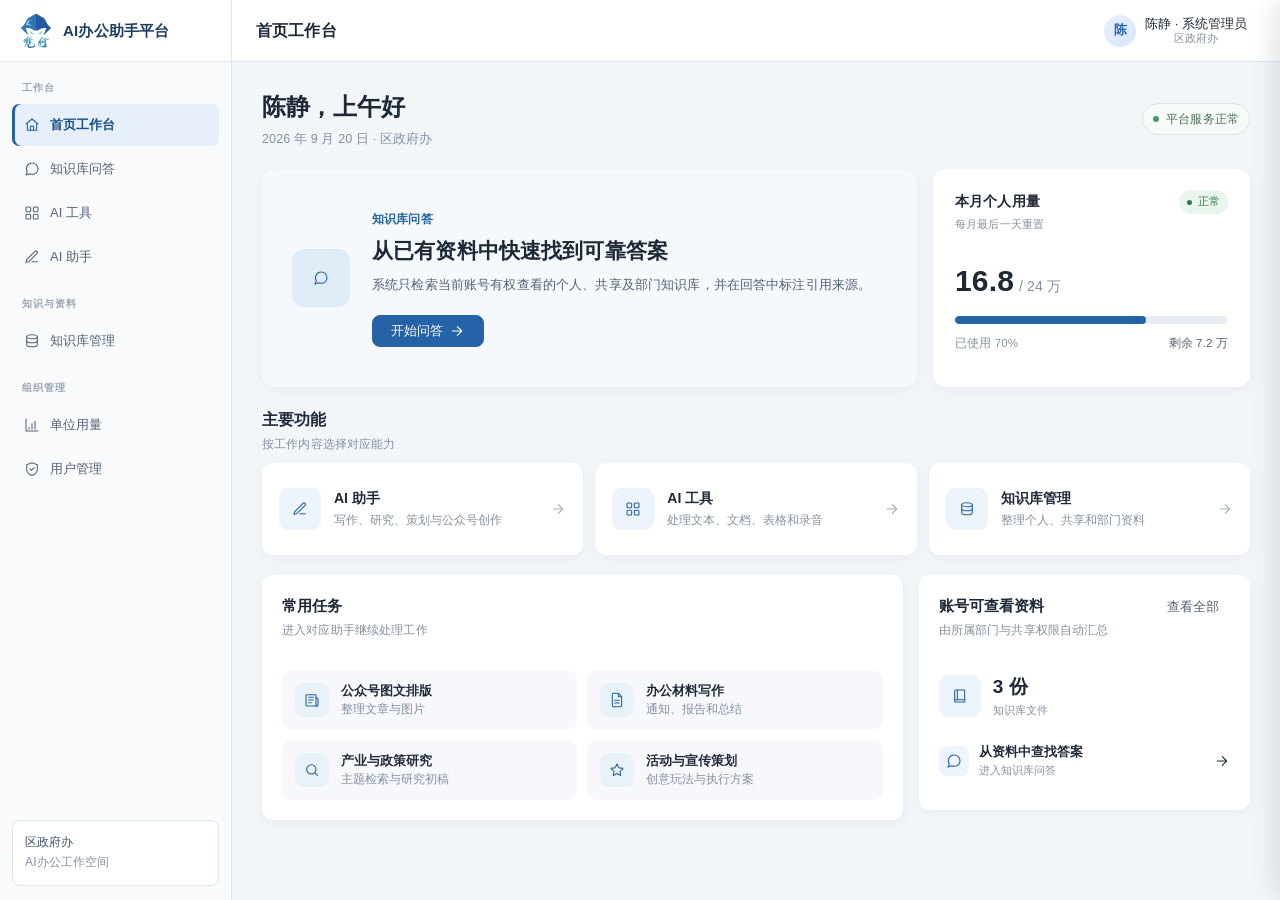
<file: docs/index.html>
<!doctype html>
<html lang="zh-CN">
<head>
  <meta charset="utf-8">
  <meta name="viewport" content="width=device-width,initial-scale=1">
  <meta http-equiv="refresh" content="0; url=./prototypes/index.html">
  <title>AI 办公助手平台</title>
  <script>location.replace('./prototypes/index.html');</script>
</head>
<body>
  <p>正在进入 AI 办公助手平台……</p>
  <p><a href="./prototypes/index.html">如未自动跳转，请点击这里</a></p>
</body>
</html>
</file>
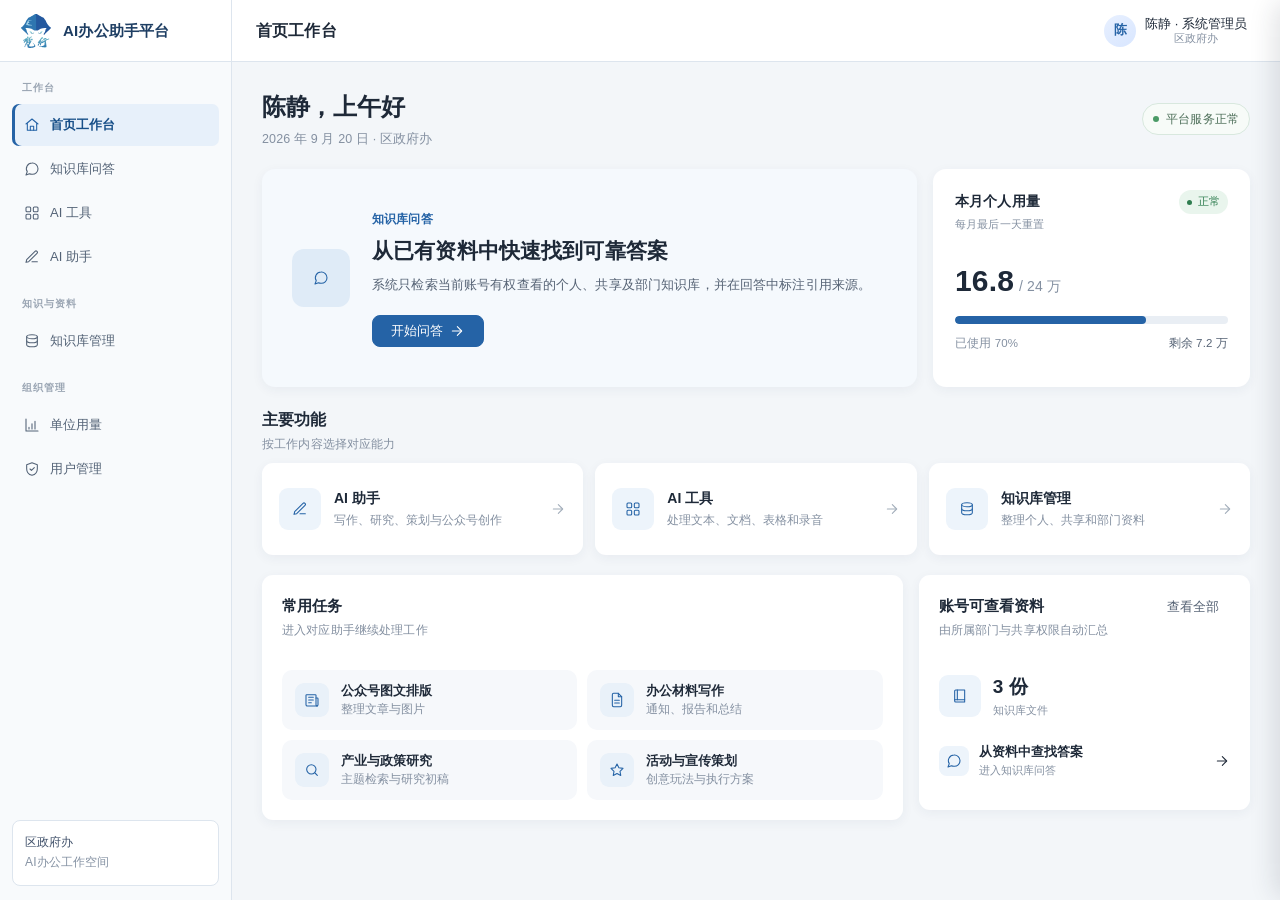
<file: docs/prototypes/index.html>
<!doctype html>
<html lang="zh-CN">
<head>
<meta charset="utf-8">
<meta name="viewport" content="width=device-width,initial-scale=1">
<title>AI办公助手平台</title>
<link rel="icon" type="image/svg+xml" href="./logo-梵行.svg">
<style>
/* ============ 设计 Token：专业蓝融合方案 ============ */
:root{
  --brand:#1856A7; --brand-d:#123F7B; --brand-l:#EAF1FA; --brand-l2:#D3E2F4;
  --bg:#F4F6F9; --surface:#FFFFFF; --surface-2:#FAFBFD;
  --text:#1F2733; --text-2:#5A6675; --text-3:#8A94A3;
  --border:#E3E8EF; --border-2:#EDF1F6;
  --ok:#2E7D4F; --ok-l:#E9F5ED; --warn:#C77A0A; --warn-l:#FDF3E3;
  --err:#C0392B; --err-l:#FBECEA; --purple:#6B4FA8; --purple-l:#F0EBF9;
  --r-s:4px; --r:6px; --r-l:10px;
  --sh-1:0 1px 2px rgba(31,39,51,.06); --sh-2:0 2px 10px rgba(31,39,51,.08);
  --sh-3:0 8px 28px rgba(31,39,51,.14);
  --nav-w:228px; --top-h:56px;
}
*{box-sizing:border-box;margin:0;padding:0}
html,body{height:100%}
body{
  font-family:"PingFang SC","Microsoft YaHei","Source Han Sans SC","Noto Sans CJK SC",sans-serif;
  background:var(--bg); color:var(--text); font-size:14px; line-height:1.6;
  -webkit-font-smoothing:antialiased;
}
button,input,select,textarea{font-family:inherit;font-size:inherit;color:inherit}
button{cursor:pointer;border:none;background:none}
svg.ic{width:16px;height:16px;fill:none;stroke:currentColor;stroke-width:1.6;
  stroke-linecap:round;stroke-linejoin:round;flex:none}
.ic-l{width:20px;height:20px} .ic-xl{width:26px;height:26px} .ic-s{width:13px;height:13px}

/* ============ 应用骨架 ============ */
.app{display:flex;height:100vh;height:100dvh;overflow:hidden}

/* --- 左侧导航 --- */
.side{width:var(--nav-w);flex:none;display:flex;flex-direction:column;
  background:linear-gradient(180deg,#123F7B 0%,#0E3466 100%);color:#DCE7F5}
.side-brand{height:var(--top-h);display:flex;align-items:center;gap:9px;padding:0 16px;
  border-bottom:1px solid rgba(255,255,255,.1);flex:none}
.side-brand .mark{width:34px;height:38px;border-radius:8px;padding:3px;background:rgba(255,255,255,.96);
  display:grid;place-items:center;flex:none;overflow:hidden;box-shadow:0 2px 8px rgba(3,24,59,.18)}
.side-brand .mark img{display:block;width:100%;height:100%;object-fit:contain}
.side-brand b{font-size:14.5px;color:#fff;font-weight:600;letter-spacing:.2px}
.nav{padding:10px 10px 4px}
.nav-t{font-size:11px;color:rgba(220,231,245,.5);padding:8px 8px 5px;letter-spacing:.6px}
.nav-i{display:flex;align-items:center;gap:10px;padding:9px 10px;border-radius:var(--r);
  color:#C9DAEE;font-size:13.5px;margin-bottom:2px;transition:.15s;width:100%;text-align:left}
.nav-i:hover{background:rgba(255,255,255,.09);color:#fff}
.nav-i.on{background:rgba(255,255,255,.16);color:#fff;font-weight:500}
.nav-i .badge{margin-left:auto;font-size:10.5px;background:rgba(255,255,255,.18);
  padding:1px 6px;border-radius:9px}
.side-sp{flex:1;min-height:0;overflow-y:auto;padding:0 10px}
.recent-row{display:flex;align-items:center;border-radius:var(--r);transition:.15s}
.recent-row:hover{background:rgba(255,255,255,.08)}
.recent-i{display:flex;align-items:center;gap:8px;padding:7px 4px 7px 10px;color:rgba(201,218,238,.85);
  font-size:12.5px;min-width:0;flex:1;text-align:left}
.recent-row:hover .recent-i{color:#fff}
.recent-i span{overflow:hidden;text-overflow:ellipsis;white-space:nowrap}
.recent-more{width:24px;height:24px;color:rgba(201,218,238,.45);display:grid;place-items:center;opacity:0}
.recent-row:hover .recent-more{opacity:1}.recent-more:hover{color:#fff}
.side-ft{padding:10px;border-top:1px solid rgba(255,255,255,.1);flex:none}
.side-ft .tip{font-size:11px;color:rgba(220,231,245,.45);line-height:1.5}

/* --- 主区 --- */
.main{flex:1;min-width:0;display:flex;flex-direction:column}
.top{height:var(--top-h);flex:none;background:var(--surface);border-bottom:1px solid var(--border);
  display:flex;align-items:center;padding:0 20px;gap:12px}
.crumb{display:flex;align-items:center;gap:7px;font-size:13px;color:var(--text-3);
  min-width:0;white-space:nowrap;overflow:hidden;text-overflow:ellipsis}
.crumb b{color:var(--text);font-weight:600;font-size:15px}
.crumb .sep{color:var(--border)}
.top-r{margin-left:auto;display:flex;align-items:center;gap:14px;flex:none}
.user{display:flex;align-items:center;gap:9px;padding:4px 8px;border-radius:var(--r);transition:.15s}
.user:hover{background:var(--surface-2)}
.avatar{width:29px;height:29px;border-radius:50%;background:var(--brand-l);color:var(--brand);
  display:grid;place-items:center;font-size:12.5px;font-weight:600;flex:none}
.user .nm{font-size:13px;font-weight:500;line-height:1.25}
.user .dp{font-size:11px;color:var(--text-3);line-height:1.25}
.view{flex:1;min-height:0;overflow-y:auto;overflow-x:hidden}
.pad{width:100%;max-width:1440px;margin:0 auto;padding:22px 26px}
.pad-lg{width:100%;max-width:1320px;margin:0 auto;padding:26px 30px}

/* ============ 通用组件 ============ */
.btn{display:inline-flex;align-items:center;justify-content:center;gap:6px;height:32px;padding:0 14px;
  border-radius:var(--r);font-size:13px;background:var(--surface);border:1px solid var(--border);
  color:var(--text-2);transition:.15s;white-space:nowrap}
.btn:hover{border-color:var(--brand);color:var(--brand);background:var(--brand-l)}
.btn:active{transform:translateY(.5px)}
.btn.pri{background:var(--brand);border-color:var(--brand);color:#fff;font-weight:500}
.btn.pri:hover{background:var(--brand-d);border-color:var(--brand-d);color:#fff}
.btn.sm{height:27px;padding:0 10px;font-size:12.5px}
.btn.lg{height:38px;padding:0 20px;font-size:14px}
.btn.dgr:hover{border-color:var(--err);color:var(--err);background:var(--err-l)}
.btn:disabled,.btn.dis{opacity:.45;cursor:not-allowed;background:var(--surface-2)}
.btn:disabled:hover,.btn.dis:hover{border-color:var(--border);color:var(--text-2);background:var(--surface-2)}
.btn.gho{border-color:transparent;background:transparent}
.btn.gho:hover{background:var(--brand-l)}

.card{background:var(--surface);border:1px solid var(--border);border-radius:var(--r-l);box-shadow:var(--sh-1)}
.card-h{padding:14px 18px;border-bottom:1px solid var(--border-2);display:flex;align-items:center;gap:10px}
.card-h h3{font-size:14.5px;font-weight:600}
.card-h .more{margin-left:auto}
.card-b{padding:18px}

.tag{display:inline-flex;align-items:center;gap:4px;height:21px;padding:0 7px;border-radius:var(--r-s);
  font-size:11.5px;background:var(--surface-2);color:var(--text-2);border:1px solid var(--border-2);white-space:nowrap}
.tag.b{background:var(--brand-l);color:var(--brand);border-color:var(--brand-l2)}
.tag.g{background:var(--ok-l);color:var(--ok);border-color:#CDE7D7}
.tag.y{background:var(--warn-l);color:var(--warn);border-color:#F3E0BE}
.tag.r{background:var(--err-l);color:var(--err);border-color:#F2CFCA}
.tag.p{background:var(--purple-l);color:var(--purple);border-color:#DCD1EF}
.dot{width:6px;height:6px;border-radius:50%;background:currentColor;flex:none}

.sec-t{font-size:13px;font-weight:600;color:var(--text-2);margin-bottom:11px;
  display:flex;align-items:center;gap:8px}
.sec-t .cnt{font-weight:400;color:var(--text-3);font-size:12px}
.sec-t .ln{flex:1;height:1px;background:var(--border-2)}

.fld{margin-bottom:15px}
.fld label{display:block;font-size:12.5px;color:var(--text-2);margin-bottom:6px;font-weight:500}
.fld label .req{color:var(--err);margin-left:2px}
.inp,.sel,.ta{width:100%;height:34px;padding:0 11px;border:1px solid var(--border);
  border-radius:var(--r);background:var(--surface);transition:.15s;font-size:13.5px}
.ta{height:auto;padding:9px 11px;resize:vertical;line-height:1.7}
.inp:focus,.sel:focus,.ta:focus{outline:none;border-color:var(--brand);box-shadow:0 0 0 3px var(--brand-l)}
.inp::placeholder,.ta::placeholder{color:var(--text-3)}
.sel{appearance:none;background-image:url("data:image/svg+xml;charset=utf8,%3Csvg xmlns='http://www.w3.org/2000/svg' width='12' height='12' viewBox='0 0 24 24' fill='none' stroke='%238A94A3' stroke-width='2.4' stroke-linecap='round'%3E%3Cpath d='M6 9l6 6 6-6'/%3E%3C/svg%3E");
  background-repeat:no-repeat;background-position:right 11px center;padding-right:30px}
.chips{display:flex;flex-wrap:wrap;gap:7px}
.chip{display:inline-flex;align-items:center;gap:5px;height:29px;padding:0 11px;border-radius:15px;
  border:1px solid var(--border);background:var(--surface);font-size:12.5px;color:var(--text-2);transition:.15s}
.chip:hover{border-color:var(--brand);color:var(--brand)}
.chip.on{background:var(--brand-l);border-color:var(--brand);color:var(--brand);font-weight:500}
.chk{width:14px;height:14px;border:1.5px solid var(--border);border-radius:3px;display:grid;place-items:center;
  flex:none;background:var(--surface);transition:.15s}
.chip.on .chk,.chk.on{background:var(--brand);border-color:var(--brand);color:#fff}
.chk svg{width:10px;height:10px;stroke-width:3;opacity:0}
.chip.on .chk svg,.chk.on svg{opacity:1}
.swt{width:34px;height:19px;border-radius:10px;background:var(--border);position:relative;transition:.18s;flex:none}
.swt::after{content:"";position:absolute;top:2px;left:2px;width:15px;height:15px;border-radius:50%;
  background:#fff;box-shadow:var(--sh-1);transition:.18s}
.swt.on{background:var(--brand)} .swt.on::after{transform:translateX(15px)}

/* --- 表格 --- */
.tbl{width:100%;border-collapse:collapse;font-size:13px}
.tbl th{text-align:left;padding:9px 12px;background:var(--surface-2);color:var(--text-2);
  font-weight:600;font-size:12.5px;border-bottom:1px solid var(--border);white-space:nowrap}
.tbl td{padding:10px 12px;border-bottom:1px solid var(--border-2);vertical-align:middle}
.tbl tbody tr{transition:.12s}
.tbl tbody tr:hover{background:var(--brand-l)}
.tbl .num{font-variant-numeric:tabular-nums;color:var(--text-2)}
.tbl .fname{display:flex;align-items:center;gap:8px;font-weight:500}
.tbl .acts{display:flex;gap:2px;opacity:.35;transition:.15s}
.tbl tr:hover .acts{opacity:1}
.lnk{color:var(--brand);cursor:pointer}
.lnk:hover{text-decoration:underline}

/* --- 空态 / 加载 / 失败 --- */
.empty{padding:52px 20px;text-align:center;color:var(--text-3)}
.empty .eic{width:52px;height:52px;border-radius:50%;background:var(--surface-2);color:var(--border);
  display:grid;place-items:center;margin:0 auto 14px;border:1px solid var(--border-2)}
.empty h4{font-size:14px;color:var(--text-2);margin-bottom:5px;font-weight:600}
.empty p{font-size:12.5px;line-height:1.7}
.skel{background:linear-gradient(90deg,var(--border-2) 25%,#F6F8FB 37%,var(--border-2) 63%);
  background-size:400% 100%;animation:sk 1.3s ease infinite;border-radius:var(--r-s);height:11px}
@keyframes sk{0%{background-position:100% 50%}100%{background-position:0 50%}}
.spin{width:14px;height:14px;border:2px solid var(--brand-l2);border-top-color:var(--brand);
  border-radius:50%;animation:sp .7s linear infinite;flex:none}
@keyframes sp{to{transform:rotate(360deg)}}

/* --- 提示条 --- */
.toast{position:fixed;left:50%;top:22px;transform:translate(-50%,-16px);z-index:99;
  background:#1F2733;color:#fff;padding:9px 17px;border-radius:var(--r);font-size:13px;
  box-shadow:var(--sh-3);opacity:0;pointer-events:none;transition:.22s;display:flex;align-items:center;gap:8px}
.toast.on{opacity:1;transform:translate(-50%,0)}
.toast.ok{background:#1D6B44} .toast.warn{background:#A9660B} .toast.err{background:#A63325}

/* --- 抽屉 / 弹窗 --- */
.mask{position:fixed;inset:0;background:rgba(20,28,40,.42);z-index:60;opacity:0;pointer-events:none;transition:.2s}
.mask.on{opacity:1;pointer-events:auto}
.drawer{position:fixed;top:0;right:0;bottom:0;width:456px;background:var(--surface);z-index:61;
  transform:translateX(100%);transition:.26s cubic-bezier(.4,0,.2,1);display:flex;flex-direction:column;
  box-shadow:-6px 0 26px rgba(31,39,51,.13)}
.drawer.on{transform:none}
.dlg{position:fixed;left:50%;top:50%;transform:translate(-50%,-46%) scale(.97);z-index:61;
  background:var(--surface);border-radius:var(--r-l);box-shadow:var(--sh-3);width:600px;max-height:84vh;
  display:flex;flex-direction:column;opacity:0;pointer-events:none;transition:.2s}
.dlg.on{opacity:1;pointer-events:auto;transform:translate(-50%,-50%) scale(1)}
.pnl-h{padding:15px 20px;border-bottom:1px solid var(--border-2);display:flex;align-items:center;gap:10px;flex:none}
.pnl-h h3{font-size:15px;font-weight:600}
.pnl-h .x{margin-left:auto;width:28px;height:28px;border-radius:var(--r);display:grid;place-items:center;color:var(--text-3)}
.pnl-h .x:hover{background:var(--surface-2);color:var(--text)}
.pnl-b{flex:1;min-height:0;overflow-y:auto;padding:20px}
.pnl-f{padding:13px 20px;border-top:1px solid var(--border-2);display:flex;gap:9px;justify-content:flex-end;flex:none}

/* ============ 首页工作台 ============ */
.hero{display:flex;align-items:flex-end;gap:16px;margin-bottom:20px}
.hero h1{font-size:23px;font-weight:600;letter-spacing:-.2px}
.hero p{color:var(--text-3);font-size:13px;margin-top:3px}
.hero .stats{margin-left:auto;display:flex;gap:26px}
.hero .stats div{text-align:right}
.hero .stats b{display:block;font-size:19px;font-weight:600;color:var(--brand);font-variant-numeric:tabular-nums}
.hero .stats span{font-size:11.5px;color:var(--text-3)}
.ent-grid{display:grid;grid-template-columns:repeat(4,1fr);gap:14px;margin-bottom:24px}
.ent{background:var(--surface);border:1px solid var(--border);border-radius:var(--r-l);padding:18px;
  text-align:left;transition:.18s;box-shadow:var(--sh-1);position:relative;overflow:hidden}
.ent:hover{border-color:var(--brand);box-shadow:var(--sh-2);transform:translateY(-2px)}
.ent .eic{width:38px;height:38px;border-radius:9px;background:var(--brand-l);color:var(--brand);
  display:grid;place-items:center;margin-bottom:13px}
.ent h4{font-size:15px;font-weight:600;margin-bottom:5px}
.ent p{font-size:12.5px;color:var(--text-3);line-height:1.65}
.ent .arw{position:absolute;right:16px;top:20px;color:var(--border);transition:.18s}
.ent:hover .arw{color:var(--brand);transform:translateX(3px)}
.home-2{display:grid;grid-template-columns:1fr 340px;gap:16px}
.quick{display:grid;grid-template-columns:repeat(3,1fr);gap:10px}
.qk{display:flex;align-items:center;gap:10px;padding:11px 13px;border:1px solid var(--border);
  border-radius:var(--r);background:var(--surface);transition:.15s;text-align:left}
.qk:hover{border-color:var(--brand);background:var(--brand-l)}
.qk .qic{width:30px;height:30px;border-radius:7px;background:var(--surface-2);color:var(--text-2);
  display:grid;place-items:center;flex:none;transition:.15s}
.qk:hover .qic{background:var(--surface);color:var(--brand)}
.qk b{font-size:13px;font-weight:500;display:block}
.qk span{font-size:11.5px;color:var(--text-3)}
.rc{display:flex;align-items:center;gap:10px;padding:10px 4px;border-bottom:1px solid var(--border-2)}
.rc:last-child{border-bottom:none}
.rc .ric{width:28px;height:28px;border-radius:6px;display:grid;place-items:center;flex:none}
.rc .txt{flex:1;min-width:0}
.rc b{font-size:13px;font-weight:500;display:block;overflow:hidden;text-overflow:ellipsis;white-space:nowrap}
.rc span{font-size:11.5px;color:var(--text-3)}

/* ============ 对话页 ============ */
.chat{display:flex;flex-direction:column;height:100%}
.chat-bar{padding:11px 26px;background:var(--surface);border-bottom:1px solid var(--border);
  display:flex;align-items:center;gap:10px;flex:none}
.chat-bar .lb{font-size:12.5px;color:var(--text-2);font-weight:500;flex:none}
.chat-body{flex:1;min-height:0;overflow-y:auto;padding:24px 0}
.chat-in{width:100%;max-width:820px;margin:0 auto;padding:0 26px}
.msg{margin-bottom:26px}
.msg-u{display:flex;justify-content:flex-end}
.msg-u .bub{background:var(--brand);color:#fff;padding:10px 15px;border-radius:12px 12px 3px 12px;
  max-width:76%;font-size:14px;line-height:1.7}
.msg-a{display:flex;gap:12px}
.ava-a{width:30px;height:30px;border-radius:7px;background:var(--brand-l);color:var(--brand);
  display:grid;place-items:center;flex:none}
.msg-a .bd{flex:1;min-width:0}
.ans{background:var(--surface);border:1px solid var(--border);border-radius:3px 12px 12px 12px;
  padding:15px 17px;font-size:14px;line-height:1.85;box-shadow:var(--sh-1)}
.ans p{margin-bottom:9px} .ans p:last-child{margin-bottom:0}
.ans ol,.ans ul{margin:8px 0 9px 19px} .ans li{margin-bottom:5px}
.ans strong{font-weight:600;color:var(--brand-d)}
.ans .sup{display:inline-flex;align-items:center;justify-content:center;min-width:15px;height:15px;
  padding:0 3px;border-radius:3px;background:var(--brand-l);color:var(--brand);font-size:10.5px;
  font-weight:600;vertical-align:2px;margin:0 1px;cursor:pointer;transition:.15s}
.ans .sup:hover{background:var(--brand);color:#fff}
.src{margin-top:13px;padding-top:12px;border-top:1px dashed var(--border)}
.src-t{font-size:11.5px;color:var(--text-3);margin-bottom:8px;display:flex;align-items:center;gap:5px}
.src-l{display:flex;flex-direction:column;gap:6px}
.src-i{display:flex;align-items:flex-start;gap:9px;padding:8px 11px;border:1px solid var(--border);
  border-radius:var(--r);background:var(--surface-2);text-align:left;transition:.15s;width:100%}
.src-i:hover{border-color:var(--brand);background:var(--brand-l)}
.src-i .n{width:16px;height:16px;border-radius:3px;background:var(--brand-l2);color:var(--brand-d);
  font-size:10.5px;font-weight:600;display:grid;place-items:center;flex:none;margin-top:2px}
.src-i .info{flex:1;min-width:0}
.src-i b{font-size:12.5px;font-weight:500;display:block;margin-bottom:2px}
.src-i .frag{font-size:11.5px;color:var(--text-3);line-height:1.6;
  display:-webkit-box;-webkit-line-clamp:2;-webkit-box-orient:vertical;overflow:hidden}
.src-i .meta{font-size:11px;color:var(--text-3);margin-top:3px;display:flex;gap:9px}
.acts-row{display:flex;align-items:center;gap:4px;margin-top:9px}
.aicon{width:27px;height:27px;border-radius:var(--r);display:grid;place-items:center;
  color:var(--text-3);transition:.15s}
.aicon:hover{background:var(--brand-l);color:var(--brand)}
.aicon.on{color:var(--brand);background:var(--brand-l)}
.aicon.on-r{color:var(--err);background:var(--err-l)}
.followup{margin-top:11px;display:flex;flex-wrap:wrap;gap:7px}
.fu{padding:6px 11px;border:1px solid var(--border);border-radius:14px;background:var(--surface);
  font-size:12.5px;color:var(--brand);transition:.15s}
.fu:hover{background:var(--brand-l);border-color:var(--brand)}
.nohit{border-left:3px solid var(--warn);background:var(--warn-l);border-color:#F3E0BE}
.nohit .hint{margin-top:10px;padding-top:9px;border-top:1px dashed #E8CFA3;font-size:12.5px;color:#8A5A08}
.chat-ft{flex:none;padding:14px 0 20px;background:linear-gradient(180deg,rgba(244,246,249,0),var(--bg) 22%)}
.composer{max-width:820px;margin:0 auto;padding:0 26px}
.cmp-box{background:var(--surface);border:1px solid var(--border);border-radius:var(--r-l);
  box-shadow:var(--sh-2);transition:.15s;overflow:hidden}
.cmp-box:focus-within{border-color:var(--brand);box-shadow:0 0 0 3px var(--brand-l),var(--sh-2)}
.cmp-box textarea{width:100%;border:none;padding:13px 15px 5px;resize:none;height:52px;
  font-size:14px;line-height:1.6;background:transparent}
.cmp-box textarea:focus{outline:none}
.cmp-bar{display:flex;align-items:center;gap:7px;padding:6px 10px 9px 13px}
.cmp-bar .kb{margin-left:auto;font-size:11px;color:var(--text-3)}
.send{width:31px;height:31px;border-radius:var(--r);background:var(--brand);color:#fff;
  display:grid;place-items:center;transition:.15s}
.send:hover{background:var(--brand-d)}
.send:disabled{background:var(--border);cursor:not-allowed}
.starter{max-width:820px;margin:0 auto;padding:0 26px}
.starter .wel{text-align:center;padding:46px 0 30px}
.starter .wel .lg{width:52px;height:52px;border-radius:13px;background:var(--brand-l);color:var(--brand);
  display:grid;place-items:center;margin:0 auto 16px}
.starter .wel h2{font-size:20px;font-weight:600;margin-bottom:7px}
.starter .wel p{color:var(--text-3);font-size:13px}
.ex-grid{display:grid;grid-template-columns:1fr 1fr;gap:10px}
.ex{padding:13px 15px;border:1px solid var(--border);border-radius:var(--r);background:var(--surface);
  text-align:left;transition:.15s;display:flex;gap:10px;align-items:flex-start}
.ex:hover{border-color:var(--brand);box-shadow:var(--sh-1);background:var(--brand-l)}
.ex .exi{color:var(--text-3);margin-top:2px;flex:none}
.ex:hover .exi{color:var(--brand)}
.ex b{font-size:13px;font-weight:500;display:block;line-height:1.55}
.ex span{font-size:11.5px;color:var(--text-3)}

/* ============ 工具 / 助手广场 ============ */
.sq-top{display:flex;align-items:center;gap:12px;margin-bottom:22px}
.sq-top h2{font-size:19px;font-weight:600}
.sq-top p{font-size:12.5px;color:var(--text-3);margin-top:2px}
.search{position:relative;margin-left:auto;width:236px}
.search .ic{position:absolute;left:10px;top:50%;transform:translateY(-50%);color:var(--text-3)}
.search input{padding-left:32px}
.sq-grid{display:grid;grid-template-columns:repeat(3,1fr);gap:13px;margin-bottom:26px}
.tool{background:var(--surface);border:1px solid var(--border);border-radius:var(--r-l);padding:16px;
  text-align:left;transition:.18s;box-shadow:var(--sh-1);position:relative;display:flex;gap:13px}
.tool:hover{border-color:var(--brand);box-shadow:var(--sh-2);transform:translateY(-2px)}
.tool .tic{width:40px;height:40px;border-radius:9px;display:grid;place-items:center;flex:none;
  background:var(--brand-l);color:var(--brand)}
.tool .tb{flex:1;min-width:0}
.tool h4{font-size:14.5px;font-weight:600;margin-bottom:4px;display:flex;align-items:center;gap:6px}
.tool p{font-size:12.5px;color:var(--text-3);line-height:1.65}
.tool .fav{position:absolute;right:13px;top:13px;color:var(--border);transition:.15s}
.tool .fav:hover,.tool .fav.on{color:#D9A404}
.tool.soon{opacity:.62;cursor:not-allowed;background:var(--surface-2);border-style:dashed}
.tool.soon:hover{transform:none;box-shadow:var(--sh-1);border-color:var(--border)}
.tool.soon .tic{background:var(--surface);color:var(--text-3)}
.tool.p1{border-left:none}
.tool .tic.g{background:var(--ok-l);color:var(--ok)}
.tool .tic.y{background:var(--warn-l);color:var(--warn)}
.tool .tic.p{background:var(--purple-l);color:var(--purple)}
.tool .tic.r{background:var(--err-l);color:var(--err)}

/* ============ 工具工作台 ============ */
.wb{display:flex;height:100%}
.wb-l{width:46%;min-width:400px;border-right:1px solid var(--border);background:var(--surface);
  display:flex;flex-direction:column}
.wb-r{flex:1;min-width:0;display:flex;flex-direction:column;background:var(--surface-2)}
.wb-h{padding:13px 20px;border-bottom:1px solid var(--border-2);display:flex;align-items:center;gap:9px;flex:none}
.wb-h h3{font-size:14px;font-weight:600}
.wb-h .rt{margin-left:auto;display:flex;gap:6px}
.wb-b{flex:1;min-height:0;overflow-y:auto;padding:18px 20px}
.wb-f{padding:12px 20px;border-top:1px solid var(--border-2);display:flex;align-items:center;gap:9px;flex:none;background:var(--surface)}
.drop{border:1.5px dashed var(--border);border-radius:var(--r-l);padding:34px 20px;text-align:center;
  background:var(--surface-2);transition:.18s;cursor:pointer}
.drop:hover{border-color:var(--brand);background:var(--brand-l)}
.drop .dic{width:44px;height:44px;border-radius:50%;background:var(--surface);color:var(--brand);
  display:grid;place-items:center;margin:0 auto 12px;border:1px solid var(--border)}
.drop b{font-size:14px;font-weight:500;display:block;margin-bottom:5px}
.drop p{font-size:12px;color:var(--text-3);line-height:1.7}
.file-i{display:flex;align-items:center;gap:11px;padding:11px 13px;border:1px solid var(--border);
  border-radius:var(--r);background:var(--surface);margin-bottom:9px}
.file-i .fic{width:34px;height:34px;border-radius:7px;display:grid;place-items:center;flex:none;
  background:var(--err-l);color:var(--err)}
.file-i .fic.w{background:var(--brand-l);color:var(--brand)}
.file-i .fic.a{background:var(--purple-l);color:var(--purple)}
.file-i .fi{flex:1;min-width:0}
.file-i b{font-size:13px;font-weight:500;display:block;overflow:hidden;text-overflow:ellipsis;white-space:nowrap}
.file-i span{font-size:11.5px;color:var(--text-3)}
.res{background:var(--surface);border:1px solid var(--border);border-radius:var(--r-l);padding:20px 22px;
  font-size:14px;line-height:1.9;box-shadow:var(--sh-1)}
.res h4{font-size:15px;font-weight:600;margin:16px 0 8px}
.res h4:first-child{margin-top:0}
.res p{margin-bottom:10px} .res ul,.res ol{margin:8px 0 11px 20px} .res li{margin-bottom:5px}
.res .doc-title{text-align:center;font-size:19px;font-weight:600;color:#C0392B;
  font-family:"STZhongsong","SimSun",serif;letter-spacing:2px;margin-bottom:6px}
.res .doc-no{text-align:center;font-size:13px;color:var(--text-2);margin-bottom:16px;
  padding-bottom:13px;border-bottom:2px solid #C0392B}
.res .doc-body{font-family:"STFangsong","FangSong",serif;font-size:15.5px;line-height:2.1;text-indent:2em}
.res .doc-sign{text-align:right;margin-top:26px;line-height:2;font-size:14.5px}
.tabs{display:flex;gap:3px;border-bottom:1px solid var(--border);padding:0 20px;background:var(--surface);flex:none}
.tab{padding:10px 14px;font-size:13.5px;color:var(--text-2);border-bottom:2px solid transparent;
  transition:.15s;margin-bottom:-1px}
.tab:hover{color:var(--brand)}
.tab.on{color:var(--brand);border-bottom-color:var(--brand);font-weight:500}
.diff-add{background:#E6F4EB;color:#1D6B44;padding:1px 2px;border-radius:2px}
.diff-del{background:#FBECEA;color:#A63325;text-decoration:line-through;padding:1px 2px;border-radius:2px}

/* ============ 写作工作台 ============ */
.editor{flex:1;min-height:0;overflow-y:auto;padding:30px 44px;background:var(--surface-2)}
.paper{background:var(--surface);border:1px solid var(--border);border-radius:var(--r);
  box-shadow:var(--sh-2);padding:46px 54px;min-height:100%;max-width:800px;margin:0 auto}
.paper:focus{outline:none}
.paper .ti{text-align:center;font-size:21px;font-weight:600;line-height:1.7;margin-bottom:8px;
  font-family:"STZhongsong","SimSun",serif}
.paper .sub{text-align:center;font-size:13px;color:var(--text-3);margin-bottom:26px}
.paper p{font-family:"STFangsong","FangSong",serif;font-size:16px;line-height:2.15;text-indent:2em;margin-bottom:13px}
.paper h5{font-family:"STZhongsong","SimSun",serif;font-size:16.5px;font-weight:600;
  margin:20px 0 10px;text-indent:2em}
.paper .sign{text-align:right;margin-top:34px;line-height:2.1;font-size:15px;font-family:"STFangsong","FangSong",serif}
.ed-bar{padding:9px 20px;border-bottom:1px solid var(--border-2);display:flex;align-items:center;gap:7px;
  flex:none;background:var(--surface)}
.ed-bar .wc{margin-left:auto;font-size:11.5px;color:var(--text-3);font-variant-numeric:tabular-nums}
.chat-side{width:400px;flex:none;border-right:1px solid var(--border);background:var(--surface);
  display:flex;flex-direction:column}
.cs-body{flex:1;min-height:0;overflow-y:auto;padding:18px}
.cs-msg{margin-bottom:17px}
.cs-msg.u{display:flex;justify-content:flex-end}
.cs-msg.u .b{background:var(--brand);color:#fff;padding:8px 12px;border-radius:10px 10px 3px 10px;
  max-width:82%;font-size:13px;line-height:1.7}
.cs-msg.a .b{background:var(--surface-2);border:1px solid var(--border-2);padding:10px 13px;
  border-radius:3px 10px 10px 10px;font-size:13px;line-height:1.75}
.cs-msg.a .b b{color:var(--brand-d)}

/* ============ 产业与政策研究 ============ */
.research-flow{display:grid;grid-template-columns:repeat(4,minmax(0,1fr));gap:8px;margin:0 0 16px}
.research-flow .step{position:relative;min-height:74px;padding:12px 13px;border:1px solid var(--border);
  border-radius:var(--r);background:var(--surface);box-shadow:var(--sh-1)}
.research-flow .step:after{content:"";position:absolute;right:-9px;top:36px;width:9px;height:1px;background:var(--border)}
.research-flow .step:last-child:after{display:none}
.research-flow i{width:22px;height:22px;border-radius:50%;display:grid;place-items:center;background:var(--brand-l);
  color:var(--brand);font-style:normal;font-size:11px;font-weight:700;margin-bottom:7px}
.research-flow b{display:block;font-size:12.5px}.research-flow span{display:block;margin-top:2px;color:var(--text-3);font-size:10.5px;line-height:1.45}
.research-form-grid{display:grid;grid-template-columns:1fr 1fr;gap:0 14px}.research-form-grid .wide{grid-column:1/-1}
.research-scope{display:grid;grid-template-columns:repeat(2,minmax(0,1fr));gap:8px}
.research-scope .chip{height:auto;min-height:42px;border-radius:var(--r);justify-content:flex-start;padding:8px 11px;text-align:left;line-height:1.45}
.research-note{display:flex;align-items:flex-start;gap:8px;margin-top:12px;padding:10px 12px;border:1px solid #CDE7D7;
  border-radius:var(--r);background:var(--ok-l);color:#326A49;font-size:12px;line-height:1.65}
.research-source-panel{margin-top:5px;padding-top:12px;border-top:1px solid var(--border-2)}
.research-source-head{display:flex;align-items:center;justify-content:space-between;margin-bottom:8px;font-size:12px}
.research-source-head span{color:var(--ok);font-size:11px}.research-source-list{display:flex;flex-direction:column;gap:6px}
.research-source-card{display:block;padding:8px 9px;border:1px solid var(--border);border-radius:var(--r);background:#fff;
  color:var(--text-2);text-decoration:none;transition:.15s}
.research-source-card:hover{border-color:var(--brand);background:var(--brand-l)}
.research-source-card b{display:block;color:var(--text);font-size:11.5px;line-height:1.5}
.research-source-card span{display:block;margin-top:2px;color:var(--text-3);font-size:10.5px}
.paper .research-article p{font-family:"PingFang SC","Microsoft YaHei",sans-serif;font-size:15px;line-height:2;text-indent:2em}
.paper .research-article h5{font-family:"PingFang SC","Microsoft YaHei",sans-serif;font-size:17px;line-height:1.75;
  text-indent:0;margin:28px 0 11px;padding-left:11px;border-left:3px solid var(--brand)}
.paper .research-kicker{text-align:center;color:var(--brand);font-size:11px;font-weight:600;letter-spacing:1.4px;margin-bottom:8px}
.paper .research-lead{margin:22px 0 18px;padding:17px 19px;border-top:1px solid var(--brand-l2);
  border-bottom:1px solid var(--brand-l2);background:#F7FAFE;color:#334D6E;font-weight:500;text-indent:0!important}
.paper .research-stat-grid{display:grid;grid-template-columns:repeat(4,minmax(0,1fr));gap:7px;margin:18px 0 22px}
.paper .research-stat{padding:11px 8px;border:1px solid var(--border);border-radius:var(--r);background:var(--surface-2);text-align:center}
.paper .research-stat b{display:block;color:var(--brand-d);font-size:17px}.paper .research-stat span{display:block;margin-top:2px;color:var(--text-3);font-size:10.5px}
.paper .research-summary{padding:16px 18px;border-left:4px solid var(--brand);background:var(--brand-l);font-weight:500;text-indent:0!important}
.paper .research-ref{font-family:inherit;font-size:10px}.paper .research-ref a{color:var(--brand);text-decoration:none}
.paper .research-sources{margin-top:30px;padding-top:17px;border-top:1px solid var(--border);font-size:11.5px;color:var(--text-3)}
.paper .research-sources b{display:block;color:var(--text-2);margin-bottom:8px}.paper .research-sources ol{padding-left:18px}
.paper .research-sources li{margin-bottom:6px;line-height:1.6}.paper .research-sources a{color:var(--brand);text-decoration:none}

/* ============ 活动与宣传策划 ============ */
.plan-studio-shell{padding-top:18px;padding-bottom:18px}
.plan-studio-shell .sq-top{margin-bottom:12px}.plan-studio-shell .sec-t{margin-bottom:8px}
.plan-context{display:flex;align-items:center;gap:12px;padding:10px 13px;border:1px solid var(--border);border-radius:var(--r-l);
  background:var(--surface);box-shadow:var(--sh-1);margin-bottom:12px;min-width:0}
.plan-context>b{font-size:14px;white-space:nowrap;overflow:hidden;text-overflow:ellipsis;margin-right:auto}
.plan-context .plan-brief{margin-top:0;flex-wrap:nowrap;justify-content:flex-end;min-width:0}
.plan-context .plan-brief span{white-space:nowrap;max-width:280px;overflow:hidden;text-overflow:ellipsis}
.plan-direction-grid{display:grid;grid-template-columns:repeat(3,minmax(0,1fr));gap:12px}
.plan-direction{position:relative;padding:13px 14px;border:1px solid var(--border);border-radius:var(--r-l);background:var(--surface);
  text-align:left;box-shadow:var(--sh-1);transition:.16s;min-height:0}
.plan-direction:hover{border-color:#D19A45;transform:translateY(-2px);box-shadow:var(--sh-2)}
.plan-direction.on{border-color:#C27618;background:#FFFAF2;box-shadow:0 0 0 2px #F7E6C9}
.plan-direction .plan-pick{position:absolute;right:13px;top:13px;width:20px;height:20px;border-radius:50%;border:1.5px solid var(--border);
  display:grid;place-items:center;color:#fff;background:#fff}
.plan-direction.on .plan-pick{border-color:#C27618;background:#C27618}
.plan-direction .plan-pick svg{width:12px;height:12px;opacity:0}.plan-direction.on .plan-pick svg{opacity:1}
.plan-direction .tag{margin-bottom:8px}.plan-direction h3{font-size:16px;margin-bottom:4px;padding-right:24px}
.plan-direction .theme{font-size:12px;color:#996315;line-height:1.5;margin-bottom:7px}
.plan-direction ul{padding-left:17px;color:var(--text-2);font-size:12px;line-height:1.55}
.plan-direction li{margin-bottom:3px}.plan-direction li:last-child{margin-bottom:0}
.plan-direction .why{margin-top:7px;padding-top:7px;border-top:1px solid #F0DFC4;color:var(--text-3);font-size:11px;line-height:1.45;
  display:-webkit-box;-webkit-line-clamp:2;-webkit-box-orient:vertical;overflow:hidden}
.plan-brief{display:flex;flex-wrap:wrap;gap:7px;margin-top:9px}.plan-brief span{padding:5px 9px;border-radius:13px;background:var(--surface-2);
  color:var(--text-2);font-size:11.5px}
.plan-rule{display:flex;align-items:flex-start;gap:8px;padding:10px 12px;border:1px solid #F1D6AD;border-radius:var(--r);
  background:var(--warn-l);color:#805611;font-size:12px;line-height:1.65}
.plan-studio-shell .plan-rule{margin-top:10px!important;padding:8px 11px;line-height:1.5}
.plan-actions{display:flex;gap:10px;margin-top:12px}
.paper .plan-article p{font-family:"PingFang SC","Microsoft YaHei",sans-serif;font-size:15px;line-height:2;text-indent:2em}
.paper .plan-article h5{font-family:"PingFang SC","Microsoft YaHei",sans-serif;font-size:17px;line-height:1.7;
  margin:27px 0 10px;padding-left:11px;border-left:3px solid #C27618}
.paper .plan-article h6{font-size:14px;margin:18px 0 8px;color:#8B5912}.paper .plan-article ul,.paper .plan-article ol{padding-left:22px}
.paper .plan-article li{font-size:14px;line-height:1.9;margin-bottom:5px}.paper .plan-lead{margin:20px 0;padding:15px 18px;
  background:#FFFAF2;border-top:1px solid #F0D7AE;border-bottom:1px solid #F0D7AE;text-indent:0!important;color:#59492F}
.paper .plan-stage-grid{display:grid;grid-template-columns:repeat(3,minmax(0,1fr));gap:8px;margin:14px 0 18px}
.paper .plan-stage{padding:12px;border:1px solid var(--border);border-radius:var(--r);background:var(--surface-2)}
.paper .plan-stage b{display:block;color:#8B5912;font-size:13px;margin-bottom:5px}.paper .plan-stage span{font-size:11.5px;line-height:1.65;color:var(--text-2)}
.paper .plan-confirm{padding:12px 14px;background:var(--warn-l);border-left:3px solid #C27618;text-indent:0!important;color:#6E511F}
.paper .plan-table{width:100%;border-collapse:collapse;margin:13px 0 20px;font-size:11.5px;line-height:1.55}
.paper .plan-table th,.paper .plan-table td{border:1px solid #D9D9D9;padding:8px 9px;text-align:left;vertical-align:top}
.paper .plan-table th{background:#354E6A;color:#fff;font-weight:600}.paper .plan-table tr:nth-child(even) td{background:#F7F9FB}
.paper .plan-foot{margin-top:26px;padding-top:13px;border-top:1px solid var(--border);font-size:11.5px;color:var(--text-3);line-height:1.75}

/* ============ 校核工作台 ============ */
.rv-top{padding:13px 22px;background:var(--surface);border-bottom:1px solid var(--border);
  display:flex;align-items:center;gap:14px;flex:none}
.verdict{display:flex;align-items:center;gap:9px;padding:7px 14px;border-radius:var(--r);
  background:var(--warn-l);border:1px solid #F3E0BE;color:#8A5A08}
.verdict b{font-size:14px;font-weight:600}
.rv-stats{display:flex;gap:8px}
.rv-doc{flex:1;min-width:0;overflow-y:auto;padding:26px 34px;background:var(--surface-2)}
.rv-paper{background:var(--surface);border:1px solid var(--border);border-radius:var(--r);
  box-shadow:var(--sh-1);padding:40px 46px;max-width:730px;margin:0 auto}
.rv-paper .ti{text-align:center;font-size:19px;font-weight:600;font-family:"STZhongsong","SimSun",serif;
  line-height:1.7;margin-bottom:22px}
.rv-paper p{font-family:"STFangsong","FangSong",serif;font-size:15.5px;line-height:2.15;
  text-indent:2em;margin-bottom:12px}
.mk{border-radius:2px;padding:1px 2px;cursor:pointer;transition:.15s;border-bottom:2px solid}
.mk.fmt{background:#EAF1FA;border-color:#1856A7} .mk.typo{background:#FBECEA;border-color:#C0392B}
.mk.word{background:#FDF3E3;border-color:#C77A0A} .mk.pol{background:#F0EBF9;border-color:#6B4FA8}
.mk:hover{filter:brightness(.95)}
.mk.act{box-shadow:0 0 0 2px var(--brand)}
.mk.done{background:#E9F5ED;border-color:#2E7D4F;text-decoration:none}
.rv-side{width:410px;flex:none;border-left:1px solid var(--border);background:var(--surface);
  display:flex;flex-direction:column}
.iss{border:1px solid var(--border);border-radius:var(--r);margin-bottom:11px;overflow:hidden;transition:.16s}
.iss:hover{border-color:var(--brand);box-shadow:var(--sh-1)}
.iss.done{opacity:.6;background:var(--surface-2)}
.iss-h{padding:9px 12px;display:flex;align-items:center;gap:7px;background:var(--surface-2);
  border-bottom:1px solid var(--border-2)}
.iss-h .idx{font-size:11px;color:var(--text-3);font-variant-numeric:tabular-nums}
.iss-b{padding:11px 12px}
.iss-row{display:flex;gap:8px;margin-bottom:7px;font-size:12.5px;line-height:1.65}
.iss-row:last-child{margin-bottom:0}
.iss-row .k{color:var(--text-3);flex:none;width:52px}
.iss-row .v{flex:1;min-width:0;color:var(--text-2)}
.iss-row .v .old{color:var(--err);text-decoration:line-through}
.iss-row .v .new{color:var(--ok);font-weight:500}
.iss-f{padding:8px 12px;border-top:1px solid var(--border-2);display:flex;gap:7px;background:var(--surface-2)}

/* ============ 公众号创作 / 运营分析 ============ */
.phase-note{display:flex;align-items:flex-start;gap:9px;padding:10px 13px;border:1px solid var(--brand-l2);
  background:var(--brand-l);border-radius:var(--r);font-size:12.5px;color:var(--brand-d);line-height:1.7}
.flow-steps{display:grid;grid-template-columns:repeat(2,minmax(0,1fr));gap:8px;margin:16px 0}
.flow-step{display:flex;align-items:center;gap:9px;padding:10px 12px;border:1px solid var(--border);border-radius:var(--r);
  background:var(--surface);color:var(--text-3);text-align:left;transition:.15s;min-width:0}
.flow-step .n{width:22px;height:22px;border-radius:50%;display:grid;place-items:center;flex:none;background:var(--surface-2);
  border:1px solid var(--border);font-size:11px;font-weight:600}
.flow-step b{display:block;font-size:12.5px;font-weight:500;overflow:hidden;text-overflow:ellipsis;white-space:nowrap}
.flow-step.on{border-color:var(--brand);background:var(--brand-l);color:var(--brand)}
.flow-step.done .n{background:var(--ok);border-color:var(--ok);color:#fff}
.wx-compose{display:grid;grid-template-columns:minmax(0,1fr) 390px;gap:16px;align-items:start}
.wx-stage{min-width:0}.wx-preview{position:sticky;top:0;min-width:0}
.source-row{display:grid;grid-template-columns:repeat(3,1fr);gap:9px;margin-bottom:14px}
.source-opt{padding:11px 12px;border:1px solid var(--border);border-radius:var(--r);background:var(--surface-2);text-align:left}
.source-opt{cursor:pointer;transition:.15s;color:var(--text)}
.source-opt:hover,.source-opt.on{border-color:var(--brand);background:var(--brand-l)}
.source-opt b{display:flex;align-items:center;gap:6px;font-size:12.5px;font-weight:600;margin-bottom:3px}
.source-opt span{font-size:11.5px;color:var(--text-3);line-height:1.55}
.source-panel{padding:12px 13px;margin:-5px 0 14px;border:1px solid var(--border);border-radius:var(--r);background:#fff}
.source-panel .source-action{display:flex;gap:8px;align-items:center}.source-panel .source-action .inp{flex:1}
.source-items{display:flex;gap:6px;flex-wrap:wrap;margin-top:9px}.source-item{display:inline-flex;align-items:center;gap:5px;padding:5px 8px;border-radius:4px;background:var(--surface-2);font-size:11.5px;color:var(--text-2)}
.wx-article{padding:24px 28px;min-height:420px;background:#fff;border:1px solid var(--border);border-radius:var(--r);line-height:1.9}
.wx-article:focus{outline:none;border-color:var(--brand);box-shadow:0 0 0 3px var(--brand-l)}
.wx-article h1{font-size:24px;line-height:1.45;margin-bottom:8px}.wx-article .meta{font-size:12px;color:var(--text-3);margin-bottom:20px}
.wx-article h3{font-size:17px;margin:20px 0 8px;color:var(--brand-d)}.wx-article p{margin-bottom:12px;color:#344052}
.wx-gallery{display:grid;grid-template-columns:repeat(2,minmax(0,1fr));gap:10px}
.wx-img-card{border:1px solid var(--border);border-radius:var(--r);overflow:hidden;background:var(--surface);position:relative;transition:.15s;min-width:0}
.wx-img-card:hover{border-color:var(--brand);box-shadow:var(--sh-1)}.wx-img-card.cover{border:2px solid var(--brand)}
.wx-img-card img{display:block;width:100%;aspect-ratio:16/9;object-fit:cover;background:var(--brand-l)}
.wx-img-card>div{padding:8px 9px}.wx-img-card b{display:block;font-size:12px;overflow:hidden;text-overflow:ellipsis;white-space:nowrap}
.wx-img-card span{font-size:11px;color:var(--text-3)}.wx-img-card .cover-tag{position:absolute;left:7px;top:7px;padding:2px 6px;border-radius:3px;background:var(--brand);color:#fff;font-size:10.5px}
.wx-img-actions{display:flex;gap:3px;padding:0 8px 8px!important}.wx-img-actions .btn{flex:1;padding:0 5px}
.phone{width:100%;max-width:354px;margin:0 auto;background:#fff;border:8px solid #27303B;border-radius:28px;overflow:hidden;box-shadow:var(--sh-3)}
.phone-top{height:24px;background:#27303B;position:relative}.phone-top:after{content:"";position:absolute;width:64px;height:6px;border-radius:4px;background:#111820;left:50%;top:5px;transform:translateX(-50%)}
.phone-body{height:590px;overflow-y:auto;padding:0 0 30px;background:#fff}.phone-body h1{font-size:20px;line-height:1.45;margin-bottom:6px}
.phone-meta{font-size:11px;color:#9AA3AE;margin-bottom:15px}.phone-cover{width:100%;aspect-ratio:2.35/1;object-fit:cover;border-radius:3px;margin-bottom:18px;background:var(--brand-l)}
.phone-body h3{font-size:16px;color:var(--brand-d);border-left:4px solid var(--brand);padding-left:8px;margin:19px 0 9px}
.phone-body p{font-size:14px;line-height:1.85;color:#394454;margin-bottom:12px;text-align:justify}.phone-inline{width:100%;aspect-ratio:16/9;object-fit:cover;border-radius:3px;margin:8px 0 16px}
.wx-content{padding:16px}
.wx-content{counter-reset:wxsec}.wx-content h3{counter-increment:wxsec}.wx-content h3:before{content:counter(wxsec,decimal-leading-zero);display:inline-grid;place-items:center;width:25px;height:25px;margin-right:7px;border-radius:50%;background:var(--brand);color:#fff;font-size:11px;vertical-align:1px}
.wx-caption{display:block;text-align:center;font-size:10.5px;color:#9AA3AE;margin:-10px 0 18px}.wx-end{margin:24px 0 0;padding:18px 14px;text-align:center;background:#F5F7FA;color:#6D7C8B}.wx-end b{display:block;color:var(--brand-d);font-size:14px;margin-bottom:5px}.wx-end span{font-size:10.5px;line-height:1.7}
.style-library{display:grid;grid-template-columns:repeat(4,minmax(0,1fr));gap:7px}.style-card{min-width:0;padding:8px;border:1px solid var(--border);border-radius:7px;background:#fff;text-align:left;transition:.15s;color:var(--text)}.style-card:hover,.style-card.on{border-color:var(--brand);background:var(--brand-l)}.style-card b{display:block;margin-top:6px;font-size:11.5px;overflow:hidden;text-overflow:ellipsis;white-space:nowrap}.style-card span{display:block;margin-top:2px;font-size:10px;color:var(--text-3);overflow:hidden;text-overflow:ellipsis;white-space:nowrap}
.style-mini{display:block;height:42px;padding:7px;border-radius:4px;background:#F4F7FA;overflow:hidden}.style-mini:before,.style-mini:after{content:"";display:block;border-radius:2px;background:#9CB7D4}.style-mini:before{width:65%;height:6px;margin-bottom:6px}.style-mini:after{width:88%;height:14px;opacity:.48}.style-card.on .style-mini{background:#DDEBFA}.style-card.on .style-mini:before{background:var(--brand)}
.wx-number-grid{display:grid;grid-template-columns:repeat(3,1fr);gap:6px;margin:2px 0 18px}.wx-number-grid div{padding:10px 4px;text-align:center;border:1px solid color-mix(in srgb,var(--brand) 22%,white);background:color-mix(in srgb,var(--brand) 7%,white);border-radius:5px}.wx-number-grid b{display:block;font-size:18px;color:var(--brand-d)}.wx-number-grid span{font-size:9.5px;color:#788695}
.wx-quote{position:relative;margin:15px 0;padding:15px 14px 13px 34px;background:color-mix(in srgb,var(--brand) 7%,white);color:var(--brand-d);font-size:14px;font-weight:600;line-height:1.75;border-radius:5px}.wx-quote:before{content:"“";position:absolute;left:10px;top:4px;font-size:34px;color:var(--brand);font-family:Georgia,serif}.wx-checklist{padding:13px 14px;margin:17px 0;border:1px solid color-mix(in srgb,var(--brand) 25%,white);border-radius:6px;background:#fff}.wx-checklist b{display:block;margin-bottom:8px;color:var(--brand-d);font-size:13px}.wx-checklist span{display:block;padding:5px 0 5px 19px;position:relative;font-size:11.5px;color:#536274;border-bottom:1px dashed #E3E8ED}.wx-checklist span:last-child{border:0}.wx-checklist span:before{content:"✓";position:absolute;left:1px;color:var(--brand);font-weight:700}.wx-divider{display:flex;align-items:center;gap:8px;margin:19px 0;color:var(--brand)}.wx-divider:before,.wx-divider:after{content:"";height:1px;flex:1;background:color-mix(in srgb,var(--brand) 28%,white)}.wx-divider i{width:7px;height:7px;background:var(--brand);transform:rotate(45deg)}
.wx-work-section{margin-top:15px;padding-top:15px;border-top:1px solid var(--border-2)}.wx-work-title{display:flex;align-items:center;gap:8px;margin-bottom:9px}.wx-work-title b{font-size:13px}.wx-work-title span{margin-left:auto;font-size:11px;color:var(--text-3)}
.gen-summary{display:grid;grid-template-columns:repeat(3,1fr);gap:8px;margin-bottom:14px}.gen-summary div{padding:9px 10px;border:1px solid #CFE2D6;background:#F4FBF7;border-radius:6px}.gen-summary b{display:block;font-size:12px;color:var(--ok);margin-bottom:2px}.gen-summary span{font-size:10.5px;color:var(--text-3)}
.approved-copy{padding:21px 24px;min-height:300px;background:#FAFBFC;border:1px solid var(--border);border-radius:var(--r);line-height:1.95}.approved-copy h3{font-size:15px;margin:18px 0 7px;color:var(--text)}.approved-copy p{font-size:13px;color:#465464;margin-bottom:12px;text-align:justify}.approved-lock{display:flex;align-items:center;gap:7px;margin-bottom:8px;font-size:12px;color:var(--ok)}
.title-candidates{display:grid;gap:8px}.title-choice{padding:11px 12px;border:1px solid var(--border);border-radius:7px;background:#fff;text-align:left;color:var(--text);transition:.15s}.title-choice:hover,.title-choice.on{border-color:var(--brand);background:var(--brand-l)}.title-choice .row{display:flex;gap:8px;align-items:flex-start}.title-choice .radio{width:16px;height:16px;border:1px solid var(--border);border-radius:50%;flex:none;margin-top:2px;background:#fff}.title-choice.on .radio{border:5px solid var(--brand)}.title-choice b{font-size:13px;line-height:1.6}.title-choice small{display:block;margin:5px 0 0 24px;color:var(--text-3);font-size:10.5px;line-height:1.55}.title-source{margin-top:8px;padding:8px 10px;border-radius:5px;background:#F5F7FA;font-size:11px;color:var(--text-3);line-height:1.65}.title-source b{color:var(--text-2);font-size:11px}
.wx-main-title{padding:19px 16px 14px}.wx-main-title h1{font-size:21px;line-height:1.5;color:#202A35;margin:0 0 7px}.wx-main-title .phone-meta{margin:0}.wx-column-poster{position:relative;margin:10px 0 25px;padding:14px 26px;text-align:center;color:#fff;background:var(--brand);font-size:15px;font-weight:650;letter-spacing:1px;clip-path:polygon(7% 0,100% 0,93% 100%,0 100%)}.wx-column-poster:before{content:"";position:absolute;left:7px;top:5px;bottom:5px;width:3px;background:color-mix(in srgb,var(--brand) 60%,white);transform:skew(-13deg)}
.wx-feature-title{position:relative;margin:0 0 23px;padding:4px 8px 11px 14px;border-left:3px solid var(--brand);border-bottom:3px solid var(--brand);font-size:16px;font-weight:700;line-height:1.65;color:var(--brand-d)}.wx-feature-title:after{content:"◆";position:absolute;right:0;top:-3px;color:#F2C94C;font-size:10px;transform:rotate(18deg)}
.phone-body.plain-section .wx-content h3{display:block!important;padding:0!important;margin:20px 0 8px!important;border:0!important;background:none!important;color:#263545!important;text-align:left!important}.phone-body.plain-section .wx-content h3:before{display:none}
.wx-upload-locked{padding:12px 13px;border:1px solid #CFE2D6;border-radius:var(--r);background:#F4FBF7}.wx-upload-locked b{display:flex;align-items:center;gap:6px;font-size:12.5px;color:var(--ok);margin-bottom:4px}.wx-upload-locked p{font-size:11.5px;color:var(--text-3);line-height:1.65}
.visual-candidates{display:grid;grid-template-columns:repeat(3,minmax(0,1fr));gap:9px}.visual-choice{padding:8px;border:1px solid var(--border);border-radius:9px;background:#fff;text-align:left;color:var(--text);transition:.15s;min-width:0}.visual-choice:hover,.visual-choice.on{border-color:var(--brand);box-shadow:0 0 0 2px var(--brand-l)}.visual-choice b{display:block;margin-top:8px;font-size:12.5px}.visual-choice>span{display:block;margin-top:3px;font-size:10.5px;color:var(--text-3);line-height:1.5}.visual-choice small{display:block;margin-top:7px;padding-top:7px;border-top:1px solid var(--border-2);font-size:10px;line-height:1.5;color:#718092}.visual-mini{height:96px;border-radius:6px;position:relative;overflow:hidden;background:#132B43}.visual-mini:before{content:"TOPIC / 主题视觉";position:absolute;left:10px;top:10px;font-size:7px;letter-spacing:1.4px;color:rgba(255,255,255,.75)}.visual-mini:after{content:"";position:absolute;left:10px;right:28px;bottom:18px;height:20px;border-left:2px solid #79E0C1;border-bottom:2px solid #79E0C1}.visual-mini i{position:absolute;right:-16px;top:-18px;width:80px;height:80px;border:1px solid rgba(255,255,255,.25);border-radius:50%;box-shadow:0 0 0 13px rgba(255,255,255,.04),0 0 0 27px rgba(255,255,255,.03)}.visual-mini.coordinates{background:linear-gradient(135deg,#102A43,#155EEF 65%,#6BE0C1)}.visual-mini.blocks{background:linear-gradient(145deg,#FAF6EB 0 48%,#FF6B4A 48% 64%,#20375E 64%)}.visual-mini.blocks:before{color:#20375E}.visual-mini.blocks:after{border-color:#FF6B4A}.visual-mini.blocks i{border-radius:0;transform:rotate(18deg);border-color:rgba(32,55,94,.22);box-shadow:16px 16px 0 rgba(32,55,94,.08)}.visual-mini.editorial{background:linear-gradient(90deg,#F7F3EA 0 70%,#121B24 70%)}.visual-mini.editorial:before{color:#5E6268}.visual-mini.editorial:after{right:42px;border-left-color:#D8483E;border-bottom-color:#D8483E}.visual-mini.editorial i{width:54px;height:54px;right:9px;top:21px;border-color:rgba(255,255,255,.35);box-shadow:none}
.visual-mini.flow{background:radial-gradient(circle at 82% 18%,#7FF1D2 0 10%,transparent 11%),linear-gradient(145deg,#252052,#6C4DFF 58%,#1DB9A5)}.visual-mini.flow:after{border-color:#7FF1D2;border-radius:50%}.visual-mini.type{background:linear-gradient(100deg,#15191F 0 64%,#D7FF45 64%)}.visual-mini.type:after{left:13px;right:48px;border-color:#D7FF45;transform:skew(-10deg)}.visual-mini.type i{border-radius:0;border-color:#15191F;box-shadow:none}.visual-mini.gallery{background:linear-gradient(90deg,#EDE9DF 0 43%,#2E5BFF 43% 46%,#F8F6EF 46%)}.visual-mini.gallery:before{color:#34383E}.visual-mini.gallery:after{left:52%;border-color:#2E5BFF}.visual-mini.gallery i{left:10px;right:auto;top:31px;width:47px;height:47px;border-radius:0;border:0;background:#20262D;box-shadow:none}
.visual-brief{display:flex;gap:7px;margin-top:9px}.visual-brief .inp{flex:1}.visual-evidence{display:flex;flex-wrap:wrap;gap:5px;margin:8px 0 0}.visual-evidence span{padding:4px 7px;border-radius:99px;background:#F1F5F9;color:#526274;font-size:10.5px}.visual-note{margin-top:8px;font-size:10.5px;color:var(--text-3);line-height:1.6}
.visual-actions{display:flex;gap:7px;justify-content:flex-end;margin-top:8px}.visual-actions .btn.dissatisfied{color:#7B4FB0;border-color:#D9C9EB;background:#FAF7FF}
.cover-mode-row{display:grid;grid-template-columns:repeat(2,minmax(0,1fr));gap:9px}.cover-mode{padding:9px;border:1px solid var(--border);border-radius:9px;background:#fff;text-align:left;color:var(--text);transition:.15s}.cover-mode:hover,.cover-mode.on{border-color:var(--brand);box-shadow:0 0 0 2px var(--brand-l)}.cover-mode b{display:block;margin-top:8px;font-size:12.5px}.cover-mode span{display:block;margin-top:3px;color:var(--text-3);font-size:10.5px}.cover-thumb{height:112px;border-radius:6px;overflow:hidden;position:relative}.cover-thumb.solid{padding:16px;background:linear-gradient(135deg,#141E30,#155EEF 64%,#63DCC0);color:#fff}.cover-thumb.solid:before{content:"";position:absolute;right:-26px;top:-34px;width:104px;height:104px;border:1px solid rgba(255,255,255,.34);border-radius:50%;box-shadow:0 0 0 16px rgba(255,255,255,.07)}.cover-thumb.solid small{display:block;position:relative;font-size:7px;letter-spacing:1.6px;opacity:.7}.cover-thumb.solid strong{display:block;position:relative;max-width:75%;margin-top:25px;font-size:14px;line-height:1.45}.cover-thumb.photo img{width:100%;height:100%;object-fit:cover}.cover-thumb.photo:after{content:"";position:absolute;inset:0;background:linear-gradient(90deg,rgba(8,18,30,.82),rgba(8,18,30,.08))}.cover-thumb.photo strong{position:absolute;z-index:1;left:14px;bottom:14px;max-width:72%;color:#fff;font-size:14px;line-height:1.45;text-shadow:0 1px 4px rgba(0,0,0,.25)}
.cover-motion-row{display:flex;align-items:center;gap:7px;margin-top:10px;padding:9px 10px;border:1px solid var(--border-2);border-radius:7px;background:#FAFBFC}.cover-motion-row>span{margin-right:auto;font-size:11px;color:var(--text-3)}.motion-choice{height:28px;padding:0 10px;border:1px solid var(--border);border-radius:5px;background:#fff;color:var(--text-2);font-size:11px}.motion-choice.on{border-color:var(--brand);background:var(--brand-l);color:var(--brand);font-weight:600}
.output-mode-row{display:grid;grid-template-columns:repeat(2,minmax(0,1fr));gap:9px;margin-bottom:12px}.output-mode{display:flex;gap:10px;align-items:center;padding:10px;border:1px solid var(--border);border-radius:9px;background:#fff;text-align:left;color:var(--text);min-width:0}.output-mode:hover,.output-mode.on{border-color:var(--brand);box-shadow:0 0 0 2px var(--brand-l)}.output-mode b{display:block;font-size:12.5px}.output-mode span{display:block;margin-top:3px;color:var(--text-3);font-size:10.5px;line-height:1.45}.output-mini{position:relative;width:72px;height:66px;flex:none;border-radius:6px;overflow:hidden}.output-mini.article{padding:9px;background:#EDF4FF}.output-mini.article:before,.output-mini.article:after{content:"";display:block;background:#155EEF;border-radius:2px}.output-mini.article:before{width:54%;height:7px;margin-bottom:7px}.output-mini.article:after{width:88%;height:29px;opacity:.22}.output-mini.story{background:linear-gradient(165deg,#8ED7FF,#5365D7 52%,#FED883)}.output-mini.story:before{content:"";position:absolute;left:0;right:0;top:26px;height:2px;background:rgba(255,255,255,.7);box-shadow:0 18px 0 rgba(255,255,255,.7)}.output-mini.story:after{content:"";position:absolute;left:27px;top:13px;width:18px;height:18px;border-radius:50%;background:#FFE0B1;box-shadow:0 18px 0 5px #253761}
.story-fit{display:flex;gap:9px;padding:10px 12px;border:1px solid #E4D8BC;border-radius:7px;background:#FFF9EC;color:#6C5425;font-size:11px;line-height:1.6}.story-fit b{white-space:nowrap}.story-config{display:flex;align-items:center;gap:7px;margin:10px 0}.story-config>span{margin-right:auto;font-size:11px;color:var(--text-3)}.storyboard{display:grid;grid-template-columns:repeat(5,minmax(0,1fr));gap:6px}.story-shot{min-width:0;padding:8px;border:1px solid var(--border);border-radius:7px;background:#fff}.story-shot i{display:grid;place-items:center;width:23px;height:23px;border-radius:50%;background:#253761;color:#fff;font-size:9px;font-style:normal}.story-shot b{display:block;margin-top:8px;font-size:10.5px;line-height:1.45}.story-shot span{display:block;margin-top:5px;font-size:9px;line-height:1.4;color:var(--text-3)}.story-models{display:flex;gap:7px;margin-top:9px;flex-wrap:wrap}.story-models span{padding:5px 8px;border-radius:99px;background:#F0F3FA;color:#53627B;font-size:10px}.story-actions{display:flex;gap:7px;justify-content:flex-end;margin-top:10px}
.story-phone{background:#10141B}.story-phone .wx-main-title{background:#fff}.story-long{margin:0;background:#DDEBFA}.story-scene{position:relative;min-height:335px;overflow:hidden;padding:24px 20px;color:#fff;background:linear-gradient(155deg,#79CAF4,#4E6DCE 56%,#173B6E)}.story-scene:before{content:"";position:absolute;left:-8%;right:-8%;bottom:-12%;height:46%;background:linear-gradient(160deg,rgba(255,255,255,.14),rgba(4,28,62,.45));clip-path:polygon(0 52%,22% 25%,39% 44%,57% 9%,77% 35%,100% 0,100% 100%,0 100%)}.story-scene:nth-child(2){background:linear-gradient(155deg,#F5C26B,#EF7B63 52%,#704B9E)}.story-scene:nth-child(3){background:linear-gradient(155deg,#75D5C8,#2573B8 55%,#163B70)}.story-scene:nth-child(4){background:linear-gradient(155deg,#8AD2EC,#4988B7 55%,#27435F)}.story-scene:nth-child(5){background:linear-gradient(155deg,#B9A5F4,#6365C7 55%,#283B76)}.story-scene.flat{filter:saturate(.88);background-image:linear-gradient(155deg,#82D5E9 0 50%,#315D9B 50%)}.story-scene .scene-tag{position:relative;z-index:2;font-size:8px;letter-spacing:1.5px;opacity:.82}.story-scene h2{position:relative;z-index:2;max-width:82%;margin:22px 0 8px;font-size:21px;line-height:1.45;text-shadow:0 2px 10px rgba(0,0,0,.2)}.story-scene p{position:relative;z-index:2;max-width:82%;padding:7px 9px;background:rgba(14,32,58,.38);border-radius:4px;color:#fff;font-size:11px;line-height:1.6;text-align:left}.story-character{position:absolute;z-index:1;right:24px;bottom:15px;width:72px;height:135px}.story-character:before{content:"";position:absolute;left:18px;top:0;width:37px;height:37px;border-radius:48% 48% 43% 43%;background:#FFD2A4;box-shadow:inset 0 8px 0 #263449}.story-character:after{content:"";position:absolute;left:8px;top:34px;width:56px;height:95px;border-radius:22px 22px 10px 10px;background:linear-gradient(#69D1B1 0 53%,#293D61 53%)}.story-scene.flat .story-character:before,.story-scene.flat .story-character:after{box-shadow:0 0 0 3px rgba(24,43,70,.35)}.story-source{position:absolute;z-index:3;left:20px;bottom:15px;padding:4px 7px;border-radius:99px;background:rgba(255,255,255,.9);color:#405067;font-size:8px}.story-end{padding:25px 18px;text-align:center;background:#18243A;color:#fff}.story-end b{display:block;font-size:17px}.story-end span{display:block;margin-top:8px;font-size:9px;line-height:1.6;opacity:.68}
.verified-art{position:relative;display:block;overflow:hidden;background:#EEF3F7}.verified-art img{display:block;width:100%;height:100%;object-fit:cover}.verified-badge{position:absolute;z-index:4;right:7px;top:7px;padding:3px 7px;border-radius:99px;background:rgba(12,27,49,.82);color:#fff!important;font-size:8px!important;line-height:1.5;backdrop-filter:blur(5px)}
.cover-thumb.generated{padding:0;background:#EEF3F7}.cover-thumb.generated img{width:100%;height:100%;object-fit:cover}.cover-thumb.generated.motion img{animation:wxPhotoBreath 6s ease-in-out infinite alternate}.cover-thumb.generated .verified-badge{margin:0;color:#fff}
.wx-generated-cover{position:relative;margin:10px 0 25px;border-radius:4px;overflow:hidden;background:#F4F4F0}.wx-generated-cover img{display:block;width:100%;aspect-ratio:2.35/1;object-fit:cover}.wx-generated-cover figcaption{display:flex;align-items:center;justify-content:space-between;gap:8px;padding:6px 8px;background:#F3F5F7;color:#728092;font-size:8px}.wx-generated-cover figcaption b{color:#244363;font-size:8px;font-weight:600}
.story-generated{position:relative;background:#EAF0F5}.story-generated>img{display:block;width:100%;height:auto}.story-overlay{position:absolute;z-index:3;width:74%;padding:8px 10px;border-left:3px solid #F29342;background:rgba(255,255,255,.91);box-shadow:0 7px 22px rgba(20,45,73,.14);color:#173652}.story-overlay small{display:block;font-size:7px;letter-spacing:1.3px;color:#F07E32}.story-overlay b{display:block;margin-top:2px;font-size:12px;line-height:1.45}.story-overlay span{display:block;margin-top:2px;font-size:8px;color:#607083}.story-overlay.s1{left:12px;top:2.5%}.story-overlay.s2{right:12px;top:21%}.story-overlay.s3{left:12px;top:40%}.story-overlay.s4{right:12px;top:61%}.story-overlay.s5{left:12px;top:81%}.story-generated .ai-corner{position:absolute;z-index:4;right:8px;bottom:8px;padding:4px 7px;border-radius:99px;background:rgba(14,34,58,.78);color:#fff;font-size:7px;letter-spacing:.7px}
.story-video{position:relative;background:#0B1320}.story-video video{display:block;width:100%;aspect-ratio:9/16;object-fit:cover;background:#0B1320}.story-video .video-copy{padding:12px 14px 15px;background:#14243A;color:#fff}.story-video .video-copy b{display:block;font-size:13px}.story-video .video-copy span{display:block;margin-top:4px;font-size:9px;line-height:1.55;color:#B9C8D8}
.wx-cover-art.photo{height:180px;padding:0!important;overflow:hidden;color:#fff!important;background:#17212D!important}.wx-cover-art.photo>img{position:absolute;inset:0;width:100%;height:100%;object-fit:cover}.wx-cover-art.photo:after{content:"";position:absolute;inset:0;background:linear-gradient(90deg,rgba(8,18,30,.86),rgba(8,18,30,.12));z-index:1}.wx-cover-art.photo small,.wx-cover-art.photo b,.wx-cover-art.photo i{position:relative;z-index:2}.wx-cover-art.photo small{padding:20px 18px 0}.wx-cover-art.photo b{padding:39px 18px 0;max-width:78%;color:#fff;text-shadow:0 2px 10px rgba(0,0,0,.35)}.wx-cover-art.v1 b{max-width:68%;font-size:19px}.wx-cover-art.v2{text-align:center!important}.wx-cover-art.v2 b{max-width:none!important;padding-left:28px!important;padding-right:28px!important}.wx-cover-art.v2 small{text-align:center}.wx-cover-art.v2:before{left:50%!important;right:auto!important;transform:translateX(-50%)!important}
.cover-thumb.motion.photo img,.wx-cover-art.motion.photo>img{animation:wxPhotoBreath 6s ease-in-out infinite alternate}.cover-thumb.motion.solid:before,.wx-cover-art.motion.solid i{animation:wxShapeDrift 4.8s ease-in-out infinite alternate}.cover-thumb.motion strong,.wx-cover-art.motion b{animation:wxTitleIn 3.8s ease-in-out infinite}.wx-cover-art.motion{isolation:isolate}
@keyframes wxPhotoBreath{from{transform:scale(1)}to{transform:scale(1.055)}}@keyframes wxShapeDrift{from{transform:translate3d(0,0,0) rotate(0)}to{transform:translate3d(-9px,7px,0) rotate(5deg)}}@keyframes wxTitleIn{0%,12%{opacity:.72;transform:translateY(7px)}25%,82%{opacity:1;transform:translateY(0)}100%{opacity:.86;transform:translateY(0)}}
@media (prefers-reduced-motion:reduce){.cover-thumb.motion *,.cover-thumb.motion:before,.wx-cover-art.motion *{animation:none!important}}
.wx-column-poster small{display:block;margin-bottom:16px;font-size:8px;letter-spacing:2px;opacity:.72}.wx-column-poster b{display:block;font-size:17px;line-height:1.55}.wx-column-poster i{position:absolute;right:-32px;top:-38px;width:116px;height:116px;border:1px solid rgba(255,255,255,.3);border-radius:50%;box-shadow:0 0 0 15px rgba(255,255,255,.06),0 0 0 31px rgba(255,255,255,.04)}
.wx-tone-coordinates{--brand:#155EEF;--brand-d:#102A43}.wx-tone-coordinates .wx-column-poster{clip-path:none;text-align:left;padding:18px 20px 20px;background:linear-gradient(135deg,#102A43,#155EEF 68%,#61D9BC);border-radius:1px}.wx-tone-coordinates .wx-column-poster:before{left:auto;right:16px;top:auto;bottom:14px;width:42px;height:2px;background:#79E0C1;transform:none}.wx-tone-coordinates .wx-feature-title{padding:12px 12px 12px 15px;border:0;border-left:3px solid #155EEF;background:linear-gradient(90deg,#EFF5FF,rgba(239,245,255,0));font-size:15px}.wx-tone-coordinates .wx-content h3{padding:8px 0!important;margin-left:0!important;margin-right:0!important;background:none!important;border-bottom:1px solid #D9E4F2!important;border-radius:0!important}.wx-tone-coordinates .wx-content h3:before{border-radius:2px;background:#102A43}.wx-tone-coordinates.framed-photo .wx-inline-wrap{padding:5px 5px 0;border:1px solid #D9E4F2;background:#fff;box-shadow:8px 8px 0 #EDF4FF}
.wx-tone-blocks{--brand:#FF6545;--brand-d:#20375E;background:#FCFAF5}.wx-tone-blocks .wx-column-poster{clip-path:none;text-align:left;padding:19px 18px;background:#20375E;border-radius:0}.wx-tone-blocks .wx-column-poster:before{left:0;top:0;bottom:auto;width:34%;height:5px;background:#FF6545;transform:none}.wx-tone-blocks .wx-column-poster i{border-radius:0;transform:rotate(15deg);border-color:rgba(255,224,133,.55);box-shadow:13px 13px 0 rgba(255,224,133,.12)}.wx-tone-blocks .wx-feature-title{padding:11px 12px;margin-left:11px;border:0;background:#FFE2D7;color:#20375E;box-shadow:-11px 11px 0 #20375E}.wx-tone-blocks .wx-feature-title:after{color:#FF6545}.wx-tone-blocks .wx-content h3{border:0!important;padding:7px 0 7px 36px!important;background:none!important;position:relative}.wx-tone-blocks .wx-content h3:before{position:absolute;left:0;top:7px;border-radius:0;background:#FF6545}.wx-tone-blocks.framed-photo .wx-inline-wrap{padding:0 9px 9px 0;border-right:9px solid #20375E;border-bottom:9px solid #20375E}
.wx-tone-editorial{--brand:#D8483E;--brand-d:#171E26;background:#FBFAF6}.wx-tone-editorial .wx-main-title h1{font-family:"STSong","Songti SC",serif;font-weight:650}.wx-tone-editorial .wx-column-poster{clip-path:none;text-align:left;padding:22px 19px;color:#171E26;background:#F0ECE2;border-top:1px solid #171E26;border-bottom:1px solid #171E26}.wx-tone-editorial .wx-column-poster:before{left:auto;right:18px;top:20px;bottom:auto;width:28px;height:3px;background:#D8483E;transform:none}.wx-tone-editorial .wx-column-poster i{display:none}.wx-tone-editorial .wx-feature-title{padding:2px 0 13px;border:0;border-bottom:1px solid #171E26;color:#171E26;font-family:"STSong","Songti SC",serif;font-size:18px}.wx-tone-editorial .wx-feature-title:after{content:"01";right:0;top:-3px;color:#D8483E;font:700 11px/1 Arial}.wx-tone-editorial .wx-content h3{display:block!important;padding:15px 0 7px!important;background:none!important;border:0!important;border-top:1px solid #CAC5BB!important;color:#171E26!important;font-family:"STSong","Songti SC",serif}.wx-tone-editorial .wx-content h3:before{display:inline!important;background:none!important;color:#D8483E!important;margin:0 8px 0 0;width:auto!important;height:auto!important}.wx-tone-editorial.framed-photo .wx-inline-wrap{filter:grayscale(.08);padding:0}.wx-tone-editorial .wx-caption{text-align:left;color:#7C7A74}
.wx-tone-flow{--brand:#6849EE;--brand-d:#252052}.wx-tone-flow .wx-column-poster{clip-path:none;text-align:left;padding:20px;background:radial-gradient(circle at 86% 18%,#7FF1D2 0 10%,transparent 11%),linear-gradient(145deg,#252052,#6849EE 64%,#1DB9A5);border-radius:14px 2px 14px 2px}.wx-tone-flow .wx-feature-title{border:0;padding:13px 15px;background:#F1EEFF;border-radius:14px 2px;color:#31266E}.wx-tone-flow .wx-content h3{border:0!important;border-left:2px solid #6849EE!important;background:linear-gradient(90deg,#F5F2FF,transparent)!important;padding:9px 10px!important}.wx-tone-flow.framed-photo .wx-inline-wrap{border-radius:14px 2px;overflow:hidden}
.wx-tone-type{--brand:#A1C900;--brand-d:#15191F;background:#FBFCF6}.wx-tone-type .wx-column-poster{clip-path:none;text-align:left;padding:18px 19px;color:#F8FFE0;background:linear-gradient(100deg,#15191F 0 72%,#D7FF45 72%)}.wx-tone-type .wx-column-poster i{display:none}.wx-tone-type .wx-feature-title{border:0;padding:3px 0 12px;color:#15191F;font-size:19px;box-shadow:inset 0 -7px #D7FF45}.wx-tone-type .wx-content h3{border:0!important;background:none!important;padding:8px 0!important;font-size:17px}.wx-tone-type .wx-content h3:before{border-radius:0;background:#15191F;color:#D7FF45}.wx-tone-type.framed-photo .wx-inline-wrap{padding:0 0 7px;border-bottom:7px solid #D7FF45}
.wx-tone-gallery{--brand:#2E5BFF;--brand-d:#20262D;background:#F9F7F1}.wx-tone-gallery .wx-column-poster{clip-path:none;text-align:left;padding:21px;color:#20262D;background:#ECE8DD;border-left:5px solid #2E5BFF}.wx-tone-gallery .wx-column-poster i{display:none}.wx-tone-gallery .wx-feature-title{border:0;border-top:1px solid #20262D;border-bottom:1px solid #20262D;padding:12px 0;color:#20262D}.wx-tone-gallery .wx-content h3{border:0!important;background:none!important;padding:13px 0 5px!important;color:#20262D}.wx-tone-gallery .wx-content h3:before{background:#2E5BFF;border-radius:0}.wx-tone-gallery.framed-photo .wx-inline-wrap{padding:6px;background:#fff;border:1px solid #D8D4C9}
.phone-body.plain-section .wx-content h3{display:block!important;padding:0!important;margin:20px 0 8px!important;border:0!important;background:none!important;color:#263545!important;text-align:left!important;font-family:inherit!important}.phone-body.plain-section .wx-content h3:before{display:none!important}
.data-hero{display:grid;grid-template-columns:repeat(4,1fr);gap:10px;margin-bottom:14px}.data-hero .kpi{min-height:92px}
.mini-bars{height:180px;display:flex;align-items:flex-end;gap:18px;padding:20px 10px 4px}.mini-col{flex:1;text-align:center;font-size:11px;color:var(--text-3)}.mini-col i{display:block;background:linear-gradient(180deg,#4D8FD8,#1856A7);border-radius:5px 5px 2px 2px;margin-bottom:7px;min-height:12px}

/* ============ 知识库管控 ============ */
.kpi-grid{display:grid;grid-template-columns:repeat(6,1fr);gap:12px;margin-bottom:16px}
.kpi{background:var(--surface);border:1px solid var(--border);border-radius:var(--r);padding:14px 15px;
  box-shadow:var(--sh-1);transition:.15s}
.kpi:hover{border-color:var(--brand-l2);box-shadow:var(--sh-2)}
.kpi .lb{font-size:12px;color:var(--text-3);display:flex;align-items:center;gap:5px;margin-bottom:7px}
.kpi b{font-size:23px;font-weight:600;font-variant-numeric:tabular-nums;letter-spacing:-.4px;line-height:1.2}
.kpi .un{font-size:12px;color:var(--text-3);font-weight:400;margin-left:3px}
.kpi .dt{font-size:11.5px;color:var(--text-3);margin-top:5px;display:flex;align-items:center;gap:4px}
.kpi .up{color:var(--ok)} .kpi .dn{color:var(--err)} .kpi .al{color:var(--warn)}
.kpi.alert{border-color:#F3E0BE;background:#FFFCF6}
.dash-2{display:grid;grid-template-columns:1.55fr 1fr;gap:14px;margin-bottom:14px}
.dash-3{display:grid;grid-template-columns:1fr 1fr 1.3fr;gap:14px;margin-bottom:14px}
.bars{display:flex;align-items:flex-end;gap:5px;height:142px;padding-top:8px}
.bar-w{flex:1;display:flex;flex-direction:column;align-items:center;gap:6px;height:100%;justify-content:flex-end}
.bar{width:100%;max-width:23px;background:linear-gradient(180deg,#3A78C4,#1856A7);border-radius:3px 3px 0 0;
  transition:.2s;position:relative}
.bar-w:hover .bar{background:linear-gradient(180deg,#5A93D8,#1E63BC)}
.bar-w .bl{font-size:10.5px;color:var(--text-3);white-space:nowrap}
.bar-w .bv{font-size:10.5px;color:var(--text-2);font-variant-numeric:tabular-nums;opacity:0;transition:.15s}
.bar-w:hover .bv{opacity:1}
.hbar{margin-bottom:12px}
.hbar:last-child{margin-bottom:0}
.hbar .hh{display:flex;align-items:center;gap:8px;margin-bottom:5px;font-size:12.5px}
.hbar .hh .nm{flex:1;min-width:0;overflow:hidden;text-overflow:ellipsis;white-space:nowrap}
.hbar .hh .vv{color:var(--text-2);font-variant-numeric:tabular-nums;font-weight:500}
.hbar .tr{height:7px;border-radius:4px;background:var(--border-2);overflow:hidden}
.hbar .fl{height:100%;border-radius:4px;background:var(--brand);transition:.3s}
.legend{display:flex;flex-direction:column;gap:9px;font-size:12.5px}
.legend .li{display:flex;align-items:center;gap:8px}
.legend .sw{width:9px;height:9px;border-radius:2px;flex:none}
.legend .nm{flex:1}
.legend .vv{color:var(--text-2);font-variant-numeric:tabular-nums}
.todo{display:flex;align-items:center;gap:11px;padding:12px 14px;border:1px solid var(--border);
  border-radius:var(--r);background:var(--surface);transition:.15s;width:100%;text-align:left;margin-bottom:9px}
.todo:hover{border-color:var(--brand);background:var(--brand-l)}
.todo:last-child{margin-bottom:0}
.todo .tdi{width:32px;height:32px;border-radius:7px;display:grid;place-items:center;flex:none}
.todo .tt{flex:1;min-width:0}
.todo b{font-size:13px;font-weight:500;display:block}
.todo span{font-size:11.5px;color:var(--text-3)}
.todo .cnt{font-size:17px;font-weight:600;font-variant-numeric:tabular-nums}
.filters{display:flex;align-items:center;gap:9px;padding:13px 0;flex-wrap:wrap}
.filters .sel,.filters .inp{width:auto;min-width:132px;height:31px;font-size:13px}
.bulk{display:flex;align-items:center;gap:10px;padding:9px 14px;background:var(--brand-l);
  border:1px solid var(--brand-l2);border-radius:var(--r);margin-bottom:11px;font-size:13px}
.bulk b{color:var(--brand);font-variant-numeric:tabular-nums}
.pager{display:flex;align-items:center;gap:7px;padding:13px 0;font-size:12.5px;color:var(--text-3)}
.pager .pg{margin-left:auto;display:flex;gap:4px}
.pg-b{min-width:28px;height:28px;padding:0 8px;border:1px solid var(--border);border-radius:var(--r-s);
  display:grid;place-items:center;font-size:12.5px;transition:.15s;background:var(--surface)}
.pg-b:hover{border-color:var(--brand);color:var(--brand)}
.pg-b.on{background:var(--brand);border-color:var(--brand);color:#fff}
.q-item{border:1px solid var(--border);border-radius:var(--r);padding:11px 13px;margin-bottom:9px;
  display:flex;align-items:center;gap:11px;background:var(--surface)}
.q-item .qp{flex:1;min-width:0}
.q-item .prog{height:5px;border-radius:3px;background:var(--border-2);overflow:hidden;margin-top:6px}
.q-item .prog i{display:block;height:100%;background:var(--brand);border-radius:3px;transition:.4s}
.q-item.fail{border-color:#F2CFCA;background:#FFFAF9}
.q-item.done{border-color:#CDE7D7;background:#FAFEFB}
.chunk{border:1px solid var(--border);border-radius:var(--r);padding:12px 14px;margin-bottom:10px;
  transition:.15s;background:var(--surface)}
.chunk:hover{border-color:var(--brand-l2);box-shadow:var(--sh-1)}
.chunk.off{opacity:.55;background:var(--surface-2)}
.chunk-h{display:flex;align-items:center;gap:8px;margin-bottom:7px}
.chunk-h .cid{font-size:11.5px;color:var(--text-3);font-variant-numeric:tabular-nums}
.chunk-h .ca{margin-left:auto;display:flex;gap:4px}
.chunk p{font-size:13px;line-height:1.8;color:var(--text-2)}
.chunk.off p{text-decoration:line-through;text-decoration-color:var(--text-3)}

/* ============ 桌面分辨率适配 ============ */
.table-scroll{overflow-x:auto;overscroll-behavior-x:contain}

/* 1366 及以下优先保留名称、知识库、状态、引用和操作，避免轻微横向滚动。 */
@media (max-width:1366px){
  .doc-table th:nth-child(5),.doc-table td:nth-child(5),
  .doc-table th:nth-child(6),.doc-table td:nth-child(6),
  .doc-table th:nth-child(8),.doc-table td:nth-child(8){display:none}
}

/* 浏览器缩放或小尺寸办公屏下收起导航文字，为业务工作区释放宽度。 */
@media (max-width:1279px){
  :root{--nav-w:72px}
  .side-brand{justify-content:center;padding:0}
  .side-brand b,.nav-i>span:not(.badge),.side-sp,.side-ft{display:none}
  .nav{padding:10px 8px 4px}
  .nav-i{position:relative;justify-content:center;padding:10px 8px}
  .nav-i .badge{position:absolute;right:3px;top:3px;min-width:16px;padding:0 4px;text-align:center}
  .top{padding:0 16px}
  .user .dp{display:none}
  .pad,.pad-lg{padding-left:20px;padding-right:20px}

  .wb-l{width:38%!important;min-width:320px!important}
  .chat-side{width:320px}
  .rv-side{width:340px}
  .editor{padding:20px}
  .paper{padding:36px 40px}
  .rv-doc{padding:20px}
  .rv-paper{padding:32px 36px}
  .ed-bar,.rv-top,.rv-stats{flex-wrap:wrap}
  .ed-bar{row-gap:8px}
  .rv-top{gap:9px}

  .wx-compose{grid-template-columns:minmax(0,1fr) 330px}
  .research-flow{grid-template-columns:repeat(2,minmax(0,1fr))}
  .research-flow .step:nth-child(2):after{display:none}
  .paper .research-stat-grid{grid-template-columns:repeat(2,minmax(0,1fr))}
  .plan-direction-grid{grid-template-columns:1fr}
  .plan-context{align-items:flex-start;flex-direction:column;gap:7px}
  .plan-context .plan-brief{justify-content:flex-start;flex-wrap:wrap}
  .paper .plan-stage-grid{grid-template-columns:1fr}
  .flow-step{padding:9px}.flow-step b{font-size:12px}
  .source-row{grid-template-columns:1fr}
  .visual-candidates{grid-template-columns:1fr}
  .style-library{grid-template-columns:repeat(2,1fr)}
  .data-hero{grid-template-columns:repeat(2,1fr)}

  .doc-table th:nth-child(4),.doc-table td:nth-child(4),
  .doc-table th:nth-child(7),.doc-table td:nth-child(7){display:none}
}

/* 低高度笔记本采用紧凑纵向节奏，仍保留内容滚动缓冲。 */
@media (max-height:760px) and (min-width:1200px){
  .pad-lg{padding-top:20px;padding-bottom:20px}
  .hero{margin-bottom:16px}
  .ent-grid{margin-bottom:18px}
  .ent{padding:15px 16px}
  .ent .eic{margin-bottom:10px}
  .qk{padding:9px 11px}
  .todo{padding:10px 12px}
}

/* 弹层始终限制在当前浏览器内容视口内。 */
.drawer{max-width:calc(100vw - 24px)}
.dlg{max-width:calc(100vw - 32px)}

/* 高频元信息不低于 12px，提升高分屏和系统缩放下的可读性。 */
.side-ft .tip,.hero .stats span,.tag,.qk span,.rc span,.file-i span,
.src-t,.src-i .frag,.kpi .dt,.todo span,.chunk-h .cid{font-size:12px}
.visual-mini.ai-visit{background:linear-gradient(135deg,#F7F3EA 0 71%,#153652 71%)}.visual-mini.ai-visit:before{content:"AI / BUSINESS";color:#153652;font-weight:700}.visual-mini.ai-visit:after{right:38px;height:26px;border-color:#E9782D}.visual-mini.ai-visit i{width:52px;height:52px;right:9px;top:23px;border-color:rgba(255,255,255,.45);box-shadow:-13px 0 0 -12px #E9782D,0 0 0 7px rgba(255,255,255,.05)}
.wx-tone-ai-visit{--brand:#E9782D;--brand-d:#153652;background:#F7F4EC}.wx-tone-ai-visit .wx-main-title{position:relative;background:#F7F4EC;border-bottom:1px solid #D8D0C3}.wx-tone-ai-visit .wx-main-title:after{content:"AI / BUSINESS VISIT";display:block;margin-top:11px;color:#E9782D;font:700 8px/1 Arial;letter-spacing:2px}.wx-tone-ai-visit .wx-main-title h1{max-width:94%;font-family:"STSong","Songti SC",serif;font-size:22px;font-weight:650;color:#153652}.wx-tone-ai-visit .phone-meta{color:#7A8790}.wx-tone-ai-visit .wx-content{background:linear-gradient(180deg,#FCFAF5,#F7F4EC)}.wx-tone-ai-visit .wx-generated-cover{border:1px solid #D8D0C3;box-shadow:7px 7px 0 #ECE4D8}.wx-tone-ai-visit .wx-feature-title{padding:4px 34px 13px 0;border:0;border-bottom:2px solid #153652;color:#153652;font-family:"STSong","Songti SC",serif;font-size:18px}.wx-tone-ai-visit .wx-feature-title:before{content:"FOCUS";display:block;margin-bottom:7px;color:#E9782D;font:700 8px/1 Arial;letter-spacing:1.8px}.wx-tone-ai-visit .wx-feature-title:after{content:"↗";right:2px;top:18px;color:#E9782D;font-size:18px;transform:none}.wx-tone-ai-visit .wx-content h3{display:block!important;position:relative;padding:17px 0 8px 38px!important;margin:19px 0 8px!important;border:0!important;border-top:1px solid #D8D0C3!important;background:none!important;color:#153652!important;font-family:"STSong","Songti SC",serif}.wx-tone-ai-visit .wx-content h3:before{position:absolute;left:0;top:14px;width:27px!important;height:27px!important;border-radius:50%!important;background:#153652!important;color:#fff!important;font-family:Arial,sans-serif!important}.wx-tone-ai-visit .wx-content p{color:#3F4E59}.wx-tone-ai-visit.framed-photo .wx-inline-wrap{padding:6px;background:#fff;border:1px solid #D8D0C3;box-shadow:7px 7px 0 #ECE4D8}.wx-tone-ai-visit .wx-caption{text-align:left;color:#7B827F}.wx-tone-ai-visit .wx-column-poster{clip-path:none;text-align:left;background:#153652;border-left:5px solid #E9782D}
.story-composite{background:#F7F3EA;color:#153652}.story-composite-head{padding:10px 14px;border-bottom:1px solid #D8D0C3;background:#153652;color:#fff;font-size:8px;letter-spacing:1.1px}.story-composite-head b{color:#F5A15E}.story-chapter{background:#F7F3EA}.story-copy{position:relative;padding:16px 18px 14px;border-top:1px solid #D8D0C3;background:#F7F3EA}.story-copy:after{content:"";position:absolute;right:18px;top:19px;width:34px;height:2px;background:#E9782D}.story-copy small{display:block;color:#E9782D;font:700 7px/1 Arial;letter-spacing:1.6px}.story-copy h2{max-width:88%;margin:7px 0 4px;color:#153652;font-family:"STSong","Songti SC",serif;font-size:17px;line-height:1.45}.story-copy p{margin:0;color:#6E7B84;font-size:9px;line-height:1.55;text-align:left}.story-slice{height:205px;overflow:hidden;background:#E8EEF2}.story-slice img{display:block;width:100%;height:100%;object-fit:cover}.story-chapter.c1 .story-slice img{object-position:center 0}.story-chapter.c2 .story-slice img{object-position:center 25%}.story-chapter.c3 .story-slice img{object-position:center 50%}.story-chapter.c4 .story-slice img{object-position:center 72%}.story-motion-inline{position:relative;overflow:hidden;background:#0E1A29}.story-motion-inline video{display:block;width:100%;height:240px;object-fit:cover;object-position:center 42%;background:#0E1A29}.story-motion-badge{position:absolute;z-index:3;right:9px;top:9px;padding:4px 7px;border-radius:99px;background:rgba(12,27,49,.82);color:#fff;font-size:7px;letter-spacing:.5px;backdrop-filter:blur(5px)}.story-motion-note{display:flex;gap:8px;align-items:center;padding:8px 12px;background:#142C45;color:#DCE7EF;font-size:8px;line-height:1.45}.story-motion-note b{color:#F5A15E;white-space:nowrap}.story-ai-mark{padding:8px 12px;background:#EDF1F2;color:#6A7882;font-size:7px;line-height:1.5;text-align:center}
.wx-setup-block{padding:13px 0;border-top:1px solid var(--border-2)}.wx-setup-block:first-child{padding-top:0;border-top:0}.wx-setup-block .wx-work-title{margin-bottom:10px}.intent-grid{display:grid;grid-template-columns:repeat(3,minmax(0,1fr));gap:8px}.intent-card{padding:11px;border:1px solid var(--border);border-radius:8px;background:#fff;text-align:left;color:var(--text)}.intent-card:hover,.intent-card.on{border-color:var(--brand);box-shadow:0 0 0 2px var(--brand-l)}.intent-card b{display:block;font-size:12.5px}.intent-card span{display:block;margin-top:4px;color:var(--text-3);font-size:10.5px;line-height:1.5}.compact-upload{display:grid;grid-template-columns:minmax(0,1fr) minmax(0,1fr);gap:10px}.compact-upload-box{padding:11px 12px;border:1px solid var(--border);border-radius:8px;background:#FAFBFC}.compact-upload-box b{display:block;margin-bottom:7px;font-size:12px}.compact-upload-box .source-action{display:flex;align-items:center;gap:7px}.compact-upload-box .source-action span{min-width:0;overflow:hidden;text-overflow:ellipsis;white-space:nowrap;color:var(--text-3);font-size:11px}.compact-image-strip{display:flex;gap:7px;overflow-x:auto;padding:3px 0}.compact-image{position:relative;width:88px;flex:none}.compact-image img{display:block;width:88px;height:54px;border-radius:5px;object-fit:cover;background:var(--brand-l)}.compact-image span{display:block;margin-top:4px;overflow:hidden;text-overflow:ellipsis;white-space:nowrap;color:var(--text-3);font-size:9.5px}.source-fold{margin-top:12px;border:1px solid var(--border);border-radius:8px;background:#FAFBFC}.source-fold summary{padding:11px 12px;cursor:pointer;color:var(--text-2);font-size:11.5px}.source-fold-body{padding:0 12px 12px}.source-fold-body p{max-height:74px;overflow:auto;margin:0 0 9px;color:var(--text-3);font-size:11px;line-height:1.6}.section-editor{display:grid;grid-template-columns:repeat(2,minmax(0,1fr));gap:8px}.section-edit{padding:10px;border:1px solid var(--border);border-radius:8px;background:#FAFBFC}.section-edit label{display:block;margin-bottom:6px;color:var(--text-3);font-size:10.5px}.story-draft-grid{display:grid;grid-template-columns:repeat(2,minmax(0,1fr));gap:8px}.story-draft-card{padding:11px;border:1px solid var(--border);border-radius:8px;background:#fff}.story-draft-card:first-child{grid-column:1/-1}.story-draft-card .draft-no{display:flex;align-items:center;gap:7px;margin-bottom:8px;color:#E9782D;font-size:9px;letter-spacing:1px}.story-draft-card .draft-no:after{content:"";height:1px;flex:1;background:#E9DED1}.story-draft-card label{display:block;margin:7px 0 4px;color:var(--text-3);font-size:10px}.story-draft-card .inp,.story-draft-card .ta{font-size:11.5px}.story-status{display:flex;align-items:flex-start;gap:9px;margin:10px 0;padding:10px 12px;border:1px solid #CFE2D6;border-radius:7px;background:#F4FBF7;color:#34704D;font-size:11px;line-height:1.55}.story-baked{position:relative;background:#EAF0F5}.story-baked>img{display:block;width:100%;height:auto}.story-ink{position:absolute;z-index:3;width:72%;color:#153652;text-shadow:0 1px 0 rgba(255,255,255,.92),0 0 12px rgba(255,255,255,.9)}.story-ink small{display:block;color:#E9782D;font:700 7px/1 Arial;letter-spacing:1.4px}.story-ink b{display:block;margin-top:5px;font-family:"STSong","Songti SC",serif;font-size:15px;line-height:1.4}.story-ink span{display:block;margin-top:4px;font-size:8px;line-height:1.5}.story-ink.s1{left:8%;top:2.3%}.story-ink.s2{right:7%;top:23%;text-align:right}.story-ink.s3{left:8%;top:43%}.story-ink.s4{right:7%;top:64%;text-align:right}.story-ink.s5{left:8%;top:83%}.story-baked:after{content:"Seedream 图字一体生成示意";position:absolute;right:8px;bottom:8px;padding:4px 7px;border-radius:99px;background:rgba(14,34,58,.76);color:#fff;font-size:7px}.story-full-motion{position:relative;background:#0E1A29}.story-full-motion video{display:block;width:100%;aspect-ratio:9/16;object-fit:cover;background:#0E1A29}.story-full-motion .story-motion-badge{top:9px}.draft-phone-note{padding:9px 12px;background:#FFF7E8;color:#76551F;font-size:8px;line-height:1.5}
.story-baked:after{content:"图字一体生成效果稿"}
.cover-thumb.tone-ai-visit.solid{background:linear-gradient(135deg,#F7F3EA 0 68%,#153652 68%);color:#153652;border-left:5px solid #E9782D}.cover-thumb.tone-ai-visit.solid:before{border-radius:0;border-color:rgba(255,255,255,.42);box-shadow:-15px 0 0 -13px #E9782D}.cover-thumb.tone-ai-visit.solid strong{font-family:"STSong","Songti SC",serif}.cover-thumb.tone-coordinates.solid{background:linear-gradient(135deg,#102A43,#155EEF 68%,#61D9BC)}.cover-thumb.tone-blocks.solid{background:linear-gradient(145deg,#FCF5E9 0 36%,#FF6545 36% 48%,#20375E 48%)}.cover-thumb.tone-blocks.solid small,.cover-thumb.tone-blocks.solid strong{max-width:66%;color:#20375E}.cover-thumb.tone-blocks.solid:before{border-radius:0;transform:rotate(18deg);box-shadow:15px 15px 0 rgba(32,55,94,.1)}.cover-thumb.tone-editorial.solid,.cover-thumb.tone-gallery.solid{background:linear-gradient(90deg,#EEE9DD 0 72%,#20262D 72%);color:#20262D;border-top:1px solid #20262D;border-bottom:1px solid #20262D}.cover-thumb.tone-editorial.solid strong,.cover-thumb.tone-gallery.solid strong{font-family:"STSong","Songti SC",serif}.cover-thumb.tone-editorial.solid:before,.cover-thumb.tone-gallery.solid:before{border-radius:0;border:0;border-left:4px solid #2E5BFF;box-shadow:none}.cover-thumb.tone-flow.solid{background:radial-gradient(circle at 86% 18%,#7FF1D2 0 10%,transparent 11%),linear-gradient(145deg,#252052,#6849EE 64%,#1DB9A5)}.cover-thumb.tone-type.solid{background:linear-gradient(100deg,#15191F 0 72%,#D7FF45 72%);color:#F8FFE0}.cover-thumb.tone-type.solid:before{display:none}.cover-thumb.tone-type.solid strong{font-size:16px;line-height:1.25;text-decoration:underline;text-decoration-color:#D7FF45;text-decoration-thickness:5px;text-underline-offset:-2px}.cover-thumb.photo.tone-ai-visit:after{background:linear-gradient(90deg,rgba(21,54,82,.92),rgba(233,120,45,.08))}.cover-thumb.photo.tone-coordinates:after{background:linear-gradient(90deg,rgba(16,42,67,.94),rgba(21,94,239,.1))}.cover-thumb.photo.tone-blocks:after{background:linear-gradient(90deg,rgba(32,55,94,.92) 0 56%,rgba(255,101,69,.18))}.cover-thumb.photo.tone-editorial:after,.cover-thumb.photo.tone-gallery:after{background:linear-gradient(90deg,rgba(247,243,234,.94) 0 60%,rgba(32,38,45,.1))}.cover-thumb.photo.tone-editorial strong,.cover-thumb.photo.tone-gallery strong{color:#20262D;text-shadow:none;font-family:"STSong","Songti SC",serif}.cover-thumb.photo.tone-flow:after{background:linear-gradient(90deg,rgba(37,32,82,.94),rgba(29,185,165,.08))}.cover-thumb.photo.tone-type:after{background:linear-gradient(90deg,rgba(21,25,31,.94) 0 72%,rgba(215,255,69,.18))}.cover-thumb.photo.tone-type strong{text-decoration:underline;text-decoration-color:#D7FF45;text-decoration-thickness:5px;text-underline-offset:-2px}
.wx-tone-ai-visit .wx-cover-art.photo{border-left:5px solid #E9782D}.wx-tone-ai-visit .wx-cover-art.photo:after{background:linear-gradient(90deg,rgba(21,54,82,.92),rgba(233,120,45,.06))}.wx-tone-coordinates .wx-cover-art.photo:after{background:linear-gradient(90deg,rgba(16,42,67,.94),rgba(21,94,239,.1))}.wx-tone-blocks .wx-cover-art.photo{border-top:5px solid #FF6545;border-radius:0}.wx-tone-blocks .wx-cover-art.photo:after{background:linear-gradient(90deg,rgba(32,55,94,.92) 0 58%,rgba(255,101,69,.18))}.wx-tone-editorial .wx-cover-art.photo,.wx-tone-gallery .wx-cover-art.photo{border:6px solid #fff;box-shadow:8px 8px 0 #E5E0D6}.wx-tone-editorial .wx-cover-art.photo:after,.wx-tone-gallery .wx-cover-art.photo:after{background:linear-gradient(90deg,rgba(24,29,35,.86),rgba(46,91,255,.05))}.wx-tone-flow .wx-cover-art.photo{border-radius:14px 2px}.wx-tone-flow .wx-cover-art.photo:after{background:linear-gradient(90deg,rgba(37,32,82,.94),rgba(29,185,165,.08))}.wx-tone-type .wx-cover-art.photo{border-bottom:8px solid #D7FF45;border-radius:0}.wx-tone-type .wx-cover-art.photo:after{background:linear-gradient(90deg,rgba(21,25,31,.94) 0 72%,rgba(215,255,69,.18))}.wx-tone-type .wx-cover-art.photo b{text-decoration:underline;text-decoration-color:#D7FF45;text-decoration-thickness:6px;text-underline-offset:-2px}
/* Interaction refinements: visible controls, keyboard access and bounded small-screen overflow. */
button:focus-visible,summary:focus-visible{outline:3px solid #7CA5ED;outline-offset:2px}
button:disabled{cursor:not-allowed;opacity:.45}
.compact-image-strip{gap:10px;padding:4px 2px 10px}
.compact-image{width:140px;padding:6px;border:1px solid var(--border);border-radius:8px;background:#fff}
.compact-image img{width:126px;height:76px}
.compact-image.selected-cover{border-color:var(--brand)}
.compact-image .image-delete{position:absolute;right:8px;top:8px;width:26px;height:26px;background:rgba(20,30,48,.82);color:#fff;border:0;border-radius:50%;font-size:20px;line-height:24px}
.compact-image-actions{display:flex;gap:4px;margin-top:6px}
.compact-image-actions button{min-height:28px;border:1px solid var(--border);border-radius:4px;background:#fff;color:var(--text-2);padding:2px 6px;font-size:11px}
.compact-image-actions .cover-pick{flex:1;padding:2px}
.compact-image-actions [aria-pressed="true"]{background:var(--brand-l);color:var(--brand)}
.image-undo{display:flex;gap:8px;align-items:center;flex-wrap:wrap;padding:7px 0;font-size:11px;color:var(--text-2)}
.image-empty{border:1px dashed var(--border);padding:12px;color:var(--text-3);font-size:12px;border-radius:7px}
.dlg{max-width:calc(100vw - 32px);max-height:calc(100vh - 32px);overflow:auto}
@media(max-width:1100px){.wb{overflow:auto}.wb-l{min-width:280px!important}.wb-r{min-width:0}.pnl-f{flex-wrap:wrap}.compact-upload{grid-template-columns:1fr}.source-action{flex-wrap:wrap}}
@media(max-width:760px){.wb{display:block;height:auto}.wb-l,.wb-r{width:100%!important;min-width:0!important}.wb-b{overflow:visible}.intent-grid,.section-editor,.story-draft-grid{grid-template-columns:1fr}.story-draft-card:first-child{grid-column:auto}}
@media(prefers-reduced-motion:reduce){.motion,.motion *{animation:none!important}}
</style>
</head>
<body>
<svg width="0" height="0" style="position:absolute" aria-hidden="true"><defs>
<symbol id="i-chat" viewBox="0 0 24 24"><path d="M21 11.5a8.4 8.4 0 0 1-9 8.4 8.9 8.9 0 0 1-3.8-.8L3 21l1.9-5.1A8.4 8.4 0 0 1 12 3a8.4 8.4 0 0 1 9 8.5z"/></symbol>
<symbol id="i-grid" viewBox="0 0 24 24"><rect x="3" y="3" width="7" height="7" rx="1.5"/><rect x="14" y="3" width="7" height="7" rx="1.5"/><rect x="3" y="14" width="7" height="7" rx="1.5"/><rect x="14" y="14" width="7" height="7" rx="1.5"/></symbol>
<symbol id="i-pen" viewBox="0 0 24 24"><path d="M12 19h8"/><path d="M16.5 3.5a2.1 2.1 0 0 1 3 3L7 19l-4 1 1-4z"/></symbol>
<symbol id="i-db" viewBox="0 0 24 24"><ellipse cx="12" cy="5.5" rx="8" ry="3"/><path d="M4 5.5v6c0 1.7 3.6 3 8 3s8-1.3 8-3v-6"/><path d="M4 11.5v6c0 1.7 3.6 3 8 3s8-1.3 8-3v-6"/></symbol>
<symbol id="i-home" viewBox="0 0 24 24"><path d="M3 10.5 12 3l9 7.5"/><path d="M5 9.8V20h14V9.8"/><path d="M9.5 20v-6h5v6"/></symbol>
<symbol id="i-doc" viewBox="0 0 24 24"><path d="M14 2H7a2 2 0 0 0-2 2v16a2 2 0 0 0 2 2h10a2 2 0 0 0 2-2V7z"/><path d="M14 2v5h5"/><path d="M8.5 12.5h7M8.5 16.5h7"/></symbol>
<symbol id="i-search" viewBox="0 0 24 24"><circle cx="11" cy="11" r="7"/><path d="m20 20-3.5-3.5"/></symbol>
<symbol id="i-send" viewBox="0 0 24 24"><path d="M21.5 12 3 3.5l3 8.5-3 8.5z"/><path d="M6 12h15.5"/></symbol>
<symbol id="i-copy" viewBox="0 0 24 24"><rect x="9" y="9" width="12" height="12" rx="2"/><path d="M5 15H4a2 2 0 0 1-2-2V4a2 2 0 0 1 2-2h9a2 2 0 0 1 2 2v1"/></symbol>
<symbol id="i-dl" viewBox="0 0 24 24"><path d="M21 15v4a2 2 0 0 1-2 2H5a2 2 0 0 1-2-2v-4"/><path d="M7.5 10.5 12 15l4.5-4.5"/><path d="M12 15V3"/></symbol>
<symbol id="i-up" viewBox="0 0 24 24"><path d="M21 15v4a2 2 0 0 1-2 2H5a2 2 0 0 1-2-2v-4"/><path d="M16.5 7.5 12 3 7.5 7.5"/><path d="M12 3v13"/></symbol>
<symbol id="i-refresh" viewBox="0 0 24 24"><path d="M21 12a9 9 0 1 1-2.6-6.4"/><path d="M21 3.5V10h-6.4"/></symbol>
<symbol id="i-x" viewBox="0 0 24 24"><path d="M18 6 6 18M6 6l12 12"/></symbol>
<symbol id="i-check" viewBox="0 0 24 24"><path d="M20 6 9.5 17 4 11.5"/></symbol>
<symbol id="i-arw" viewBox="0 0 24 24"><path d="M5 12h13"/><path d="m12.5 5.5 6.5 6.5-6.5 6.5"/></symbol>
<symbol id="i-back" viewBox="0 0 24 24"><path d="M19 12H6"/><path d="M11.5 5.5 5 12l6.5 6.5"/></symbol>
<symbol id="i-warn" viewBox="0 0 24 24"><path d="M10.3 3.8 1.9 18a2 2 0 0 0 1.7 3h16.8a2 2 0 0 0 1.7-3L13.7 3.8a2 2 0 0 0-3.4 0z"/><path d="M12 9v4.5M12 17.2h.01"/></symbol>
<symbol id="i-info" viewBox="0 0 24 24"><circle cx="12" cy="12" r="9"/><path d="M12 16v-4.5M12 8h.01"/></symbol>
<symbol id="i-clock" viewBox="0 0 24 24"><circle cx="12" cy="12" r="9"/><path d="M12 6.8V12l3.4 2"/></symbol>
<symbol id="i-quote" viewBox="0 0 24 24"><path d="M6 17c-1.7 0-3-1.4-3-3.2 0-3.4 2.4-6.4 5.5-7.8l.8 1.6C7 8.7 5.6 10.4 5.4 12c.2-.1.5-.2.9-.2 1.5 0 2.7 1.2 2.7 2.7S7.6 17 6 17zm10 0c-1.7 0-3-1.4-3-3.2 0-3.4 2.4-6.4 5.5-7.8l.8 1.6c-2.3 1.1-3.7 2.8-3.9 4.4.2-.1.5-.2.9-.2 1.5 0 2.7 1.2 2.7 2.7S17.6 17 16 17z"/></symbol>
<symbol id="i-up-th" viewBox="0 0 24 24"><path d="M7 21H4.5A1.5 1.5 0 0 1 3 19.5v-7A1.5 1.5 0 0 1 4.5 11H7"/><path d="M7 11.5 12 2a2.6 2.6 0 0 1 2.6 2.6V9h4.6a2 2 0 0 1 2 2.4l-1.5 7.6a2 2 0 0 1-2 1.4H7z"/></symbol>
<symbol id="i-dn-th" viewBox="0 0 24 24"><path d="M17 3h2.5A1.5 1.5 0 0 1 21 4.5v7a1.5 1.5 0 0 1-1.5 1.5H17"/><path d="M17 12.5 12 22a2.6 2.6 0 0 1-2.6-2.6V15H4.8a2 2 0 0 1-2-2.4l1.5-7.6a2 2 0 0 1 2-1.4H17z"/></symbol>
<symbol id="i-star" viewBox="0 0 24 24"><path d="m12 3 2.8 5.7 6.2.9-4.5 4.4 1.1 6.2-5.6-3-5.6 3 1.1-6.2L3 9.6l6.2-.9z"/></symbol>
<symbol id="i-align" viewBox="0 0 24 24"><path d="M4 6h16M4 10.5h11M4 15h16M4 19.5h11"/></symbol>
<symbol id="i-spell" viewBox="0 0 24 24"><path d="m3 17 5.5-12L14 17"/><path d="M5.1 12.5h6.8"/><path d="m16 15.5 2.2 2.2 4-4.4"/></symbol>
<symbol id="i-polish" viewBox="0 0 24 24"><path d="m9 4.5 1.3 3.2L13.5 9l-3.2 1.3L9 13.5l-1.3-3.2L4.5 9l3.2-1.3z"/><path d="m17.5 13 .8 2 2 .8-2 .8-.8 2-.8-2-2-.8 2-.8z"/></symbol>
<symbol id="i-read" viewBox="0 0 24 24"><path d="M2.5 5.5A18 18 0 0 1 12 7a18 18 0 0 1 9.5-1.5v13A18 18 0 0 0 12 20a18 18 0 0 0-9.5-1.5z"/><path d="M12 7v13"/></symbol>
<symbol id="i-img" viewBox="0 0 24 24"><rect x="3" y="3" width="18" height="18" rx="2"/><circle cx="8.5" cy="8.5" r="1.8"/><path d="m21 15.5-4.5-4.5L5 21.5"/></symbol>
<symbol id="i-audio" viewBox="0 0 24 24"><rect x="9" y="2.5" width="6" height="11.5" rx="3"/><path d="M5 11.5a7 7 0 0 0 14 0"/><path d="M12 18.5V22"/></symbol>
<symbol id="i-chart" viewBox="0 0 24 24"><path d="M3 3v18h18"/><path d="M7.5 15.5v2.5M12 10v8M16.5 6.5v11.5"/></symbol>
<symbol id="i-compare" viewBox="0 0 24 24"><path d="M12 3v18"/><path d="M6 7H3v10h3z"/><path d="M21 7h-3v10h3z"/><path d="M9 12H3M21 12h-6"/></symbol>
<symbol id="i-table" viewBox="0 0 24 24"><rect x="3" y="3" width="18" height="18" rx="2"/><path d="M3 9.5h18M3 15.5h18M9.5 3v18"/></symbol>
<symbol id="i-lang" viewBox="0 0 24 24"><circle cx="12" cy="12" r="9"/><path d="M3.2 9.5h17.6M3.2 14.5h17.6"/><path d="M12 3a15 15 0 0 1 0 18 15 15 0 0 1 0-18z"/></symbol>
<symbol id="i-shield" viewBox="0 0 24 24"><path d="M12 2.5 4 5.5v6c0 5 3.4 8.9 8 10 4.6-1.1 8-5 8-10v-6z"/><path d="m9 12 2.2 2.2L15.5 10"/></symbol>
<symbol id="i-scale" viewBox="0 0 24 24"><path d="M12 3v18M7 21h10"/><path d="M4.5 8.5h15"/><path d="m4.5 8.5-2.5 6h5zM19.5 8.5 17 14.5h5z"/></symbol>
<symbol id="i-mic" viewBox="0 0 24 24"><path d="M4 5h16M4 12h9M4 19h16"/><circle cx="17.5" cy="12" r="3.5"/></symbol>
<symbol id="i-mail" viewBox="0 0 24 24"><rect x="2.5" y="4.5" width="19" height="15" rx="2"/><path d="m3 6 9 6.5L21 6"/></symbol>
<symbol id="i-news" viewBox="0 0 24 24"><path d="M4 4h13a1 1 0 0 1 1 1v14a2 2 0 0 0 2 2H5a2 2 0 0 1-2-2V5a1 1 0 0 1 1-1z"/><path d="M7 8h7M7 12h7M7 16h4"/><path d="M18 9h2a1 1 0 0 1 1 1v9a2 2 0 0 1-2 2"/></symbol>
<symbol id="i-eye" viewBox="0 0 24 24"><path d="M2 12s3.8-7 10-7 10 7 10 7-3.8 7-10 7-10-7-10-7z"/><circle cx="12" cy="12" r="3"/></symbol>
<symbol id="i-ban" viewBox="0 0 24 24"><circle cx="12" cy="12" r="9"/><path d="m5.6 5.6 12.8 12.8"/></symbol>
<symbol id="i-trash" viewBox="0 0 24 24"><path d="M3.5 6h17M8.5 6V4.5a1.5 1.5 0 0 1 1.5-1.5h4a1.5 1.5 0 0 1 1.5 1.5V6"/><path d="M18.5 6v14a1.5 1.5 0 0 1-1.5 1.5H7A1.5 1.5 0 0 1 5.5 20V6"/><path d="M10 11v6M14 11v6"/></symbol>
<symbol id="i-filter" viewBox="0 0 24 24"><path d="M3 5h18l-7 8v6l-4 2v-8z"/></symbol>
<symbol id="i-plus" viewBox="0 0 24 24"><path d="M12 5v14M5 12h14"/></symbol>
<symbol id="i-more" viewBox="0 0 24 24"><circle cx="5" cy="12" r="1.4" fill="currentColor" stroke="none"/><circle cx="12" cy="12" r="1.4" fill="currentColor" stroke="none"/><circle cx="19" cy="12" r="1.4" fill="currentColor" stroke="none"/></symbol>
<symbol id="i-layers" viewBox="0 0 24 24"><path d="m12 2.5 9.5 5-9.5 5-9.5-5z"/><path d="m2.5 12.5 9.5 5 9.5-5"/><path d="m2.5 17 9.5 5 9.5-5"/></symbol>
<symbol id="i-hdd" viewBox="0 0 24 24"><rect x="2.5" y="13" width="19" height="7.5" rx="2"/><path d="M5.5 13 8 4h8l2.5 9"/><path d="M6.5 16.8h.01M10 16.8h.01"/></symbol>
<symbol id="i-flag" viewBox="0 0 24 24"><path d="M4 21V4"/><path d="M4 4.5h12l-2 4 2 4H4"/></symbol>
<symbol id="i-book" viewBox="0 0 24 24"><path d="M4 4.5A1.5 1.5 0 0 1 5.5 3H19v18H5.5A1.5 1.5 0 0 1 4 19.5z"/><path d="M4 17.5h15"/><path d="M8 3v14.5"/></symbol>
</defs></svg>

<div class="app">
  <aside class="side">
    <div class="side-brand">
      <span class="mark"><img src="./logo-梵行.svg" alt="梵行"></span>
      <b>AI办公助手平台</b>
    </div>
    <nav class="nav" id="nav"></nav>
    <div class="side-sp" aria-hidden="true"></div>
    <div class="side-ft">
      <div class="tip"><b>综合办公室</b><br>企业工作空间</div>
    </div>
  </aside>
  <div class="main">
    <header class="top">
      <div class="crumb" id="crumb"></div>
      <div class="top-r">
        <button class="user">
          <span class="avatar">陈</span>
          <span><span class="nm">陈静</span><span class="dp">办公室 · 综合事务组</span></span>
        </button>
      </div>
    </header>
    <div class="view" id="view"></div>
  </div>
</div>

<div class="toast" id="toast"></div>
<div class="mask" id="mask"></div>
<aside class="drawer" id="drawer"></aside>
<div class="dlg" id="dlg"></div>

<script>
/* =============== 工具函数 =============== */
const $ = (s,r=document)=>r.querySelector(s);
const $$ = (s,r=document)=>[...r.querySelectorAll(s)];
const ic = (n,c='ic')=>`<svg class="${c}"><use href="#i-${n}"/></svg>`;
const esc = s=>String(s).replace(/[&<>"]/g,m=>({'&':'&amp;','<':'&lt;','>':'&gt;','"':'&quot;'}[m]));
let toastT;
function toast(msg,type=''){
  const t=$('#toast');
  t.className='toast on '+type;
  t.innerHTML=(type==='ok'?ic('check'):type==='warn'?ic('warn'):type==='err'?ic('warn'):ic('info'))+`<span>${msg}</span>`;
  clearTimeout(toastT); toastT=setTimeout(()=>t.className='toast '+type,2200);
}
function closeAll(){ $('#mask').classList.remove('on'); $('#drawer').classList.remove('on'); $('#dlg').classList.remove('on'); }
function openDrawer(html){ $('#drawer').innerHTML=html; $('#mask').classList.add('on'); $('#drawer').classList.add('on'); }
function openDlg(html,w){ const d=$('#dlg'); d.innerHTML=html; d.style.width=w?w+'px':''; $('#mask').classList.add('on'); d.classList.add('on'); }
$('#mask').onclick=closeAll;
const sleep=ms=>new Promise(r=>setTimeout(r,ms));
</script>
<script>
/* =============== 示例数据 =============== */
const NAV=[
  {id:'home',  ic:'home', t:'首页工作台'},
  {id:'qa',    ic:'chat', t:'知识库问答'},
  {id:'tools', ic:'grid', t:'AI 工具', badge:'5'},
  {id:'assist',ic:'pen',  t:'AI 助手', badge:'6'},
  {id:'kb',    ic:'db',   t:'知识库管理'}
];
let RECENT=[
  {t:'综合服务改革微信推文', ic:'news', v:'wechat'},
  {t:'东西湖“十五五”产业发展研究', ic:'search', v:'write',aid:'research'},
  {t:'8 月公众号运营数据分析', ic:'chart', v:'data-analysis'},
  {t:'市级财政专项资金申报材料', ic:'chat', v:'qa',q:'市级财政专项资金申报需要提交哪些材料？'},
  {t:'关于开展安全生产大检查的通知', ic:'pen', v:'write',aid:'zw'},
  {t:'全市经济运行分析会纪要', ic:'mic', v:'minutes'},
  {t:'综合服务中心窗口设置标准', ic:'chat', v:'qa',q:'综合服务中心窗口的设置标准是什么？'},
  {t:'重点会议宣传工作方案',ic:'star',v:'write',aid:'plan'},
  {t:'12345 热线工单办理时限',ic:'chat',v:'qa',q:'12345 热线工单的办理时限是多久？'},
  {t:'机关档案管理通知速读',ic:'read',v:'tools',tool:'read'}
];
const KBS=[
  {id:'law',  t:'政策法规库', n:412},
  {id:'rule', t:'本单位制度库', n:286},
  {id:'guide',t:'综合服务办事指南库', n:358},
  {id:'meet', t:'会议纪要与文件库', n:230}
];
const TOOLS=[
  {id:'text', t:'文本优化与检查', d:'一次完成错别字、用语规范、表述精简和办公语体优化', ic:'spell', c:'r', mode:'text', hot:1},
  {id:'read',  t:'文档速读', d:'上传长文档，输出内容摘要、核心要点与结构大纲，快速掌握上级文件精神', ic:'read', c:'g', mode:'file'},
  {id:'data',  t:'Excel 统计与图表', d:'上传运营数据表，自动清洗、汇总并生成可读的统计图表', ic:'chart', c:'', mode:'file', hot:1},
  {id:'ocr',   t:'图文识别（OCR）', d:'扫描件、照片、纸质红头文件转为可编辑文本，保留段落结构', ic:'img', c:'y', mode:'file'},
  {id:'asr',   t:'录音转文字', d:'会议录音转写为文字稿，自动区分发言人并标注时间轴', ic:'audio', c:'p', mode:'file'}
];
const TOOLS_SOON=[
  {t:'文件对比', d:'新旧两版文件逐条比对，标出增、删、改', ic:'compare'},
  {t:'表格抽取', d:'从文档或图片中抽取表格与结构化字段', ic:'table'},
  {t:'多语翻译', d:'中外互译，保留公文语体与专有名词', ic:'lang'},
  {t:'全网实时监控', d:'依赖外部数据源、持续采集和合规评估，本期不做', ic:'eye'}
];
const ASSIST=[
  {id:'zw', t:'办公材料写作助手', d:'统一支持通知、报告、工作总结、汇报和讲话稿，输出前自动检查', ic:'doc', c:'', g:'内容创作', v:'form'},
  {id:'wx', t:'公众号图文排版助手', d:'导入已审定正文和实拍图片，基于文章生成可溯源标题、整体视觉基调与图文混排方案', ic:'news', c:'p', g:'内容创作', v:'wechat'},
  {id:'research', t:'产业与政策研究助手', d:'输入研究命题与方向，自动检索权威公开资料，形成有来源、有判断的产业政策研究初稿', ic:'search', c:'g', g:'研究分析', v:'form'},
  {id:'data', t:'运营数据分析助手', d:'导入公众号运营 Excel，生成趋势、文章表现对比和可执行的优化建议', ic:'chart', c:'', g:'研究分析', v:'data-analysis'},
  {id:'plan', t:'活动与宣传策划助手', d:'输入宣传任务和硬性条件，先生成可选择的创意玩法，再形成正式、可执行的工作方案', ic:'star', c:'y', g:'策划事务', v:'form'},
  {id:'jy', t:'会议纪要助手', d:'上传录音或速记稿，产出规范纪要、议定事项与待办清单', ic:'mic', c:'', g:'策划事务', v:'minutes'}
];
const ASSIST_SOON=[
  {t:'外部公众号持续监控', d:'需外部数据源、反爬与合规方案，本期采用用户主动导入已审定稿件', ic:'eye'},
  {t:'文章转视频', d:'将公众号文章转为短视频脚本与成片，后续版本评估', ic:'img'},
  {t:'政策一致性审核', d:'需稳定的上位法来源、版本管理和专业复核', ic:'scale'},
  {t:'保密与敏感信息审核', d:'涉及分级规则和审批责任，不由基础模型单独下结论', ic:'ban'},
  {t:'民生诉求自动答复', d:'需事实核验、政策依据与业务审批闭环后再上线', ic:'mail'}
];
/* 知识库管控 · 文档 */
const DOCS=[
  {n:'关于进一步优化综合服务提升行政效能的实施意见.pdf', kb:'政策法规库', tag:'政策文件', f:'PDF', sz:'2.4 MB', ck:186, up:'陈静', dt:'2026-08-14 09:22', st:'ok', cite:98},
  {n:'市级财政专项资金管理办法（2026 年修订）.docx', kb:'政策法规库', tag:'管理办法', f:'Word', sz:'860 KB', ck:94, up:'陈静', dt:'2026-08-13 16:40', st:'ok', cite:126},
  {n:'综合服务中心窗口服务规范.pdf', kb:'综合服务办事指南库', tag:'服务规范', f:'PDF', sz:'1.1 MB', ck:72, up:'王磊', dt:'2026-08-12 11:05', st:'ok', cite:87},
  {n:'2026 年第三季度全市经济运行分析会纪要.docx', kb:'会议纪要与文件库', tag:'会议纪要', f:'Word', sz:'420 KB', ck:38, up:'刘敏', dt:'2026-08-18 14:31', st:'parsing', cite:0},
  {n:'安全生产大检查工作台账（扫描件）.pdf', kb:'本单位制度库', tag:'工作台账', f:'PDF', sz:'18.6 MB', ck:0, up:'王磊', dt:'2026-08-18 10:12', st:'fail', cite:0, err:'文件为扫描件且已加密，无法提取文本'},
  {n:'机关公文处理工作办法.docx', kb:'本单位制度库', tag:'管理办法', f:'Word', sz:'640 KB', ck:76, up:'陈静', dt:'2026-08-09 08:55', st:'ok', cite:71},
  {n:'行政审批事项目录清单（2026 版）.xlsx', kb:'综合服务办事指南库', tag:'目录清单', f:'Excel', sz:'1.8 MB', ck:214, up:'刘敏', dt:'2026-08-07 15:18', st:'ok', cite:64},
  {n:'关于加强机关档案管理工作的通知.pdf', kb:'本单位制度库', tag:'通知', f:'PDF', sz:'520 KB', ck:31, up:'王磊', dt:'2026-07-28 09:40', st:'ok', cite:3},
  {n:'信息公开工作年度报告模板.docx', kb:'本单位制度库', tag:'模板', f:'Word', sz:'310 KB', ck:22, up:'陈静', dt:'2026-07-21 17:02', st:'off', cite:0},
  {n:'12345 综合服务便民热线办理规程.pdf', kb:'综合服务办事指南库', tag:'办理规程', f:'PDF', sz:'980 KB', ck:58, up:'刘敏', dt:'2026-07-15 10:26', st:'ok', cite:52},
  {n:'市政府公报历史文件索引.pdf', kb:'政策法规库', tag:'政策文件', f:'PDF', sz:'3.6 MB', ck:0, up:'王磊', dt:'2026-08-17 18:06', st:'fail', cite:0, err:'文档下载超时，可重试后继续解析'}
];
const ST={ok:{t:'已生效',c:'g'}, parsing:{t:'解析中',c:'b'}, queue:{t:'排队中',c:''}, fail:{t:'解析失败',c:'r'}, off:{t:'已停用',c:''}};
const APP={generated:128, qaTotal:3472, monthNew:168};
const flowState={handoff:null, draft:null, transcript:null};
const totalDocs=()=>KBS.reduce((n,k)=>n+k.n,0);
const statusCount=st=>DOCS.filter(d=>d.st===st).length;
const stripHtml=s=>{ const d=document.createElement('div'); d.innerHTML=s||''; return d.textContent.trim(); };
function kbIdByName(name){ return (KBS.find(k=>k.t===name)||{}).id; }
function formatNow(){ return '2026-08-19 '+new Date().toTimeString().slice(0,5); }

/* =============== 路由 =============== */
const ROUTES={};
let wBusy=false;
let cur='home', ctx={};
let viewRevision=0, renderedKey='', formMemory={};
const FORM_ROUTES=new Set(['tool-text','tool-file','minutes','data-analysis','assist-form','write']);
function routeKey(){return cur+':'+(ctx.tool?.id||ctx.a?.id||'');}
function saveForm(){
  if(!renderedKey||!FORM_ROUTES.has(renderedKey.split(':')[0]))return;
  const fields=$$('input:not([type="file"]),textarea,select', $('#view'));
  formMemory[renderedKey]=fields.filter(e=>!e.hasAttribute('oninput')&&!e.hasAttribute('onchange')).map((e,i)=>({key:e.id||e.getAttribute('data-field')||'field-'+i,value:e.value}));
}
function restoreForm(){
  if(!FORM_ROUTES.has(cur))return;
  const fields=$$('input:not([type="file"]),textarea,select', $('#view')).filter(e=>!e.hasAttribute('oninput')&&!e.hasAttribute('onchange'));
  for(const [i,e] of fields.entries()){const saved=formMemory[routeKey()]?.find(x=>x.key===(e.id||e.getAttribute('data-field')||'field-'+i));if(saved)e.value=saved.value;}
}
function go(v,c={}){
  saveForm();
  if(cur==='tool-file'&&ctx.tool)fileTools[ctx.tool.id]={loaded:ftLoaded,done:ftDone,tab:ftTab};
  cur=v;ctx=c;
  if(v==='tool-file'){const state=fileTools[c.tool.id]||{};ftLoaded=!!state.loaded;ftDone=!!state.done;ftTab=state.tab||0;}
  renderedKey='';render();$('#view').scrollTop=0;closeAll();
}
function beginAction(){const revision=viewRevision;return ()=>revision===viewRevision;}
async function copyText(text){
  if(!text.trim())return toast('暂无可复制内容','warn');
  try{await navigator.clipboard.writeText(text);toast('已复制到剪贴板','ok');}
  catch{openDlg('<div class="pnl-h"><h3>请手动复制</h3><button class="x" onclick="closeAll()">×</button></div><div class="pnl-b"><p>浏览器未允许自动复制，请选中下方内容复制。</p><textarea class="ta" rows="10" readonly>'+esc(text)+'</textarea></div>',560);}
}
function copyFrom(selector){const e=$(selector);if(e)copyText(e.innerText||e.textContent);}
document.addEventListener('keydown',e=>{if(e.key==='Escape')closeAll();});
function render(){
  const same=renderedKey===routeKey(), view=$('#view'), top=same?view.scrollTop:0;
  const folds=same?$$('details',view).map(e=>e.open):[];
  const scrolls=same?$$('.wb-b,.phone-body,.compact-image-strip,.editor,.cs-body',view).map(e=>[e.scrollTop,e.scrollLeft]):[];
  if(same)saveForm();
  viewRevision++;wBusy=false;
  if(typeof qaBusy!=='undefined'&&qaBusy){qaBusy=false;qaMsgs=qaMsgs.filter(m=>m.r!=='load');}
  const r=ROUTES[cur]||ROUTES.home;
  $('#view').innerHTML=r.html(ctx);
  $('#crumb').innerHTML=r.crumb(ctx);
  $$('#nav .nav-i').forEach(b=>b.classList.toggle('on', b.dataset.v===(r.nav||cur)));
  if(r.init) r.init(ctx);
  restoreForm(); renderedKey=routeKey(); view.scrollTop=top;
  if(same){$$('details',view).forEach((e,i)=>{e.open=folds[i]||false;});$$('.wb-b,.phone-body,.compact-image-strip,.editor,.cs-body',view).forEach((e,i)=>{if(scrolls[i]){e.scrollTop=scrolls[i][0];e.scrollLeft=scrolls[i][1];}});}
}
function crumbOf(root,sub){
  return `<b>${root}</b>`+(sub?`<span class="sep">/</span><span>${sub}</span>`:'');
}
function backCrumb(to,root,sub){
  return `<button class="btn sm gho" onclick="go('${to}')">${ic('back','ic ic-s')}返回</button>
    <span class="sep">|</span><b>${root}</b>`+(sub?`<span class="sep">/</span><span>${sub}</span>`:'');
}
/* 侧栏渲染 */
$('#nav').innerHTML=NAV.map(n=>`<button class="nav-i" data-v="${n.id}" title="${n.t}" aria-label="${n.t}" onclick="go('${n.id}')">
  ${ic(n.ic)}<span>${n.t}</span>${n.badge?`<span class="badge">${n.badge}</span>`:''}</button>`).join('');
function renderRecent(){
  const host=$('#recent'); if(!host)return;
  host.innerHTML=RECENT.slice(0,10).map((r,i)=>`<div class="recent-row"><button class="recent-i" onclick="openRecent(${i})">
    ${ic(r.ic,'ic ic-s')}<span>${r.t}</span></button><button class="recent-more" title="重命名或删除" onclick="editRecent(${i})">${ic('more','ic ic-s')}</button></div>`).join('');
}
function openRecent(i){
  const r=RECENT[i]; if(!r) return;
  if(r.v==='qa'){
    qaMsgs=[]; go('qa'); if(r.q) $('#qaIn').value=r.q; return;
  }
  if(r.v==='write'){
    const a=ASSIST.find(x=>x.id===(r.aid||'zw'))||ASSIST[0], built=buildDraft(a,{},null);
    flowState.draft={assistantId:a.id,payload:{},useKb:true,handoff:null,title:built.title,html:built.html,version:1};
    wMsgs=[{r:'a',t:'已从最近会话恢复文稿和编辑上下文。'}]; go('write',{a}); return;
  }
  if(r.v==='tools'&&r.tool){ const t=TOOLS.find(x=>x.id===r.tool); go(t.mode==='file'?'tool-file':'tool-text',{tool:t}); return; }
  go(r.v);
}
function editRecent(i){
  const r=RECENT[i]; if(!r) return;
  openDlg(`<div class="pnl-h"><h3>管理最近会话</h3><button class="x" onclick="closeAll()">${ic('x')}</button></div>
    <div class="pnl-b"><div class="fld" style="margin:0"><label>会话名称</label><input class="inp" id="recentName" value="${esc(r.t)}"></div></div>
    <div class="pnl-f"><button class="btn dgr" onclick="askRecentDelete(${i})">${ic('trash','ic ic-s')}删除会话</button>
      <button class="btn" style="margin-left:auto" onclick="closeAll()">取消</button><button class="btn pri" onclick="saveRecent(${i})">保存名称</button></div>`,480);
}
function saveRecent(i){
  const v=$('#recentName').value.trim(); if(!v) return toast('会话名称不能为空','warn');
  RECENT[i].t=v; renderRecent(); closeAll(); toast('会话已重命名','ok');
}
function askRecentDelete(i){
  const r=RECENT[i]; if(!r) return;
  openDlg(`<div class="pnl-h"><h3>确认删除会话</h3><button class="x" onclick="closeAll()">${ic('x')}</button></div>
    <div class="pnl-b"><p style="font-size:13px;line-height:1.8">删除后将从最近会话列表移除「${esc(r.t)}」。</p></div>
    <div class="pnl-f"><button class="btn" onclick="closeAll()">取消</button><button class="btn pri" style="background:var(--err);border-color:var(--err)" onclick="confirmRecentDelete(${i})">确认删除</button></div>`,460);
}
function confirmRecentDelete(i){
  RECENT.splice(i,1); renderRecent(); closeAll(); toast('会话已从最近列表删除','ok');
}
renderRecent();
</script>
<script>
/* =============== P01 首页工作台 =============== */
ROUTES.home={
  crumb:()=>crumbOf('首页工作台'),
  html:()=>`<div class="pad-lg">
    <div class="hero">
      <div>
        <h1>陈静，上午好</h1>
        <p>办公室 · 综合事务组　｜　今天是 2026 年 8 月 19 日，星期三</p>
      </div>
      <div class="stats">
        <div><b>${APP.generated.toLocaleString()}</b><span>本月生成材料（篇）</span></div>
        <div><b>${totalDocs().toLocaleString()}</b><span>知识库文档（份）</span></div>
        <div><b>${APP.qaTotal.toLocaleString()}</b><span>累计问答（次）</span></div>
      </div>
    </div>
    <div class="ent-grid">
      ${[['qa','chat','知识库问答','自动检索可访问的资料，支持连续提问与历史会话'],
         ['tools','grid','AI 工具','文本检查、文档速读、表格图表、OCR 与转写'],
         ['assist','pen','AI 助手','公众号图文排版、办公写作、政策研究、运营分析'],
         ['kb','db','知识库管理','个人、共享与部门资料整理，内容概览及使用统计']]
        .map(([v,i,t,d])=>`<button class="ent" onclick="go('${v}')">
          <span class="arw">${ic('arw','ic ic-s')}</span>
          <span class="eic">${ic(i,'ic ic-l')}</span>
          <h4>${t}</h4><p>${d}</p></button>`).join('')}
    </div>
    <div class="home-2">
      <div>
        <div class="sec-t">常用工具与助手<span class="ln"></span>
          <span class="cnt">按你近 30 天使用频次排序</span></div>
        <div class="quick">
          ${[['news','公众号图文排版','本月用了 28 次','assist','wx'],
             ['chart','运营数据分析','本月用了 21 次','assist','data'],
             ['doc','办公材料写作','本月用了 18 次','assist','zw'],
             ['search','产业与政策研究','本月用了 14 次','assist','research'],
             ['star','活动与宣传策划','本月用了 9 次','assist','plan'],
             ['mic','会议纪要助手','本月用了 7 次','assist','jy']]
            .map(([i,t,s,v,id])=>`<button class="qk" onclick="openFrom('${v}','${id}')">
              <span class="qic">${ic(i)}</span>
              <span><b>${t}</b><span>${s}</span></span></button>`).join('')}
        </div>
        <div class="sec-t" style="margin-top:22px">待你处理<span class="ln"></span></div>
        <div class="card"><div class="card-b" style="padding:14px">
          <button class="todo" onclick="KW.open('personal')">
            <span class="tdi" style="background:var(--err-l);color:var(--err)">${ic('warn')}</span>
            <span class="tt"><b>整理个人工作资料</b><span>按目录添加文件，查看摘要与详细概览</span></span></button>
          <button class="todo" onclick="KW.open('dept')">
            <span class="tdi" style="background:var(--brand-l);color:var(--brand)">${ic('clock')}</span>
            <span class="tt"><b>查看部门知识库</b><span>选择部门后管理团队共享的工作资料</span></span></button>
        </div></div>
      </div>
      <div>
        <div class="sec-t">最近会话<span class="ln"></span></div>
        <div class="card"><div class="card-b" style="padding:8px 14px">
          ${[['news','综合服务改革微信推文','今天 09:41','wechat','var(--purple-l)','var(--purple)'],
             ['chart','8 月公众号运营数据分析','今天 08:55','data-analysis','var(--brand-l)','var(--brand)'],
             ['mic','全市经济运行分析会纪要','昨天 16:20','minutes','var(--warn-l)','var(--warn)'],
             ['search','东西湖“十五五”产业发展研究','昨天 14:07','assist','var(--ok-l)','var(--ok)'],
             ['chat','综合服务中心窗口设置标准','8 月 17 日','qa','var(--brand-l)','var(--brand)']]
            .map(([i,t,s,v,bg,cl])=>`<div class="rc">
              <span class="ric" style="background:${bg};color:${cl}">${ic(i,'ic ic-s')}</span>
              <span class="txt"><b>${t}</b><span>${s}</span></span>
              <button class="btn sm gho" onclick="go('${v}')">${ic('arw','ic ic-s')}</button></div>`).join('')}
        </div></div>
      </div>
    </div>
  </div>`
};
function openFrom(v,id){
  if(v==='tools'){ const t=TOOLS.find(x=>x.id===id); go(t.mode==='file'?'tool-file':'tool-text',{tool:t}); }
  else { const a=ASSIST.find(x=>x.id===id); go(a.v==='form'?'assist-form':a.v,{a}); }
}

/* =============== P02 知识库问答 =============== */
let qaScope=KBS.map(k=>k.id), qaMsgs=[], qaBusy=false;
const QA_CASES=[
 {id:'fund-deadline', kb:'law', match:t=>/(专项资金|财政申报)/.test(t)&&/(截止|时间|申报期|窗口)/.test(t),
  q:'申报截止时间是什么时候？',
  a:`<p>专项资金申报分为<strong>集中申报</strong>和<strong>补充申报</strong>两个窗口：</p>
     <ul><li><strong>集中申报期</strong>：每年 3 月 1 日至 3 月 31 日<span class="sup" data-s="4">1</span></li>
       <li><strong>补充申报期</strong>：每年 9 月 1 日至 9 月 15 日<span class="sup" data-s="2">2</span></li></ul>
     <p>主管部门应在集中申报期结束后 10 个工作日内完成初审并汇总上报<span class="sup" data-s="4">1</span>。</p>`,
  s:[4,2], fu:['市级财政专项资金申报需要提交哪些材料？','初审不通过可以补正吗？']},
 {id:'fund-materials', kb:'law', match:t=>/(市级财政|专项资金)/.test(t)&&/(申报|材料|提交)/.test(t), q:'市级财政专项资金申报需要提交哪些材料？',
  a:`<p>依据《市级财政专项资金管理办法（2026 年修订）》第十二条，申报单位需提交以下材料：</p>
     <ol>
       <li><strong>专项资金申报书</strong>（须加盖单位公章）<span class="sup" data-s="1">1</span></li>
       <li><strong>项目实施方案与绩效目标表</strong>，明确资金用途、实施周期与量化指标<span class="sup" data-s="1">1</span></li>
       <li>单位法人证书、开户许可证复印件<span class="sup" data-s="2">2</span></li>
       <li>上年度专项资金使用情况说明及审计报告（首次申报单位可不提供）<span class="sup" data-s="1">1</span></li>
       <li>项目配套资金证明材料<span class="sup" data-s="2">2</span></li>
     </ol>
     <p>需注意：上述材料由<strong>主管部门初审汇总后统一报送</strong>市财政局，不受理申报单位直接报送<span class="sup" data-s="3">3</span>。</p>`,
  s:[1,2,3],
  fu:['申报截止时间是什么时候？','绩效目标表有没有固定模板？','初审不通过可以补正吗？']},
 {id:'doc-date', kb:'rule', match:t=>/(公文|文件)/.test(t)&&/(成文日期|日期标注)/.test(t), q:'机关公文的成文日期应该怎么标注？',
  a:`<p>成文日期应使用阿拉伯数字将年、月、日标全，年份标全称，月、日不编虚位<span class="sup" data-s="5">1</span>。</p>
     <p>成文日期以负责人签发日期为准；联合行文时，以最后签发机关负责人的签发日期为准<span class="sup" data-s="5">1</span>。</p>`,
  s:[5], fu:['公文的发文字号怎么写？','附件说明如何编排？']},
 {id:'window-standard', kb:'guide', match:t=>/(综合服务中心|综合窗口|窗口)/.test(t)&&/(设置|标准|规范)/.test(t), q:'综合服务中心窗口的设置标准是什么？',
  a:`<p>综合服务中心应按“前台综合受理、后台分类审批、统一窗口出件”设置综合窗口，并统一标识、服务用语和办事流程<span class="sup" data-s="6">1</span>。</p>`,
  s:[6], fu:['窗口工作人员有哪些服务规范？','综合窗口如何分类审批？']},
 {id:'hotline-time', kb:'guide', match:t=>/(12345|热线工单|便民热线)/.test(t)&&/(时限|多久|办理)/.test(t), q:'12345 热线工单的办理时限是多久？',
  a:`<p>一般诉求应在 <strong>5 个工作日</strong>内办结并反馈；情况复杂的，延长后的办理时限不超过 15 个工作日，并应告知诉求人<span class="sup" data-s="7">1</span>。</p>
     <p>涉及紧急安全风险的工单须即时转办，不适用一般时限<span class="sup" data-s="7">1</span>。</p>`,
  s:[7], fu:['12345 工单如何申请延期？','不属于本单位职责怎么办？']}
];
const SRC=[
 null,
 {t:'市级财政专项资金管理办法（2026 年修订）.docx', kb:'政策法规库', loc:'第十二条 · 第 6 页',
  frag:'申报单位应当提交专项资金申报书、项目实施方案与绩效目标表、上年度专项资金使用情况说明及审计报告等材料，并对所提交材料的真实性、完整性负责。',
  hl:'专项资金申报书、项目实施方案与绩效目标表'},
 {t:'关于进一步优化综合服务提升行政效能的实施意见.pdf', kb:'政策法规库', loc:'第四部分 · 第 14 页',
  frag:'各申报单位需一并提供单位法人证书、开户许可证复印件及项目配套资金证明材料。自二〇二六年起，在原集中申报窗口基础上增设补充申报窗口，具体时间为每年九月一日至九月十五日。',
  hl:'增设补充申报窗口，具体时间为每年九月一日至九月十五日'},
 {t:'行政审批事项目录清单（2026 版）.xlsx', kb:'综合服务办事指南库', loc:'第 87 行 · 财政类',
  frag:'事项名称：市级财政专项资金申报审核。受理方式：由主管部门初审汇总后统一报送，不受理申报单位直接报送。承诺办结时限：20 个工作日。',
  hl:'由主管部门初审汇总后统一报送，不受理申报单位直接报送'},
 {t:'市级财政专项资金管理办法（2026 年修订）.docx', kb:'政策法规库', loc:'第十三条 · 第 6 页',
  frag:'专项资金集中申报期为每年三月一日至三月三十一日，逾期不再受理。主管部门应当在申报期结束后十个工作日内完成初审并汇总上报。', hl:'每年三月一日至三月三十一日'},
 {t:'机关公文处理工作办法.docx', kb:'本单位制度库', loc:'第十八条 · 第 9 页',
  frag:'成文日期以负责人签发日期为准；联合行文以最后签发机关负责人的签发日期为准。用阿拉伯数字将年、月、日标全，年份应标全称，月、日不编虚位。', hl:'用阿拉伯数字将年、月、日标全'},
 {t:'综合服务中心窗口服务规范.pdf', kb:'综合服务办事指南库', loc:'第三章 · 第 5 页',
  frag:'综合服务中心应统一设置综合窗口，实行前台综合受理、后台分类审批、统一窗口出件，并统一窗口标识、服务用语和办事流程。', hl:'前台综合受理、后台分类审批、统一窗口出件'},
 {t:'12345 综合服务便民热线办理规程.pdf', kb:'综合服务办事指南库', loc:'第十五条 · 第 8 页',
  frag:'一般诉求应当自承办单位收到工单之日起五个工作日内办结并反馈。情况复杂的，经批准可延长至十五个工作日，并应告知诉求人。涉及紧急安全风险的工单应当即时转办。', hl:'五个工作日内办结并反馈'}
];
function noHitAnswer(txt,reason=''){
  const names=qaScope.map(id=>(KBS.find(k=>k.id===id)||{}).t).filter(Boolean);
  return {nohit:true, a:`<p><strong>知识库中未找到可支撑结论的内容。</strong></p>
    <p>已检索 ${names.length} 个知识库：${names.join('、')}。${reason||`未命中与“${esc(txt)}”相关的有效切片。`}</p>`,
    hint:'建议换个说法、扩大检索范围，或联系知识库管理员补充文件。为避免无依据编造，本次不生成推测性答案。'};
}
function qaAnswerFor(txt){
  const c=QA_CASES.find(x=>x.match(txt));
  if(c&&!qaScope.includes(c.kb)){
    const kb=KBS.find(k=>k.id===c.kb);
    return noHitAnswer(txt,`相关内容位于未选中的「${kb.t}」，当前不越过检索范围回答。`);
  }
  if(c) return c;
  const uploaded=DOCS.find(d=>d.st==='ok'&&d.preview&&(d.keywords||[]).some(k=>txt.includes(k)));
  if(uploaded){
    const kid=kbIdByName(uploaded.kb);
    if(!qaScope.includes(kid)) return noHitAnswer(txt,`相关文档位于未选中的「${uploaded.kb}」。`);
    if(!uploaded.sourceId){ uploaded.sourceId=SRC.length; SRC.push({t:uploaded.n,kb:uploaded.kb,loc:'自动切片 #1',frag:uploaded.preview,hl:uploaded.preview.slice(0,18)}); }
    return {a:`<p>已在「${uploaded.kb}」中找到新入库的《${uploaded.n}》，当前状态为<strong>已生效</strong>，可参与检索。</p><p>${uploaded.preview}<span class="sup" data-s="${uploaded.sourceId}">1</span></p>`,s:[uploaded.sourceId],fu:['查看这份文档的完整切片','基于这份文档起草通知']};
  }
  return noHitAnswer(txt);
}
ROUTES.qa={
  crumb:()=>crumbOf('知识库问答', qaMsgs.length?'当前会话':'新建会话'),
  html:()=>`<div class="chat">
    <div class="chat-bar">
      <span class="lb">${ic('db','ic ic-s')} 检索范围</span>
      <div class="chips" id="scope">
        ${KBS.map(k=>`<button class="chip ${qaScope.includes(k.id)?'on':''}" data-k="${k.id}">
          <span class="chk">${ic('check')}</span>${k.t}<span style="color:var(--text-3);font-size:11px">${k.n}</span></button>`).join('')}
      </div>
      <button class="btn sm" style="margin-left:auto" onclick="qaNew()">${ic('plus','ic ic-s')}新建对话</button>
    </div>
    <div class="chat-body" id="qaBody">${qaMsgs.length?qaRender():qaStarter()}</div>
    <div class="chat-ft"><div class="composer"><div class="cmp-box">
      <textarea id="qaIn" placeholder="输入你的问题，例如：机关公文的成文日期该怎么标注？"></textarea>
      <div class="cmp-bar">
        <span class="tag">${ic('db','ic ic-s')}<span id="scopeN">${qaScope.length}</span> 个知识库</span>
        <span class="kb">回车发送 · Shift+回车换行</span>
        <button class="send" id="qaSend" onclick="qaSend()">${ic('send','ic ic-s')}</button>
      </div>
    </div></div></div>
  </div>`,
  init(){
    $$('#scope .chip').forEach(c=>c.onclick=()=>{
      const k=c.dataset.k;
      if(qaScope.includes(k)){ if(qaScope.length===1) return toast('至少保留一个知识库','warn'); qaScope=qaScope.filter(x=>x!==k); }
      else qaScope.push(k);
      c.classList.toggle('on'); $('#scopeN').textContent=qaScope.length;
    });
    const ta=$('#qaIn');
    ta.onkeydown=e=>{ if(e.key==='Enter'&&!e.shiftKey){ e.preventDefault(); qaSend(); } };
    qaBind(); qaScrollEnd();
  }
};
function qaStarter(){
  return `<div class="starter">
    <div class="wel"><span class="lg">${ic('chat','ic ic-xl')}</span>
      <h2>你想了解什么？</h2>
      <p>问答基于单位已入库的政策文件、制度和办事指南，答案会标注原文出处</p></div>
    <div class="sec-t">试试这样问<span class="ln"></span></div>
    <div class="ex-grid">
      ${[['市级财政专项资金申报需要提交哪些材料？','政策法规库 · 高频问题'],
         ['机关公文的成文日期应该怎么标注？','本单位制度库'],
         ['综合服务中心窗口的设置标准是什么？','综合服务办事指南库'],
         ['12345 热线工单的办理时限是多久？','综合服务办事指南库']]
        .map(([q,s])=>`<button class="ex" onclick="qaAsk(this.dataset.q)" data-q="${esc(q)}">
          <span class="exi">${ic('quote','ic ic-s')}</span>
          <span><b>${q}</b><span>${s}</span></span></button>`).join('')}
    </div></div>`;
}
function qaRender(){
  return `<div class="chat-in">`+qaMsgs.map((m,i)=>{
    if(m.r==='u') return `<div class="msg msg-u"><div class="bub">${esc(m.t)}</div></div>`;
    if(m.r==='load') return `<div class="msg msg-a"><span class="ava-a">${ic('chat','ic ic-s')}</span>
      <div class="bd"><div class="ans"><div style="display:flex;align-items:center;gap:9px;color:var(--text-3);font-size:13px;margin-bottom:12px">
        <span class="spin"></span>正在检索 ${qaScope.length} 个知识库…</div>
        <div class="skel" style="width:92%;margin-bottom:9px"></div>
        <div class="skel" style="width:78%;margin-bottom:9px"></div>
        <div class="skel" style="width:85%"></div></div></div></div>`;
    const d=m.d;
    return `<div class="msg msg-a"><span class="ava-a">${ic('chat','ic ic-s')}</span><div class="bd">
      <div class="ans ${d.nohit?'nohit':''}">${d.a}
        ${d.hint?`<div class="hint">${d.hint}</div>`:''}
        ${d.s?`<div class="src"><div class="src-t">${ic('quote','ic ic-s')}引用来源 · ${d.s.length} 处，点击查看原文片段</div>
          <div class="src-l">${d.s.map((n,si)=>{const s=SRC[n];return `<button class="src-i" onclick="showSrc(${n})">
            <span class="n">${si+1}</span><span class="info"><b>${s.t}</b>
            <span class="frag">${s.frag}</span>
            <span class="meta"><span>${s.kb}</span><span>${s.loc}</span></span></span></button>`}).join('')}</div></div>`:''}
      </div>
      <div class="acts-row">
        <button class="aicon" title="复制" onclick="copyText(this.closest('.msg')?.querySelector('.ans')?.innerText||'')">${ic('copy','ic ic-s')}</button>
        <button class="aicon" title="重新生成" onclick="qaRegenerate(${i})">${ic('refresh','ic ic-s')}</button>
        <button class="aicon fb" data-i="${i}" data-v="up" title="有帮助">${ic('up-th','ic ic-s')}</button>
        <button class="aicon fb" data-i="${i}" data-v="down" title="没帮助">${ic('dn-th','ic ic-s')}</button>
        ${d.nohit?'':`<button class="btn sm gho" style="margin-left:6px" onclick="qaToAssistant(${i})">${ic('pen','ic ic-s')}携带问答与引用继续写</button>`}
      </div>
      ${d.fu?`<div class="followup">${d.fu.map(f=>`<button class="fu" onclick="qaAsk(this.dataset.q)" data-q="${esc(f)}">${f}</button>`).join('')}</div>`:''}
    </div></div>`;
  }).join('')+`</div>`;
}
function qaBind(){
  $$('#qaBody .sup').forEach(s=>s.onclick=()=>showSrc(+s.dataset.s));
  $$('#qaBody .fb').forEach(b=>b.onclick=()=>{
    const row=b.parentElement;
    row.querySelectorAll('.fb').forEach(x=>x.classList.remove('on','on-r'));
    b.classList.add(b.dataset.v==='up'?'on':'on-r');
    if(b.dataset.v==='up') toast('感谢反馈，已记录','ok');
    else openQaFeedback(+b.dataset.i);
  });
}
function openQaFeedback(i){
  openDlg(`<div class="pnl-h"><h3>这条回答哪里需要改进？</h3><button class="x" onclick="closeAll()">${ic('x')}</button></div>
    <div class="pnl-b"><div class="fld" style="margin:0"><label>问题原因（选填）</label>
      <textarea class="ta" id="qaFeedbackReason" style="min-height:110px" placeholder="例如：引用不准确、内容不完整、与问题无关……"></textarea></div></div>
    <div class="pnl-f"><button class="btn" onclick="closeAll();toast('反馈已记录')">跳过</button>
      <button class="btn pri" onclick="saveQaFeedback(${i})">提交反馈</button></div>`,480);
}
function saveQaFeedback(i){
  const reason=($('#qaFeedbackReason')?.value||'').trim();
  if(qaMsgs[i]?.d) qaMsgs[i].d.feedback={helpful:false,reason};
  closeAll(); toast(reason?'反馈原因已提交，感谢帮助我们改进':'反馈已记录','ok');
}
function qaScrollEnd(){ const b=$('#qaBody'); if(b) b.scrollTop=b.scrollHeight; }
function qaNew(){qaBusy=false;qaMsgs=[];render();}
function qaAsk(q){ const ta=$('#qaIn'); if(ta) ta.value=q; qaSend(); }
async function qaSend(){
  const active=beginAction();
  if(qaBusy) return;
  const ta=$('#qaIn'); let txt=(ta.value||'').trim();
  if(!txt) return toast('请输入问题','warn');
  const sc=qaAnswerFor(txt);
  qaBusy=true; ta.value=''; $('#qaSend').disabled=true;
  qaMsgs.push({r:'u',t:txt}); qaMsgs.push({r:'load'});
  $('#qaBody').innerHTML=qaRender(); qaScrollEnd();
  await sleep(1100); if(!active())return;
  qaMsgs.pop();
  qaMsgs.push({r:'a',d:sc}); APP.qaTotal++;
  $('#qaBody').innerHTML=qaRender(); qaBind(); qaScrollEnd();
  $('#qaSend').disabled=false; qaBusy=false;
  $('#crumb').innerHTML=ROUTES.qa.crumb();
}
function qaToAssistant(i){
  const a=qaMsgs[i], u=[...qaMsgs.slice(0,i)].reverse().find(m=>m.r==='u');
  if(!a||!a.d||!u) return;
  flowState.handoff={question:u.t,answer:stripHtml(a.d.a),sources:(a.d.s||[]).map(n=>SRC[n]).filter(Boolean)};
  go('assist-form',{a:ASSIST.find(x=>x.id==='zw')});
}
async function qaRegenerate(i){
  const active=beginAction();
  const u=[...qaMsgs.slice(0,i)].reverse().find(m=>m.r==='u'); if(!u||!qaMsgs[i]) return;
  toast('正在使用当前检索范围重新生成…'); await sleep(650); if(!active())return;
  qaMsgs[i].d=qaAnswerFor(u.t); $('#qaBody').innerHTML=qaRender(); qaBind(); qaScrollEnd();
  toast('已基于当前知识库范围重新生成','ok');
}
function showSrc(n){
  const s=SRC[n]; if(!s) return;
  const frag=s.frag.replace(s.hl,`<mark style="background:#FDF3E3;padding:1px 2px;border-radius:2px;border-bottom:2px solid var(--warn)">${s.hl}</mark>`);
  openDrawer(`<div class="pnl-h"><h3>引用来源</h3>
      <button class="x" onclick="closeAll()">${ic('x')}</button></div>
    <div class="pnl-b">
      <div class="file-i" style="margin-bottom:16px">
        <span class="fic ${s.t.endsWith('.docx')?'w':''}">${ic('doc','ic ic-l')}</span>
        <span class="fi"><b>${s.t}</b><span>${s.kb} · ${s.loc}</span></span>
      </div>
      <div class="sec-t">命中段落原文<span class="ln"></span></div>
      <div style="background:var(--surface-2);border:1px solid var(--border);border-radius:var(--r);
        padding:16px 18px;font-family:'STFangsong','FangSong',serif;font-size:15px;line-height:2.1">${frag}</div>
      <div style="margin-top:14px;font-size:12px;color:var(--text-3);display:flex;align-items:center;gap:6px">
        ${ic('info','ic ic-s')}高亮部分为本次回答实际引用的内容</div>
    </div>
    <div class="pnl-f">
      <button class="btn" onclick="closeAll()">关闭</button>
      <button class="btn pri" onclick="closeAll();go('kb-doc',{d:DOCS.find(x=>x.n.startsWith('${s.t.slice(0,6)}'))||DOCS[0]})">查看完整文档</button>
    </div>`);
}
</script>
<script>
/* =============== P03 AI 工具广场 =============== */
let favs=['text','data'];
ROUTES.tools={
  nav:'tools', crumb:()=>crumbOf('AI 工具'),
  html:()=>{
    const grp=[['文本处理',['text']],['文档与数据',['read','data']],['识别转换',['ocr','asr']]];
    const of=ids=>TOOLS.filter(t=>ids.includes(t.id))
      .sort((a,b)=>Number(favs.includes(b.id))-Number(favs.includes(a.id)));
    return `<div class="pad-lg">
      <div class="sq-top">
        <div><h2>AI 工具</h2><p>一次输入、一次产出，用完即走。适合处理单份文件或单段文字</p></div>
        <div class="search">${ic('search','ic ic-s')}<input class="inp" id="tq" placeholder="搜索工具名称"></div>
      </div>
      ${grp.map(([n,ids])=>`<div class="sec-t">${n}<span class="cnt">${of(ids).length} 个</span><span class="ln"></span></div>
        <div class="sq-grid">${of(ids).map(t=>toolCard(t)).join('')}</div>`).join('')}
      <div class="sec-t">后续能力<span class="cnt">${TOOLS_SOON.length} 个·本期不做</span><span class="ln"></span></div>
      <div class="sq-grid">${TOOLS_SOON.map(t=>`<div class="tool soon" onclick="toast('「${t.t}」已放入后续版本','warn')">
        <span class="tic">${ic(t.ic,'ic ic-l')}</span>
        <span class="tb"><h4>${t.t}<span class="tag">后续评估</span></h4><p>${t.d}</p></span></div>`).join('')}</div>
    </div>`;
  },
  init(){
    $('#tq').oninput=e=>{
      const q=e.target.value.trim();
      $$('.tool:not(.soon)').forEach(el=>{
        el.style.display=(!q||el.dataset.t.includes(q))?'':'none';
      });
    };
  }
};
function toolCard(t){
  return `<button class="tool" data-t="${t.t}" onclick="go('${t.mode==='file'?'tool-file':'tool-text'}',{tool:TOOLS.find(x=>x.id==='${t.id}')})">
    <span class="fav ${favs.includes(t.id)?'on':''}" onclick="event.stopPropagation();toggleFav('${t.id}',this)">${ic('star','ic ic-s')}</span>
    <span class="tic ${t.c}">${ic(t.ic,'ic ic-l')}</span>
    <span class="tb"><h4>${t.t}${t.hot?'<span class="tag b">常用</span>':''}</h4><p>${t.d}</p></span></button>`;
}
function toggleFav(id,el){
  if(favs.includes(id)){ favs=favs.filter(x=>x!==id); toast('已取消收藏'); }
  else { favs.push(id); toast('已收藏，已在所在分组置顶','ok'); }
  if(cur==='tools') render();
}

/* =============== 工具示例数据 =============== */
function demoVisual(label,c1='#1856A7',c2='#6B4FA8'){
  const svg=`<svg xmlns="http://www.w3.org/2000/svg" width="1000" height="560" viewBox="0 0 1000 560"><defs><linearGradient id="g" x1="0" y1="0" x2="1" y2="1"><stop stop-color="${c1}"/><stop offset="1" stop-color="${c2}"/></linearGradient></defs><rect width="1000" height="560" fill="url(#g)"/><circle cx="810" cy="105" r="170" fill="white" opacity=".1"/><path d="M0 410 C180 320 300 500 470 405 S760 330 1000 430 V560 H0Z" fill="white" opacity=".13"/><path d="M40 465 H960" stroke="white" opacity=".32"/><text x="55" y="88" fill="white" opacity=".78" font-size="20" font-family="Arial,sans-serif">新媒体 · 视觉设计</text><text x="55" y="285" fill="white" font-size="58" font-weight="700" font-family="Arial,'Microsoft YaHei',sans-serif">${label}</text><text x="58" y="334" fill="white" opacity=".82" font-size="25" font-family="Arial,'Microsoft YaHei',sans-serif">让服务更简单，让办事更高效</text></svg>`;
  return 'data:image/svg+xml;charset=utf-8,'+encodeURIComponent(svg);
}
const TDEMO={
 text:{
  ph:'粘贴需要检查和优化的文本…',
  input:`为进一步加强机关做风建设，各部门务必高度重视，把没做完的事情做完。相关材料截止8月28日前报送办公室。`,
  params:[['处理方式','检查并优化|仅检查|仅润色'],['文本类型','办公材料|公众号文章|工作简报']],
  res:()=>`<div class="res"><h4>优化后文本</h4><p>为进一步加强机关作风建设，各部门要高度重视，对尚未办结的事项建立台账、逐项销号。相关材料请于 8 月 28 日前报送办公室。</p><h4>问题与修改</h4><table class="tbl"><tbody>${[['错别字','做风建设','作风建设'],['用语规范','务必高度重视','要高度重视'],['表述优化','把没做完的事情做完','对尚未办结的事项建立台账、逐项销号'],['时间表述','截止 8 月 28 日前','请于 8 月 28 日前']].map(([t,a,b])=>`<tr><td><span class="tag">${t}</span></td><td><span class="diff-del">${a}</span></td><td><span class="diff-add">${b}</span></td></tr>`).join('')}</tbody></table><p style="font-size:12px;color:var(--text-3);margin-top:12px">结果仅供辅助修改，正式使用前请人工确认语义未改变。</p></div>`
 },
 align:{
  ph:'粘贴需要排版的公文正文…',
  input:`市政府办公室关于开展2026年安全生产大检查的通知\n各县（市、区）人民政府，市政府各部门：\n为深入贯彻落实上级关于安全生产工作的决策部署，切实防范化解重大安全风险，经市政府同意，决定自2026年8月下旬起在全市范围内开展安全生产大检查。现将有关事项通知如下。\n一、检查时间。2026年8月25日至9月30日。\n二、检查范围。危险化学品、建筑施工、消防、道路交通、燃气等重点行业领域。\n三、工作要求。各单位要落实主体责任，建立问题台账，实行闭环管理，确保整改到位。\n市政府办公室\n2026年8月19日`,
  params:[['文种','通知|请示|报告|函|批复'],['排版标准','党政机关公文格式 GB/T 9704—2012|本单位内部行文规范'],['是否生成版头','生成红头版头|仅排正文']],
  res:()=>`<div class="res">
    <div class="doc-title">市政府办公室文件</div>
    <div class="doc-no">市府办发〔2026〕47 号</div>
    <div style="text-align:center;font-size:17.5px;font-weight:600;font-family:'STZhongsong','SimSun',serif;line-height:1.8;margin-bottom:20px">
      市政府办公室关于开展 2026 年<br>安全生产大检查的通知</div>
    <div class="doc-body" style="text-indent:0;margin-bottom:12px">各县（市、区）人民政府，市政府各部门：</div>
    <div class="doc-body">为深入贯彻落实上级关于安全生产工作的决策部署，切实防范化解重大安全风险，经市政府同意，决定自 2026 年 8 月下旬起在全市范围内开展安全生产大检查。现将有关事项通知如下。</div>
    <div class="doc-body">一、检查时间</div>
    <div class="doc-body">2026 年 8 月 25 日至 9 月 30 日。</div>
    <div class="doc-body">二、检查范围</div>
    <div class="doc-body">危险化学品、建筑施工、消防、道路交通、燃气等重点行业领域。</div>
    <div class="doc-body">三、工作要求</div>
    <div class="doc-body">各单位要落实主体责任，建立问题台账，实行闭环管理，确保整改到位。</div>
    <div class="doc-sign">市政府办公室<br>2026 年 8 月 19 日</div>
  </div>
  <div class="card" style="margin-top:14px"><div class="card-h"><h3>本次排版调整了 6 处</h3></div>
  <div class="card-b" style="padding:0">
    <table class="tbl"><tbody>
    ${[['版头','未设置','按 GB/T 9704—2012 生成红头版头与发文字号'],
       ['标题','单行居中','按发文机关＋事由＋文种回行，梯形排列'],
       ['正文字体','宋体 小四','3 号仿宋体'],
       ['行距','单倍行距','固定值 28 磅（每页 22 行）'],
       ['层次序数','一、检查时间。','一、检查时间（删去句末标点，独立成行）'],
       ['成文日期','二〇二六年八月十九日','2026年8月19日（阿拉伯数字将年、月、日标全）']]
      .map(([k,a,b])=>`<tr><td style="width:88px;color:var(--text-3)">${k}</td>
        <td style="width:190px"><span class="diff-del">${a}</span></td>
        <td><span class="diff-add">${b}</span></td></tr>`).join('')}
    </tbody></table></div></div>`
 },
 spell:{
  ph:'粘贴需要检查的文稿…',
  input:`为进一步加强机关做风建设，规范公文处理流程，经研究决定，自2026年9月1日起施行新的公文处理办法。各部门务必高度重视，安排专人负责，确保各项工作落到实处。相关材料截止8月28日前报送办公室，联系电话0571-8888 8888。会议共有参会人员35人，其中处级干部12名，会期2天。`,
  params:[['检查强度','标准（错别字＋标点＋数字用法）|严格（增加用语规范与计量单位）'],['文本类型','公文|简报|新闻稿']],
  res:()=>`<div class="card"><div class="card-h"><h3>共发现 4 处问题</h3>
    <div style="margin-left:auto;display:flex;gap:6px">
      <span class="tag r">错别字 1</span><span class="tag b">数字书写 1</span><span class="tag p">用语规范 2</span></div></div>
    <div class="card-b" style="padding:0"><table class="tbl">
    <thead><tr><th style="width:74px">类型</th><th style="width:150px">原文</th><th style="width:150px">建议</th><th>说明</th></tr></thead><tbody>
    ${[['r','错别字','做风建设','作风建设','"作风"指思想工作和生活上表现出来的态度行为，此处应为"作风"'],
       ['b','数字书写','0571-8888 8888','0571-88888888','联系电话中的意外空格可能导致复制或拨号错误，建议核对后统一书写'],
       ['p','用语规范','相关材料截止8月28日前报送','相关材料请于8月28日前报送','“截止”与“前”重复，建议改为“请于……前”或“截至……”'],
       ['p','用语规范','务必高度重视','请高度重视','平行文与下行文中"务必"语气偏硬，建议按机关行文习惯改为"请"']]
      .map(([c,t,a,b,d])=>`<tr><td><span class="tag ${c}">${t}</span></td>
        <td><span class="diff-del">${a}</span></td><td><span class="diff-add">${b}</span></td>
        <td style="color:var(--text-2);font-size:12.5px">${d}</td></tr>`).join('')}
    </tbody></table></div></div>`
 },
 polish:{
  ph:'粘贴需要润色的文字…',
  input:`我们这次的工作做得还是不错的，各个部门都很配合，问题解决得比较快，群众也比较满意。下一步我们打算继续做好这方面工作，把没做完的事情做完，争取做得更好一些。`,
  params:[['润色模式','书面化（公文语体）|精简（压缩篇幅）|扩写（充实内容）'],['保留原意','严格保留|允许适度调整']],
  res:()=>`<div class="res">
    <h4>润色结果 · 书面化模式</h4>
    <p style="font-family:'STFangsong','FangSong',serif;font-size:15.5px;line-height:2.1;text-indent:2em">
    本阶段工作取得积极成效，各相关部门协同配合紧密，问题处置响应及时，群众满意度保持在较高水平。下一步，我们将持续巩固工作成果，对尚未办结的事项实行台账管理、逐项销号，推动各项工作提质增效。</p>
    <h4>主要修改点</h4>
    <ul>
      <li><span class="diff-del">做得还是不错的</span> → <span class="diff-add">取得积极成效</span>　口语表述改为公文常用评价用语</li>
      <li><span class="diff-del">都很配合</span> → <span class="diff-add">协同配合紧密</span>　补充程度状语，表述更具体</li>
      <li><span class="diff-del">把没做完的事情做完</span> → <span class="diff-add">对尚未办结的事项实行台账管理、逐项销号</span>　抽象表述具体化为可执行的工作方法</li>
      <li><span class="diff-del">争取做得更好一些</span> → <span class="diff-add">推动各项工作提质增效</span>　避免主观化表述</li>
    </ul>
    <p style="font-size:12.5px;color:var(--text-3);margin-top:14px">原文 78 字 → 润色后 112 字，语体已统一为公文书面语</p>
  </div>`
 },
 read:{
  file:{n:'关于进一步优化综合服务提升行政效能的实施意见.pdf', sz:'2.4 MB · 共 24 页', ic:'', c:''},
  drop:'支持 PDF、Word、PPT、TXT，单个文件不超过 50 MB',
  params:[['输出粒度','标准摘要|详细要点|一句话概括'],['是否保留原文页码','保留|不保留']],
  tabs:['内容摘要','核心要点','结构大纲'],
  res:i=>[
   `<div class="res"><h4>内容摘要</h4>
    <p>本文件是市政府为深化"放管服"改革、提升综合服务效能出台的综合性指导意见，共分四个部分、十八条。文件确立了"一件事一次办"的总体目标，要求到 2026 年底前实现市级综合服务事项网上可办率不低于 95%，企业开办、不动产登记等高频事项办理时限在现有基础上再压缩 30%。</p>
    <p>文件同时对综合服务标准化、数据共享机制、窗口服务规范和监督评价体系作出具体安排，并明确自二〇二六年起在原集中申报窗口基础上增设补充申报窗口。</p>
    <p style="font-size:12.5px;color:var(--text-3);margin-top:14px">原文 1.8 万字 → 摘要 268 字，压缩比 1.5%</p></div>`,
   `<div class="res"><h4>核心要点</h4><ol>
     <li><strong>总体目标</strong>（第 2 页）：2026 年底前网上可办率不低于 95%，全面推行"一件事一次办"</li>
     <li><strong>时限压缩</strong>（第 5 页）：企业开办、不动产登记等 12 项高频事项办理时限再压缩 30%</li>
     <li><strong>数据共享</strong>（第 9 页）：建立跨部门数据共享责任清单，原则上不得要求申请人重复提交</li>
     <li><strong>窗口规范</strong>（第 12 页）：统一综合窗口设置标准，推行"前台综合受理、后台分类审批"</li>
     <li><strong>申报窗口调整</strong>（第 14 页）：自 2026 年起增设补充申报窗口，每年 9 月 1 日至 15 日</li>
     <li><strong>监督评价</strong>（第 20 页）：建立"好差评"制度，评价结果纳入年度绩效考核</li>
   </ol></div>`,
   `<div class="res"><h4>结构大纲</h4>
    <ul style="line-height:2.2">
      <li><strong>一、总体要求</strong>（第 1—3 页）<ul><li>指导思想</li><li>基本原则</li><li>工作目标</li></ul></li>
      <li><strong>二、重点任务</strong>（第 4—15 页）<ul><li>（一）深化审批制度改革</li><li>（二）推进综合服务标准化</li><li>（三）强化数据共享应用</li><li>（四）优化申报受理机制</li></ul></li>
      <li><strong>三、服务保障</strong>（第 16—19 页）<ul><li>窗口设置与人员配备</li><li>信息化支撑</li></ul></li>
      <li><strong>四、组织实施</strong>（第 20—24 页）<ul><li>加强组织领导</li><li>建立监督评价机制</li><li>抓好宣传引导</li></ul></li>
    </ul></div>`][i]
 },
 data:{
  file:{n:'新媒体运营数据_2026-08.xlsx', sz:'286 KB · 31 条发布记录', ic:'chart', c:'w'},
  drop:'支持 XLSX、XLS、CSV，单个文件不超过 20 MB',
  params:[['分析粒度','按文章|按周|按月'],['核心指标','阅读、分享、收藏、关注转化|仅阅读与分享']],
  tabs:['数据概览','文章表现','分析建议'],
  res:i=>[
   `<div class="kpi-grid" style="grid-template-columns:repeat(4,1fr)">${[['发布文章','31','篇'],['总阅读','86,420','次'],['平均阅读','2,788','次'],['分享率','4.8','%']].map(([t,v,u])=>`<div class="kpi"><div class="lb">${t}</div><b>${v}<span class="un">${u}</span></b></div>`).join('')}</div><div class="card"><div class="card-h"><h3>近 4 周阅读趋势</h3></div><div class="card-b">${[['第 1 周',62,'18,620'],['第 2 周',78,'23,410'],['第 3 周',70,'20,960'],['第 4 周',91,'27,430']].map(([n,p,v])=>`<div class="hbar"><div class="hh"><span class="nm">${n}</span><span class="vv">${v}</span></div><div class="tr"><div class="fl" style="width:${p}%"></div></div></div>`).join('')}</div></div>`,
   `<div class="card"><div class="card-h"><h3>文章表现 Top 5</h3></div><div class="card-b" style="padding:0"><table class="tbl"><thead><tr><th>文章</th><th>阅读</th><th>分享</th><th>收藏</th></tr></thead><tbody>${[['一图读懂“一件事一次办”','6,842','326','218'],['企业开办进入“一日办”','5,970','281','169'],['政策申报指南','5,460','246','302'],['综合服务开放日预告','4,892','198','96'],['窗口服务新变化','4,360','176','88']].map(r=>`<tr>${r.map((v,j)=>`<td class="${j?'num':''}">${v}</td>`).join('')}</tr>`).join('')}</tbody></table></div></div>`,
   `<div class="res"><h4>关键发现</h4><ol><li><strong>政策图解类</strong>文章阅读和分享同时领先，适合作为固定栏目。</li><li>含明确办事时限、材料清单的文章收藏率高于平均值 38%。</li><li>建议把下周内容分为“政策图解”“办事清单”和“现场故事”三条线。</li></ol><p style="font-size:12px;color:var(--text-3)">建议基于用户上传的运营数据；本期不自动采集外部账号阅读量。</p></div>`][i]
 },
 ocr:{
  file:{n:'关于加强机关档案管理工作的通知（扫描件）.pdf', sz:'6.2 MB · 共 3 页', ic:'img', c:'y'},
  drop:'支持 JPG、PNG、PDF 扫描件，单个文件不超过 30 MB',
  params:[['识别模式','公文版式（保留段落层次）|纯文本'],['是否校正倾斜','自动校正|不处理']],
  tabs:['识别结果','原图对照'],
  res:i=>[
   `<div class="res"><div class="doc-body" style="text-indent:0;font-weight:600;text-align:center;font-size:17px;margin-bottom:18px">
      关于加强机关档案管理工作的通知</div>
    <div class="doc-body" style="text-indent:0">机关各处室：</div>
    <div class="doc-body">为进一步规范机关档案管理，确保档案资料完整、准确、系统、安全，根据《中华人民共和国档案法》及有关规定，结合本机关实际，现就加强档案管理工作通知如下：</div>
    <div class="doc-body">一、明确归档范围。凡在本机关公务活动中形成的具有保存价值的文件材料，均应按规定归档。</div>
    <div class="doc-body">二、规范归档时限。上年度形成的文件材料，应于本年度第一季度末前完成整理归档。</div>
    <div class="doc-body">三、落实管理责任。各处室应确定一名兼职档案员，负责本处室文件材料的收集与移交。</div>
    <div class="doc-sign">市政府办公室<br>2026 年 7 月 28 日</div>
    <p style="font-size:12.5px;color:var(--text-3);margin-top:18px;padding-top:12px;border-top:1px solid var(--border-2)">
      识别字数 386 字 · 平均置信度 98.2% · 有 1 处低置信度已用下划线标出，建议人工核对</p></div>`,
   `<div class="empty"><span class="eic">${ic('img','ic ic-l')}</span>
     <h4>原图对照</h4><p>选择扫描件后，这里将并排显示原图与识别结果，支持逐段对照校验。</p></div>`][i]
 },
 asr:{
  file:{n:'全市经济运行分析会（2026-08-18）.m4a', sz:'42.8 MB · 时长 58 分 12 秒', ic:'audio', c:'p'},
  drop:'支持 MP3、WAV、M4A、MP4，单个文件不超过 500 MB',
  params:[['是否区分发言人','自动区分|不区分'],['专业词表','办公通用词表|不启用']],
  tabs:['转写文稿','发言统计'],
  res:i=>[
   `<div class="res">
    ${[['00:00:12','发言人 1（主持）','各位同志，今天召开全市经济运行分析会，主要任务是分析上半年经济运行情况，研究部署下半年重点工作。首先请统计局通报上半年主要经济指标完成情况。'],
       ['00:02:35','发言人 2（统计局）','上半年全市地区生产总值同比增长 5.8%，高于全省平均水平 0.6 个百分点。规模以上工业增加值增长 6.2%，固定资产投资增长 4.1%，社会消费品零售总额增长 5.3%。总体看，经济运行保持在合理区间。'],
       ['00:08:47','发言人 3（发改局）','从我们掌握的情况看，主要问题集中在两个方面：一是部分重点项目推进偏慢，二是新增市场主体数量同比略有下降。建议下半年重点抓好项目开工率和营商环境优化。'],
       ['00:15:20','发言人 1（主持）','刚才三个部门的通报都很实在。我强调三点：第一，要盯住全年目标不动摇；第二，重点项目要建立月调度机制；第三，各部门要在本月底前把下半年工作方案报上来。']]
      .map(([t,s,c])=>`<div style="display:flex;gap:13px;padding:12px 0;border-bottom:1px solid var(--border-2)">
        <span style="flex:none;width:100px"><span class="tag b">${s.split('（')[0]}</span>
          <div style="font-size:11px;color:var(--text-3);margin-top:4px;font-variant-numeric:tabular-nums">${t}</div></span>
        <span style="flex:1;font-size:13.5px;line-height:1.85;color:var(--text-2)">${c}</span></div>`).join('')}
    <p style="font-size:12.5px;color:var(--text-3);margin-top:14px">共识别 4 位发言人，转写 8,642 字 · 识别准确率 96.4%</p>
    <div style="margin-top:14px;padding:12px 14px;background:var(--brand-l);border:1px solid var(--brand-l2);border-radius:var(--r);
      display:flex;align-items:center;gap:10px;font-size:13px">
      ${ic('info','ic ic-s')}<span style="flex:1">需要直接生成规范会议纪要？</span>
      <button class="btn sm pri" onclick="goMinutesFromAsr()">携带转写结果生成会议纪要</button></div></div>`,
   `<div class="res"><h4>发言统计</h4>
    ${[['发言人 1（主持）',38,'22 分 10 秒'],['发言人 2（统计局）',24,'13 分 58 秒'],
       ['发言人 3（发改局）',22,'12 分 46 秒'],['发言人 4（财政局）',16,'9 分 18 秒']]
      .map(([n,p,t])=>`<div class="hbar"><div class="hh"><span class="nm">${n}</span>
        <span class="vv">${p}% · ${t}</span></div>
        <div class="tr"><div class="fl" style="width:${p}%"></div></div></div>`).join('')}</div>`][i]
 }
};

/* =============== P04 文本型工作台 =============== */
let wbState={done:false};
function wbActions(id){return `<button class="btn sm" onclick="copyFrom('#wbOut')">${ic('copy','ic ic-s')}复制</button><button class="btn sm" onclick="copyFrom('#wbOut')">${ic('dl','ic ic-s')}导出内容</button><button class="btn sm" onclick="wbRun('${id}')">${ic('refresh','ic ic-s')}重新生成</button>`;}
ROUTES['tool-text']={
  nav:'tools', crumb:c=>backCrumb('tools','AI 工具',c.tool.t),
  html:c=>{
    const d=TDEMO[c.tool.id];
    return `<div class="wb">
      <div class="wb-l">
        <div class="wb-h">${ic(c.tool.ic)}<h3>${c.tool.t}</h3>
          <div class="rt"><button class="btn sm gho" onclick="fillDemo()">载入常用文本</button></div></div>
        <div class="wb-b">
          <div class="fld"><label>待处理文本<span class="req">*</span></label>
            <textarea class="ta" id="wbIn" rows="13" placeholder="${d.ph}"></textarea></div>
          ${d.params.map(([n,o],i)=>`<div class="fld"><label>${n}</label>
            <select class="sel" id="p${i}">${o.split('|').map(v=>`<option>${v}</option>`).join('')}</select></div>`).join('')}
          <div class="fld"><label>或上传文件</label>
            <div class="drop" onclick="toast('请将文件内容复制到上方文本框')" style="padding:20px">
              <b style="font-size:13px">文件导入</b>
              <p style="margin-top:3px">支持 Word、TXT，不超过 20 MB</p></div></div>
        </div>
        <div class="wb-f">
          <button class="btn pri lg" id="wbRun" onclick="wbRun('${c.tool.id}')" style="flex:1">
            ${ic('polish','ic ic-s')}开始处理</button>
          <button class="btn lg" onclick="$('#wbIn').value='';wbReset()">清空</button>
        </div>
      </div>
      <div class="wb-r">
        <div class="wb-h" style="background:var(--surface)"><h3>处理结果</h3>
          <div class="rt" id="wbActs">${wbState.done?wbActions(c.tool.id):''}</div></div>
        <div class="wb-b" id="wbOut">${wbState.done?TDEMO[c.tool.id].res():wbEmpty()}</div>
      </div>
    </div>`;
  }
};
function wbEmpty(){
  return `<div class="empty"><span class="eic">${ic('doc','ic ic-l')}</span>
    <h4>暂无结果</h4><p>在左侧填入文本并选择参数后，点击下方按钮开始处理</p></div>`;
}
function wbReset(){wbState.done=false;viewRevision++; $('#wbOut').innerHTML=wbEmpty(); $('#wbActs').innerHTML='';const b=$('#wbRun');b.disabled=false;b.innerHTML=ic('polish','ic ic-s')+'开始处理';}
function fillDemo(){
  const t=ctx.tool, d=TDEMO[t.id];
  wbReset(); $('#wbIn').value=d.input; toast('已载入常用文本','ok');
}
async function wbRun(id){
  const active=beginAction();
  const inp=$('#wbIn');
  if(!inp.value.trim()) return toast('请先填入待处理文本，可点击右上角「载入常用文本」','warn');
  const b=$('#wbRun'); b.disabled=true; b.innerHTML='<span class="spin"></span>正在处理…';
  const running={text:'确定性规则与模型正在协同检查…',align:'公文版式规则引擎正在校验…',spell:'规则词库与豆包模型正在协同检查…',polish:'豆包文本模型正在润色…'}[id]||'正在处理…';
  $('#wbOut').innerHTML=`<div style="padding:8px 0">
    <div style="display:flex;align-items:center;gap:9px;color:var(--text-3);font-size:13px;margin-bottom:18px">
      <span class="spin"></span>${running}</div>
    ${[96,88,92,74,84,90,66].map(w=>`<div class="skel" style="width:${w}%;margin-bottom:12px"></div>`).join('')}</div>`;
  await sleep(1500); if(!active())return;
  wbState.done=true;$('#wbOut').innerHTML=TDEMO[id].res();
  $('#wbActs').innerHTML=wbActions(id);
  b.disabled=false; b.innerHTML=ic('refresh','ic ic-s')+'重新处理';
  toast('处理完成','ok');
}

/* =============== P05 文件型工作台 =============== */
const fileTools={};
let ftTab=0, ftLoaded=false;
const ftFiles={};
function ftAccept(id){return {read:'.pdf,.doc,.docx,.txt',data:'.xlsx,.xls,.csv',ocr:'.png,.jpg,.jpeg,.webp,.pdf',asr:'.mp3,.wav,.m4a'}[id];}
function ftChoose(files){const f=files?.[0],id=ctx.tool.id;if(!f)return;const ext='.'+f.name.split('.').pop().toLowerCase();if(!ftAccept(id).split(',').includes(ext)||!f.size||f.size>50*1024*1024)return toast('格式不支持、文件为空或超过 50 MB，请重新选择','warn');ftFiles[id]={...TDEMO[id].file,n:f.name,sz:'已选择文件 · '+Math.max(1,Math.round(f.size/1024))+' KB'};ftLoaded=true;ftDone=false;ftTab=0;render();toast('文件已选择','ok');}
ROUTES['tool-file']={
  nav:'tools', crumb:c=>backCrumb('tools','AI 工具',c.tool.t),
  html:c=>{
    const d=TDEMO[c.tool.id];
    return `<div class="wb">
      <div class="wb-l" style="width:38%;min-width:340px">
        <div class="wb-h">${ic(c.tool.ic)}<h3>${c.tool.t}</h3></div>
        <div class="wb-b">
          <div class="fld"><label>上传文件<span class="req">*</span></label>
            <input type="file" id="ftInput" accept="${ftAccept(c.tool.id)}" hidden onchange="ftChoose(this.files);this.value=''"><button class="btn sm" style="margin-bottom:8px" onclick="$('#ftInput').click()">${ftLoaded?'替换文件':'选择本地文件'}</button><div id="ftDrop">${ftLoaded?ftFile(d):`<div class="drop" onclick="ftPick()">
              <span class="dic">${ic('up','ic ic-l')}</span>
              <b>选择待处理文件</b><p>${d.drop}</p></div>`}</div></div>
          ${d.params.map(([n,o],i)=>`<div class="fld"><label>${n}</label>
            <select class="sel">${o.split('|').map(v=>`<option>${v}</option>`).join('')}</select></div>`).join('')}
        </div>
        <div class="wb-f">
          <button class="btn pri lg" id="ftRun" onclick="ftRun('${c.tool.id}')" style="flex:1">
            ${ic('polish','ic ic-s')}开始处理</button>
        </div>
      </div>
      <div class="wb-r">
        <div class="tabs" id="ftTabs">${d.tabs.map((t,i)=>`<button class="tab ${i===ftTab?'on':''}" onclick="ftSwitch(${i},'${c.tool.id}')">${t}</button>`).join('')}</div>
        <div class="wb-b" id="ftOut">${ftDone?TDEMO[c.tool.id].res(ftTab):ftEmpty()}</div>
      </div>
    </div>`;
  }
};
function ftEmpty(){
  return `<div class="empty"><span class="eic">${ic('up','ic ic-l')}</span>
    <h4>等待处理</h4><p>请先在左侧上传文件，处理完成后结果将显示在这里</p></div>`;
}
function ftFile(d){
  const f=ftFiles[ctx.tool.id]||d.file;
  return `<div class="file-i"><span class="fic ${f.c||'w'}">${ic(f.ic||'doc','ic ic-l')}</span>
    <span class="fi"><b>${esc(f.n)}</b><span>${esc(f.sz)}</span></span>
    <button class="aicon" onclick="ftRemove()" title="移除">${ic('x','ic ic-s')}</button></div>`;
}
function ftPick(){const input=$('#ftInput');if(input)input.click();}
function ftRemove(){delete ftFiles[ctx.tool.id];ftLoaded=false;ftDone=false;ftTab=0;render();toast('文件及对应结果已移除','ok');}
function ftSwitch(i,id){
  if(!ftDone) return toast('请先处理文件','warn');
  ftTab=i; $$('#ftTabs .tab').forEach((t,j)=>t.classList.toggle('on',j===i));
  $('#ftOut').innerHTML=TDEMO[id].res(i);
}
let ftDone=false;
async function ftRun(id){
  const active=beginAction();
  if(!ftLoaded) return toast('请先选择待处理文件','warn');
  const b=$('#ftRun'); b.disabled=true; b.innerHTML='<span class="spin"></span>处理中…';
  const steps={
    read:['文档解析服务正在提取内容…','正在识别标题与段落层级…','豆包文本模型正在生成摘要…'],
    data:['正在读取表头与数据类型…','正在清洗缺失值并汇总指标…','Codex 正在生成图表与分析建议…'],
    ocr:['正在完成图像预处理与倾斜校正…','OCR 识别服务正在提取文字…','正在还原段落层级并标注低置信度内容…'],
    asr:['正在完成音频预处理…','豆包 ASR 服务正在转写…','正在区分发言人并生成时间轴…']
  }[id];
  for(let i=0;i<steps.length;i++){
    $('#ftOut').innerHTML=`<div style="padding:8px 0">
      <div style="display:flex;align-items:center;gap:9px;color:var(--text-3);font-size:13px;margin-bottom:18px">
        <span class="spin"></span>${steps[i]}（${i+1}/3）</div>
      ${[94,86,90,72,88].map(w=>`<div class="skel" style="width:${w}%;margin-bottom:12px"></div>`).join('')}</div>`;
    await sleep(700); if(!active())return;
  }
  ftDone=true; ftTab=0;
  $$('#ftTabs .tab').forEach((t,j)=>t.classList.toggle('on',j===0));
  $('#ftOut').innerHTML=TDEMO[id].res(0);
  b.disabled=false; b.innerHTML=ic('polish','ic ic-s')+'重新处理';
  toast('处理完成','ok');
}
function goMinutesFromAsr(){
  flowState.transcript={file:(ftFiles.asr||TDEMO.asr.file).n,text:'已转写 8,642 字，并完成时间轴和发言人区分'};
  mFileName=flowState.transcript.file;mLoaded=true; mDone=false; mTab=0;
  go('minutes',{from:'asr'}); toast('已携带转写结果，无需重复上传','ok');
}
</script>
<script>
/* =============== P06 AI 助手广场 =============== */
ROUTES.assist={
  nav:'assist', crumb:()=>crumbOf('AI 助手'),
  html:()=>{
    const grp=['内容创作','研究分析','策划事务'];
    return `<div class="pad-lg">
      <div class="sq-top">
        <div><h2>AI 助手</h2><p>带角色设定、可挂知识库、多轮对话，产出可继续编辑的成稿</p></div>
        <div class="search">${ic('search','ic ic-s')}<input class="inp" id="aq" placeholder="搜索助手名称"></div>
      </div>
      ${grp.map(g=>{
        const l=ASSIST.filter(a=>a.g===g);
        return `<div class="sec-t">${g}<span class="cnt">${l.length} 个本期场景</span><span class="ln"></span></div>
        <div class="sq-grid">
          ${l.map(a=>`<button class="tool" data-t="${a.t}" onclick="go('${a.v==='form'?'assist-form':a.v}',{a:ASSIST.find(x=>x.id==='${a.id}')})">
            <span class="tic ${a.c}">${ic(a.ic,'ic ic-l')}</span>
            <span class="tb"><h4>${a.t}</h4><p>${a.d}</p></span></button>`).join('')}
        </div>`}).join('')}
      <div class="sec-t">后续能力<span class="cnt">${ASSIST_SOON.length} 个·本期不做</span><span class="ln"></span></div>
      <div class="sq-grid">${ASSIST_SOON.map(a=>`<div class="tool soon" onclick="toast('「${a.t}」已放入后续版本','warn')">
        <span class="tic">${ic(a.ic,'ic ic-l')}</span>
        <span class="tb"><h4>${a.t}<span class="tag">后续评估</span></h4><p>${a.d}</p></span></div>`).join('')}</div>
    </div>`;
  },
  init(){ $('#aq').oninput=e=>{const q=e.target.value.trim();
    $$('.tool:not(.soon)').forEach(el=>el.style.display=(!q||el.dataset.t.includes(q))?'':'none');}; }
};

/* =============== P07 要素表单 =============== */
const AFORM={
 zw:{tip:'公文、汇报、总结和讲话稿统一入口',
  f:[['材料类型','sel','通知|请示|报告|工作总结|情况汇报|讲话稿|主持词'],
     ['主送 / 汇报对象','inp','各县（市、区）人民政府，市政府各部门'],
     ['事由 / 主题','ta','开展 2026 年安全生产大检查'],
     ['篇幅','sel','中等（800—1200 字）|简短（500 字以内）|详细（1500 字以上）'],
     ['写作要求','ta','突出工作目标、重点任务和时间节点，表述规范平实']]},
 research:{tip:'给出命题，系统主动检索并核验公开资料',
  f:[['研究命题','ta','东西湖“十五五”蓝图定调：未来五年如何建设产城融合的“中国网谷”？'],
     ['研究目的','ta','为融媒体记者形成产业认知底稿，说明东西湖如何融入湖北和武汉产业发展大格局，并支撑后续深度报道选题。'],
     ['关注方向','ta','发展目标、现代产业体系、空间布局、创新动能、城市更新与产业承载'],
     ['地域范围','inp','东西湖区；关联武汉市、湖北省及同类国家级开发区'],
     ['时间范围','sel','“十五五”时期（2026—2030年）|近 3 年|不限'],
     ['成稿形式','sel','公众号深度解读稿|产业专题研究报告|领导参考简报']]},
 plan:{tip:'先确认硬信息，再让模型发挥创意',
  f:[['策划类型','sel','重大会议宣传|主题宣传活动|系列选题策划|政策宣传|融媒体专题'],
     ['宣传任务','ta','某区重点会议宣传工作'],
     ['已确认的基本情况','ta','会议拟于 2026 年召开；具体日期、地点、参会范围和组织架构待确认。'],
     ['传播目标','ta','系统展示过去五年的发展成效，做好会前预热、会中报道和会后精神传播，形成持续传播声势。'],
     ['重点受众','inp','全区党员干部群众、市场主体及关注区域发展的社会公众'],
     ['可用平台与资源','ta','区属报纸、微信公众号、客户端、视频号、线下宣传栏和会场展示资源'],
     ['创意倾向','sel','稳妥基础上增强传播性|专业纪实|年轻化表达|数据可视化|人物故事'],
     ['不可编造内容','ta','会议时间地点、领导姓名、组织架构、责任单位、统计数据及未经审定的政治表述']]}
};
const RESEARCH_SOURCES=[
  {n:'东西湖“十四五”成绩单及“十五五”空间格局',m:'东西湖区人民政府 · 2025-12',u:'https://www.dxh.gov.cn/ZSYZ/JJSL_16718/202602/t20260202_2723716.shtml'},
  {n:'东西湖产业如何攀高向新，他们详解“航行图”',m:'东西湖区人民政府 · 2026-01',u:'https://www.dxh.gov.cn/ZSYZ/JJSL_16718/202602/t20260202_2723718.shtml'},
  {n:'建成产城融合的“中国网谷”，未来五年东西湖如何应考？',m:'武汉市数据局 · 2026-01',u:'https://home.wuhan.gov.cn/sjjczlwl/qjsj/202602/t20260209_2726414.shtml'},
  {n:'湖北省国民经济和社会发展第十五个五年规划纲要',m:'湖北省“十五五”规划 · 2026-04',u:'https://swj.wuhan.gov.cn/tzdt/hykd/202604/t20260424_2756807.html'},
  {n:'关于加快构建“1+4”现代产业体系的建议',m:'东西湖区政协 · 2024-09',u:'https://www.dxh.gov.cn/zxdxhq/dywz/202410/t20241012_2467004.shtml'}
];
function researchSourcesPanel(){
  return `<div class="research-source-panel"><div class="research-source-head"><b>本次自动检索来源</b><span>${RESEARCH_SOURCES.length}/${RESEARCH_SOURCES.length} 已核验</span></div>
    <div class="research-source-list">${RESEARCH_SOURCES.map((s,i)=>`<a class="research-source-card" href="${s.u}" target="_blank" rel="noopener"><b>${i+1}. ${s.n}</b><span>${s.m}</span></a>`).join('')}</div></div>`;
}
function researchFormPage(a,d){
  const flow=[['输入命题','一句话说明研究方向'],['自动检索','查找国家、省市区公开资料'],['交叉核验','区分规划目标、现状与判断'],['生成初稿','形成可继续编辑的深度文章']];
  return `<div class="pad-lg" style="max-width:920px">
    <div style="display:flex;align-items:flex-start;gap:14px;margin-bottom:18px">
      <span class="tic ${a.c}" style="width:46px;height:46px;border-radius:10px;display:grid;place-items:center;background:var(--ok-l);color:var(--ok);flex:none">${ic(a.ic,'ic ic-xl')}</span>
      <div style="flex:1"><h2 style="font-size:19px;font-weight:600">${a.t}</h2><p style="font-size:13px;color:var(--text-3);margin-top:3px">${a.d}</p></div>
      <span class="tag g">无需上传文件</span>
    </div>
    <div class="research-flow">${flow.map((x,i)=>`<div class="step"><i>${i+1}</i><b>${x[0]}</b><span>${x[1]}</span></div>`).join('')}</div>
    <div class="card"><div class="card-h">${ic('search')}<h3>提出研究命题</h3><span class="tag" style="margin-left:auto">${d.tip}</span></div>
      <div class="card-b"><div class="research-form-grid">
        ${d.f.map(([n,t,v],i)=>{
          if(t==='sel') return `<div class="fld"><label>${n}</label><select class="sel" id="af${i}" data-label="${n}">${v.split('|').map(o=>`<option>${o}</option>`).join('')}</select></div>`;
          if(t==='ta') return `<div class="fld wide"><label>${n}<span class="req">*</span></label><textarea class="ta" id="af${i}" data-label="${n}" rows="${i===0?2:3}">${v}</textarea></div>`;
          return `<div class="fld"><label>${n}<span class="req">*</span></label><input class="inp" id="af${i}" data-label="${n}" value="${v}"></div>`;
        }).join('')}
      </div>
      <div class="fld" style="margin-bottom:0"><label>公开资料检索范围</label><div class="research-scope">
        ${['国家与湖北省规划政策','武汉市与东西湖区公开资料','同类国家级开发区案例','政府部门访谈与权威媒体'].map(x=>`<button class="chip on" onclick="this.classList.toggle('on')"><span class="chk">${ic('check')}</span>${x}</button>`).join('')}
      </div></div>
      <div class="research-note">${ic('shield','ic ic-s')}<span>系统负责搜集材料，并在成稿前展示来源。规划目标、历史数据和分析判断会分开标注；无法确认的事实不写入正文。</span></div>
    </div></div>
    <div style="display:flex;gap:10px;margin-top:16px"><button class="btn lg" onclick="loadResearchSample()">恢复默认命题</button><button class="btn pri lg" id="researchRun" style="flex:1" onclick="startResearch()">${ic('search','ic ic-s')}检索资料并生成研究初稿</button></div>
  </div>`;
}
function loadResearchSample(){
  const d=AFORM.research;
  d.f.forEach((x,i)=>{const el=$('#af'+i);if(el)el.value=x[2].split('|')[0];});
  $$('.research-scope .chip').forEach(x=>x.classList.add('on'));
  toast('已恢复“东西湖十五五”会议命题','ok');
}
async function startResearch(){
  const active=beginAction();
  const a=ASSIST.find(x=>x.id==='research'),payload={};
  $$('[id^="af"]').forEach(el=>payload[el.dataset.label]=el.value.trim());
  if(Object.values(payload).some(v=>!v))return toast('请先补全研究命题和方向','warn');
  const b=$('#researchRun');b.disabled=true;
  const stages=['正在拆解研究问题…','正在检索政府公开资料…','正在交叉核验关键数据…','正在形成深度研究初稿…'];
  for(const s of stages){b.innerHTML=`<span class="spin"></span>${s}`;await sleep(520); if(!active())return;}
  const built=buildDraft(a,payload,null);
  flowState.draft={assistantId:'research',payload,useKb:false,sourceCount:RESEARCH_SOURCES.length,sources:RESEARCH_SOURCES,title:built.title,html:built.html,version:1};
  wMsgs=[
    {r:'a',t:'已把命题拆成 <b>发展目标、产业体系、空间布局、现实约束、融入省市大局</b> 5 个研究问题。'},
    {r:'a',t:`已检索并核验 <b>${RESEARCH_SOURCES.length} 个政府公开来源</b>，规划目标、历史数据和分析判断已分开处理。`},
    {r:'a',t:'右侧已生成公众号深度解读范文。正文可编辑，也可以继续要求补充对标地区或改成专题报告。'}
  ];
  APP.generated++;go('write',{a});
}
let planState={brief:null,round:0,selected:[0],directions:[]};
function planDirectionBatch(round=0){
  const batches=[
    [
      {n:'五年答卷',tone:'稳健深度',theme:'用时间轴和发展坐标讲清五年变化',plays:['五年发展时间轴：用已核实节点串联重点成果','发展坐标图：按产业、创新、开放、城市、民生组织内容','一部总片＋系列短内容：长短内容互相导流'],why:'适合重大会议主叙事，信息完整、风险可控，也方便后续拆分为专版、长图和专题片。'},
      {n:'网谷新章',tone:'现代传播',theme:'用城市与产业场景解释区域发展的新变化',plays:['网谷场景地图：以真实地点和项目为线索组织报道','“答案在现场”系列：记者进入园区、社区和项目一线','数据动效与一图读懂：将审定数字做成统一视觉资产'],why:'强化城市品牌与科技产业辨识度，适合公众号、视频号和客户端联动。'},
      {n:'我们的新五年',tone:'人物叙事',theme:'从普通人的获得感进入宏观发展主题',plays:['城市相册：征集并核验同一地点的新旧影像','一线讲述：邀请代表、建设者和群众讲真实变化','“我关心的新五年”互动征集：沉淀会后选题线索'],why:'增强可读性和参与感，但人物身份、引语和故事必须经过采访与授权。'}
    ],
    [
      {n:'一城一卷',tone:'视觉策展',theme:'把会场图片展、专题页和线上内容统一成一套城市叙事',plays:['一张总览长图统领五个专题篇章','线下图片展与线上专题使用同一视觉索引','每个篇章配置事实卡、现场图和人物证言'],why:'便于统一设计与集中审稿，适合多平台复用。'},
      {n:'发展进行时',tone:'现场纪实',theme:'不只回顾成绩，更持续记录项目与城市正在发生的变化',plays:['会前推出“现场探访”短视频和图文','会中设置记者手记和权威信息速递','会后按会议部署持续追踪重点事项'],why:'延长传播周期，让会议报道和日常新闻生产形成连续选题。'},
      {n:'十问新五年',tone:'问题导向',theme:'用群众和企业看得懂的问题组织政策解读',plays:['会前征集高频关切并完成分类核验','会中围绕审定报告形成问答式图解','会后邀请责任部门分专题回应'],why:'传播入口清晰，但问题口径、答复主体和发布时间均需人工确认。'}
    ]
  ];
  return batches[round%batches.length];
}
function ensurePlanState(){
  if(!planState.brief)planState.brief={
    '策划类型':'重大会议宣传','宣传任务':'某区重点会议宣传工作',
    '已确认的基本情况':'会议拟于 2026 年召开；具体日期、地点、参会范围和组织架构待确认。',
    '传播目标':'系统展示过去五年的发展成效，做好会前预热、会中报道和会后精神传播，形成持续传播声势。',
    '重点受众':'全区党员干部群众、市场主体及关注区域发展的社会公众',
    '可用平台与资源':'区属报纸、微信公众号、客户端、视频号、线下宣传栏和会场展示资源',
    '创意倾向':'稳妥基础上增强传播性','不可编造内容':'会议时间地点、领导姓名、组织架构、责任单位、统计数据及未经审定的政治表述'
  };
  if(!planState.directions.length)planState.directions=planDirectionBatch(planState.round);
}
function planFormPage(a,d){
  const flow=[['输入主题','确认任务与硬性条件'],['生成玩法','提供差异化创意方向'],['选定主线','确定一个核心叙事方向'],['形成方案','生成正式结构与执行清单']];
  return `<div class="pad-lg" style="max-width:960px">
    <div style="display:flex;align-items:flex-start;gap:14px;margin-bottom:18px">
      <span class="tic ${a.c}" style="width:46px;height:46px;border-radius:10px;display:grid;place-items:center;background:var(--warn-l);color:#C27618;flex:none">${ic(a.ic,'ic ic-xl')}</span>
      <div style="flex:1"><h2 style="font-size:19px;font-weight:600">${a.t}</h2><p style="font-size:13px;color:var(--text-3);margin-top:3px">${a.d}</p></div>
      <span class="tag y">主题驱动 · 历史方案可选</span>
    </div>
    <div class="research-flow">${flow.map((x,i)=>`<div class="step"><i style="background:var(--warn-l);color:#C27618">${i+1}</i><b>${x[0]}</b><span>${x[1]}</span></div>`).join('')}</div>
    <div class="card"><div class="card-h">${ic('star')}<h3>确认策划任务</h3><span class="tag" style="margin-left:auto">${d.tip}</span></div>
      <div class="card-b"><div class="research-form-grid">
        ${d.f.map(([n,t,v],i)=>{
          const current=planState.brief&&planState.brief[n]?planState.brief[n]:v.split('|')[0];
          if(t==='sel')return `<div class="fld"><label>${n}</label><select class="sel" id="af${i}" data-label="${n}">${v.split('|').map(o=>`<option ${o===current?'selected':''}>${o}</option>`).join('')}</select></div>`;
          if(t==='ta')return `<div class="fld wide"><label>${n}<span class="req">*</span></label><textarea class="ta" id="af${i}" data-label="${n}" rows="${i===1?2:3}">${esc(current)}</textarea></div>`;
          return `<div class="fld"><label>${n}<span class="req">*</span></label><input class="inp" id="af${i}" data-label="${n}" value="${esc(current)}"></div>`;
        }).join('')}
      </div>
      <div class="plan-rule">${ic('shield','ic ic-s')}<span>模型可创作栏目名称、内容产品、互动玩法和传播节奏；会议时间、人员、责任单位、统计数据和政治表述只使用用户确认的信息。</span></div>
    </div></div>
    <div style="display:flex;gap:10px;margin-top:16px"><button class="btn lg" onclick="loadPlanSample()">恢复默认结构</button><button class="btn pri lg" id="planRun" style="flex:1" onclick="startPlanIdeation()">${ic('star','ic ic-s')}生成创意玩法方向</button></div>
  </div>`;
}
function loadPlanSample(){
  const d=AFORM.plan;
  d.f.forEach((x,i)=>{const el=$('#af'+i);if(el)el.value=x[2].split('|')[0];});
  toast('已恢复默认宣传任务','ok');
}
async function startPlanIdeation(){
  const active=beginAction();
  const payload={};
  $$('[id^="af"]').forEach(el=>payload[el.dataset.label]=el.value.trim());
  if(Object.values(payload).some(v=>!v))return toast('请先补全宣传任务和硬性条件','warn');
  const b=$('#planRun');b.disabled=true;
  for(const s of ['正在识别硬信息与创意空间…','正在生成差异化玩法…','正在整理可执行的内容组合…']){
    b.innerHTML=`<span class="spin"></span>${s}`;await sleep(480); if(!active())return;
  }
  planState={brief:payload,round:0,selected:[0],directions:planDirectionBatch(0)};
  go('plan-studio',{a:ASSIST.find(x=>x.id==='plan')});
}
function togglePlanDirection(i){
  if(planState.selected[0]===i)return;
  planState.selected=[i];
  render();
}
function refreshPlanDirections(){
  planState.round++;
  planState.directions=planDirectionBatch(planState.round);
  planState.selected=[0];
  render();toast('已生成一批新的创意方向','ok');
}
function planDirectionPanel(){
  ensurePlanState();
  return `<div class="plan-direction-grid" role="radiogroup" aria-label="创意主方向">${planState.directions.map((d,i)=>`<button class="plan-direction ${planState.selected.includes(i)?'on':''}" role="radio" aria-checked="${planState.selected.includes(i)}" onclick="togglePlanDirection(${i})">
    <span class="plan-pick">${ic('check')}</span><span class="tag y">${d.tone}</span><h3>${d.n}</h3><div class="theme">${d.theme}</div>
    <ul>${d.plays.map(x=>`<li>${x}</li>`).join('')}</ul><div class="why"><b>适用说明：</b>${d.why}</div></button>`).join('')}</div>`;
}
ROUTES['plan-studio']={
  nav:'assist',crumb:()=>backCrumb('assist','AI 助手','活动与宣传策划 · 创意玩法确认'),
  html:()=>{
    ensurePlanState();const b=planState.brief;
    return `<div class="pad-lg plan-studio-shell" style="max-width:1120px">
      <div class="sq-top"><div><h2>选定一个创意主方向</h2><p>正式方案围绕一个核心叙事展开；具体栏目与互动玩法可在成稿后继续调整。</p></div><span class="tag y">已选择 1 个方向</span></div>
      <div class="plan-context"><b>${esc(b['宣传任务'])}</b>
        <div class="plan-brief"><span>${esc(b['策划类型'])}</span><span>${esc(b['创意倾向'])}</span><span>${esc(b['重点受众'])}</span></div></div>
      <div class="sec-t" style="margin-top:0">创意方向候选<span class="cnt">单选</span><span class="ln"></span></div>
      ${planDirectionPanel()}
      <div class="plan-rule">${ic('info','ic ic-s')}<span>主方向只决定叙事逻辑、栏目和内容组织方式；会议日期、领导姓名、责任单位和统计数字仍需人工确认。</span></div>
      <div class="plan-actions"><button class="btn lg" onclick="go('assist-form',{a:ASSIST.find(x=>x.id==='plan')})">返回修改条件</button>
        <button class="btn lg" onclick="refreshPlanDirections()">${ic('refresh','ic ic-s')}都不满意，换一批</button>
        <button class="btn pri lg" id="planDraftRun" style="flex:1" onclick="generatePlanDraft()">${ic('pen','ic ic-s')}用当前方向生成正式方案</button></div>
    </div>`;
  }
};
async function generatePlanDraft(){
  const active=beginAction();
  ensurePlanState();const b=$('#planDraftRun');b.disabled=true;
  for(const s of ['正在深化创意主方向…','正在补全会前会中会后安排…','正在生成任务分工与风险控制…']){
    b.innerHTML=`<span class="spin"></span>${s}`;await sleep(500); if(!active())return;
  }
  const a=ASSIST.find(x=>x.id==='plan'),built=buildDraft(a,planState.brief,null);
  flowState.draft={assistantId:'plan',payload:planState.brief,useKb:false,planDirections:planState.selected.map(i=>planState.directions[i].n),title:built.title,html:built.html,version:1};
  wMsgs=[
    {r:'a',t:`已按 <b>${flowState.draft.planDirections.join('＋')}</b> 生成创意深化稿。`},
    {r:'a',t:'正式结构已包含工作目标、组织机制、三阶段宣传、重点玩法、内容矩阵、任务分工、舆情风险和工作要求。'},
    {r:'a',t:'人员、具体时间、责任单位和统计数据仍标记为待确认，没有由模型补写。'}
  ];
  APP.generated++;go('write',{a});
}
ROUTES['assist-form']={
  nav:'assist', crumb:c=>backCrumb('assist','AI 助手',c.a.t),
  html:c=>{
    const d=AFORM[c.a.id]||AFORM.zw;
    if(c.a.id==='research')return researchFormPage(c.a,d);
    if(c.a.id==='plan')return planFormPage(c.a,d);
    return `<div class="pad-lg" style="max-width:720px">
      <div style="display:flex;align-items:flex-start;gap:14px;margin-bottom:22px">
        <span class="tic ${c.a.c}" style="width:46px;height:46px;border-radius:10px;display:grid;place-items:center;
          background:var(--brand-l);color:var(--brand);flex:none">${ic(c.a.ic,'ic ic-xl')}</span>
        <div><h2 style="font-size:19px;font-weight:600">${c.a.t}</h2>
          <p style="font-size:13px;color:var(--text-3);margin-top:3px">${c.a.d}</p></div>
      </div>
      ${flowState.handoff?`<div class="card" style="margin-bottom:14px;border-color:var(--brand-l2)">
        <div class="card-h">${ic('quote')}<h3>已携带知识库问答上下文</h3><span class="tag b" style="margin-left:auto">${flowState.handoff.sources.length} 个引用</span></div>
        <div class="card-b" style="font-size:12.5px;line-height:1.8"><b>用户问题：</b>${esc(flowState.handoff.question)}
          <p style="color:var(--text-3);margin-top:5px">生成初稿时将把该答案和引用文件作为参考素材，不会丢失来源信息。</p></div></div>`:''}
      <div class="card"><div class="card-h">${ic('align')}<h3>写作要素</h3>
        <span class="tag" style="margin-left:auto">${d.tip}</span></div>
        <div class="card-b">
          ${d.f.map(([n,t,v],i)=>{
            if(t==='sel') return `<div class="fld"><label>${n}</label>
              <select class="sel" id="af${i}" data-label="${n}">${v.split('|').map(o=>`<option>${o}</option>`).join('')}</select></div>`;
            if(t==='ta') return `<div class="fld"><label>${n}<span class="req">*</span></label>
              <textarea class="ta" id="af${i}" data-label="${n}" rows="3">${flowState.handoff&&/(事由|主题|重点内容)/.test(n)?flowState.handoff.question:v}</textarea></div>`;
            return `<div class="fld"><label>${n}<span class="req">*</span></label>
              <input class="inp" id="af${i}" data-label="${n}" value="${v}"></div>`;
          }).join('')}
          <div class="fld" style="margin-bottom:0">
            <label>知识库素材</label>
            <div style="display:flex;align-items:center;gap:11px;padding:11px 13px;border:1px solid var(--border);
              border-radius:var(--r);background:var(--surface-2)">
              <button class="swt on" id="kbSwitch" onclick="this.classList.toggle('on');
                toast(this.classList.contains('on')?'已开启知识库素材':'已关闭，将仅依据模型自身知识生成')"></button>
              <span style="flex:1;font-size:13px">生成时参考单位知识库中的政策文件与历史材料
                <span style="display:block;font-size:11.5px;color:var(--text-3);margin-top:2px">
                  当前挂载：政策法规库、本单位制度库、会议纪要与文件库</span></span>
            </div>
          </div>
        </div>
      </div>
      <div style="display:flex;gap:10px;margin-top:18px">
        <button class="btn pri lg" style="flex:1" onclick="startAssistant(false)">${ic('pen','ic ic-s')}生成初稿</button>
        <button class="btn lg" onclick="startAssistant(true)">跳过，直接对话</button>
      </div>
    </div>`;
  }
};

/* =============== P08 写作工作台 =============== */
const RESEARCH_DRAFT=`<div class="research-article">
  <div class="research-kicker">产业与政策研究范文 · 公开资料检索生成</div>
  <div class="ti">东西湖“十五五”蓝图定调：<br>从产业大区迈向产城融合“中国网谷”</div>
  <div class="sub">围绕产业体系、空间重构与创新动能的观察</div>
  <p class="research-lead">未来五年，东西湖要回答的已不只是“工业规模还能做多大”，而是如何把制造业底盘、国家级开放枢纽、网络安全科创资源与城市功能重新组织起来，形成新的增长逻辑。公开资料显示，东西湖已把加快建成产城融合的“中国网谷”、奋力打造武汉经济发展重要增长极，确立为“十五五”时期的核心目标。<sup class="research-ref"><a href="${RESEARCH_SOURCES[2].u}" target="_blank" rel="noopener">[3]</a></sup></p>
  <div class="research-stat-grid">
    <div class="research-stat"><b>2800亿元</b><span>地区生产总值目标</span></div>
    <div class="research-stat"><b>3000亿元</b><span>工业总产值目标</span></div>
    <div class="research-stat"><b>1000亿元+</b><span>新兴产业产值目标</span></div>
    <div class="research-stat"><b>4000亿元</b><span>固定资产投资目标</span></div>
  </div>
  <h5>一、目标变了：从“做大工业”转向提升城市发展能级</h5>
  <p>东西湖长期拥有较强的工业基础和区位优势。“十四五”期间，全区地区生产总值向2000亿元迈进，规上工业总产值预计超过2200亿元，社会消费品零售总额由426亿元增至780亿元，固定资产投资总额超过3600亿元。<sup class="research-ref"><a href="${RESEARCH_SOURCES[0].u}" target="_blank" rel="noopener">[1]</a></sup>进入“十五五”，规划目标进一步指向经济能级和经济密度：地区生产总值达到2800亿元、工业总产值突破3000亿元、新兴产业产值突破1000亿元，并推动固定资产投资实现4000亿元。<sup class="research-ref"><a href="${RESEARCH_SOURCES[2].u}" target="_blank" rel="noopener">[3]</a></sup></p>
  <p>这些数字背后更值得关注的，是增长方式的变化。官方表述提出，推动工业和服务业由“一轮牵引”向“两业融合”、再到“三轮驱动”转型。这意味着，东西湖未来的竞争力不能只由工业产值定义，还要看科技创新能否形成新产业、生产性服务业能否放大制造业价值、城市功能能否持续吸引人才和企业。</p>
  <h5>二、产业重组：“343”与“321”不是目录，而是一套升级路径</h5>
  <p>“十五五”时期，东西湖提出构建“343”现代化产业体系：提质食品大健康、装备制造、商贸物流三大传统产业；做强网安信创、电子信息、智能终端、新能源新材料四大战略性新兴产业；前瞻布局氢能、具身智能、低空经济三大未来产业。同时，以研发设计、软件信息、检测检验为生产性服务核心，以人力资源、商务会展服务企业发展，以文旅康养完善生活性服务，形成“321”现代服务业体系。<sup class="research-ref"><a href="${RESEARCH_SOURCES[1].u}" target="_blank" rel="noopener">[2]</a></sup></p>
  <p>这套结构并非“另起炉灶”。食品、装备和物流提供现实底盘，网安信创、电子信息等新兴产业负责抬升附加值，氢能、具身智能和低空经济则构成面向未来的增长储备。真正的关键，是让三条产业线彼此连接：人工智能和软件信息进入工厂、物流与食品生产场景，研发检测和供应链服务围绕制造业集聚，未来产业通过真实场景完成验证，而不是停留在概念招商。</p>
  <h5>三、空间重构：“北创南港、东擎西振”把产业落到城市版图</h5>
  <p>产业体系要落地，必须回答“在哪里发展”。东西湖提出树牢“大片区、大融合”理念，构建“北创南港、东擎西振”格局：北部依托国家网安基地集聚高端科创资源，发展新兴产业和未来产业；南部依托陆港型国家物流枢纽发展适港产业和对外贸易；东部发展楼宇经济、总部经济和现代都市工业；西部推动工业物流园区迭代，做强食品大健康、新能源新材料和装备制造。<sup class="research-ref"><a href="${RESEARCH_SOURCES[0].u}" target="_blank" rel="noopener">[1]</a></sup></p>
  <p>由此可以看出，城市更新在“十五五”时期并不只是改善环境，更承担着重新配置产业空间的任务。规划提出推动产业园区优化提升2万亩，盘活闲置低效厂房楼宇，并推进陆港枢纽片、长青产城融合片等重点更新。<sup class="research-ref"><a href="${RESEARCH_SOURCES[2].u}" target="_blank" rel="noopener">[3]</a></sup>当老工业空间、科创园区、生活社区和交通枢纽被重新连接，产城融合才可能从口号变成企业和人才可感知的环境。</p>
  <h5>四、短板仍在：产业规模之外，还要补链条、创新和价值转化</h5>
  <p>蓝图越清晰，越要看到转型的现实约束。东西湖区政协2024年公开的调研建议基于2022年数据指出，当时战略性新兴产业产值占规上工业总产值比重为16.3%，传统制造业企业占比较高；电子信息产业上下游本地配套不足，高能级创新载体数量和研发产出仍有提升空间；物流规模较大，但向供应链管理、结算和专业服务等高附加值环节转化仍不充分。<sup class="research-ref"><a href="${RESEARCH_SOURCES[4].u}" target="_blank" rel="noopener">[5]</a></sup></p>
  <p>需要说明的是，上述数据属于历史调研基线，不能直接当作2026年的现状结论。但它揭示的问题依然具有研究价值：如果只有龙头项目而缺少本地协同企业，产业集群就难以形成；如果只有交通流量而缺少贸易、金融和供应链服务，枢纽优势就难以充分转化为经济增量；如果园区、校区和社区彼此分离，也难以形成稳定的创新生态。</p>
  <h5>五、融入大局：东西湖的机会在于把省级赛道变成区级场景</h5>
  <p>湖北省“十五五”规划把人工智能、新型能源、高端装备、低空经济等列为重点方向，并强调创新设施、技术攻关、产品迭代和规模化场景应用一体推进，同时通过产业走廊强化“研发策源—中试转化—规模制造—绿色物流”的区域协同。<sup class="research-ref"><a href="${RESEARCH_SOURCES[3].u}" target="_blank" rel="noopener">[4]</a></sup></p>
  <p>结合东西湖的产业基础，可以形成三类承接关系：依托国家网安基地发展安全可信的人工智能、信创和数据应用；依托装备制造、食品大健康等产业，开放智能制造、质量检测、供应链优化等真实场景；依托陆港枢纽和中欧班列通道，把跨境贸易、专业物流与数字服务结合起来。这里的核心不是追逐每一个热门赛道，而是把区内已有产业、国家级平台和省市战略连接成可持续的产业生态。</p>
  <h5>六、未来五年的观察点：从“蓝图”走向“结果”</h5>
  <p>判断东西湖能否完成这次跃升，可以持续观察三个变化：一是产业政策是否从项目支持走向“链长、链主、链创”协同，形成产业图谱、创新体系、基金和任务清单的闭环；二是城市更新是否真正释放适合科创企业和先进制造业的空间，并同步补齐生活服务；三是企业服务是否从解决单个审批问题，升级为覆盖技术、人才、金融、市场和出海的全周期支持。</p>
  <p class="research-summary">“中国网谷”的含义，正在从一座国家网安基地，延伸为一种新的区域发展组织方式：以科技创新提升产业，以产业更新带动城市，以枢纽开放连接更大的市场。对东西湖而言，“十五五”真正的考题，不只是完成几个总量指标，而是能否形成传统产业持续焕新、新兴产业加速成势、未来产业不断破题的内生能力。</p>
  <div class="research-sources"><b>公开资料来源（点击查看原文）</b><ol>
    ${RESEARCH_SOURCES.map((s,i)=>`<li><a href="${s.u}" target="_blank" rel="noopener">[${i+1}] ${s.n}</a>｜${s.m}</li>`).join('')}
  </ol><div>说明：规划目标按公开资料表述，历史数据已注明口径，分析判断仍需编辑人员终审。</div></div>
</div>`;
const DRAFT=`<div class="ti">市政府办公室关于开展 2026 年<br>安全生产大检查的通知</div>
<div class="sub">市府办发〔2026〕47 号</div>
<p style="text-indent:0">各县（市、区）人民政府，市政府各部门：</p>
<p>为深入贯彻落实上级关于安全生产工作的决策部署，切实防范化解重大安全风险，坚决遏制各类事故发生，经市政府同意，决定自 2026 年 8 月下旬起在全市范围内组织开展安全生产大检查。现将有关事项通知如下。</p>
<h5>一、检查时间</h5>
<p>2026 年 8 月 25 日至 9 月 30 日，分动员部署、自查自纠、集中检查、整改提升四个阶段推进。</p>
<h5>二、检查范围</h5>
<p>危险化学品、建筑施工、消防、道路交通、燃气、特种设备、人员密集场所等重点行业领域，重点检查安全生产责任制落实、隐患排查治理、应急预案演练和从业人员培训等情况。</p>
<h5>三、工作要求</h5>
<p>（一）压实工作责任。各县（市、区）人民政府对本行政区域内安全生产大检查工作负总责，各行业主管部门按照"三管三必须"要求，抓好本行业领域检查工作。</p>
<p>（二）建立问题台账。对检查发现的隐患问题，实行清单化管理、闭环式整改，做到问题不查清不放过、整改不到位不放过、责任不落实不放过。</p>
<p>（三）强化结果运用。检查情况纳入年度安全生产目标管理考核，对工作推进不力、隐患整改敷衍的，严肃追究相关责任。</p>
<p style="text-indent:0">请各单位于 2026 年 9 月 30 日前将检查工作总结报送市政府办公室。</p>
<p style="text-indent:0">特此通知。</p>
<div class="sign">市政府办公室<br>2026 年 8 月 19 日</div>`;
let wMsgs=[];
function buildPlanDraft(payload={}){
  ensurePlanState();
  const dirs=planState.selected.map(i=>planState.directions[i]).filter(Boolean);
  const task=payload['宣传任务']||planState.brief['宣传任务']||'重点会议宣传工作';
  const goal=payload['传播目标']||planState.brief['传播目标'];
  const audience=payload['重点受众']||planState.brief['重点受众'];
  const platforms=payload['可用平台与资源']||planState.brief['可用平台与资源'];
  const directionNames=dirs.map(x=>x.n).join('＋')||'五年答卷';
  return {title:`${task}方案`,html:`<div class="plan-article">
    <div class="research-kicker" style="color:#A26816">活动与宣传策划 · 创意深化稿</div>
    <div class="ti">${esc(task)}方案</div>
    <div class="sub">创意主线：${esc(directionNames)}</div>
    <p class="plan-lead">本稿根据已确认的宣传任务、传播目标和可用平台生成。模型重点深化栏目、内容产品、互动方式和传播节奏；涉及会议日期、领导姓名、组织架构、责任单位和统计数据的内容均保留待确认位置。</p>
    <h5>一、指导思想</h5>
    <p>以经审定的会议主题、工作要求和宣传口径为依据，坚持正确导向、事实准确和统筹协同，贯通会前、会中、会后三个阶段，综合运用文字、图片、视频、数据图解和线下展示等形式，形成主题集中、层次清晰、节奏连续的宣传工作格局。</p>
    <h5>二、工作目标</h5>
    <p>${esc(goal)}面向${esc(audience)}，既完整呈现会议重点和发展成效，也为会后持续报道沉淀栏目、素材和选题线索。</p>
    <h5>三、组织领导</h5>
    <p class="plan-confirm"><b>待用户确认：</b>宣传工作组组长、副组长、成员、联络机制和各项任务责任单位。系统不根据历史方案自动沿用人员名单，也不推测新一届组织安排。</p>
    <h5>四、宣传主题与内容架构</h5>
    <p>以“${esc(directionNames)}”为创意主线，建立“一条总叙事、多个专题篇章、多种内容形态”的内容架构。总叙事负责说明过去五年的发展变化和下一阶段工作方向；专题篇章围绕经审定的产业、创新、开放、城市建设和民生等内容展开；不同内容形态根据平台特点拆分发布。</p>
    <h5>五、分阶段工作安排</h5>
    <div class="plan-stage-grid">
      <div class="plan-stage"><b>会前 · 形成期待</b><span>发布权威预告和主视觉，推出回顾性专题、图片征集和一线探访；提前建立素材清单、采访名单和统一口径。</span></div>
      <div class="plan-stage"><b>会中 · 集中发声</b><span>及时发布会议动态、权威信息和现场内容，联动图文、短视频与客户端专题；重要内容按程序审定后发布。</span></div>
      <div class="plan-stage"><b>会后 · 持续落地</b><span>围绕会议精神形成系列解读、部门访谈和项目追踪，把集中报道转化为可持续的日常选题。</span></div>
    </div>
    <h5>六、重点创意玩法</h5>
    ${dirs.map((d,i)=>`<h6>${i+1}. ${d.n}｜${d.theme}</h6><ol>${d.plays.map(x=>`<li>${x}。执行前需核对涉及的地点、人物、项目和数据，并明确素材来源。</li>`).join('')}</ol>`).join('')}
    <h5>七、内容产品与渠道矩阵</h5>
    <table class="plan-table"><thead><tr><th>内容产品</th><th>主要用途</th><th>建议渠道</th><th>确认事项</th></tr></thead><tbody>
      <tr><td>综合主稿与专题专版</td><td>形成权威完整叙事</td><td>区属报纸、客户端、公众号</td><td>发布节点和审签流程</td></tr>
      <tr><td>主题图片展</td><td>集中展示五年变化</td><td>会场、代表驻地、线上专题</td><td>图片版权、说明文字和排序</td></tr>
      <tr><td>主题专题片与短视频</td><td>主片统领、短内容扩散</td><td>会场、视频号、客户端</td><td>出镜人员、脚本和素材授权</td></tr>
      <tr><td>数据长图与一图读懂</td><td>降低政策理解门槛</td><td>公众号、客户端、电子屏</td><td>所有数据逐项核验</td></tr>
      <tr><td>人物故事与互动征集</td><td>增强参与感并沉淀选题</td><td>公众号、视频号、线下展示</td><td>采访授权和内容审核</td></tr>
    </tbody></table>
    <p style="text-indent:0"><b>当前可用平台：</b>${esc(platforms)}。正式排期应根据各平台审核时间、内容长度和素材规格进一步拆分。</p>
    <h5>八、任务分工和进度安排</h5>
    <table class="plan-table"><thead><tr><th>阶段</th><th>主要任务</th><th>交付物</th><th>责任与时间</th></tr></thead><tbody>
      <tr><td>准备阶段</td><td>确定主题口径、栏目体系、采访对象和素材目录</td><td>任务清单、选题表、素材台账</td><td>待责任单位确认</td></tr>
      <tr><td>制作阶段</td><td>完成主稿、图片展、专题片及配套图文视频</td><td>送审稿和待发布素材</td><td>待倒排时间确认</td></tr>
      <tr><td>集中报道</td><td>按审定节奏发布会前会中内容</td><td>平台发布记录和传播数据</td><td>待会议日期确认</td></tr>
      <tr><td>延续传播</td><td>开展会议精神解读和重点任务追踪</td><td>系列报道及后续选题库</td><td>待会后计划确认</td></tr>
    </tbody></table>
    <h5>九、舆情监测与风险控制</h5>
    <p>按现有舆情工作机制开展监测、研判和报送，具体值班时段和处置责任由主管部门确认。建立事实、表述、版权和个人信息四类检查清单：未经审定的会议信息不提前发布，未经核验的数据不进入图表，未经授权的人物素材不用于传播，模型生成内容不替代人工审签。</p>
    <h5>十、工作要求</h5>
    <p>一是统一口径，重要稿件和重点内容严格履行审签程序；二是统筹协作，围绕同一主题共享已确认素材，避免重复制作和表述不一致；三是增强实效，根据不同受众和平台选择内容形态，不以形式创新代替事实表达；四是做好复盘，记录内容产出、发布节奏和传播反馈，为会后持续报道提供依据。</p>
    <div class="plan-foot"><b>模型创意区：</b>栏目名称、内容产品、互动玩法、传播节奏和呈现方式。<br><b>用户确认区：</b>时间地点、领导人员、组织架构、责任单位、统计数据、政治表述和正式发布。</div>
  </div>`};
}
function buildDraft(a,payload,handoff){
  if(a.id==='zw'&&handoff){
    const subject=(handoff.question||'相关工作').replace(/[？?]/g,'');
    const sources=handoff.sources.map(s=>`《${s.t}》`).join('、');
    return {title:`市政府办公室关于${subject}的通知`,html:`<div class="ti">市政府办公室关于${esc(subject)}的通知</div>
      <p style="text-indent:0">各县（市、区）人民政府，市政府各部门：</p>
      <p>为做好${esc(subject)}相关工作，根据${esc(sources||'单位知识库文件')}，现将有关事项通知如下。</p>
      <h5>一、主要依据</h5><p>${esc(handoff.answer)}</p>
      <h5>二、工作要求</h5><p>各单位要结合实际认真抓好落实，对涉及时限、材料和办理程序的内容再次与原文核对。</p>
      <p style="text-indent:0">特此通知。</p><div class="sign">市政府办公室<br>2026 年 8 月 19 日</div>`};
  }
  if(a.id==='research') return {title:'东西湖“十五五”蓝图定调：从产业大区迈向产城融合“中国网谷”',html:RESEARCH_DRAFT};
  if(a.id==='plan') return buildPlanDraft(payload);
  return {title:'市政府办公室关于开展 2026 年安全生产大检查的通知',html:DRAFT};
}
function startAssistant(skip){
  const a=ctx.a||ASSIST[0], payload={};
  $$('[id^="af"]').forEach(el=>payload[el.dataset.label]=el.value.trim());
  if(!skip&&Object.values(payload).some(v=>!v)) return toast('请先补全必填的写作要素','warn');
  const useKb=$('#kbSwitch')?$('#kbSwitch').classList.contains('on'):true;
  const built=skip?{title:'未命名文稿',html:'<div class="empty"><h4>尚未生成初稿</h4><p>在左侧说明写作需求后，文稿将在这里生成。</p></div>'}:buildDraft(a,payload,flowState.handoff);
  flowState.draft={assistantId:a.id,payload,useKb,handoff:flowState.handoff,title:built.title,html:built.html,version:skip?0:1};
  flowState.handoff=null;
  wMsgs=skip?[{r:'a',t:`你好，我是<b>${a.t}</b>。请直接说明要写什么，我会生成初稿并持续修改。`}]:[
    {r:'a',t:`已根据「${a.t}」的要素生成第 1 版初稿。${useKb?'已带入所选知识库素材。':'本次未使用知识库素材。'}`},
    {r:'a',t:'右侧文稿可直接编辑；也可在这里提出修改意见，每次修改都会生成新版本。'}];
  if(!skip) APP.generated++;
  go('write',{a});
}
function ensureDraft(a){
  if(flowState.draft&&flowState.draft.assistantId===a.id) return flowState.draft;
  const isResearch=a.id==='research',isPlan=a.id==='plan',built=buildDraft(a,isPlan?planState.brief||{}:{},null);
  flowState.draft={assistantId:a.id,payload:isPlan?planState.brief||{}:{},useKb:!(isResearch||isPlan),handoff:null,sourceCount:isResearch?RESEARCH_SOURCES.length:0,
    sources:isResearch?RESEARCH_SOURCES:[],planDirections:isPlan?planState.selected.map(i=>planState.directions[i].n):[],title:built.title,html:built.html,version:1};
  wMsgs=isResearch?[
    {r:'a',t:`已恢复“东西湖十五五”研究内容，共核验 <b>${RESEARCH_SOURCES.length} 个政府公开来源</b>。`},
    {r:'a',t:'右侧为可编辑范文，规划目标、历史数据和分析判断已分别标注。'}
  ]:isPlan?[
    {r:'a',t:`已恢复活动宣传方案，创意主线为 <b>${flowState.draft.planDirections.join('＋')}</b>。`},
    {r:'a',t:'人员、时间、责任单位和统计数据保持待确认状态，可继续要求调整玩法或传播节奏。'}
  ]:[{r:'a',t:'已恢复该会话的最新文稿。'}];
  return flowState.draft;
}
ROUTES.write={
  nav:'assist', crumb:c=>backCrumb('assist','AI 助手',(c.a?c.a.t:'办公材料写作助手')+' · 工作台'),
  html:c=>{
    const a=c.a||ASSIST[0];
    const d=ensureDraft(a);
    const isResearch=d.assistantId==='research';
    const isPlan=d.assistantId==='plan';
    return `<div class="wb">
      <div class="chat-side">
        <div class="wb-h">${ic(a.ic)}<h3>${a.t}</h3>
          <div class="rt"><span class="tag ${isResearch||isPlan||d.useKb?'g':''}"><span class="dot"></span>${isResearch?`${d.sourceCount||RESEARCH_SOURCES.length} 个公开来源已核验`:isPlan?`${(d.planDirections||[]).length} 个创意方向已采用`:d.useKb?'已挂载知识库':'未使用知识库'}</span></div></div>
        <div class="cs-body" id="wBody">${isResearch?researchSourcesPanel():''}${wMsgs.map(m=>m.r==='u'
          ?`<div class="cs-msg u"><div class="b">${m.t}</div></div>`
          :`<div class="cs-msg a"><div class="b">${m.t}</div></div>`).join('')}</div>
        <div style="padding:12px 14px;border-top:1px solid var(--border-2)">
          <div class="cmp-box"><textarea id="wIn" rows="2" style="height:44px" placeholder="${isResearch?'继续追问，例如：把产业短板部分写得更深…':isPlan?'继续修改，例如：互动玩法再年轻一些…':'告诉我要调整哪一部分…'}"></textarea>
            <div class="cmp-bar"><span class="kb">回车发送</span>
              <button class="send" onclick="wSend()">${ic('send','ic ic-s')}</button></div></div>
        </div>
      </div>
      <div class="wb-r" style="background:var(--surface-2)">
        <div class="ed-bar">
          <button class="btn sm" onclick="toast('已切换为可编辑状态，直接点击正文修改','ok')">${ic('pen','ic ic-s')}编辑</button>
          <button class="btn sm" onclick="rewriteDraftParagraph()">${ic('refresh','ic ic-s')}整段重写</button>
          <button class="btn sm" onclick="runDraftCheck()">${ic('shield','ic ic-s')}${isResearch?'来源与事实检查':isPlan?'方案完整性检查':'输出前检查'}</button>
          <span class="wc" id="wc">正文 512 字</span>
          <button class="btn sm" onclick="copyFrom('#paper')">${ic('copy','ic ic-s')}复制</button>
          <button class="btn sm pri" onclick="copyFrom('.paper')">${ic('dl','ic ic-s')}导出内容</button>
        </div>
        <div class="editor"><div class="paper" id="paper" contenteditable="true" spellcheck="false">${d.html}</div></div>
      </div>
    </div>`;
  },
  init(){
    const p=$('#paper');
    const upd=()=>{ $('#wc').textContent='正文 '+(p.innerText.replace(/\s/g,'').length)+' 字'; };
    p.oninput=()=>{viewRevision++;wBusy=false;$('#wLoad')?.remove();flowState.draft.html=p.innerHTML;upd();}; upd();
    $('#wIn').onkeydown=e=>{ if(e.key==='Enter'&&!e.shiftKey){ e.preventDefault(); wSend(); } };
  }
};
async function wSend(){
  if(wBusy)return;
  const active=beginAction();
  const ta=$('#wIn'); const t=(ta.value||'').trim();
  if(!t) return toast('请输入修改意见','warn');
  ta.value='';
  wBusy=true;wMsgs.push({r:'u',t:esc(t)});
  const b=$('#wBody');
  b.innerHTML+=`<div class="cs-msg u"><div class="b">${esc(t)}</div></div>
    <div class="cs-msg a" id="wLoad"><div class="b"><span class="spin" style="display:inline-block;vertical-align:-2px"></span> 正在修改…</div></div>`;
  b.scrollTop=b.scrollHeight;
  await sleep(1200); if(!active())return;wBusy=false;
  const p=$('#paper');
  const isResearch=flowState.draft&&flowState.draft.assistantId==='research';
  const isPlan=flowState.draft&&flowState.draft.assistantId==='plan';
  if(flowState.draft.version===0){
    const built=buildDraft(ASSIST.find(a=>a.id===flowState.draft.assistantId)||ASSIST[0],flowState.draft.payload||{},flowState.draft.handoff);
    p.innerHTML=built.html; flowState.draft.title=built.title;
  }else if(isResearch&&/(短板|约束|写得更深)/.test(t)){
    const ps=$$('p',p),target=ps.find(x=>x.innerText.includes('需要说明的是'))||ps.find(x=>x.innerText.includes('蓝图越清晰'));
    if(target)target.innerHTML+=' 更进一步看，这些短板彼此关联：本地配套不足会削弱龙头企业的外溢效应，创新载体偏少会限制技术转化，而高端服务能力不足又会影响产业链价值在区内沉淀。因此，后续观察不能只看新增项目数量，还要关注本地配套率、成果转化率和生产性服务业占比等结构性指标。';
  }else if(isResearch&&/(湖北|武汉|省市|大局)/.test(t)){
    const ps=$$('p',p),target=ps.find(x=>x.innerText.includes('结合东西湖的产业基础'));
    if(target)target.innerHTML+=' 对融媒体报道而言，可进一步沿“湖北战略赛道—武汉产业布局—东西湖承载场景—具体企业项目”的链条组织材料，避免研究稿停留在政策条目复述。';
  }else if(isPlan&&/(玩法|创意|年轻|互动)/.test(t)){
    const target=$$('.plan-article ol',p)[0];
    if(target)target.innerHTML+='<li>增加“同一地点的新旧影像对照＋一分钟人物讲述”组合内容，先完成事实、肖像授权和历史图片版权核验，再进入设计与发布。</li>';
  }else if(isPlan&&/(责任|时间|排期)/.test(t)){
    const target=$('.plan-confirm',p);
    if(target)target.innerHTML+='<br><b>补充提醒：</b>请提供已确认的牵头单位、协同单位和关键日期，系统再生成可执行的倒排表。';
  }else if(/(10 月 10 日|10月10日|报送时限)/.test(t)&&p.innerHTML.includes('9 月 30 日')){
    p.innerHTML=p.innerHTML.replaceAll('9 月 30 日','10 月 10 日');
  }else if(/(三管三必须|工作要求|更具体)/.test(t)&&!p.innerText.includes('分类建立台账')){
    const ps=$$('p',p), target=ps.find(x=>x.innerText.includes('工作责任'))||ps.at(-2)||ps.at(-1);
    if(target) target.innerHTML+=' 同时，要分类建立问题台账，明确责任单位、整改措施和完成时限，实行销号管理。';
  }else{
    const ps=$$('p',p), target=ps.find(x=>x.innerText.length>45)||ps[0];
    if(target) target.innerHTML+=` <span style="background:var(--brand-l)">已根据修改意见补充完善相关表述。</span>`;
  }
  flowState.draft.html=p.innerHTML; flowState.draft.version++;
  $('#wc').textContent='正文 '+p.innerText.replace(/\s/g,'').length+' 字 · V'+flowState.draft.version;
  const rep=`已完成修改，右侧文稿已同步更新为 <b>V${flowState.draft.version}</b>。你可继续修改，或执行${isResearch?'来源与事实检查':isPlan?'方案完整性检查':'输出前检查'}。`;
  wMsgs.push({r:'a',t:rep});
  $('#wLoad').outerHTML=`<div class="cs-msg a"><div class="b">${rep}</div></div>`;
  b.scrollTop=b.scrollHeight;
}
function rewriteDraftParagraph(){
  const p=$('#paper'), ps=$$('p',p), target=ps.find(x=>x.innerText.length>55)||ps[0];
  if(!target) return toast('当前没有可重写的正文段落','warn');
  const isResearch=flowState.draft&&flowState.draft.assistantId==='research';
  const isPlan=flowState.draft&&flowState.draft.assistantId==='plan';
  target.innerHTML=isResearch
    ?'从公开规划与产业基础的对应关系看，东西湖的核心任务并非简单增加赛道，而是把网安科创、先进制造、陆港开放和城市更新组织成相互支撑的发展系统。后续还需结合年度项目、企业数据和实施进度持续验证这一判断。'
    :isPlan
      ?'围绕经审定的会议主题建立统一叙事主线，按照会前形成期待、会中集中发声、会后持续落地的节奏组织内容，并让主稿、图片展、专题片、短视频和数据图解共享同一套事实口径与视觉索引。'
    :'围绕工作目标，各单位要进一步细化任务、明确责任、完善机制，以清单化、项目化方式推动各项措施落地见效。';
  flowState.draft.html=p.innerHTML; flowState.draft.version++;
  $('#wc').textContent='正文 '+p.innerText.replace(/\s/g,'').length+' 字 · V'+flowState.draft.version;
  toast('已重写一个正文段落并生成新版本','ok');
}
function runDraftCheck(){
  const title=(flowState.draft&&flowState.draft.title)||'当前文稿';
  const isResearch=flowState.draft&&flowState.draft.assistantId==='research';
  const isPlan=flowState.draft&&flowState.draft.assistantId==='plan';
  const checks=isResearch
    ?[['来源范围','已列出 5 个政府公开来源，可逐条打开原文','g'],['规划目标','2030 年目标均以规划口径呈现，未写成既有成绩','b'],['历史数据','2022 年调研数据已标注为历史基线','y'],['分析判断','推演性内容与事实表述已区分，仍需编辑终审','p']]
    :isPlan
      ?[['结构完整','已覆盖指导思想、组织领导、工作安排、舆情风险和工作要求','g'],['创意玩法','玩法已写到内容产品和执行步骤，没有替代事实表达','b'],['硬信息','人员、日期、责任单位和统计数据仍有待确认项','y'],['审签边界','政治表述、重要稿件和正式发布仍需人工审签','p']]
    :[['文字差错','未发现确定性错别字','g'],['时间逻辑','检查时间节点与前后顺序，发现 1 处待确认','y'],['政策依据','已保留来源线索，请对照原文','b'],['政治表述','模型未下通过结论，需人工复核','p']];
  openDlg(`<div class="pnl-h">${ic('shield')}<h3>${isResearch?'来源与事实检查':isPlan?'方案完整性检查':'输出前检查'}</h3><span class="tag g">已完成</span><button class="x" onclick="closeAll()">${ic('x')}</button></div>
    <div class="pnl-b">
      <div style="padding:11px 13px;background:var(--warn-l);border:1px solid #F3E0BE;border-radius:var(--r);font-size:12.5px;color:#8A5A08;margin-bottom:14px">
        ${ic('warn','ic ic-s')} ${isResearch?'系统已完成来源归集和口径区分；引用准确性、分析结论与发布表述仍需编辑人员终审。':isPlan?'系统已检查方案结构和执行要素；待确认的硬信息必须由责任人员补充，模型不会自动代填。':'AI 只提供风险线索，事实、政策依据和政治表述仍需人工终审。'}</div>
      <div class="file-i"><span class="fic w">${ic('doc','ic ic-l')}</span><span class="fi"><b>${esc(title)}</b><span>当前版本 V${flowState.draft?flowState.draft.version:1}</span></span></div>
      ${checks.map(([t,d,c])=>`<div style="display:flex;align-items:flex-start;gap:10px;padding:11px 2px;border-bottom:1px solid var(--border-2)"><span class="tag ${c}">${t}</span><span style="font-size:13px;color:var(--text-2);line-height:1.7">${d}</span></div>`).join('')}
    </div><div class="pnl-f"><button class="btn" onclick="closeAll()">返回修改</button><button class="btn pri" onclick="closeAll();toast('已标记为已人工复核','ok')">我已人工复核</button></div>`,620);
}
</script>
<script>
/* =============== P09 公众号图文排版工作台 =============== */
let wxState={
  step:1,
  articleReady:false,
  layoutReady:false,
  approvedText:'',
  documentName:'',
  articleTitle:'',
  articleHtml:'',
  visualStyle:'coordinates',
  styleCandidates:[],
  visualBrief:'',
  visualRound:0,
  coverMode:'solid',
  coverVariant:0,
  coverMotion:'static',
  outputMode:'article',
  styleIntent:'modern',
  storyStyle:'soft3d',
  storyRound:0,
  storyApproved:false,
  storyEdits:{},
  verifiedDemo:false,
  images:[],
  cover:null,
  titleCandidates:[],
  titleIndex:0,
  sectionTitles:[],
  modules:['column','feature','section','photo','caption']
};
const WX_VERIFIED_ASSETS={
  cover:'assets/wechat-ai-demo/seedream-cover.jpg',
  story:'assets/wechat-ai-demo/seedream-story-long.jpg',
  storyIntegrated:'assets/wechat-ai-demo/story-long-integrated-v2.png',
  frame:'assets/wechat-ai-demo/seedream-story-frame.jpg',
  motion:'assets/wechat-ai-demo/seedance-story-motion.mp4'
};
function wxDemoImages(reset=false){
  const imgs=[
    {id:'wx-d1',name:'调研接待实拍图.jpg',src:demoVisual('调研接待实拍图','#1856A7','#43A6C6'),from:'素材库图片 · 发布前确认使用范围'},
    {id:'wx-d2',name:'座谈交流实拍图.jpg',src:demoVisual('座谈交流实拍图','#123F7B','#6B4FA8'),from:'素材库图片 · 发布前确认使用范围'},
    {id:'wx-d3',name:'团队交流实拍图.jpg',src:demoVisual('团队交流实拍图','#2E7D4F','#43A6C6'),from:'素材库图片 · 发布前确认使用范围'}
  ];
  if(reset){wxState.images.forEach(x=>{if(x.src.startsWith('blob:'))URL.revokeObjectURL(x.src);});wxReleaseRemoved();}
  wxState.images=(reset?imgs:[...wxState.images,...imgs.filter(x=>!wxState.images.some(y=>y.id===x.id))]).slice(0,12);
  if(!wxState.images.some(x=>x.id===wxState.cover))wxState.cover=wxState.images[0]?.id||null;
}
const WX_APPROVED_SAMPLE=`武汉市商务局服务贸易处一行走进梵行科技，共话AI应用与产业协同

9月1日下午，武汉市商务局服务贸易处处长于磊磊、东西湖区商务局副局长李靓桢、武汉市服务贸易协会秘书长王林超一行莅临颐高数字经济产业园开展实地调研，并走访梵行科技。了解公司业务发展及AI数字员工应用相关情况。梵行人力总经理明琪及梵行科技团队陪同接待。

聚焦企业需求，探讨AI数字员工应用

调研交流中，双方重点围绕“AI数字员工如何真正进入企业业务场景”展开探讨。明琪结合企业在客户服务、办公协同、人才培养及生产经营等方面的实际需求，介绍了梵行科技推动AI数字员工应用的思路。

调研组重点了解了AI数字员工能力如何与企业知识、岗位职责和业务流程相结合，以及在减少重复性工作、辅助员工处理具体任务、提升服务响应等方面的应用情况。梵行科技介绍，目前相关能力已进入部分实际业务流程，深度参与信息查询、任务整理、流程协同和进度跟踪等工作。

目前，梵行科技围绕AI在不同行业中的落地方式，正以AI数字员工为核心，面向教育培训、工业制造、办公协同、医疗健康和客户经营五类场景，形成“慧教、慧工、慧办、慧诊、慧客”五大解决方案。不同解决方案分别对应具体岗位和业务环节，让AI从单一工具使用进一步进入实际工作过程，为企业提供更加贴近业务需求的数字化支持。

深化交流合作，探讨产业协同路径

座谈期间，双方还围绕AI与服务贸易的结合展开交流，并就全球数字贸易博览会合作招商推广以及杭汉产业协同等内容进行了交流。并进一步探讨如何借助展会、协会及产业平台，加强武汉园区企业对外展示和产业资源连接，推动杭州、武汉两地企业联动、项目互导和资源双向匹配的新模式。

对梵行科技而言，AI数字员工的价值不仅在于提供新的AI工具，更在于能否真正进入企业岗位、流程和业务环节。未来，梵行科技也将继续围绕这一方向，推进AI能力与企业实际需求结合，并通过园区、协会及产业平台加强资源协同，让更多AI应用从展示走向真实业务。`;
function wxBlocks(text){return text.split(/\n+/).map(x=>x.trim()).filter(Boolean).map((text,i)=>({text,heading:i===0||/^[一二三四五六七八九十]+、/.test(text)||text.length<=22&&!/[。！？]$/.test(text)}));}
function wxParseApproved(text){return wxBlocks(text).map(x=>x.heading?`<h3>${esc(x.text)}</h3>`:`<p>${esc(x.text)}</p>`).join('');}
function wxArticle(){return wxState.articleHtml||wxParseApproved(wxState.approvedText);}
function wxSteps(){
  const second=wxState.outputMode==='story'?'编辑长图草图并确认':'编辑标题、小标题与排版';
  return ['导入素材并选择风格',second].map((t,i)=>{
    const n=i+1, done=wxState.step>n||(n===1&&wxState.articleReady);
    return `<button class="flow-step ${wxState.step===n?'on':''} ${done?'done':''}" onclick="wxGo(${n})"><span class="n">${done?ic('check','ic ic-s'):n}</span><b>${t}</b></button>`;
  }).join('');
}
const WX_STYLE_INTENTS=[
  {id:'modern',t:'现代科技',d:'克制的技术感、清晰层级与轻动势'},
  {id:'documentary',t:'专业纪实',d:'实拍图片优先，稳重留白与编辑感'},
  {id:'warm',t:'人文叙事',d:'突出人物、现场温度与连续阅读节奏'}
];
function wxStyleIntent(id){if(wxState.styleIntent===id)return;wxState.styleIntent=id;wxState.articleReady=false;wxState.storyApproved=false;render();}
function wxIntentOptions(){return `<div class="intent-grid">${WX_STYLE_INTENTS.map(x=>`<button class="intent-card ${wxState.styleIntent===x.id?'on':''}" onclick="wxStyleIntent('${x.id}')"><b>${x.t}</b><span>${x.d}</span></button>`).join('')}</div>`;}
let wxRemovedImage=null;
function wxCompactImages(){
  const undo=wxRemovedImage?`<div class="image-undo">已移除「${esc(wxRemovedImage.image.name)}」<button class="btn sm" onclick="wxUndoRemove()">撤销删除</button></div>`:'';
  return undo+(wxState.images.length?`<div class="compact-image-strip">${wxState.images.map((x,i)=>`<div class="compact-image ${x.id===wxState.cover?'selected-cover':''}">
    <img src="${x.src}" alt="${esc(x.name)}"><button class="image-delete" aria-label="删除图片：${esc(x.name)}" title="删除图片" onclick="wxRemove('${x.id}')">×</button>
    <span title="${esc(x.name)}">${esc(x.name)}</span><div class="compact-image-actions"><button title="前移" aria-label="前移图片：${esc(x.name)}" onclick="wxMove(${i},-1)" ${i===0?'disabled':''}>←</button><button title="后移" aria-label="后移图片：${esc(x.name)}" onclick="wxMove(${i},1)" ${i===wxState.images.length-1?'disabled':''}>→</button><button class="cover-pick" aria-pressed="${wxState.cover===x.id&&wxState.coverMode==='photo'}" onclick="wxCover('${x.id}')">${wxState.cover===x.id&&wxState.coverMode==='photo'?'已用首图':'用作首图'}</button></div></div>`).join('')}</div>`:`<div class="image-empty">暂无实拍图 · 可以继续上传，也可使用素色首图或故事长图</div>`);
}
function wxReleaseRemoved(){if(wxRemovedImage?.image.src.startsWith('blob:'))URL.revokeObjectURL(wxRemovedImage.image.src);wxRemovedImage=null;}
function wxUndoRemove(){
  if(!wxRemovedImage)return;
  if(wxState.images.length>=12)return toast('图片已达 12 张，请先移除一张再撤销','warn');
  const {image,index,cover,mode}=wxRemovedImage;wxState.images.splice(Math.min(index,wxState.images.length),0,image);
  if(cover===image.id){wxState.cover=cover;wxState.coverMode=mode;}else if(!wxState.cover)wxState.cover=image.id;
  wxRemovedImage=null;render();toast('图片已恢复到原位置','ok');
}
function wxCompactSource(){const excerpt=(wxState.approvedText||'').replace(/\s+/g,' ').slice(0,220);return `<details class="source-fold"><summary>查看已审定素材 · ${wxState.documentName?esc(wxState.documentName):'粘贴正文'} · ${wxState.images.length} 张图片</summary><div class="source-fold-body"><input id="wxMoreImages" type="file" accept="image/png,image/jpeg,image/webp" multiple hidden onchange="wxUpload(this.files);this.value=''"><button class="btn sm" style="margin-bottom:8px" onclick="$('#wxMoreImages').click()">追加实拍图片</button><p>${esc(excerpt)}${wxState.approvedText.length>220?'…':''}</p>${wxCompactImages()}</div></details>`;}
function wxBuildSections(text){return wxBlocks(text).slice(1).filter(x=>x.heading).map(x=>x.text);}
function wxEditSection(i,v){wxState.sectionTitles[i]=v;wxRefreshPhone();}
function wxApplySectionTitles(html){let n=-1;return html.replace(/<h3>([\s\S]*?)<\/h3>/g,m=>{n++;if(n===0)return m;const v=wxState.sectionTitles[n-1];return v!==undefined?`<h3>${esc(v)}</h3>`:m;});}
function wxStoryEdit(i,key,v){
  const wasApproved=wxState.storyApproved;
  wxState.storyEdits[i]={...(wxState.storyEdits[i]||{}),[key]:v};wxState.storyApproved=false;wxState.storySnapshot='';
  if(wasApproved){const field=document.activeElement,pos=field?.selectionStart;render();const next=$('#wxStory-'+i+'-'+key);if(next){next.focus();if(pos!==null)next.setSelectionRange(pos,pos);}toast('文字已修改，旧确认已失效，请重新确认','warn');}else wxRefreshPhone();
}
function wxStorySignature(){return JSON.stringify([wxState.approvedText,wxState.storyStyle,wxStoryScenes()]);}
function wxCanShowStory(){return wxState.storyApproved&&wxState.storySnapshot===wxStorySignature()&&wxState.verifiedDemo&&wxState.storyStyle==='soft3d'&&wxState.storyRound===0&&Object.keys(wxState.storyEdits).length===0;}
function wxInvalidateSource(text){
  if(text===wxState.approvedText)return;
  viewRevision++;wxState.approvedText=text;wxState.articleReady=false;wxState.layoutReady=false;wxState.articleHtml='';wxState.articleTitle='';wxState.sectionTitles=[];wxState.storyApproved=false;wxState.verifiedDemo=false;
  const b=$('#wxGenerate');if(b){b.disabled=false;b.innerHTML='重新识别文稿并继续';}wxRefreshPhone();
}
function wxStoryBack(){wxState.storyApproved=false;render();toast('已返回草图，可修改后重新生成','ok');}
function wxGo(n){
  closeAll();
  if(n>1&&!wxState.articleReady) return toast('请先导入审定正文和实拍图，生成标题与排版方案','warn');
  wxState.step=n; render();$('#view').scrollTop=0;
}
const WX_MODULES=[
  ['column','主题主视觉','根据文章基调生成'],['feature','重点标题构图','来自原文重点句'],['section','章节识别系统','原文小标题'],['photo','实拍图画框','不改变照片内容'],
  ['quote','原文重点句','不改原句'],['divider','章节节奏符号','动态视觉语言'],['caption','图片说明','来源备注'],['footer','结尾品牌区','按基调收口'],['none','纯净正文','减少装饰']
];
function wxStyleLibrary(){return `<div class="style-library">${WX_MODULES.map(([id,t,d])=>`<button class="style-card ${id==='none'?(!wxState.modules.length?'on':''):(wxState.modules.includes(id)?'on':'')}" onclick="wxToggleModule('${id}')"><i class="style-mini"></i><b>${t}</b><span>${d}</span></button>`).join('')}</div>`;}
function wxBuildTitles(text){
  if(text.includes('武汉市商务局服务贸易处')&&text.includes('梵行科技')) return [
    {t:'武汉市商务局服务贸易处调研梵行科技，共探AI数字员工应用',kind:'主题＋核心原句',src:'原文标题“走进梵行科技，共话AI应用与产业协同”＋正文“AI数字员工如何真正进入企业业务场景”。'},
    {t:'AI数字员工如何进入企业业务场景？武汉商务局调研组走进梵行科技',kind:'核心问题＋事件',src:'原文“双方重点围绕‘AI数字员工如何真正进入企业业务场景’展开探讨”＋来访调研事实。'},
    {t:'杭汉产业协同新探索：武汉市商务局服务贸易处走访梵行科技',kind:'协同议题＋事件',src:'原文“全球数字贸易博览会合作招商推广以及杭汉产业协同”＋“走访梵行科技”。'}
  ];
  if(text.includes('北创南港')||text.includes('东擎西振')) return [
    {t:'推动城市内涵式发展｜东西湖加快构建“北创南港、东擎西振”发展格局',kind:'主题＋核心原句',src:'原文首行“推动城市内涵式发展”＋第 2 段“加快构建‘北创南港、东擎西振’发展格局”。'},
    {t:'推动城市内涵式发展',kind:'原文栏目标题',src:'原文首行：“推动城市内涵式发展”'},
    {t:'产城融合，落到城市功能和空间格局优化上',kind:'原句压缩',src:'原文第 1 段：“产城融合，最终要落到城市功能和空间格局的优化上。”'}
  ];
  const lines=text.split(/\n+/).map(x=>x.trim()).filter(Boolean), sentences=text.split(/[。！？\n]+/).map(x=>x.trim()).filter(x=>x.length>5);
  const heading=lines.find(x=>x.length<=24)||sentences[0]||'文章标题待确认';
  const action=sentences.find(x=>/(推动|加快|构建|提升|深化|优化)/.test(x)&&x.length<=42)||sentences[0]||heading;
  const quote=(text.match(/“([^”]{4,28})”/)||[])[1];
  return [
    {t:action,kind:'原句直接提取',src:`原文：“${action}”`},
    {t:heading,kind:'原文标题/小标题',src:`原文：“${heading}”`},
    {t:quote||action,kind:quote?'原文关键词':'原句备选',src:`原文：“${quote||action}”`}
  ].filter((x,i,a)=>a.findIndex(y=>y.t===x.t)===i);
}
function wxTitleChoices(){return `<div class="title-candidates">${wxState.titleCandidates.map((x,i)=>`<button class="title-choice ${wxState.titleIndex===i?'on':''}" onclick="wxPickTitle(${i})"><span class="row"><i class="radio"></i><b>${esc(x.t)}</b><span class="tag ${i===0?'b':''}" style="margin-left:auto">${x.kind}</span></span><small>${esc(x.src)}</small></button>`).join('')}</div>`;}
function wxBuildVisualStyles(text,brief='',round=0){
  if(text.includes('AI数字员工')&&text.includes('梵行科技')){
    const first=[
      {id:'ai-visit',t:'AI走进现场',d:'米白 × 深海军蓝 × 暖橙',reason:'由“调研交流、AI进入业务、杭汉协同”生成：以技术编辑感、连接轨迹和克制留白组织真实照片与业务信息。',tags:['文章专属主视觉','编辑留白','业务连接线']},
      {id:'coordinates',t:'业务流光',d:'雾灰 × 电光蓝 × 琥珀橙',reason:'由“信息查询、任务整理、流程协同、进度跟踪”生成：让光流贯穿文章，表达AI进入具体工作。',tags:['流程动势','轻科技','节点图形']},
      {id:'gallery',t:'调研影像志',d:'暖灰 × 钴蓝 × 炭黑',reason:'由“走访、座谈、协同”生成：实拍图片作为主角，小标题采用克制的栏目化美工。',tags:['照片优先','档案网格','纪实节奏']}
    ], second=[
      {id:'type',t:'进入现场',d:'炭黑 × 酸性蓝 × 暖白',reason:'围绕“AI数字员工走进企业场景”重新发散：以定制字形、尺度对比和短句作为传播核心。',tags:['字体主导','强层级','年轻克制']},
      {id:'blocks',t:'五域拼图',d:'海军蓝 × 珊瑚橙 × 米白',reason:'围绕五类场景和五大解决方案重新发散：用模块拼合表达多业务协同。',tags:['五类场景','模块构成','信息清晰']},
      {id:'flow',t:'双城协同',d:'深紫 × 湖水蓝 × 暖橙',reason:'围绕杭汉资源双向匹配重新发散：以双向轨迹连接城市、展会与产业平台。',tags:['双城轨迹','资源连接','沉浸色彩']}
    ];
    return (round%2?second:first).map(x=>brief?{...x,reason:x.reason+` 已吸收调整：“${brief}”。`}:x);
  }
  const city=/(城市|片区|产业|科创|空间|发展|项目)/.test(text), service=/(民生|服务|群众|窗口|办事)/.test(text);
  const basis=city?'城市空间 · 产业协同 · 片区关系':service?'服务场景 · 人物温度 · 办事体验':'文章关键词 · 信息层级 · 实拍图气质';
  const first=[
    {id:'coordinates',t:city?'城市坐标':'主题坐标',d:'深墨蓝 × 电光蓝 × 薄荷绿',reason:`由“${basis}”生成：适合呈现秩序、方向与发展动势。`,tags:['几何路径','轻科技','高信息密度']},
    {id:'blocks',t:city?'片区拼图':'内容拼图',d:'海军蓝 × 珊瑚橙 × 暖白',reason:`由“${basis}”生成：用模块关系表达多板块并行推进。`,tags:['模块构成','年轻醒目','传播感']},
    {id:'editorial',t:service?'人物纪实':'纪实留白',d:'纸张白 × 炭黑 × 编辑红',reason:`由“${basis}”生成：让实拍图片成为主角，版式克制而有编辑感。`,tags:['杂志排版','大留白','照片优先']}
  ], second=[
    {id:'flow',t:city?'流动边界':'主题流线',d:'深紫 × 湖水绿 × 夜空蓝',reason:`由“${basis}”重新发散：以连续曲线表达连接、变化与协同。`,tags:['流线构图','数字感','沉浸色彩']},
    {id:'type',t:'字场海报',d:'炭黑 × 酸性绿 × 极简白',reason:`由“${basis}”重新发散：以创意字体和尺度对比作为视觉核心。`,tags:['字体主导','强对比','年轻先锋']},
    {id:'gallery',t:service?'人物影像志':'城市影像志',d:'暖灰 × 钴蓝 × 炭黑',reason:`由“${basis}”重新发散：围绕实拍照片建立档案式叙事。`,tags:['影像档案','网格留白','照片叙事']}
  ];
  return (round%2?second:first).map(x=>brief?{...x,reason:x.reason+` 已吸收调整：“${brief}”。`}:x);
}
function wxVisualChoices(){return `<div class="visual-candidates">${wxState.styleCandidates.map(x=>`<button class="visual-choice ${wxState.visualStyle===x.id?'on':''}" onclick="wxVisualStyle('${x.id}')"><span class="visual-mini ${x.id}"><i></i></span><b>${esc(x.t)}</b><span>${esc(x.d)}</span><div class="visual-evidence">${x.tags.map(t=>`<span>${esc(t)}</span>`).join('')}</div><small>${esc(x.reason)}</small></button>`).join('')}</div>`;}
function wxPickTitle(i){const x=wxState.titleCandidates[i];if(!x)return;wxState.coverVariant=1;wxState.titleIndex=i;wxState.articleTitle=x.t;render();toast('已选择标题，右侧版式同步更新','ok');}
function wxEditTitle(v){wxState.coverVariant=1;wxState.articleTitle=v;wxState.titleIndex=-1;wxRefreshPhone();const s=$('#wxTitleSource');if(s)s.innerHTML='<b>状态：</b>标题已人工修改，请确认仍与原文含义一致。';}
async function wxApprovedPick(files){
  const f=files?.[0];if(!f)return;
  if(!/\.(docx?|pdf|txt|md)$/i.test(f.name)||!f.size||f.size>20*1024*1024)return toast('请选择 20 MB 以内的 Word、PDF、TXT 或 Markdown 文件','warn');
  if(!/\.(txt|md)$/i.test(f.name)){toast('当前请将 Word/PDF 中的审定正文复制到下方；原稿未被替换','warn');return;}
  const active=beginAction();
  try{const text=await f.text();if(!active())return;if(!text.trim())return toast('文件中没有可读取的正文','warn');wxInvalidateSource(text);wxState.documentName=f.name;render();toast('已读取文本，请确认正文','ok');}catch{toast('文件读取失败，请重试或直接粘贴正文','err');}
}
function wxVisualStyle(id){wxState.visualStyle=id;render();toast('已切换文章生成的视觉基调','ok');}
function wxRegenerateVisuals(newBatch=false){const v=($('#wxVisualBrief')?.value||'').trim();wxState.visualBrief=v;if(newBatch)wxState.visualRound++;const current=wxState.visualStyle;wxState.styleCandidates=wxBuildVisualStyles(wxState.approvedText,v,wxState.visualRound);wxState.visualStyle=newBatch?(wxState.styleCandidates[0]?.id||'coordinates'):(wxState.styleCandidates.some(x=>x.id===current)?current:wxState.styleCandidates[0]?.id||'coordinates');render();toast(newBatch?'已生成一批全新的视觉方向':'已按反馈调整当前视觉方向','ok');}
function wxCoverMode(id){if(id==='photo'&&!wxState.images.length)return toast('请先加入实拍图，或选择素色首图','warn');wxState.coverMode=id;render();toast(id==='solid'?'已选择素色背景＋创意字体':'已选择实拍照片＋创意字体','ok');}
function wxRegenerateCover(){wxState.coverVariant=(wxState.coverVariant+1)%3;render();toast('已重新生成一版首图构图','ok');}
function wxMotion(id){wxState.coverMotion=id;render();toast(id==='subtle'?'已开启轻动效预览':'已切换为静态首图','ok');}
function wxCanShowCover(){return wxState.verifiedDemo&&wxState.articleTitle===wxBuildTitles(WX_APPROVED_SAMPLE)[0].t;}
function wxCoverOptions(){
  const photo=wxState.images.find(x=>x.id===wxState.cover)||wxState.images[0], title=wxState.articleTitle, motion=wxState.coverMotion==='subtle'?'motion':'', verified=wxCanShowCover()&&wxState.coverVariant===0;
  const solid=verified?`<span class="cover-thumb generated verified-art ${motion}"><img src="${WX_VERIFIED_ASSETS.cover}" alt="创意字体首图"><em class="verified-badge">头图预览</em></span>`:`<span class="cover-thumb solid ${motion}"><small>TOPIC / 主题首图</small><strong>${esc(title)}</strong></span>`;
  return `<div class="cover-mode-row"><button class="cover-mode ${wxState.coverMode==='solid'?'on':''}" onclick="wxCoverMode('solid')">${solid}<b>素色背景＋创意字体</b><span>${verified?'本篇文章的创意头图':'生成配色、纹理与字体构图，不使用照片'}</span></button><button class="cover-mode ${wxState.coverMode==='photo'?'on':''}" onclick="wxCoverMode('photo')"><span class="cover-thumb photo ${motion}">${photo?`<img src="${photo.src}" alt="${esc(photo.name)}">`:''}<strong>${esc(title)}</strong></span><b>实拍照片＋创意字体</b><span>使用已确认照片，只裁切、叠色和排字</span></button></div><div class="cover-motion-row"><span>呈现方式 · 动效只作用于首图视觉</span><button class="motion-choice ${wxState.coverMotion==='static'?'on':''}" onclick="wxMotion('static')">静态</button><button class="motion-choice ${wxState.coverMotion==='subtle'?'on':''}" onclick="wxMotion('subtle')">轻动效</button></div><div class="visual-note">本篇实测首图由 Seedream 生成准确中文创意字；照片型首图仍只使用用户确认照片。轻动效不改动正文和实拍内容。</div><div class="visual-actions"><button class="btn sm" onclick="wxRegenerateCover()">${ic('refresh','ic ic-s')}换一版首图构图</button></div>`;
}
function wxOutputMode(id){wxState.outputMode=id;render();toast(id==='story'?'已切换为故事动漫长图':'已切换为常规公众号图文','ok');}
function wxOutputModes(){return `<div class="output-mode-row"><button class="output-mode ${wxState.outputMode==='article'?'on':''}" onclick="wxOutputMode('article')"><i class="output-mini article"></i><span><b>常规公众号图文</b><span>进入大标题、小标题、首图与图文混排流程</span></span></button><button class="output-mode ${wxState.outputMode==='story'?'on':''}" onclick="wxOutputMode('story')"><i class="output-mini story"></i><span><b>故事动漫长图</b><span>先编辑草图对白，确认后再做图字一体生成</span></span></button></div>`;}
function wxStoryScenes(){
  const alt=wxState.storyRound%2, title=wxState.articleTitle||'文章主题待确认', apply=items=>items.map((x,i)=>({...x,...(wxState.storyEdits[i]||{})}));
  if(wxState.approvedText.includes('武汉市商务局服务贸易处')&&wxState.approvedText.includes('梵行科技')) return apply([
    {beat:alt?'一场关于AI应用的实地走访':'武汉市商务局服务贸易处一行开展实地调研',title:'走进梵行科技',src:'原文第 1 段'},
    {beat:alt?'从工具能力转向真实岗位':'双方聚焦岗位、职责与真实流程',title:'AI数字员工，如何进入企业业务',src:'原文“双方重点围绕……”'},
    {beat:alt?'把能力放进五类真实场景':'慧教、慧工、慧办、慧诊、慧客',title:'五类场景，五大解决方案',src:'原文五类场景与五大方案'},
    {beat:alt?'让城市与产业资源双向流动':'围绕展会合作与杭汉协同展开交流',title:'连接武汉与杭州的产业资源',src:'原文产业协同段落'},
    {beat:alt?'最终落到企业每天的工作里':'信息查询、任务整理、流程协同、进度跟踪',title:'让AI从展示走向真实业务',src:'原文结尾原句'}
  ]);
  return apply([
    {beat:alt?'先抛出核心命题':'开场定题',title,src:'文章标题＋核心原句'},
    {beat:alt?'为什么要改变':'建立背景',title:'从原文背景建立故事起点',src:'原文第 1 段'},
    {beat:alt?'进入第一个关键场景':'场景一',title:'以原文小标题组织第一幕',src:'原文小标题'},
    {beat:alt?'推进第二个关键场景':'场景二',title:'以原文事实推进第二幕',src:'原文对应段落'},
    {beat:alt?'回到文章核心结论':'收束',title:'用原文结尾完成叙事收束',src:'原文结尾'}
  ]);
}
function wxStoryStyle(id){wxState.storyStyle=id;wxState.storyApproved=false;render();toast(id==='soft3d'?'已选择轻 3D 动漫':'已选择扁平叙事插画','ok');}
function wxStoryRegenerate(confirmed=false){if(!confirmed&&Object.keys(wxState.storyEdits).length){return openDlg('<div class="pnl-h"><h3>更换草图？</h3></div><div class="pnl-b">当前手动编辑的对白将被替换，原始正文不受影响。</div><div class="pnl-f"><button class="btn" onclick="closeAll()">保留当前草图</button><button class="btn pri" onclick="closeAll();wxStoryRegenerate(true)">确认更换</button></div>',460);}wxState.storyRound++;wxState.storyApproved=false;wxState.storyEdits={};render();toast('已重新生成一版草图节奏，原文未改动','ok');}
function wxStoryApprove(){if(wxStoryScenes().some(x=>!x.title.trim()||!x.beat.trim()))return toast('请补全每一幕的标题与对白','warn');wxState.storyApproved=true;wxState.storySnapshot=wxStorySignature();render();toast(wxCanShowStory()?'已进入长图效果稿':'草图已确认，画面等待生成','ok');}
function wxStoryOptions(){
  const scenes=wxStoryScenes(), fit=wxState.verifiedDemo?'高':'中';
  return `<div class="story-fit"><b>故事适配度：${fit}</b><span>${wxState.verifiedDemo?'文章具备“来访—业务场景—五大方案—产业协同—真实业务”的完整叙事线；虚构角色不代表真实人物。':'当前文章可转为连续故事，但虚构角色不代表真实人物；发布前需逐镜确认事实、地标和字幕。'}</span></div><div class="story-config"><span>连续画风 · 同一角色设定贯穿全部分镜</span><button class="motion-choice ${wxState.storyStyle==='soft3d'?'on':''}" onclick="wxStoryStyle('soft3d')">轻 3D 动漫</button><button class="motion-choice ${wxState.storyStyle==='flat'?'on':''}" onclick="wxStoryStyle('flat')">扁平插画</button></div><div class="storyboard">${scenes.map((x,i)=>`<div class="story-shot"><i>${String(i+1).padStart(2,'0')}</i><b>${esc(x.beat)}</b><span>${esc(x.src)}</span></div>`).join('')}</div><div class="story-models"><span>文本可编辑</span><span>确认后生成完整画面</span><span>成稿后校对文字</span><span>轻动效随成稿呈现</span></div><div class="visual-note">先确认可编辑草图与文字，再生成图字一体画面；成图后改字需要重新生成对应画面。</div><div class="story-actions"><button class="btn sm" onclick="wxStoryRegenerate()">${ic('refresh','ic ic-s')}换一版草图</button><button class="btn sm pri" onclick="wxStoryApprove()">${wxState.storyApproved?ic('check','ic ic-s')+'草图已确认':ic('polish','ic ic-s')+'确认文本并生成'}</button></div>`;
}
function wxGallery(){
  if(!wxState.images.length) return `<div class="empty" style="padding:28px 16px"><span class="eic">${ic('img','ic ic-l')}</span><h4>还没有已确认图片</h4><p>请上传经过用户确认的实拍图，系统只负责安排位置和样式</p></div>`;
  return `<div class="wx-gallery">${wxState.images.map((x,i)=>`<div class="wx-img-card ${x.id===wxState.cover?'cover':''}">
    ${x.id===wxState.cover?'<span class="cover-tag">照片首图底图</span>':''}<img src="${x.src}" alt="${esc(x.name)}">
    <div><b>${esc(x.name)}</b><span>${x.from}</span></div>
    <div class="wx-img-actions"><button class="btn sm" onclick="wxCover('${x.id}')">用于照片首图</button><button class="btn sm" onclick="wxMove(${i},-1)" ${i===0?'disabled':''}>前移</button><button class="btn sm" onclick="wxMove(${i},1)" ${i===wxState.images.length-1?'disabled':''}>后移</button><button class="btn sm dgr" onclick="wxRemove('${x.id}')">移除</button></div>
  </div>`).join('')}</div>`;
}
function wxStageLegacy(){
  if(wxState.step===1) return `<div class="card"><div class="card-h">${ic('up')}<h3>导入已审定文章与实拍图片</h3><span class="tag g" style="margin-left:auto">正文不改写</span></div><div class="card-b">
    <div class="wx-upload-locked" style="margin-bottom:14px"><b>${ic('shield','ic ic-s')}内容边界已锁定</b><p>正文和实拍图片视为已完成三审三校。系统只识别结构、提炼标题，生成文章专属视觉基调与非事实型装饰素材，不润色、不改写、不补充事实。</p></div>
    <input id="wxApprovedFile" type="file" accept=".doc,.docx,.pdf,.txt,.md" hidden onchange="wxApprovedPick(this.files);this.value=''">
    <div class="fld"><label>已审定稿件<span class="req">*</span></label><div class="source-action"><button class="btn" onclick="$('#wxApprovedFile').click()">${ic('up','ic ic-s')}选择 Word / PDF</button><span style="font-size:12px;color:var(--text-3)">${wxState.documentName?esc(wxState.documentName):'也可以直接粘贴下方正文'}</span></div></div>
    <div class="fld"><label>已审定正文<span class="req">*</span><span style="float:right;color:var(--ok);font-weight:400">系统不会修改原文</span></label><textarea class="ta" id="wxApprovedText" rows="12" placeholder="粘贴已经审核确认的公众号正文…" oninput="wxInvalidateSource(this.value)">${esc(wxState.approvedText)}</textarea></div>
    <div class="fld"><label>已确认实拍图片<span class="req">*</span></label><input id="wxImageInput" type="file" accept="image/png,image/jpeg,image/webp" multiple hidden onchange="wxUpload(this.files);this.value=''"><button class="btn" onclick="$('#wxImageInput').click()">${ic('img','ic ic-s')}上传实拍图片</button><span style="margin-left:9px;font-size:12px;color:var(--text-3)">${wxState.images.length?`已加入 ${wxState.images.length} 张，可调整顺序`:'支持 JPG、PNG、WebP'}</span></div>
    ${wxState.images.length?wxGallery():''}
  </div><div class="pnl-f"><button class="btn" onclick="wxLoadMaterialDemo()">载入客户场景示例</button><button class="btn pri" id="wxGenerate" onclick="wxGenerateArticle()">${ic('polish','ic ic-s')}生成标题与文章专属基调</button></div></div>`;
  const selected=wxState.titleCandidates[wxState.titleIndex];
  return `<div class="card"><div class="card-h">${ic('align')}<h3>公众号排版确认台</h3><span class="tag g" style="margin-left:auto">正文与实拍图保持原样</span></div><div class="card-b">
    <div class="gen-summary"><div><b>${ic('shield','ic ic-s')}原文已锁定</b><span>仅识别段落和小标题</span></div><div><b>${ic('check','ic ic-s')}标题待确认</b><span>${wxState.titleCandidates.length} 个原文依据候选</span></div><div><b>${ic('check','ic ic-s')}基调待确认</b><span>${wxState.styleCandidates.length} 个文章专属方向</span></div></div>
    <div class="wx-work-title"><b>1. 选择基于原文的标题</b><span>每个候选均展示原文依据</span></div>${wxTitleChoices()}
    <div class="fld" style="margin-top:10px"><label>最终标题<span style="float:right;color:var(--warn);font-weight:400">可人工微调后确认</span></label><input class="inp" value="${esc(wxState.articleTitle)}" oninput="wxEditTitle(this.value)"><div class="title-source" id="wxTitleSource"><b>当前依据：</b>${selected?esc(selected.src):'标题已人工修改，请确认与原文含义一致。'}</div></div>
    <div class="wx-work-section"><div class="wx-work-title"><b>2. 已审定正文</b><span>${ic('shield','ic ic-s')}只读，不参与润色和改写</span></div><div class="approved-lock">${ic('check','ic ic-s')}正文内容与导入版本一致</div><div class="approved-copy">${wxState.articleHtml}</div><button class="btn sm" id="wxRegenerate" style="margin-top:9px" onclick="wxGenerateArticle(true)">${ic('refresh','ic ic-s')}重新识别标题与段落</button></div>
    <div class="wx-work-section"><div class="wx-work-title"><b>3. 实拍图片与位置</b><span>图片不生成；排序、正文穿插，并可指定照片首图底图</span></div><input id="wxImageInput" type="file" accept="image/png,image/jpeg,image/webp" multiple hidden onchange="wxUpload(this.files);this.value=''"><div style="display:flex;gap:8px;flex-wrap:wrap;margin-bottom:11px"><button class="btn sm" onclick="$('#wxImageInput').click()">${ic('up','ic ic-s')}追加已确认图片</button><button class="btn sm" onclick="wxDemoImages();render();toast('已载入演示实拍图','ok')">从已审素材库选择</button></div>${wxGallery()}</div>
    <div class="wx-work-section"><div class="wx-work-title"><b>4. AI 生成的整体排版基调</b><span>不是固定模板，由当前文章语义生成</span></div>${wxVisualChoices()}<div class="visual-brief"><input class="inp" id="wxVisualBrief" oninput="wxState.visualBrief=this.value" value="${esc(wxState.visualBrief)}" placeholder="可选：例如更现代、更年轻、减少专业蓝…"><button class="btn sm" onclick="wxRegenerateVisuals(false)">按反馈调整</button></div><div class="visual-actions"><button class="btn sm dissatisfied" onclick="wxRegenerateVisuals(true)">${ic('refresh','ic ic-s')}都不满意，生成一批新方向</button></div><div class="visual-note">可以整批重生成，也可以保留当前方向后只调整配色或构图；两种操作都不会改动正文与实拍图片。</div></div>
    <div class="wx-work-section"><div class="wx-work-title"><b>5. 选择公众号成稿形态</b><span>常规图文与故事长图是两条独立输出链路</span></div>${wxOutputModes()}${wxState.outputMode==='article'?`<div class="wx-work-title"><b>常规图文首图形式</b><span>照片型只使用已审实拍图</span></div>${wxCoverOptions()}`:wxStoryOptions()}</div>
    ${wxState.outputMode==='article'?`<div class="wx-work-section"><div class="wx-work-title"><b>6. 主题视觉素材组件</b><span>已启用 ${wxState.modules.length} 个，可按文章增减</span></div>${wxStyleLibrary()}</div>`:''}
    <div class="phase-note" style="margin-top:14px">${ic('info','ic ic-s')}<span>${wxState.outputMode==='story'?'故事长图是基于审定正文生成的衍生表达：先审分镜和字幕，再生成动漫画面；所有事实仍以原文为准，AI 画面必须显式标注。':'模型负责标题、排版基调和非事实型装饰素材；正文、事实和实拍图片不修改。需要时可生成抽象背景、标题装饰和章节图形，但不生成“假现场照片”。'}</span></div>
  </div><div class="pnl-f"><button class="btn" onclick="wxGo(1)">替换原文或图片</button><button class="btn" onclick="wxCopyLayout()">${ic('copy','ic ic-s')}复制排版结果</button><button class="btn pri" onclick="toast('此 Demo 尚未接入素材包导出；可复制文字继续处理','warn')">${ic('dl','ic ic-s')}导出排版素材包</button></div></div>`;
}
function wxStoryDraftEditor(){const scenes=wxStoryScenes();return `<div class="story-fit"><b>先确认草图</b><span>这里的标题与对白均可编辑；点击“确认并生成”后，系统会按确认文本生成图字一体画面。</span></div><div class="story-config"><span>草图画风</span><button class="motion-choice ${wxState.storyStyle==='soft3d'?'on':''}" onclick="wxStoryStyle('soft3d')">轻 3D 动漫</button><button class="motion-choice ${wxState.storyStyle==='flat'?'on':''}" onclick="wxStoryStyle('flat')">扁平插画</button></div><div class="story-draft-grid">${scenes.map((x,i)=>`<div class="story-draft-card"><div class="draft-no">SCENE ${String(i+1).padStart(2,'0')} · ${esc(x.src)}</div><label>画面标题</label><input id="wxStory-${i}-title" class="inp" value="${esc(x.title)}" oninput="wxStoryEdit(${i},'title',this.value)"><label>画面对白 / 说明</label><textarea id="wxStory-${i}-beat" class="ta" rows="2" oninput="wxStoryEdit(${i},'beat',this.value)">${esc(x.beat)}</textarea></div>`).join('')}</div><div class="story-models"><span>草图阶段 · 文本可编辑</span><span>确认后生成完整画面</span><span>成稿后逐字核验</span><span>轻动效随成稿呈现</span></div>${wxState.storyApproved?`<div class="story-status">${ic('check','ic ic-s')}<span>草图文本已确认。已有成稿可以直接查看；修改后的版本将重新生成对应画面，不会复用旧图。</span></div>`:''}<div class="story-actions"><button class="btn sm" onclick="wxStoryRegenerate()">${ic('refresh','ic ic-s')}换一版草图</button>${wxState.storyApproved?`<button class="btn sm" onclick="wxStoryBack()">返回修改草图</button>`:`<button class="btn sm pri" onclick="wxStoryApprove()">${ic('polish','ic ic-s')}确认文本并生成成稿</button>`}</div>`;}
function wxStage(){
  if(wxState.step===1)return `<div class="card"><div class="card-h">${ic('grid')}<h3>先确定成稿路径与风格</h3><span class="tag g" style="margin-left:auto">正文与实拍图不改写</span></div><div class="card-b"><div class="wx-setup-block"><div class="wx-work-title"><b>1. 本次要生成什么</b><span>选定后进入对应流程</span></div>${wxOutputModes()}</div><div class="wx-setup-block"><div class="wx-work-title"><b>2. 本次公众号视觉气质</b><span>后续方案都围绕该方向生成</span></div>${wxIntentOptions()}</div><div class="wx-setup-block"><div class="wx-work-title"><b>3. 导入已审定素材</b><span>紧凑展示，不占用首屏主体</span></div><div class="compact-upload"><div class="compact-upload-box"><b>审定文稿</b><input id="wxApprovedFile" type="file" accept=".doc,.docx,.pdf,.txt,.md" hidden onchange="wxApprovedPick(this.files);this.value=''"><div class="source-action"><button class="btn sm" onclick="$('#wxApprovedFile').click()">${ic('up','ic ic-s')}选择文件</button><span>${wxState.documentName?esc(wxState.documentName):'也可粘贴正文'}</span></div></div><div class="compact-upload-box" ondragover="event.preventDefault()" ondrop="event.preventDefault();wxUpload(event.dataTransfer.files)"><b>确认实拍图 · ${wxState.images.length} 张</b><input id="wxImageInput" type="file" accept="image/png,image/jpeg,image/webp" multiple hidden onchange="wxUpload(this.files);this.value=''"><div class="source-action"><button class="btn sm" onclick="$('#wxImageInput').click()">${ic('img','ic ic-s')}上传图片</button><span>可拖入图片 · 最多 12 张，单张 20 MB</span></div></div></div><div class="fld" style="margin-top:10px"><textarea class="ta" id="wxApprovedText" rows="6" placeholder="粘贴已经审核确认的公众号正文…" oninput="wxInvalidateSource(this.value)">${esc(wxState.approvedText)}</textarea></div>${wxCompactImages()}</div></div><div class="pnl-f"><button class="btn" onclick="wxLoadMaterialDemo()">载入已有素材</button><button class="btn pri" id="wxGenerate" onclick="wxGenerateArticle()">${ic('polish','ic ic-s')}${wxState.outputMode==='story'?'生成可编辑长图草图':'进入图文排版'}</button></div></div>`;
  const selected=wxState.titleCandidates[wxState.titleIndex];
  if(wxState.outputMode==='story')return `<div class="card"><div class="card-h">${ic('align')}<h3>故事长图草图确认</h3><span class="tag ${wxState.storyApproved?'g':'y'}" style="margin-left:auto">${wxState.storyApproved?(wxCanShowStory()?'长图成稿':'已确认 · 画面待更新'):'文本可编辑'}</span></div><div class="card-b">${wxStoryDraftEditor()}${wxCompactSource()}<div class="phase-note" style="margin-top:12px">${ic('info','ic ic-s')}<span>最终成稿采用图字一体生成。草图阶段可自由修改标题和对白；成图后的文字修改需要重新生成对应画面，并与确认稿逐字比对。</span></div></div><div class="pnl-f"><button class="btn" onclick="wxGo(1)">返回修改素材与风格</button><button class="btn pri" onclick="toast('请先完成长图画面生成','warn')">${ic('dl','ic ic-s')}导出长图成稿</button></div></div>`;
  return `<div class="card"><div class="card-h">${ic('align')}<h3>图文排版确认</h3><span class="tag g" style="margin-left:auto">优先展示可交互内容</span></div><div class="card-b"><div class="wx-work-title"><b>1. 大标题</b><span>基于原文提炼，可人工修改</span></div>${wxTitleChoices()}<div class="fld" style="margin-top:8px"><input class="inp" value="${esc(wxState.articleTitle)}" oninput="wxEditTitle(this.value)"><div class="title-source" id="wxTitleSource"><b>当前依据：</b>${selected?esc(selected.src):'标题已人工修改，请确认与原文含义一致。'}</div></div><div class="wx-work-section"><div class="wx-work-title"><b>2. 小标题</b><span>只调整表达与层级，不改正文事实</span></div><div class="section-editor">${wxState.sectionTitles.map((x,i)=>`<div class="section-edit"><label>小标题 ${i+1}</label><input class="inp" value="${esc(x)}" oninput="wxEditSection(${i},this.value)"></div>`).join('')}</div></div><div class="wx-work-section"><div class="wx-work-title"><b>3. 文章专属视觉方向</b><span>已按首屏选择的气质生成</span></div>${wxVisualChoices()}<div class="visual-brief"><input class="inp" id="wxVisualBrief" oninput="wxState.visualBrief=this.value" value="${esc(wxState.visualBrief)}" placeholder="继续微调，例如减少科技蓝、增加留白…"><button class="btn sm" onclick="wxRegenerateVisuals(false)">按反馈调整</button></div></div><div class="wx-work-section"><div class="wx-work-title"><b>4. 首图与版式组件</b><span>实拍图只裁切、叠色和排字</span></div>${wxCoverOptions()}<details class="source-fold"><summary>展开局部版式组件 · 当前 ${wxState.modules.length} 项</summary><div class="source-fold-body">${wxStyleLibrary()}</div></details></div>${wxCompactSource()}</div><div class="pnl-f"><button class="btn" onclick="wxGo(1)">返回修改素材与风格</button><button class="btn" onclick="wxCopyLayout()">${ic('copy','ic ic-s')}复制文字</button><button class="btn pri" onclick="toast('图文内容已保存，请在发布前完成最终校对','ok')">${ic('dl','ic ic-s')}确认图文成稿</button></div></div>`;
}
function wxMixApprovedHtml(html,images,caption){
  const blocks=html.match(/<(?:h3|p)>[\s\S]*?<\/(?:h3|p)>/g)||[html];
  if(!images.length) return blocks.join('');
  const slots=images.map((_,i)=>Math.max(0,Math.min(blocks.length-1,Math.round((i+1)*blocks.length/(images.length+1))-1)));
  return blocks.map((block,i)=>block+images.map((x,j)=>slots[j]===i?`<div class="wx-inline-wrap"><img class="phone-inline" src="${x.src}" alt="${esc(x.name)}"></div>${caption(x)}`:'').join('')).join('');
}
function wxStoryPhoneLegacy(){
  const scenes=wxStoryScenes(), flat=wxState.storyStyle==='flat'?'flat':'';
  if(wxCanShowStory()){
    const chapters=scenes.map((x,i)=>`<section class="story-chapter c${i+1}"><div class="story-copy"><small>STORY ${String(i+1).padStart(2,'0')} · ${esc(x.src)}</small><h2>${esc(x.title)}</h2><p>${esc(x.beat)}</p></div>${i===4?`<div class="story-motion-inline"><video src="${WX_VERIFIED_ASSETS.motion}" poster="${WX_VERIFIED_ASSETS.frame}" autoplay muted loop playsinline preload="metadata" ontimeupdate="if(this.currentTime>=1.8)this.currentTime=0"></video><span class="story-motion-badge">局部动效 · 1.8 秒循环</span></div><div class="story-motion-note"><b>动态效果</b><span>作为长图末幕的一部分随文呈现，不单独输出。</span></div>`:`<div class="story-slice"><img src="${WX_VERIFIED_ASSETS.story}" alt="Seedream 长图第 ${i+1} 幕画面"></div>`}</section>`).join('');
    return `<div class="phone"><div class="phone-top"></div><div class="phone-body story-phone"><div class="wx-main-title"><h1>${esc(wxState.articleTitle||'待确认文章标题')}</h1><div class="phone-meta">梵行科技 · 长图式成稿实测预览</div></div><div class="story-long story-composite"><div class="story-composite-head"><b>ONE STORY</b> · 五幕连续长图 / 末幕内嵌短动效</div>${chapters}<div class="story-ai-mark">Seedream 画面 + 平台准确字幕 + Seedance 局部动效 · 虚构泛化人物，不代表真实人员</div><div class="story-end"><b>从文章到连续视觉叙事</b><span>字幕逐条溯源 · 动效随长图式成稿一并输出<br>AI 生成画面，发布前人工确认</span></div></div></div></div>`;
  }
  return `<div class="phone"><div class="phone-top"></div><div class="phone-body story-phone"><div class="wx-main-title"><h1>${esc(wxState.articleTitle||'待确认文章标题')}</h1><div class="phone-meta">综合服务发布 · 故事长图预览</div></div><div class="story-long">${scenes.map((x,i)=>`<section class="story-scene ${flat}"><span class="scene-tag">STORY ${String(i+1).padStart(2,'0')} · AI 生成示意</span><h2>${esc(x.title)}</h2><p>${esc(x.beat)}</p><i class="story-character"></i><span class="story-source">依据：${esc(x.src)}</span></section>`).join('')}<div class="story-end"><b>一张长图 · 连续叙事</b><span>分镜字幕逐条溯源 · 角色为虚构形象<br>AI 生成画面，发布前人工确认</span></div></div></div></div>`;
}
function wxStoryPhone(){const scenes=wxStoryScenes(),flat=wxState.storyStyle==='flat'?'flat':'';if(wxCanShowStory()){const inks=scenes.map((x,i)=>`<div class="story-ink s${i+1}"><small>SCENE ${String(i+1).padStart(2,'0')}</small><b>${esc(x.title)}</b><span>${esc(x.beat)}</span></div>`).join('');return `<div class="phone"><div class="phone-top"></div><div class="phone-body story-phone"><div class="wx-main-title"><h1>${esc(wxState.articleTitle||'待确认文章标题')}</h1><div class="phone-meta">梵行科技 · 长图作品</div></div><div class="story-long"><div class="story-baked"><img src="${WX_VERIFIED_ASSETS.story}" alt="故事长图生成示意">${inks}</div><div class="story-full-motion"><video src="${WX_VERIFIED_ASSETS.motion}" poster="${WX_VERIFIED_ASSETS.frame}" autoplay muted loop playsinline preload="metadata"></video><span class="story-motion-badge">动态效果</span></div><div class="story-ai-mark">确认文本随画面统一生成 · OCR 逐字核验 · 生成后改字需重生成对应画面</div><div class="story-end"><b>图字一体 · 连续长图叙事</b><span>AI 辅助创作 · 发布前请核对内容</span></div></div></div></div>`;}return `<div class="phone"><div class="phone-top"></div><div class="phone-body story-phone"><div class="wx-main-title"><h1>${esc(wxState.articleTitle||'待确认文章标题')}</h1><div class="phone-meta">${wxState.storyApproved?'草图已确认 · 画面待更新':'可编辑长图草图'}</div></div><div class="draft-phone-note">草图阶段：左侧修改标题与对白，右侧同步预览；确认后才提交图字一体生成。</div><div class="story-long">${scenes.map((x,i)=>`<section class="story-scene ${flat}"><span class="scene-tag">SCENE ${String(i+1).padStart(2,'0')} · 草图</span><h2>${esc(x.title)}</h2><p>${esc(x.beat)}</p><i class="story-character"></i><span class="story-source">依据：${esc(x.src)}</span></section>`).join('')}<div class="story-end"><b>待确认草图</b><span>确认文字后继续制作长图</span></div></div></div></div>`;}
function wxPhone(){
  if(wxState.outputMode==='story') return wxStoryPhone();
  const mods=wxState.modules||[], tone=wxState.visualStyle||'coordinates';
  let body=wxApplySectionTitles(wxState.articleReady?wxState.articleHtml:wxParseApproved(wxState.approvedText||''));
  const firstHeading=body.match(/<h3>([\s\S]*?)<\/h3>/), columnTitle=firstHeading?firstHeading[1]:'';
  const featureTitle=wxState.verifiedDemo?'AI数字员工，如何真正进入企业业务场景？':(wxState.approvedText.match(/加快构建[^。！？]+/)||[])[0]||wxState.titleCandidates.find(x=>x.t!==wxState.articleTitle)?.t||'';
  if(mods.includes('column')&&firstHeading) body=body.replace(firstHeading[0],'');
  const coverPhoto=wxState.images.find(x=>x.id===wxState.cover)||wxState.images[0];
  const ordered=wxState.images.filter(x=>!(mods.includes('column')&&columnTitle&&wxState.coverMode==='photo'&&coverPhoto&&x.id===coverPhoto.id));
  const caption=x=>mods.includes('caption')?`<span class="wx-caption">${esc(x.name.replace(/\.[^.]+$/,''))} · ${x.from.includes('素材库')?'素材库图片，发布前确认':'已确认实拍图'}</span>`:'';
  let withImgs=wxMixApprovedHtml(body,ordered,caption);
  const originalQuote=wxState.verifiedDemo?'让更多AI应用从展示走向真实业务。':'产城融合，最终要落到城市功能和空间格局的优化上。';
  if(mods.includes('quote')) withImgs=withImgs.replace(`<p>${esc(originalQuote)}</p>`,`<div class="wx-quote">${esc(originalQuote)}</div>`);
  if(mods.includes('divider')) withImgs=withImgs.replace('</p>',`</p><div class="wx-divider"><i></i></div>`);
  const footer=mods.includes('footer')?`<div class="wx-end"><b>综合服务发布</b><span>原文与实拍图片均来自已审定素材<br>标题及版式发布前由人工确认</span></div>`:'';
  const empty=!wxState.approvedText&&!wxState.articleReady;
  const verifiedCover=wxCanShowCover()&&wxState.coverMode==='solid'&&wxState.coverVariant===0&&tone==='ai-visit';
  const coverArt=mods.includes('column')&&columnTitle?(verifiedCover?`<figure class="wx-generated-cover"><img src="${WX_VERIFIED_ASSETS.cover}" alt="创意字体首图"><span class="verified-badge">头图预览</span><figcaption><b>创意字准确生成</b><span>标题已人工核对</span></figcaption></figure>`:`<div class="wx-column-poster wx-cover-art ${wxState.coverMode} v${wxState.coverVariant} ${wxState.coverMotion==='subtle'?'motion':''}">${wxState.coverMode==='photo'&&coverPhoto?`<img src="${coverPhoto.src}" alt="${esc(coverPhoto.name)}">`:''}<small>${columnTitle}</small><b>${esc(wxState.articleTitle||featureTitle||columnTitle)}</b><i></i></div>`):'';
  return `<div class="phone"><div class="phone-top"></div><div class="phone-body wx-tone-${tone} ${mods.includes('section')?'':'plain-section'} ${mods.includes('photo')?'framed-photo':''}">${empty?`<div class="empty" style="height:520px"><span class="eic">${ic('news','ic ic-l')}</span><h4>等待审定稿与实拍图片</h4><p>导入后，这里将预览标题、视觉基调和图文混排效果</p></div>`:`<div class="wx-main-title"><h1>${esc(wxState.articleTitle||'待确认文章标题')}</h1><div class="phone-meta">${wxState.verifiedDemo?'梵行科技 · 今天':'综合服务发布 · 今天'}</div></div><div class="wx-content">${coverArt}${mods.includes('feature')&&featureTitle?`<div class="wx-feature-title">${esc(featureTitle)}</div>`:''}${withImgs}${footer}</div>`}</div></div>`;
}
// v12: the cover is the first expression of the selected direction, and the final story uses baked-in text.
function wxVisualStyle(id){wxState.visualStyle=id;wxState.coverVariant=id==='ai-visit'?0:1;render();toast('已切换视觉基调，首图与正文组件已同步更新','ok');}
function wxRegenerateCover(){wxState.coverVariant=wxState.visualStyle==='ai-visit'?(wxState.coverVariant+1)%3:(wxState.coverVariant===1?2:1);render();toast('已按当前视觉基调重新生成一版首图构图','ok');}
function wxCoverOptions(){
  const photo=wxState.images.find(x=>x.id===wxState.cover)||wxState.images[0],title=wxState.articleTitle,motion=wxState.coverMotion==='subtle'?'motion':'',tone=wxState.visualStyle||'coordinates',styleName=wxState.styleCandidates.find(x=>x.id===tone)?.t||'当前视觉方向',verified=wxCanShowCover()&&wxState.coverVariant===0&&tone==='ai-visit';
  const solid=verified?`<span class="cover-thumb generated verified-art ${motion}"><img src="${WX_VERIFIED_ASSETS.cover}" alt="创意字体首图"><em class="verified-badge">头图预览</em></span>`:`<span class="cover-thumb solid tone-${tone} ${motion}"><small>TOPIC / 主题首图</small><strong>${esc(title)}</strong></span>`;
  return `<div class="cover-mode-row"><button class="cover-mode ${wxState.coverMode==='solid'?'on':''}" onclick="wxCoverMode('solid')">${solid}<b>素色背景＋创意字体</b><span>${verified?'本篇文章的创意头图':`已随“${esc(styleName)}”同步配色、构图与字形`}</span></button><button class="cover-mode ${wxState.coverMode==='photo'?'on':''}" onclick="wxCoverMode('photo')"><span class="cover-thumb photo tone-${tone} ${motion}">${photo?`<img src="${photo.src}" alt="${esc(photo.name)}">`:''}<strong>${esc(title)}</strong></span><b>实拍照片＋创意字体</b><span>使用已确认照片，叠色与排字随当前方向变化</span></button></div><div class="cover-motion-row"><span>呈现方式 · 动效只作用于首图视觉</span><button class="motion-choice ${wxState.coverMotion==='static'?'on':''}" onclick="wxMotion('static')">静态</button><button class="motion-choice ${wxState.coverMotion==='subtle'?'on':''}" onclick="wxMotion('subtle')">轻动效</button></div><div class="visual-note">首图是当前整体风格的第一块模板：切换视觉方向时，首图配色、构图、字形与正文组件同步变化；照片型首图仍只使用用户确认照片。</div><div class="visual-actions"><button class="btn sm" onclick="wxRegenerateCover()">${ic('refresh','ic ic-s')}换一版首图构图</button></div>`;
}
function wxStoryPhone(){const scenes=wxStoryScenes(),flat=wxState.storyStyle==='flat'?'flat':'';if(wxCanShowStory()){return `<div class="phone"><div class="phone-top"></div><div class="phone-body story-phone"><div class="wx-main-title"><h1>${esc(wxState.articleTitle||'待确认文章标题')}</h1><div class="phone-meta">梵行科技</div></div><div class="story-long"><div class="story-baked"><img src="${WX_VERIFIED_ASSETS.storyIntegrated}" alt="图字一体故事长图效果稿"></div><div class="story-full-motion"><video src="${WX_VERIFIED_ASSETS.motion}" poster="${WX_VERIFIED_ASSETS.frame}" autoplay muted loop playsinline preload="metadata"></video><span class="story-motion-badge">动态效果</span></div><div class="story-ai-mark">修改成图文字后，请重新确认对应画面。</div><div class="story-end"><b>图字一体 · 连续长图叙事</b><span>AI 辅助创作 · 发布前请核对内容</span></div></div></div></div>`;}return `<div class="phone"><div class="phone-top"></div><div class="phone-body story-phone"><div class="wx-main-title"><h1>${esc(wxState.articleTitle||'待确认文章标题')}</h1><div class="phone-meta">${wxState.storyApproved?'草图已确认 · 画面待更新':'可编辑长图草图'}</div></div><div class="draft-phone-note">草图阶段：左侧修改标题与对白，右侧同步预览；确认后才提交图字一体生成。</div><div class="story-long">${scenes.map((x,i)=>`<section class="story-scene ${flat}"><span class="scene-tag">SCENE ${String(i+1).padStart(2,'0')} · 草图</span><h2>${esc(x.title)}</h2><p>${esc(x.beat)}</p><i class="story-character"></i><span class="story-source">依据：${esc(x.src)}</span></section>`).join('')}<div class="story-end"><b>待确认草图</b><span>确认文字后继续制作长图</span></div></div></div></div>`;}
ROUTES.wechat={
  nav:'assist',crumb:()=>backCrumb('assist','AI 助手','公众号图文排版'),
  html:()=>`<div class="pad-lg"><div class="sq-top"><div><h2>公众号图文排版</h2><p>导入已审定正文和实拍图片，生成标题与文章专属基调，输出常规图文或故事动漫长图</p></div><button class="btn sm" style="margin-left:auto" onclick="wxOpenVerifiedDemo()">${ic('polish','ic ic-s')}一键查看实测案例</button><span class="tag b">P0 核心场景</span></div><div class="flow-steps">${wxSteps()}</div><div class="wx-compose"><div class="wx-stage">${wxStage()}</div><aside class="wx-preview"><div class="sec-t">移动端实时预览<span class="ln"></span></div><div id="wxPhonePreview">${wxPhone()}</div></aside></div></div>`
};
function wxLoadMaterialDemo(confirmed=false){if(!confirmed&&(wxState.approvedText.trim()||wxState.images.length)){return openDlg('<div class="pnl-h"><h3>替换当前素材？</h3></div><div class="pnl-b">当前文稿、已上传图片及排版修改将被替换。原始本地文件不会被删除。</div><div class="pnl-f"><button class="btn" onclick="closeAll()">保留当前素材</button><button class="btn pri" onclick="closeAll();wxLoadMaterialDemo(true)">确认替换</button></div>',480);}const mode=wxState.outputMode,intent=wxState.styleIntent;wxState.approvedText=WX_APPROVED_SAMPLE;wxState.documentName='梵行科技调研审定稿.docx';wxDemoImages(true);wxState.articleReady=false;wxState.layoutReady=false;wxState.articleHtml='';wxState.articleTitle='';wxState.titleCandidates=[];wxState.sectionTitles=[];wxState.styleCandidates=[];wxState.visualStyle='ai-visit';wxState.visualBrief='';wxState.visualRound=0;wxState.coverMode='solid';wxState.coverVariant=0;wxState.coverMotion='static';wxState.outputMode=mode;wxState.styleIntent=intent;wxState.storyStyle='soft3d';wxState.storyRound=0;wxState.storyApproved=false;wxState.storyEdits={};wxState.verifiedDemo=true;wxState.step=1;render();toast('已载入梵行科技审定稿与 3 张素材库图片','ok');}
async function wxOpenVerifiedDemo(confirmed=false){if(!confirmed&&(wxState.approvedText.trim()||wxState.images.length))return openDlg('<div class="pnl-h"><h3>查看已有成稿会替换当前工作内容</h3></div><div class="pnl-b">当前素材和编辑将被重置，本地原文件保留。</div><div class="pnl-f"><button class="btn" onclick="closeAll()">取消</button><button class="btn pri" onclick="closeAll();wxOpenVerifiedDemo(true)">确认查看</button></div>',480);wxLoadMaterialDemo(true);await wxGenerateArticle();}
function wxCopyLayout(){const html=wxApplySectionTitles(wxArticle()).replace(/<h3>[\s\S]*?<\/h3>/,'');copyText(wxState.articleTitle+'\n\n'+stripHtml(html.replace(/<\/(?:p|h3)>/g,'\n\n')));}
function wxRefreshPhone(){const p=$('#wxPhonePreview');if(p)p.innerHTML=wxPhone();}
async function wxGenerateArticle(refresh=false){
  const active=beginAction();
  const ta=$('#wxApprovedText'), text=(ta?ta.value:wxState.approvedText).trim();
  if(!text) return toast('请先粘贴或载入已审定正文','warn');
  if(wxState.articleReady&&!refresh){wxState.step=2;render();return;}
  const b=$('#wxRegenerate')||$('#wxGenerate'); if(b){b.disabled=true;b.innerHTML='<span class="spin"></span>正在识别原文层级…';}
  await sleep(500); if(!active())return; if(b)b.innerHTML='<span class="spin"></span>正在提炼可溯源标题…';
  await sleep(500); if(!active())return; if(b)b.innerHTML='<span class="spin"></span>正在生成文章专属视觉基调…';
  await sleep(500); if(!active())return;const mode=wxState.outputMode,intent=WX_STYLE_INTENTS.find(x=>x.id===wxState.styleIntent)?.t||'';wxState.approvedText=text;wxState.articleHtml=wxParseApproved(text);wxState.titleCandidates=wxBuildTitles(text);wxState.titleIndex=0;wxState.articleTitle=wxState.titleCandidates[0]?.t||'';wxState.sectionTitles=wxBuildSections(text);wxState.visualRound=0;wxState.styleCandidates=wxBuildVisualStyles(text,intent,wxState.visualRound);wxState.visualStyle=wxState.styleCandidates[0]?.id||'coordinates';wxState.coverMode='solid';wxState.coverVariant=0;wxState.coverMotion='static';wxState.outputMode=mode;wxState.storyRound=0;wxState.storyApproved=false;wxState.storyEdits={};wxState.verifiedDemo=text===WX_APPROVED_SAMPLE.trim();wxState.articleReady=true;wxState.layoutReady=true;wxState.step=2;render();toast(refresh?'已重新识别，原文与实拍图未改动':mode==='story'?'已生成可编辑长图草图，请先确认标题与对白':'已进入图文排版，可编辑大标题与小标题','ok');
}
function wxUpload(files){
  if(!files?.length)return;
  let added=0,invalid=0,duplicate=0,overflow=0;
  for(const f of files){
    if(!/^image\/(png|jpeg|webp)$/.test(f.type)||f.size>20*1024*1024||f.size===0){invalid++;continue;}
    const fingerprint=[f.name,f.size,f.lastModified].join(':');
    if(wxState.images.some(x=>x.fingerprint===fingerprint)){duplicate++;continue;}
    if(wxState.images.length>=12){overflow++;continue;}
    wxState.images.push({id:'local-'+Date.now()+'-'+Math.random().toString(36).slice(2),name:f.name,src:URL.createObjectURL(f),fingerprint,from:'已确认实拍图'});added++;
  }
  if(!wxState.cover)wxState.cover=wxState.images[0]?.id||null;
  render();toast([`已加入 ${added} 张`,invalid?'已跳过不支持、空文件或超过 20 MB 的图片':'',duplicate?`跳过 ${duplicate} 张重复图片`:'',overflow?'最多 12 张，超出部分未加入':''].filter(Boolean).join('；'),added?'ok':'warn');
}
function wxCover(id){if(!wxState.images.some(x=>x.id===id))return;wxState.cover=id;wxState.coverMode='photo';render();toast('已设为照片型首图底图','ok');}
function wxMove(i,d){const j=i+d;if(i<0||i>=wxState.images.length||j<0||j>=wxState.images.length)return;[wxState.images[i],wxState.images[j]]=[wxState.images[j],wxState.images[i]];render();}
function wxRemove(id){
  const index=wxState.images.findIndex(a=>a.id===id);if(index<0)return;
  wxReleaseRemoved();wxRemovedImage={image:wxState.images[index],index,cover:wxState.cover,mode:wxState.coverMode};
  wxState.images.splice(index,1);if(wxState.cover===id)wxState.cover=wxState.images[0]?.id||null;
  if(!wxState.images.length)wxState.coverMode='solid';
  render();toast('图片已移除，预览已同步；可撤销本次删除','ok');
}
function wxToggleModule(id){
  if(id==='none') wxState.modules=[];
  else if(wxState.modules.includes(id)) wxState.modules=wxState.modules.filter(x=>x!==id);
  else wxState.modules.push(id);
  render(); toast(id==='none'?'已切换为纯净正文':`已${wxState.modules.includes(id)?'加入':'移除'}样式组件`,'ok');
}
</script>
<script>
/* =============== P10 运营数据分析工作台 =============== */
let dataState={loaded:false,done:false,file:'新媒体运营数据_2026-08.xlsx',dimensions:['内容趋势','文章对比','选题建议'],followups:[]};
function dataResult(){return `<div class="data-hero">${[['发布文章','31','篇'],['总阅读','86,420','次'],['平均阅读','2,788','次'],['分享率','4.8','%']].map(([t,v,u])=>`<div class="kpi"><div class="lb">${t}</div><b>${v}<span class="un">${u}</span></b><div class="dt up">较上期保持增长</div></div>`).join('')}</div><div class="card" style="margin-bottom:14px"><div class="card-h"><h3>近 4 周阅读趋势</h3><span class="tag b" style="margin-left:auto">当前导入数据</span></div><div class="card-b"><div class="mini-bars">${[['第1周',48],['第2周',68],['第3周',60],['第4周',86]].map(([n,h])=>`<div class="mini-col"><i style="height:${h}%"></i>${n}</div>`).join('')}</div></div></div><div class="res" id="dataInsight"><h4>分析结论</h4><ol><li>政策图解类文章的阅读和分享同时领先，可形成固定栏目。</li><li>带有明确办事时限和材料清单的内容，收藏率更高。</li><li>下一阶段建议按“政策图解”“办事清单”“改革现场”三条线规划选题。</li></ol><p style="font-size:12px;color:var(--text-3)">本期不自动获取外部公众号精确阅读量。</p></div>`;}
ROUTES['data-analysis']={
  nav:'assist',crumb:()=>backCrumb('assist','AI 助手','运营数据分析'),
  html:()=>`<div class="wb"><div class="wb-l" style="width:35%;min-width:330px"><div class="wb-h">${ic('chart')}<h3>运营数据分析</h3></div><div class="wb-b">
    <div class="fld"><label>运营数据 Excel<span class="req">*</span></label><input type="file" id="dataFile" accept=".xlsx,.xls,.csv" hidden onchange="dataPick(this.files)"><div id="dataDrop">${dataState.loaded?`<div class="file-i"><span class="fic w">${ic('chart','ic ic-l')}</span><span class="fi"><b>${esc(dataState.file)}</b><span>文件已选择 · 等待分析</span></span><button class="aicon" title="移除数据文件" aria-label="移除数据文件" onclick="dataRemove()">${ic('x','ic ic-s')}</button></div><button class="btn sm" style="margin-top:8px" onclick="$('#dataFile').click()">替换数据文件</button>`:`<div class="drop" onclick="$('#dataFile').click()"><span class="dic">${ic('up','ic ic-l')}</span><b>选择 Excel 或 CSV</b><p>支持公众号后台导出表和自建运营台账</p></div>`}</div></div>
    <button class="btn" style="width:100%;margin-bottom:15px" onclick="dataSample()">载入最近一次数据</button>
    <div class="fld"><label>分析维度</label><div class="chips">${['内容趋势','文章对比','选题建议'].map(t=>`<button class="chip ${dataState.dimensions.includes(t)?'on':''}" aria-pressed="${dataState.dimensions.includes(t)}" onclick="dataDimension('${t}')">${t}</button>`).join('')}</div></div>
    <div class="fld"><label>分析要求</label><textarea class="ta" rows="4">找出阅读、分享和收藏表现较好的内容类型，给出下月选题建议。</textarea></div>
    <div class="phase-note">${ic('info','ic ic-s')}<span>以用户上传数据为主，不依赖外部持续爬取。</span></div>
  </div><div class="wb-f"><button class="btn pri lg" id="dataRun" style="flex:1" onclick="dataRun()">${ic('chart','ic ic-s')}生成分析</button></div></div><div class="wb-r"><div class="wb-h"><h3>分析结果</h3><div class="rt">${dataState.done?`<button class="btn sm" onclick="copyFrom('#dataOut')">${ic('dl','ic ic-s')}导出内容</button>`:''}</div></div><div class="wb-b" id="dataOut">${dataState.done?dataResult()+dataFollowups():`<div class="empty"><span class="eic">${ic('chart','ic ic-l')}</span><h4>等待数据</h4><p>导入运营数据后，系统将生成图表、文章对比和运营建议</p></div>`}</div>${dataState.done?`<div style="padding:12px 16px;border-top:1px solid var(--border);background:#fff"><div class="cmp-box"><textarea id="dataQ" style="height:44px" placeholder="继续追问，例如：只看政策解读类文章…"></textarea><div class="cmp-bar"><span class="kb">基于本次数据</span><button class="send" onclick="dataFollow()">${ic('send','ic ic-s')}</button></div></div></div>`:''}</div></div>`
};
function dataPick(files){const f=files?.[0];if(!f)return;if(!/\.(xlsx?|csv)$/i.test(f.name)||!f.size||f.size>50*1024*1024)return toast('请选择 50 MB 以内的 Excel 或 CSV 文件','warn');dataState.loaded=true;dataState.file=f.name;dataState.done=false;dataState.followups=[];render();toast('数据文件已读取','ok');}
function dataRemove(){dataState.loaded=false;dataState.done=false;dataState.followups=[];render();toast('数据文件与旧分析已移除','ok');}
function dataSample(){dataState.loaded=true;dataState.file='新媒体运营数据_2026-08.xlsx';dataState.done=false;dataState.followups=[];render();toast('已载入最近一次数据，旧分析已清空','ok');}
function dataDimension(t){const a=dataState.dimensions;if(a.includes(t)){if(a.length===1)return toast('请至少保留一个分析维度','warn');a.splice(a.indexOf(t),1);}else a.push(t);dataState.done=false;dataState.followups=[];render();}
function dataFollowups(){return dataState.followups.map(q=>'<div class="res"><h4>追问：'+esc(q)+'</h4><p>已按该问题重新整理当前数据，建议结合原始表格复核具体指标。</p></div>').join('');}
async function dataRun(){
  const active=beginAction();if(!dataState.loaded)return toast('请先选择数据文件或载入最近一次数据','warn');const b=$('#dataRun');b.disabled=true;b.innerHTML='<span class="spin"></span>正在清洗和分析…';$('#dataOut').innerHTML=`<div style="padding:8px 0"><div style="display:flex;gap:9px;align-items:center;color:var(--text-3)"><span class="spin"></span>正在识别字段、汇总指标并生成分析…</div>${[92,76,88,64,82].map(w=>`<div class="skel" style="width:${w}%;margin-top:13px"></div>`).join('')}</div>`;await sleep(1200); if(!active())return;dataState.done=true;dataState.followups=[];render();toast('运营分析已生成','ok');}
function dataFollow(){const q=($('#dataQ')?.value||'').trim();if(!q)return toast('请输入要继续分析的问题','warn');dataState.followups.push(q);$('#dataQ').value='';render();toast('已完成追问分析','ok');}
/* =============== P10 会议纪要工作台 =============== */
let mExtras=[true,true,false];
function mToggleExtra(i){mExtras[i]=!mExtras[i];mDone=false;render();}
function mResult(i){if(i>0&&!mExtras[i-1])return '<div class="empty"><h4>本次未选择该附加产出</h4><p>可在左侧勾选后重新生成。</p></div>';return MRES[i]+(i===0&&mExtras[2]?'<div class="phase-note">发言人分析：主持、统计部门汇报、发改部门汇报；请结合原始录音复核发言占比。</div>':'');}
let mLoaded=false, mDone=false, mTab=0,mFileName='全市经济运行分析会（2026-08-18）.m4a',mText='';
function mPick(files){const f=files?.[0];if(!f)return;if(!/\.(mp3|wav|m4a|txt|docx?)$/i.test(f.name)||!f.size||f.size>100*1024*1024)return toast('请选择 100 MB 以内的录音或文稿','warn');mFileName=f.name;mLoaded=true;mDone=false;mTab=0;flowState.transcript=null;render();toast('文件已选择','ok');}
const MRES=[
`<div class="res">
  <div style="text-align:center;font-size:18px;font-weight:600;font-family:'STZhongsong','SimSun',serif;margin-bottom:6px">
    全市经济运行分析会会议纪要</div>
  <div style="text-align:center;font-size:12.5px;color:var(--text-3);margin-bottom:20px;padding-bottom:14px;border-bottom:1px solid var(--border-2)">
    2026 年 8 月 18 日　市政府第二会议室</div>
  <p style="font-family:'STFangsong','FangSong',serif;font-size:15px;line-height:2.1;text-indent:0;margin-bottom:14px">
    <b>出席人员：</b>市政府分管副市长，市统计局、市发改局、市财政局主要负责同志，市政府办公室相关人员。</p>
  <p style="font-family:'STFangsong','FangSong',serif;font-size:15px;line-height:2.1;text-indent:2em">
    会议听取了市统计局关于 2026 年上半年全市主要经济指标完成情况的通报。上半年全市地区生产总值同比增长 5.8%，高于全省平均水平 0.6 个百分点；规模以上工业增加值增长 6.2%，固定资产投资增长 4.1%，社会消费品零售总额增长 5.3%。会议认为，上半年全市经济运行总体保持在合理区间。</p>
  <p style="font-family:'STFangsong','FangSong',serif;font-size:15px;line-height:2.1;text-indent:2em">
    会议听取了市发改局关于当前经济运行中存在问题的分析。主要问题集中在两方面：一是部分重点项目推进偏慢，二是新增市场主体数量同比略有下降。</p>
  <p style="font-family:'STFangsong','FangSong',serif;font-size:15px;line-height:2.1;text-indent:2em">
    会议就下半年重点工作进行了研究，形成议定事项如下。</p>
</div>`,
`<div class="card"><div class="card-h">${ic('flag')}<h3>议定事项</h3>
  <span class="tag" style="margin-left:auto">共 4 项</span></div>
  <div class="card-b" style="padding:0"><table class="tbl">
  <thead><tr><th style="width:46px">序号</th><th>议定内容</th><th style="width:132px">责任单位</th></tr></thead><tbody>
  ${[['1','紧盯全年经济增长目标不动摇，各相关部门按季度分解任务并跟踪落实','市发改局'],
     ['2','对重点项目建立月度调度机制，每月末通报项目开工率与投资完成进度','市发改局、市住建局'],
     ['3','研究出台促进市场主体增长的支持措施，重点优化开办环节办事流程','市市场监管局、市综合服务局'],
     ['4','各部门于本月底前将下半年重点工作方案报市政府办公室汇总','市直各部门']]
    .map(([i,c,d])=>`<tr><td class="num">${i}</td><td style="line-height:1.75">${c}</td>
      <td><span class="tag b">${d}</span></td></tr>`).join('')}
  </tbody></table></div></div>`,
`<div class="card"><div class="card-h">${ic('clock')}<h3>待办清单</h3>
  <span class="tag y" style="margin-left:auto">2 项临近时限</span></div>
  <div class="card-b" style="padding:0"><table class="tbl">
  <thead><tr><th>待办事项</th><th style="width:150px">责任单位</th><th style="width:112px">完成时限</th><th style="width:88px">状态</th></tr></thead><tbody>
  ${[['报送下半年重点工作方案','市直各部门','2026-08-31','urgent','剩 12 天'],
     ['建立重点项目月度调度机制并明确调度口径','市发改局、市住建局','2026-08-31','urgent','剩 12 天'],
     ['形成促进市场主体增长支持措施初稿','市市场监管局','2026-09-15','normal','剩 27 天'],
     ['按季度分解全年经济增长目标任务','市发改局','2026-09-30','normal','剩 42 天']]
    .map(([t,d,dl,s,r])=>`<tr><td style="font-weight:500">${t}</td><td style="color:var(--text-2)">${d}</td>
      <td class="num">${dl}</td><td><span class="tag ${s==='urgent'?'y':''}">${r}</span></td></tr>`).join('')}
  </tbody></table></div></div>
  <div style="margin-top:14px;padding:12px 14px;background:var(--brand-l);border:1px solid var(--brand-l2);
    border-radius:var(--r);display:flex;align-items:center;gap:10px;font-size:13px">
    ${ic('info','ic ic-s')}<span style="flex:1">待办推送前请确认责任单位、负责人和完成时限</span>
    <button class="btn sm" onclick="toast('请先补充负责人和接收方式','warn')">推送待办</button></div>`];
ROUTES.minutes={
  nav:'assist', crumb:()=>backCrumb('assist','AI 助手','会议纪要助手'),
  html:()=>`<div class="wb">
    <div class="wb-l" style="width:36%;min-width:330px">
      <div class="wb-h">${ic('mic')}<h3>会议纪要助手</h3></div>
      <div class="wb-b">
        <div class="fld"><label>会议录音 / 速记稿<span class="req">*</span></label>
          <input type="file" id="mFile" accept=".mp3,.wav,.m4a,.txt,.doc,.docx" hidden onchange="mPick(this.files);this.value=''"><button class="btn sm" style="margin-bottom:8px" onclick="$('#mFile').click()">${mLoaded?'替换录音或文稿':'选择本地录音或文稿'}</button><div id="mDrop">${mLoaded?`<div class="file-i">
            <span class="fic a">${ic('audio','ic ic-l')}</span>
            <span class="fi"><b>${esc(mFileName)}</b><span>文件已选择 · 等待生成</span></span>
            ${flowState.transcript?'<span class="tag g">已携带转写稿</span>':''}
            <button class="aicon" onclick="mLoaded=false;mDone=false;flowState.transcript=null;render()">${ic('x','ic ic-s')}</button></div>`
            :`<div class="drop" onclick="$('#mFile').click()">
              <span class="dic">${ic('audio','ic ic-l')}</span>
              <b>选择会议录音或文稿</b><p>支持 MP3、WAV、M4A、TXT、Word</p></div>`}</div></div>
        <div class="fld"><label>或粘贴速记稿</label><textarea class="ta" rows="3" placeholder="输入已有速记稿" oninput="mText=this.value">${esc(mText)}</textarea></div>
        <div class="fld"><label>会议名称</label><input class="inp" value="全市经济运行分析会"></div>
        <div class="fld"><label>会议时间</label><input class="inp" value="2026 年 8 月 18 日"></div>
        <div class="fld"><label>会议地点</label><input class="inp" value="市政府第二会议室"></div>
        <div class="fld"><label>纪要体例</label>
          <select class="sel"><option>标准会议纪要（含议定事项）</option><option>简要纪要（仅结论）</option><option>速记全文整理</option></select></div>
        <div class="fld" style="margin-bottom:0"><label>附加产出</label>
          <div style="display:flex;flex-direction:column;gap:9px;padding:11px 13px;border:1px solid var(--border);
            border-radius:var(--r);background:var(--surface-2)">
            ${['提取议定事项并标注责任单位','生成待办清单并推算完成时限','标注发言人及发言占比'].map((t,i)=>
              `<label style="display:flex;align-items:center;gap:9px;font-size:12.5px;cursor:pointer">
                <button type="button" class="chk ${mExtras[i]?'on':''}" role="checkbox" aria-checked="${mExtras[i]}" aria-label="${t}" onclick="mToggleExtra(${i})">${ic('check')}</button>${t}</label>`).join('')}
          </div></div>
      </div>
      <div class="wb-f"><button class="btn pri lg" id="mRun" onclick="mRun()" style="flex:1">
        ${ic('mic','ic ic-s')}生成会议纪要</button></div>
    </div>
    <div class="wb-r">
      <div class="tabs" id="mTabs">${['纪要正文','议定事项','待办清单'].map((t,i)=>
        `<button class="tab ${i===mTab?'on':''}" onclick="mSwitch(${i})">${t}</button>`).join('')}</div>
      <div class="wb-b" id="mOut">${mDone?mResult(mTab):`<div class="empty">
        <span class="eic">${ic('mic','ic ic-l')}</span><h4>等待生成</h4>
        <p>上传会议录音或粘贴速记稿后，将自动产出规范纪要、议定事项与待办清单</p></div>`}</div>
    </div>
  </div>`
};
function mSwitch(i){
  if(!mDone) return toast('请先生成会议纪要','warn');
  mTab=i; $$('#mTabs .tab').forEach((t,j)=>t.classList.toggle('on',j===i));
  $('#mOut').innerHTML=mResult(i);
}
async function mRun(){
  const active=beginAction();
  if(!mLoaded&&!mText.trim()) return toast('请先选择录音或粘贴速记稿','warn');
  const b=$('#mRun'); b.disabled=true;
  const steps=[flowState.transcript?'正在校验已携带的转写稿…':'正在转写录音（58 分 12 秒）…','正在识别发言人…','正在提炼议定事项…','正在推算待办时限…'];
  for(let i=0;i<steps.length;i++){
    b.innerHTML='<span class="spin"></span>'+steps[i].slice(0,6)+'…';
    $('#mOut').innerHTML=`<div style="padding:8px 0">
      <div style="display:flex;align-items:center;gap:9px;color:var(--text-3);font-size:13px;margin-bottom:18px">
        <span class="spin"></span>${steps[i]}（${i+1}/4）</div>
      ${[95,88,92,70,86,90].map(w=>`<div class="skel" style="width:${w}%;margin-bottom:12px"></div>`).join('')}</div>`;
    await sleep(750); if(!active())return;
  }
  mDone=true; mTab=0;
  $$('#mTabs .tab').forEach((t,j)=>t.classList.toggle('on',j===0));
  $('#mOut').innerHTML=mResult(0);
  b.disabled=false; b.innerHTML=ic('refresh','ic ic-s')+'重新生成';
  APP.generated++;
  toast('会议纪要已生成','ok');
}
</script>
<script>
/* =============== P11 知识库管控 · 总览看板 =============== */
const TREND=[[ '8-06',6],['8-07',9],['8-08',4],['8-09',11],['8-10',2],['8-11',14],['8-12',17],
  ['8-13',12],['8-14',19],['8-15',3],['8-16',1],['8-17',8],['8-18',16],['8-19',6]];
const TYPES=[['PDF',512,'#1856A7'],['Word',486,'#3A78C4'],['Excel',168,'#2E7D4F'],
  ['PPT',78,'#C77A0A'],['图片扫描件',42,'#6B4FA8']];
const TOP10=[
  ['市级财政专项资金管理办法（2026 年修订）.docx','政策法规库',126],
  ['关于进一步优化综合服务提升行政效能的实施意见.pdf','政策法规库',98],
  ['综合服务中心窗口服务规范.pdf','综合服务办事指南库',87],
  ['机关公文处理工作办法.docx','本单位制度库',71],
  ['行政审批事项目录清单（2026 版）.xlsx','综合服务办事指南库',64],
  ['12345 综合服务便民热线办理规程.pdf','综合服务办事指南库',52],
  ['党政机关公文格式国家标准摘要.pdf','本单位制度库',47],
  ['市政府常务会议议事规则.docx','会议纪要与文件库',39],
  ['政府信息公开条例实施细则.pdf','政策法规库',33],
  ['机关差旅费管理实施办法.docx','本单位制度库',28]];
function openTopDoc(i){
  const [n,k,c]=TOP10[i];
  let d=DOCS.find(x=>x.n===n);
  if(!d){
    const ext=(n.split('.').pop()||'').toLowerCase();
    d={n,kb:k,tag:ext==='xlsx'?'目录清单':'参考文件',f:ext==='xlsx'?'Excel':ext==='pdf'?'PDF':'Word',
      sz:'—',ck:36,up:'系统迁移',dt:'2026-07-01 09:00',st:'ok',cite:c,counted:false,
      preview:`《${n.replace(/\.[^.]+$/,'')}》是当前知识库中的高频引用文档。正式环境将展示原始文件及其真实知识切片。`};
    DOCS.push(d);
  }
  go('kb-doc',{d});
}
ROUTES.kb={
  nav:'kb', crumb:()=>crumbOf('知识库管控','总览'),
  html:()=>{
    const mx=Math.max(...TREND.map(t=>t[1])), tot=TYPES.reduce((a,b)=>a+b[1],0);
    return `<div class="pad">
      <div style="display:flex;align-items:center;gap:12px;margin-bottom:16px">
        <div><h2 style="font-size:19px;font-weight:600">知识库总览</h2>
          <p style="font-size:12.5px;color:var(--text-3);margin-top:2px">
            统一入库管理 · 基于豆包 VikingDB · 数据截至 2026-08-19 09:00</p></div>
        <div style="margin-left:auto;display:flex;gap:8px">
          <select class="sel" style="width:auto;height:32px">
            <option>近 30 天</option><option>近 7 天</option><option>近 90 天</option></select>
          <button class="btn" onclick="go('kb-docs')">${ic('doc','ic ic-s')}文档列表</button>
          <button class="btn pri" onclick="go('kb-upload')">${ic('up','ic ic-s')}上传文档</button>
        </div>
      </div>
      <div class="kpi-grid">
        ${[['db','知识库','4','个','按业务主题划分',''],
           ['doc','文档总数',totalDocs().toLocaleString(),'份',`近 30 天新增 ${APP.monthNew} 份`,'up'],
           ['layers','知识切片','42,860','段','平均每份 33 段',''],
           ['hdd','存储占用','18.6','GB','配额 100 GB，已用 18.6%',''],
           ['warn','解析失败',String(statusCount('fail')),'份','需重新上传或转换格式','al'],
           ['clock','解析中',String(statusCount('parsing')),'份','预计 3 分钟内完成','']]
          .map(([i,l,v,u,d,c])=>`<div class="kpi ${c==='al'?'alert':''}">
            <div class="lb">${ic(i,'ic ic-s')}${l}</div>
            <b${c==='al'?' style="color:var(--warn)"':''}>${v}<span class="un">${u}</span></b>
            <div class="dt ${c}">${c==='up'?ic('arw','ic ic-s'):''}${d}</div></div>`).join('')}
      </div>
      <div class="dash-2">
        <div class="card"><div class="card-h">${ic('chart')}<h3>近 14 天文档新增趋势</h3>
          <span class="tag" style="margin-left:auto">合计 128 份</span></div>
          <div class="card-b"><div class="bars">
            ${TREND.map(([d,v])=>`<div class="bar-w" title="${d} 新增 ${v} 份">
              <span class="bv">${v}</span>
              <span class="bar" style="height:${Math.max(4,v/mx*100)}%"></span>
              <span class="bl">${d}</span></div>`).join('')}</div></div></div>
        <div class="card"><div class="card-h">${ic('layers')}<h3>文档类型分布</h3></div>
          <div class="card-b"><div class="legend">
            ${TYPES.map(([n,v,c])=>`<div class="li"><span class="sw" style="background:${c}"></span>
              <span class="nm">${n}</span><span class="vv">${v} 份 · ${(v/tot*100).toFixed(1)}%</span></div>
              <div class="tr" style="height:6px;border-radius:4px;background:var(--border-2);overflow:hidden;margin:-3px 0 4px">
                <div style="height:100%;width:${v/tot*100}%;background:${c};border-radius:4px"></div></div>`).join('')}
          </div></div></div>
      </div>
      <div class="dash-3">
        <div class="card"><div class="card-h">${ic('db')}<h3>各知识库文档数</h3></div>
          <div class="card-b">${KBS.map(k=>`<div class="hbar">
            <div class="hh"><span class="nm">${k.t}</span><span class="vv">${k.n}</span></div>
            <div class="tr"><div class="fl" style="width:${k.n/412*100}%"></div></div></div>`).join('')}</div></div>
        <div class="card"><div class="card-h">${ic('chat')}<h3>问答使用情况</h3>
          <span class="tag" style="margin-left:auto">近 30 天</span></div>
          <div class="card-b">
            <div style="display:flex;justify-content:space-between;align-items:baseline;margin-bottom:16px">
              <span style="font-size:12.5px;color:var(--text-2)">问答调用量</span>
              <b style="font-size:21px;font-weight:600;font-variant-numeric:tabular-nums">${APP.qaTotal.toLocaleString()}<span style="font-size:12px;color:var(--text-3);font-weight:400"> 次</span></b></div>
            ${[['知识命中率','87.4',87.4,'var(--ok)','较上月 +2.1 个百分点'],
               ['无答案率','6.2',6.2,'var(--warn)','较上月 -1.4 个百分点'],
               ['答案有帮助率','91.8',91.8,'var(--brand)','基于 862 条用户反馈']]
              .map(([n,v,p,c,d])=>`<div class="hbar">
                <div class="hh"><span class="nm">${n}</span><span class="vv" style="color:${c}">${v}%</span></div>
                <div class="tr"><div class="fl" style="width:${p}%;background:${c}"></div></div>
                <div style="font-size:11px;color:var(--text-3);margin-top:3px">${d}</div></div>`).join('')}
          </div></div>
        <div class="card"><div class="card-h">${ic('flag')}<h3>治理待办</h3></div>
          <div class="card-b" style="padding:14px">
            <button class="todo" onclick="go('kb-docs',{f:'fail'})">
              <span class="tdi" style="background:var(--err-l);color:var(--err)">${ic('warn')}</span>
              <span class="tt"><b>解析失败</b><span>需重新上传或转换格式后重试</span></span>
              <span class="cnt" style="color:var(--err)">${statusCount('fail')}</span></button>
            <button class="todo" onclick="go('kb-docs',{f:'cold'})">
              <span class="tdi" style="background:var(--warn-l);color:var(--warn)">${ic('clock')}</span>
              <span class="tt"><b>30 天内无人引用</b><span>可考虑停用或归档，释放检索噪音</span></span>
              <span class="cnt" style="color:var(--warn)">37</span></button>
            <button class="todo" onclick="go('kb-docs',{f:'dup'})">
              <span class="tdi" style="background:var(--purple-l);color:var(--purple)">${ic('copy')}</span>
              <span class="tt"><b>疑似重复文档</b><span>内容相似度超过 90%，建议保留最新版本</span></span>
              <span class="cnt" style="color:var(--purple)">6</span></button>
          </div></div>
      </div>
      <div class="card"><div class="card-h">${ic('star')}<h3>被引用最多的文档 Top 10</h3>
        <span class="tag" style="margin-left:auto">近 30 天问答引用次数</span></div>
        <div class="card-b" style="padding:0"><table class="tbl">
        <thead><tr><th style="width:52px">排名</th><th>文档名称</th><th style="width:190px">所属知识库</th>
          <th style="width:120px">被引用次数</th><th style="width:70px"></th></tr></thead><tbody>
        ${TOP10.map(([n,k,c],i)=>`<tr>
          <td><span class="tag ${i<3?'b':''}">${i+1}</span></td>
          <td class="fname">${ic(n.endsWith('.xlsx')?'table':'doc','ic ic-s')}<span>${n}</span></td>
          <td style="color:var(--text-2)">${k}</td>
          <td><div style="display:flex;align-items:center;gap:8px">
            <div class="tr" style="flex:1;height:6px;border-radius:3px;background:var(--border-2);overflow:hidden">
              <div style="height:100%;width:${c/126*100}%;background:var(--brand);border-radius:3px"></div></div>
            <span class="num" style="width:30px;text-align:right">${c}</span></div></td>
          <td><button class="btn sm gho" onclick="openTopDoc(${i})">查看</button></td>
        </tr>`).join('')}
        </tbody></table></div></div>
    </div>`;
  }
};

/* =============== P12 文档列表 =============== */
let selRows=[];
let docView=[];
const FILTER_LABEL={fail:'解析失败',parsing:'解析中',cold:'30 天内无人引用',dup:'疑似重复文档'};
function baseDocsFor(c={}){
  if(c.f==='fail') return DOCS.filter(d=>d.st==='fail');
  if(c.f==='parsing') return DOCS.filter(d=>d.st==='parsing');
  if(c.f==='cold') return DOCS.filter(d=>d.cite===0);
  if(c.f==='dup') return DOCS.slice(0,3);
  return DOCS;
}
function governanceTotal(f,shown){
  if(f==='cold') return 37;
  if(f==='dup') return 6;
  return shown;
}
ROUTES['kb-docs']={
  nav:'kb', crumb:c=>backCrumb('kb','知识库管控','文档列表'+(c.f?' · '+FILTER_LABEL[c.f]:'')),
  html:c=>{
    const list=baseDocsFor(c), total=governanceTotal(c.f,list.length), shown=c.f?list:list.slice(0,10);
    docView=shown;
    return `<div class="pad">
      <div style="display:flex;align-items:center;gap:12px">
        <div><h2 style="font-size:19px;font-weight:600">文档列表</h2>
          <p style="font-size:12.5px;color:var(--text-3);margin-top:2px">统一入库管理，一期不设可见范围与处室隔离</p></div>
        <div style="margin-left:auto;display:flex;gap:8px">
          <button class="btn" onclick="toast('原型阶段不导出真实文件','warn')">${ic('dl','ic ic-s')}导出清单</button>
          <button class="btn pri" onclick="go('kb-upload')">${ic('up','ic ic-s')}上传文档</button></div>
      </div>
      ${c.f?`<div class="bulk" style="margin-top:14px;background:var(--warn-l);border-color:#F3E0BE">
        ${ic('filter','ic ic-s')}<span>已按「<b style="color:var(--warn)">${FILTER_LABEL[c.f]}</b>」筛选，共 ${total} 份${total!==list.length?`，当前展示 ${list.length} 份示例`:''}</span>
        <button class="btn sm" style="margin-left:auto" onclick="go('kb-docs')">清除筛选</button></div>`:''}
      <div class="filters">
        <div class="search" style="margin-left:0;width:230px">${ic('search','ic ic-s')}
          <input class="inp" id="dq" placeholder="搜索文档名称"></div>
        <select class="sel" id="fKb"><option>全部知识库</option>${KBS.map(k=>`<option>${k.t}</option>`).join('')}</select>
        <select class="sel" id="fSt"><option>全部状态</option><option>已生效</option><option>解析中</option><option>解析失败</option><option>已停用</option></select>
        <select class="sel" id="fTag"><option>全部标签</option><option>政策文件</option><option>管理办法</option><option>会议纪要</option><option>服务规范</option><option>工作台账</option><option>模板</option></select>
        <select class="sel" id="fTime"><option>全部时间</option><option>近 7 天</option><option>近 30 天</option></select>
        <button class="btn sm" onclick="resetDocFilters()">重置</button>
      </div>
      <div id="bulkBar"></div>
      <div class="card"><div class="table-scroll"><table class="tbl doc-table">
        <thead><tr>
          <th style="width:38px"><span class="chk" id="selAll" onclick="toggleAll()">${ic('check')}</span></th>
          <th>文档名称</th><th style="width:150px">所属知识库</th><th style="width:94px">标签</th>
          <th style="width:62px">格式</th><th style="width:78px">大小</th><th style="width:66px">切片</th>
          <th style="width:66px">上传人</th><th style="width:136px">上传时间</th>
          <th style="width:98px">状态</th><th style="width:78px">被引用</th><th style="width:112px">操作</th>
        </tr></thead><tbody id="docBody">${docRows(shown)}</tbody></table></div>
        <div class="pager" style="padding:12px 16px">
          <span id="docCount">共 ${c.f?total:totalDocs().toLocaleString()} 条${c.f?(total!==shown.length?`，当前展示 ${shown.length} 条示例`:''):'，当前显示第 1—10 条'}</span>
          <select class="sel" style="width:auto;height:28px;font-size:12.5px;margin-left:10px">
            <option>每页 10 条</option><option>每页 20 条</option><option>每页 50 条</option></select>
          <div class="pg">
            <button class="pg-b">${ic('back','ic ic-s')}</button>
            ${[1,2,3].map(n=>`<button class="pg-b ${n===1?'on':''}" onclick="toast('原型仅提供第 1 页示例数据')">${n}</button>`).join('')}
            <span style="padding:0 4px;color:var(--text-3)">…</span>
            <button class="pg-b" onclick="toast('原型仅提供第 1 页示例数据')">129</button>
            <button class="pg-b">${ic('arw','ic ic-s')}</button>
          </div></div>
      </div>
    </div>`;
  },
  init(c){
    selRows=[];
    ['dq','fKb','fSt','fTag','fTime'].forEach(id=>$('#'+id).addEventListener(id==='dq'?'input':'change',()=>applyDocFilters(c)));
  }
};
function applyDocFilters(c=ctx){
  let list=baseDocsFor(c);
  const q=$('#dq').value.trim(), kb=$('#fKb').value, st=$('#fSt').value, tag=$('#fTag').value, tm=$('#fTime').value;
  if(q) list=list.filter(d=>d.n.includes(q));
  if(kb!=='全部知识库') list=list.filter(d=>d.kb===kb);
  if(st!=='全部状态') list=list.filter(d=>ST[d.st].t===st);
  if(tag!=='全部标签') list=list.filter(d=>d.tag===tag);
  if(tm!=='全部时间'){
    const days=tm.includes('7')?7:30, end=new Date('2026-08-19T23:59:59');
    list=list.filter(d=>(end-new Date(d.dt.replace(' ','T')))/86400000<=days);
  }
  docView=list.slice(0,c.f?50:10); selRows=[];
  $('#docBody').innerHTML=docRows(docView); drawBulk();
  $('#docCount').textContent=`筛选结果 ${list.length} 条${list.length>docView.length?`，当前展示 ${docView.length} 条`:''}`;
}
function resetDocFilters(){
  $('#dq').value=''; ['fKb','fSt','fTag','fTime'].forEach(id=>$('#'+id).selectedIndex=0);
  applyDocFilters(ctx); toast('筛选条件已重置','ok');
}
function docRows(list){
  if(!list.length) return `<tr><td colspan="12"><div class="empty">
    <span class="eic">${ic('doc','ic ic-l')}</span><h4>没有符合条件的文档</h4>
    <p>试试调整筛选条件，或清除筛选查看全部文档</p></div></td></tr>`;
  return list.map(d=>{
    const s=ST[d.st];
    return `<tr data-n="${esc(d.n)}">
      <td><span class="chk" onclick="toggleRow('${esc(d.n)}',this)">${ic('check')}</span></td>
      <td><div class="fname">${ic(d.f==='Excel'?'table':d.f==='PDF'?'doc':'doc','ic ic-s')}
        <span class="lnk" onclick="go('kb-doc',{d:DOCS.find(x=>x.n==='${d.n}')})" style="overflow:hidden;text-overflow:ellipsis;white-space:nowrap;max-width:290px;display:block">${d.n}</span></div></td>
      <td style="color:var(--text-2)">${d.kb}</td>
      <td><span class="tag">${d.tag}</span></td>
      <td style="color:var(--text-2)">${d.f}</td>
      <td class="num">${d.sz}</td>
      <td class="num">${d.ck||'—'}</td>
      <td style="color:var(--text-2)">${d.up}</td>
      <td class="num">${d.dt}</td>
      <td><span class="tag ${s.c}">${d.st==='parsing'?'<span class="spin" style="width:9px;height:9px;border-width:1.5px"></span>':`<span class="dot"></span>`}${s.t}</span></td>
      <td class="num">${d.cite||'—'}</td>
      <td><div class="acts">
        <button class="aicon" title="查看详情" onclick="go('kb-doc',{d:DOCS.find(x=>x.n==='${d.n}')})">${ic('eye','ic ic-s')}</button>
        ${d.st==='fail'?`<button class="aicon" title="重新解析" onclick="retryDoc('${esc(d.n)}')">${ic('refresh','ic ic-s')}</button>`
          :`<button class="aicon" title="${d.st==='off'?'启用':'停用'}" onclick="toggleDoc('${esc(d.n)}')">${ic(d.st==='off'?'check':'ban','ic ic-s')}</button>`}
        <button class="aicon" title="删除" onclick="delDoc('${esc(d.n)}')">${ic('trash','ic ic-s')}</button>
      </div></td></tr>`;
  }).join('');
}
function toggleRow(name,el){
  el.classList.toggle('on');
  if(selRows.includes(name)) selRows=selRows.filter(x=>x!==name); else selRows.push(name);
  drawBulk();
}
function toggleAll(){
  const a=$('#selAll'), on=!a.classList.contains('on');
  a.classList.toggle('on',on);
  $$('#docBody .chk').forEach(c=>c.classList.toggle('on',on));
  selRows= on? $$('#docBody tr').map(r=>r.dataset.n) : [];
  drawBulk();
}
function drawBulk(){
  const b=$('#bulkBar');
  b.innerHTML= selRows.length?`<div class="bulk">${ic('check','ic ic-s')}
    <span>已选择 <b>${selRows.length}</b> 份文档</span>
    <button class="btn sm" onclick="bulkDisable()">批量停用</button>
    <button class="btn sm" onclick="toast('已批量修改标签')">批量改标签</button>
    <button class="btn sm dgr" onclick="delDoc(null,${selRows.length})">批量删除</button>
    <button class="btn sm gho" style="margin-left:auto" onclick="selRows=[];$$('#docBody .chk').forEach(c=>c.classList.remove('on'));$('#selAll').classList.remove('on');drawBulk()">取消选择</button></div>`:'';
}
function refreshDocRoute(msg,type='ok'){
  render(); if(msg) toast(msg,type);
}
function toggleDoc(name){
  const d=DOCS.find(x=>x.n===name); if(!d) return;
  d.st=d.st==='off'?'ok':'off';
  refreshDocRoute(d.st==='off'?'文档已停用，将不再参与检索':'文档已启用，重新参与检索',d.st==='off'?'':'ok');
}
function retryDoc(name){
  const d=DOCS.find(x=>x.n===name); if(!d) return;
  if((d.err||'').includes('加密')) return toast('文件仍处于加密状态，请解除加密后再重试','warn');
  d.st='parsing'; d.err=''; refreshDocRoute('已重新加入解析队列');
  setTimeout(()=>{ d.st='ok'; d.ck=d.ck||36; if(cur==='kb-docs'||cur==='kb-doc') render(); toast('重新解析完成，文档已生效','ok'); },1600);
}
function bulkDisable(){
  selRows.forEach(n=>{ const d=DOCS.find(x=>x.n===n); if(d) d.st='off'; });
  const n=selRows.length; selRows=[]; refreshDocRoute(`已批量停用 ${n} 份文档`,'ok');
}
let pendingDelete=[];
function delDoc(n,cnt){
  pendingDelete=cnt?[...selRows]:[n];
  openDlg(`<div class="pnl-h"><h3>确认删除</h3><button class="x" onclick="closeAll()">${ic('x')}</button></div>
    <div class="pnl-b">
      <div style="display:flex;gap:12px;align-items:flex-start">
        <span style="width:36px;height:36px;border-radius:50%;background:var(--err-l);color:var(--err);
          display:grid;place-items:center;flex:none">${ic('warn','ic ic-l')}</span>
        <div><p style="font-size:14px;font-weight:500;margin-bottom:6px">
          ${cnt?`确认删除选中的 ${cnt} 份文档？`:'确认删除该文档？'}</p>
        ${n?`<p style="font-size:13px;color:var(--text-2);margin-bottom:10px">${n}</p>`:''}
        <p style="font-size:12.5px;color:var(--text-3);line-height:1.8">
          删除后该文档及其全部知识切片将从 VikingDB 中移除，问答将不再检索到相关内容，且<b style="color:var(--err)">操作不可恢复</b>。</p></div>
      </div></div>
    <div class="pnl-f"><button class="btn" onclick="closeAll()">取消</button>
      <button class="btn pri" style="background:var(--err);border-color:var(--err)"
        onclick="confirmDelete()">确认删除</button></div>`,480);
}
function confirmDelete(){
  const names=[...pendingDelete];
  names.forEach(name=>{
    const i=DOCS.findIndex(d=>d.n===name); if(i<0) return;
    const d=DOCS[i];
    if(d.counted!==false){ const k=KBS.find(x=>x.t===d.kb); if(k&&k.n>0) k.n--; }
    DOCS.splice(i,1);
  });
  pendingDelete=[]; selRows=[]; closeAll();
  go('kb-docs'); toast(names.length>1?`已删除 ${names.length} 份文档`:'文档已删除','ok');
}
</script>
<script>
/* =============== P13 文档详情与切片治理 =============== */
const CHUNKS=[
 {id:1,loc:'第 1 页 · 第一章',cite:8,t:'第一条　为规范市级财政专项资金管理，提高资金使用效益，根据《中华人民共和国预算法》及有关规定，结合本市实际，制定本办法。'},
 {id:2,loc:'第 2 页 · 第一章',cite:14,t:'第三条　本办法所称市级财政专项资金，是指市级财政预算安排的、具有专门用途的资金，包括产业发展类、民生保障类、基础设施类和其他专项资金四大类。'},
 {id:3,loc:'第 6 页 · 第三章',cite:126,t:'第十二条　申报单位应当提交专项资金申报书、项目实施方案与绩效目标表、上年度专项资金使用情况说明及审计报告等材料，并对所提交材料的真实性、完整性负责。'},
 {id:4,loc:'第 6 页 · 第三章',cite:64,t:'第十三条　专项资金集中申报期为每年三月一日至三月三十一日，逾期不再受理。主管部门应当在申报期结束后十个工作日内完成初审并汇总上报。'},
 {id:5,loc:'第 9 页 · 第四章',cite:31,t:'第十九条　专项资金实行专款专用，任何单位和个人不得截留、挪用。确需调整用途的，应当按原申报程序重新报批。'},
 {id:6,loc:'第 11 页 · 第五章',cite:0,t:'第二十四条　本办法由市财政局负责解释，自二〇二六年一月一日起施行。原《市级财政专项资金管理暂行办法》同时废止。',off:true},
 {id:7,loc:'第 12 页 · 附则',cite:0,t:'附表一：市级财政专项资金申报书（式样）。本表一式三份，申报单位、主管部门、市财政局各执一份。'}
];
let DETAIL_CHUNKS=CHUNKS, detailDoc=DOCS[1], chOff=CHUNKS.map(c=>!!c.off), dTab=0;
function chunksForDoc(d){
  if(d.n.startsWith('市级财政专项资金管理办法')) return CHUNKS;
  const base=d.preview||`《${d.n}》已完成文档解析。本原型展示与该文档关联的示例切片，正式环境将返回 VikingDB 中的真实切片内容。`;
  return [
    {id:1,loc:'文档摘要',cite:d.cite||0,t:base},
    {id:2,loc:`${d.tag} · 主要内容`,cite:0,t:`文档所属知识库为「${d.kb}」，分类标签为「${d.tag}」，当前共生成 ${d.ck||0} 段知识切片。`}
  ];
}
ROUTES['kb-doc']={
  nav:'kb', crumb:c=>backCrumb('kb-docs','知识库管控','文档详情'),
  html:c=>{
    const d=c.d||DOCS[1];
    const s=ST[d.st];
    detailDoc=d; DETAIL_CHUNKS=chunksForDoc(d); d.chunkOff=d.chunkOff||DETAIL_CHUNKS.map(c=>!!c.off); chOff=d.chunkOff;
    return `<div class="pad">
      <div class="card" style="margin-bottom:14px"><div class="card-b" style="display:flex;gap:16px;align-items:flex-start">
        <span style="width:52px;height:52px;border-radius:10px;flex:none;display:grid;place-items:center;
          background:${d.f==='Excel'?'var(--ok-l)':d.f==='PDF'?'var(--err-l)':'var(--brand-l)'};
          color:${d.f==='Excel'?'var(--ok)':d.f==='PDF'?'var(--err)':'var(--brand)'}">${ic(d.f==='Excel'?'table':'doc','ic ic-xl')}</span>
        <div style="flex:1;min-width:0">
          <h2 style="font-size:17px;font-weight:600;line-height:1.5;margin-bottom:8px">${d.n}</h2>
          <div style="display:flex;flex-wrap:wrap;gap:8px;margin-bottom:10px">
            <span class="tag b">${d.kb}</span><span class="tag">${d.tag}</span>
            <span class="tag ${s.c}"><span class="dot"></span>${s.t}</span>
          </div>
          <div style="display:flex;flex-wrap:wrap;gap:22px;font-size:12.5px;color:var(--text-3)">
            <span>格式：<b style="color:var(--text-2);font-weight:500">${d.f}</b></span>
            <span>大小：<b style="color:var(--text-2);font-weight:500">${d.sz}</b></span>
            <span>知识切片：<b style="color:var(--text-2);font-weight:500">${d.ck||0} 段</b></span>
            <span>上传人：<b style="color:var(--text-2);font-weight:500">${d.up}</b></span>
            <span>上传时间：<b style="color:var(--text-2);font-weight:500">${d.dt}</b></span>
            <span>近 30 天被引用：<b style="color:var(--brand);font-weight:600">${d.cite} 次</b></span>
          </div>
          ${d.st==='fail'?`<div style="margin-top:12px;padding:10px 13px;background:var(--err-l);
            border:1px solid #F2CFCA;border-radius:var(--r);font-size:12.5px;color:#A63325;
            display:flex;align-items:center;gap:8px">${ic('warn','ic ic-s')}
            <span style="flex:1"><b>解析失败：</b>${d.err}</span>
            <button class="btn sm" onclick="retryDoc('${esc(d.n)}')">重新解析</button></div>`:''}
        </div>
        <div style="display:flex;flex-direction:column;gap:8px;flex:none">
          <button class="btn" onclick="toast('原型阶段不下载真实文件','warn')">${ic('dl','ic ic-s')}下载原文</button>
          <button class="btn" onclick="retryDoc('${esc(d.n)}')">${ic('refresh','ic ic-s')}重新解析</button>
          <button class="btn dgr" onclick="delDoc('${esc(d.n)}')">${ic('trash','ic ic-s')}删除文档</button>
        </div>
      </div></div>
      <div class="card">
        <div class="tabs" style="border-radius:var(--r-l) var(--r-l) 0 0">
          ${['知识切片','原文预览','引用记录'].map((t,i)=>
            `<button class="tab ${i===dTab?'on':''}" onclick="dSwitch(${i})">${t}${i===0?` <span class="tag" style="margin-left:4px">${DETAIL_CHUNKS.length}</span>`:''}</button>`).join('')}
        </div>
        <div class="card-b" id="dOut">${dPane(0)}</div>
      </div>
    </div>`;
  }
};
function dSwitch(i){ dTab=i; $$('.tabs .tab').forEach((t,j)=>t.classList.toggle('on',j===i)); $('#dOut').innerHTML=dPane(i); }
function dPane(i){
  if(i===0) return `<div style="display:flex;align-items:center;gap:10px;margin-bottom:14px">
      <span style="font-size:12.5px;color:var(--text-3)">
        切片是问答检索的最小单位。发现内容有误时可<b style="color:var(--text-2)">单条停用</b>，无需删除整篇文档。</span>
      <span class="tag y" style="margin-left:auto">已停用 <b id="offN">${chOff.filter(Boolean).length}</b> 段</span></div>
    <div id="chList">${DETAIL_CHUNKS.map((c,j)=>chunkRow(c,j)).join('')}</div>`;
  if(i===1) return `<div style="background:var(--surface-2);border:1px solid var(--border);border-radius:var(--r);
      padding:36px 44px;max-width:760px;margin:0 auto">
      <div style="text-align:center;font-size:18px;font-weight:600;font-family:'STZhongsong','SimSun',serif;margin-bottom:24px">
        ${detailDoc.n.replace(/\.[^.]+$/,'')}<br><span style="font-size:14px;font-weight:400;color:var(--text-3)">原文预览·示例</span></div>
      ${DETAIL_CHUNKS.slice(0,5).map(c=>`<p style="font-family:'STFangsong','FangSong',serif;font-size:15px;
        line-height:2.15;text-indent:2em;margin-bottom:12px">${c.t}</p>`).join('')}
      <p style="text-align:center;color:var(--text-3);font-size:12.5px;margin-top:24px;padding-top:16px;
        border-top:1px solid var(--border)">—— 原型仅展示前 5 段，正式环境加载完整原文 ——</p></div>`;
  if(!detailDoc.n.startsWith('市级财政专项资金管理办法')) return `<div class="empty"><span class="eic">${ic('chat','ic ic-l')}</span><h4>暂无详细引用记录</h4><p>当该文档被知识库问答命中后，将在此记录问题、切片和用户反馈。</p></div>`;
  return `<table class="tbl"><thead><tr><th>提问内容</th><th style="width:120px">引用切片</th>
      <th style="width:80px">提问人</th><th style="width:140px">时间</th><th style="width:88px">反馈</th></tr></thead><tbody>
    ${[['市级财政专项资金申报需要提交哪些材料？','切片 #3','陈静','2026-08-19 09:41','有帮助'],
       ['专项资金申报截止时间是什么时候？','切片 #4','陈静','2026-08-19 09:43','有帮助'],
       ['专项资金可以调整用途吗？','切片 #5','王磊','2026-08-18 15:22','有帮助'],
       ['专项资金分为哪几类？','切片 #2','刘敏','2026-08-18 11:07','未评价'],
       ['申报材料需要盖什么章？','切片 #3','王磊','2026-08-17 16:50','没帮助']]
      .map(([q,c,p,t,f])=>`<tr><td>${q}</td><td><span class="tag b">${c}</span></td>
        <td style="color:var(--text-2)">${p}</td><td class="num">${t}</td>
        <td><span class="tag ${f==='有帮助'?'g':f==='没帮助'?'r':''}">${f}</span></td></tr>`).join('')}
    </tbody></table>`;
}
function chunkRow(c,j){
  return `<div class="chunk ${chOff[j]?'off':''}" id="ch${j}">
    <div class="chunk-h">
      <span class="tag ${chOff[j]?'':'b'}">切片 #${c.id}</span>
      <span class="cid">${c.loc}</span>
      ${c.cite?`<span class="cid">· 被引用 ${c.cite} 次</span>`:'<span class="cid">· 30 天内未被引用</span>'}
      ${chOff[j]?'<span class="tag y">已停用</span>':''}
      <span class="ca">
        <button class="aicon" title="${chOff[j]?'启用':'停用'}" onclick="chToggle(${j})">${ic(chOff[j]?'check':'ban','ic ic-s')}</button>
        <button class="aicon" title="复制" onclick="copyText(this.closest('.chunk')?.querySelector('p')?.innerText||'')">${ic('copy','ic ic-s')}</button>
      </span></div>
    <p>${c.t}</p></div>`;
}
function chToggle(j){
  chOff[j]=!chOff[j];
  $('#ch'+j).outerHTML=chunkRow(DETAIL_CHUNKS[j],j);
  $('#offN').textContent=chOff.filter(Boolean).length;
  toast(chOff[j]?'切片已停用，问答将不再检索该段内容':'切片已启用，重新参与检索',chOff[j]?'':'ok');
}

/* =============== P14 上传与解析队列 =============== */
let queue=[];
ROUTES['kb-upload']={
  nav:'kb', crumb:()=>backCrumb('kb-docs','知识库管控','上传文档'),
  html:()=>`<div class="pad" style="max-width:920px">
    <h2 style="font-size:19px;font-weight:600;margin-bottom:3px">上传文档</h2>
    <p style="font-size:12.5px;color:var(--text-3);margin-bottom:18px">
      统一入库到豆包 VikingDB，解析完成后即参与问答检索。一期不设可见范围，全平台统一使用</p>
    <div class="card" style="margin-bottom:14px"><div class="card-b">
      <div class="drop" onclick="qAdd()" id="upDrop">
        <span class="dic">${ic('up','ic ic-xl')}</span>
        <b>点击选择文件，或将文件拖拽到此处</b>
        <p>支持 PDF、Word、Excel、PPT、TXT、图片扫描件　·　单个文件不超过 100 MB　·　可批量上传</p>
      </div>
      <div style="display:grid;grid-template-columns:1fr 1fr;gap:14px;margin-top:18px">
        <div class="fld" style="margin-bottom:0"><label>归属知识库<span class="req">*</span></label>
          <select class="sel" id="upKb">${KBS.map(k=>`<option>${k.t}</option>`).join('')}</select></div>
        <div class="fld" style="margin-bottom:0"><label>文档分类标签<span class="req">*</span></label>
          <select class="sel" id="upTag"><option>政策文件</option><option>管理办法</option><option>会议纪要</option>
            <option>服务规范</option><option>工作台账</option><option>模板</option></select></div>
      </div>
      <div class="fld" style="margin:14px 0 0">
        <label>解析设置</label>
        <div style="display:flex;flex-direction:column;gap:10px;padding:12px 14px;border:1px solid var(--border);
          border-radius:var(--r);background:var(--surface-2)">
          ${[['按标题层级自动切片（推荐用于公文、制度类文档）',1],
             ['对扫描件自动执行 OCR 文字识别',1],
             ['同名文档自动覆盖为新版本（关闭则提示另存）',0]].map(([t,on])=>
            `<label style="display:flex;align-items:center;gap:9px;font-size:12.5px;cursor:pointer">
              <span class="chk ${on?'on':''}" onclick="this.classList.toggle('on')">${ic('check')}</span>${t}</label>`).join('')}
        </div></div>
    </div></div>
    <div class="card"><div class="card-h">${ic('layers')}<h3>解析队列</h3>
      <span class="tag" style="margin-left:auto" id="qStat">${queue.length?`共 ${queue.length} 个任务`:'暂无任务'}</span>
      <button class="btn sm" onclick="go('kb-docs')">查看文档列表</button></div>
      <div class="card-b" id="qList">${qRender()}</div></div>
  </div>`
};
function qRender(){
  if(!queue.length) return `<div class="empty" style="padding:36px 20px">
    <span class="eic">${ic('layers','ic ic-l')}</span><h4>队列为空</h4>
    <p>上传文件后，解析进度会实时显示在这里</p></div>`;
  return queue.map((q,i)=>`<div class="q-item ${q.st==='fail'?'fail':q.st==='ok'?'done':''}">
    <span class="fic" style="width:34px;height:34px;border-radius:7px;display:grid;place-items:center;flex:none;
      background:${q.st==='fail'?'var(--err-l)':q.st==='ok'?'var(--ok-l)':'var(--brand-l)'};
      color:${q.st==='fail'?'var(--err)':q.st==='ok'?'var(--ok)':'var(--brand)'}">${ic(q.ic||'doc','ic ic-l')}</span>
    <span class="qp">
      <b style="font-size:13px;font-weight:500;display:block">${q.n}</b>
      <span style="font-size:11.5px;color:var(--text-3)">${q.sz} · ${q.kb}</span>
      ${q.st==='fail'?`<div style="font-size:12px;color:var(--err);margin-top:5px;display:flex;align-items:center;gap:5px">
          ${ic('warn','ic ic-s')}${q.err}</div>`
        :q.st==='ok'?`<div style="font-size:12px;color:var(--ok);margin-top:5px;display:flex;align-items:center;gap:5px">
          ${ic('check','ic ic-s')}已生效，切分为 ${q.ck} 段知识切片</div>`
        :`<span class="prog"><i style="width:${q.p}%"></i></span>`}
    </span>
    <span style="flex:none;display:flex;align-items:center;gap:9px">
      ${q.st==='queue'?'<span class="tag">排队中</span>'
       :q.st==='parsing'?`<span class="tag b"><span class="spin" style="width:9px;height:9px;border-width:1.5px"></span>解析中 ${q.p}%</span>`
       :q.st==='ok'?'<span class="tag g"><span class="dot"></span>已生效</span>'
       :'<span class="tag r"><span class="dot"></span>解析失败</span>'}
      ${q.st==='fail'?`<button class="btn sm" onclick="qRetry(${i})">${ic('refresh','ic ic-s')}重试</button>`:''}
      <button class="aicon" title="${['queue','parsing'].includes(q.st)?'取消任务':'移除队列记录（不删除知识库文档）'}" onclick="qRemove(${i})">${ic('x','ic ic-s')}</button>
    </span></div>`).join('');
}
const UPSAMPLE=[
  {n:'2026 年全市信息公开工作要点.docx', sz:'742 KB', ic:'doc', ck:64, fail:0,keywords:['信息公开工作要点','2026 年全市信息公开'],preview:'文件明确了 2026 年全市信息公开的总体要求、重点任务和保障措施，要求各单位完善主动公开目录并提升政策解读质量。'},
  {n:'市政府常务会议议事规则（修订稿）.pdf', sz:'1.3 MB', ic:'doc', ck:41, fail:0,keywords:['常务会议议事规则'],preview:'文件对市政府常务会议的议题申报、审核、审议和纪要办理流程作出规定。'},
  {n:'安全生产检查台账（扫描件）.pdf', sz:'26.4 MB', ic:'img', ck:0, fail:1, err:'文件已加密，无法提取文本内容。请解除加密后重新上传'},
  {n:'重点项目进度表（8 月）.xlsx', sz:'560 KB', ic:'table', ck:28, fail:0,keywords:['重点项目进度'],preview:'该表汇总了 8 月重点项目的投资完成率、形象进度和待协调事项。'}
];
let upIdx=0;
async function qAdd(){
  if(upIdx>=UPSAMPLE.length)upIdx=0;
  const s=UPSAMPLE[upIdx], kb=$('#upKb').value;
  // 同名冲突演示
  if(s.n.startsWith('2026 年全市信息公开')&&!window._dupShown){
    window._dupShown=1;
    return openDlg(`<div class="pnl-h"><h3>已存在同名文档</h3><button class="x" onclick="closeAll()">${ic('x')}</button></div>
      <div class="pnl-b"><div style="display:flex;gap:12px;align-items:flex-start">
        <span style="width:36px;height:36px;border-radius:50%;background:var(--warn-l);color:var(--warn);
          display:grid;place-items:center;flex:none">${ic('warn','ic ic-l')}</span>
        <div><p style="font-size:14px;font-weight:500;margin-bottom:6px">${s.n}</p>
        <p style="font-size:12.5px;color:var(--text-3);line-height:1.8">
          该知识库中已存在同名文档（上传于 2026-07-30，共 58 段切片）。请选择处理方式：</p></div></div></div>
      <div class="pnl-f"><button class="btn" onclick="closeAll()">取消上传</button>
        <button class="btn" onclick="closeAll();qPush(${upIdx},'另存为新文档')">另存为新文档</button>
        <button class="btn pri" onclick="closeAll();qPush(${upIdx},'覆盖为新版本')">覆盖为新版本</button></div>`,520);
  }
  qPush(upIdx);
}
function qUpdate(){const list=$('#qList'),stat=$('#qStat');if(list)list.innerHTML=qRender();if(stat)stat.textContent=queue.length?'共 '+queue.length+' 个任务':'暂无任务';}
function qRemove(i){const q=queue[i];if(!q)return;q.cancelled=true;queue.splice(i,1);qUpdate();toast(q.st==='ok'?'仅移除队列记录，知识库文档保留':'任务已取消，不会继续入库','ok');}
async function qPush(i,mode){
  if(queue.some(q=>q.n===UPSAMPLE[i].n&&['queue','parsing'].includes(q.st)))return toast('该文件已有任务正在处理，请勿重复提交','warn');
  upIdx=i+1;
  const s=UPSAMPLE[i], kb=$('#upKb')?$('#upKb').value:KBS[0].t;
  const tag=$('#upTag')?$('#upTag').value:'政策文件';
  const q={...s, kb, tag, st:'queue', p:0};
  queue.unshift(q);
  qUpdate();
  if(mode) toast(mode==='覆盖为新版本'?'将覆盖原文档，旧版本切片会被替换':'已作为新文档加入队列','ok');
  await sleep(500);if(q.cancelled)return;
  q.st='parsing';
  for(let p=0;p<=100;p+=20){
    if(q.cancelled)return;q.p=p;qUpdate();await sleep(300);if(q.cancelled)return;
  }
  if(s.fail){ q.st='fail'; q.err=s.err; toast('《'+s.n.slice(0,12)+'…》解析失败','err'); }
  else { q.st='ok'; commitQueueDoc(q,mode); toast('《'+s.n.slice(0,12)+'…》已生效，共 '+s.ck+' 段切片','ok'); }
  qUpdate();
}
function commitQueueDoc(q,mode){
  let name=q.n;
  if(mode==='另存为新文档') name=q.n.replace(/(\.[^.]+)$/,`（副本）$1`);
  const ext=(name.split('.').pop()||'').toLowerCase();
  const f=ext==='xlsx'||ext==='xls'?'Excel':ext==='pdf'?'PDF':ext==='pptx'?'PPT':'Word';
  const data={n:name,kb:q.kb,tag:q.tag,f,sz:q.sz,ck:q.ck,up:'陈静',dt:formatNow(),st:'ok',cite:0,preview:q.preview,keywords:q.keywords};
  const old=DOCS.find(d=>d.n===name&&d.kb===q.kb);
  if(old) Object.assign(old,data);
  else{
    data.counted=mode==='覆盖为新版本'?false:true;
    DOCS.unshift(data);
    if(data.counted){ const k=KBS.find(x=>x.t===data.kb); if(k) k.n++; APP.monthNew++; }
  }
}
function qRetry(i){
  const q=queue[i];
  toast('该文件为加密扫描件，重试仍会失败。请先解除加密','warn');
}

/* Changing inputs cancels stale mock processing rather than overwriting new choices. */
document.addEventListener('input',e=>{
  if(/^af\d+$/.test(e.target.id)){viewRevision++;for(const [id,label] of [['researchRun','生成研究初稿'],['planRun','生成创意玩法方向']]){const b=$('#'+id);if(b?.disabled){b.disabled=false;b.textContent=label;}}}
  if(!e.target.closest('.wb-l'))return;
  if(cur==='tool-text')wbReset();
  else if(cur==='tool-file'){viewRevision++;ftDone=false;$('#ftOut').innerHTML=ftEmpty();const b=$('#ftRun');b.disabled=false;b.textContent='开始处理';}
  else if(cur==='minutes'){viewRevision++;mDone=false;$('#mOut').innerHTML='<div class="empty"><h4>条件已变更，请重新生成</h4></div>';const b=$('#mRun');b.disabled=false;b.textContent='生成会议纪要';}
  else if(cur==='data-analysis'){viewRevision++;dataState.done=false;dataState.followups=[];$('#dataOut').innerHTML='<div class="empty"><h4>条件已变更，请重新分析</h4></div>';const b=$('#dataRun');b.disabled=false;b.textContent='生成分析';}
});
/* =============== 启动 =============== */
render();
</script>
<link rel="stylesheet" href="wechat-studio.css">
<link rel="stylesheet" href="notice-format.css">
<script src="notice-format.js"></script>
<script src="wechat-layout-library.js"></script>
<script src="wechat-layout-adapter.js"></script>
<script src="assets/school-collab-20260918/article-data.js"></script>
<script src="wechat-studio.js"></script>
<link rel="stylesheet" href="knowledge-workspace.css">
<script src="knowledge-workspace.js"></script>
<link rel="stylesheet" href="platform-admin.css">
<script src="platform-admin.js"></script>
</body>
</html>
</file>
<file: docs/prototypes/wechat-studio.css>
/* Preview-first WeChat prototype. Scoped to avoid changing other workspaces. */
.ws .ws-gallery-help{font-size:12px;color:#7b8798;margin:7px 0 0;line-height:1.6}
.ws .ws-gallery-tools{padding:12px 18px;border-bottom:1px solid #e9edf3;display:flex;align-items:center;justify-content:space-between;gap:12px;flex-wrap:wrap;background:#fff}
.ws .ws-gallery-tools .ws-filters{margin:0;gap:5px}
.ws .ws-gallery-pages{display:flex;align-items:center;gap:8px;font-size:11px;color:#6c7b90}
.ws .ws-gallery-body{padding:16px;background:#f7f8fb;scrollbar-gutter:stable}
.ws .ws-local-grid .ws-template{padding:9px;border-radius:10px;transition:border-color .15s,box-shadow .15s}
.ws .ws-local-grid .ws-template:hover{border-color:#8aa5cd;box-shadow:0 4px 14px #23446e12}
.ws .ws-local-grid .ws-template:focus-visible{outline:3px solid #8aa5cd;outline-offset:3px}
.ws .ws-local-grid .ws-template.on{background:#f5f8ff;box-shadow:0 0 0 2px #456cac}
.ws .ws-card-top{display:flex;justify-content:space-between;align-items:center;font-size:10px;color:#7c899a;margin:0 0 8px;gap:4px}
.ws .ws-card-top b{color:#43679c;font-weight:500}
.ws .ws-layout-tags{display:flex;gap:4px;flex-wrap:wrap;margin-top:8px}
.ws .ws-layout-tags span{padding:3px 5px;border-radius:4px;background:#edf1f6;font-size:10px;color:#60718a}
.ws .ws-gallery-foot{padding:12px 18px;border-top:1px solid #e5eaf0;background:white;display:flex;justify-content:space-between;align-items:center;gap:12px;flex-wrap:wrap;flex-shrink:0}
.ws .ws-gallery-foot>span{font-size:11px;line-height:1.6;color:#768398}
.ws .ws-gallery-foot>div{display:flex;gap:8px}.ws .ws-gallery-foot .btn{font-size:12px}
.ws .ws-head-real img{display:block;width:100%;height:auto;max-width:100%;object-fit:contain}
.ws .ws-workflow-foot{flex-shrink:0;display:flex;justify-content:space-between;align-items:center;gap:18px;padding:14px 24px;border-top:1px solid var(--border);background:#fff;z-index:3}
.ws .ws-workflow-status{font-size:12px;line-height:1.7;color:#6e7d90;min-width:0}
.ws .ws-workflow-foot .ws-actions{flex-shrink:0}
@media(max-width:800px){.ws .ws-workflow-foot{position:sticky;bottom:0;flex-wrap:wrap;justify-content:flex-end;padding:12px 16px}.ws .ws-workflow-status{width:100%;font-size:11px}.ws .ws-workflow-foot .ws-actions{justify-content:flex-end;width:100%}}
.ws .ws-head-empty{display:flex;flex-direction:column;gap:9px;width:100%;text-align:left;border:1px dashed #aebed1;border-radius:9px;background:#f5f8fc;padding:23px 18px;margin:20px 0;color:#334b69;cursor:pointer;line-height:1.6}
.ws .ws-head-empty b{font-size:15px}.ws .ws-head-empty span,.ws .ws-head-empty em{font-size:11px;font-style:normal}
.ws .ws-head-art{position:relative;isolation:isolate;overflow:hidden;min-height:195px;aspect-ratio:1.6;background:var(--head-tint);color:var(--head-accent);display:flex;align-items:flex-end;padding:22px;box-sizing:border-box}
.ws .ws-head-art>img{position:absolute;inset:0;width:100%;height:100%;object-fit:cover;z-index:-2}
.ws .ws-head-photo:after{content:none}
.ws .ws-head-photo{color:#fff}.ws .ws-head-copy{position:relative;min-width:0;width:100%}
.ws .ws-head-copy small{display:block;font:10px/1.6 sans-serif;letter-spacing:1px;margin-bottom:10px;opacity:.8}
.ws .ws-head-copy strong{display:block;font:600 clamp(18px,2vw,25px)/1.5 sans-serif;white-space:pre-wrap;overflow-wrap:anywhere;color:inherit}
.ws .ws-head-shape{position:absolute;z-index:-1;width:80%;aspect-ratio:1;border:25px solid var(--head-accent);opacity:.1;border-radius:50%;right:-35%;top:-35%}
.ws .ws-head-v1{align-items:center;text-align:center}.ws .ws-head-v1 .ws-head-shape{right:30%;top:30%;border-radius:0;transform:rotate(25deg)}
.ws .ws-head-v2{align-items:flex-start;border-bottom:8px solid var(--head-accent)}.ws .ws-head-v2 .ws-head-copy{border-left:2px solid currentColor;padding-left:12px}
.ws .ws-head-v2.ws-head-photo:after{background:linear-gradient(180deg,#102033cf,transparent 95%)}
.ws .ws-head-status{font-size:10px;line-height:1.6;background:#f3f5f8;color:#66758a;padding:8px 10px}
.ws .ws-head-in-article{margin:20px 0 28px}.ws .ws-head-option{border:1px solid #dce2eb;padding:9px;border-radius:8px;margin:15px 0;background:white}
.ws .ws-head-option.on{border:2px solid var(--brand)}.ws .ws-head-option p{font-size:11px;line-height:1.8;color:#69758a;margin:10px 0}
.ws .ws-head-option .ws-head-art{min-height:155px;padding:15px}.ws .ws-head-option .ws-head-copy strong{font-size:19px}
.ws .ws-head-controls{display:flex;flex-wrap:wrap;gap:7px}.ws .ws-head-controls .btn{font-size:11px;flex:1}
.ws .ws-head-no-photo{padding:35px 18px;background:#f5f7fa;font-size:12px;line-height:1.8;color:#708095;text-align:center}
.ws .ws-head-warning{font-size:12px;line-height:1.8;color:#986724;padding:12px;background:#fff8e9;border-radius:6px}
.ws .ws-photo-overlay{position:relative;isolation:isolate;overflow:hidden;background:#162333;color:#fff;container-type:inline-size}
.ws .ws-photo-overlay>.ws-photo-base{display:block;position:static;width:100%;height:auto;max-width:100%;object-fit:contain}
.ws .ws-photo-lettering{position:absolute;z-index:1;left:4%;bottom:4%;width:64%;padding:2%;box-sizing:border-box;isolation:isolate}
.ws .ws-photo-lettering:before{content:'';position:absolute;inset:-12% -7%;z-index:-1;pointer-events:none}
.ws .ws-photo-direct .ws-photo-lettering:before{display:none}
.ws .ws-photo-gradient .ws-photo-lettering:before{background:linear-gradient(110deg,#081c36d9,#081c3685 68%,transparent);border-radius:4px}
.ws .ws-photo-glass .ws-photo-lettering:before{background:linear-gradient(110deg,#10273d99,#10273d18);backdrop-filter:blur(9px);-webkit-backdrop-filter:blur(9px);border:1px solid #ffffff25;border-radius:8px;mask-image:linear-gradient(90deg,#000 80%,transparent)}
.ws .ws-photo-lettering>strong{display:block;color:#fff;font:700 clamp(16px,5cqw,32px)/1.35 "Microsoft YaHei",sans-serif;white-space:pre-wrap;overflow-wrap:anywhere;text-shadow:0 2px 4px #0008}
.ws .ws-photo-at-top .ws-photo-lettering{top:4%;bottom:auto}
.ws .ws-photo-at-left .ws-photo-lettering{top:12%;bottom:auto;left:4%;width:42%}
.ws .ws-photo-at-right .ws-photo-lettering{top:12%;bottom:auto;left:auto;right:4%;width:42%}
.ws .ws-photo-controls{border-top:1px solid var(--border);margin-top:16px;padding-top:14px}
.ws .ws-seed-lettering{filter:invert(1) grayscale(1);mix-blend-mode:screen}
.ws .ws-seed-main,.ws .ws-seed-sub{display:flex;align-items:center;gap:1%;width:100%}
.ws .ws-seed-main{margin-bottom:3%}
.ws .ws-seed-main svg,.ws .ws-seed-sub svg{display:block;overflow:hidden;height:auto;flex-shrink:0}
.ws .ws-seed-cooperate{width:66%}.ws .ws-seed-innovation{width:33%}
.ws .ws-seed-ai{width:38%}.ws .ws-seed-future{width:61%}
.ws .ws-start-example{display:block;width:100%;margin:16px 0 12px;border-radius:8px}
.ws .ws-local-phone{width:100%;max-width:430px;background:#fff}
.ws .ws-layout-content{font-family:-apple-system,BlinkMacSystemFont,"PingFang SC","Microsoft YaHei",sans-serif;color:#303234;overflow-wrap:anywhere}
.ws .ws-layout-content .article{border-radius:8px}
.ws .ws-layout-content .ph{display:block;min-width:0;line-height:0}
.ws .ws-layout-content img.phone-inline{display:block;width:100%;height:auto;max-height:none;aspect-ratio:auto;object-fit:contain;margin:0;border:0;border-radius:0;padding:0}
.ws .ws-layout-content .ph:has(img){background:transparent;border:0}
.ws .ws-layout-content .ph[data-image-sizing="natural"]{aspect-ratio:auto!important;height:auto!important;min-height:0!important;align-self:start}
.ws .ws-layout-content .ph[data-image-sizing="natural"] img.phone-inline{position:static!important;inset:auto!important;width:100%!important;height:auto!important;max-height:none!important;aspect-ratio:auto!important;object-fit:contain!important}
.ws .ws-layout-content .ph[data-image-sizing="crop"] img.phone-inline{position:absolute!important;inset:0;width:100%!important;height:100%!important;max-height:none!important;aspect-ratio:auto!important;object-fit:cover!important}
.ws .ws-layout-content .quote p{font-size:inherit}
.ws .ws-layout-content p.ws-f-bold{font-weight:700}.ws .ws-layout-content p.ws-f-italic{font-style:italic}
.ws .ws-layout-content p.ws-f-underline{text-decoration:underline}.ws .ws-layout-content p.ws-f-highlight{background:var(--soft)}
.ws .ws-layout-content p.ws-f-quote{border-left:3px solid var(--accent);padding-left:14px}
.ws .ws-layout-content p.ws-f-bullet:before{content:'• ';color:var(--accent)}
.ws .ws-layout-content p.ws-f-number:before{content:attr(data-number) ' ';color:var(--accent)}
.ws .ws-layout-content p.ws-f-divider{border-bottom:1px solid var(--edge);padding-bottom:16px}
.ws .ws-layout-content p.ws-f-heading{font-weight:700;font-size:18px}
.ws .ws-local-grid{grid-template-columns:1fr 1fr;gap:10px}
.ws .ws-local-thumb{height:180px;overflow:hidden;position:relative;background:#edf0f4;pointer-events:none;border:1px solid #e7eaf0;border-radius:6px}
.ws .ws-local-thumb>.ws-layout-content{position:absolute;width:300px;transform:scale(.3);transform-origin:top left;background:white;box-shadow:0 3px 14px #1d314c20}
.ws .ws-local-grid .ws-template{min-width:0;padding:8px}
.ws .ws-local-grid .ws-template strong{display:block;font-size:12px;margin-top:8px}
.ws .ws-local-grid .ws-template small{font-size:10px;line-height:1.6;display:block;margin-top:5px}
.ws .ws-local-grid+.btn{margin-top:14px;margin-bottom:8px}
.ws{height:calc(100vh - var(--top-h));min-height:540px;display:flex;flex-direction:column;background:#F4F6F9;color:var(--text)}
.ws-bar{padding:16px 24px;background:white;border-bottom:1px solid var(--border);display:flex;align-items:center;justify-content:space-between;gap:12px;flex:none}
.ws-bar h2{font-size:17px;margin:0 0 4px}.ws-sub{font-size:11px;color:var(--text-3)}
.ws-actions{display:flex;align-items:center;gap:7px;flex-wrap:wrap}.ws-actions .btn{font-size:12px}
.ws-progress{display:flex;gap:20px;font-size:12px;color:var(--text-3)}.ws-progress b{color:var(--brand)}
.ws-grid{min-height:0;flex:1;display:grid;grid-template-columns:minmax(260px,1fr) minmax(330px,1.45fr) minmax(270px,.95fr)}
.ws-outline{padding:20px 10px;background:#FAFBFC;border-right:1px solid var(--border);overflow:auto}
.ws-eyebrow{color:var(--text-3);font-size:10px;letter-spacing:1.5px;text-transform:uppercase;margin:0 10px 14px}
.ws-item{width:100%;display:flex;gap:8px;align-items:center;text-align:left;border:0;background:none;border-radius:7px;padding:11px 10px;font-size:12px;color:var(--text-2);margin-bottom:4px;cursor:pointer}
.ws-item span{overflow:hidden;text-overflow:ellipsis;white-space:nowrap}.ws-item small{color:var(--text-3)}
.ws-item:hover,.ws-item.on{background:#E9EFFA;color:var(--brand)}.ws-item.on{box-shadow:inset 3px 0 var(--brand)}
.ws-preview{min-width:0;overflow:auto;padding:18px 24px 32px;position:relative;background:radial-gradient(ellipse at top,#EDF1F7,#F5F6F9 65%)}
.ws-preview-note{display:flex;justify-content:center;gap:14px;font-size:11px;color:var(--text-3);margin:0 0 14px}
.ws-preview .phone{max-width:440px;border:0;border-radius:8px;box-shadow:0 5px 32px #26364A15;overflow:visible}
.ws-preview .phone-top{display:none}.ws-preview .phone-body{height:auto;overflow:visible;border-radius:8px;min-height:500px}
.ws-preview .wx-main-title{padding-top:26px}.ws-preview .wx-generated-cover{animation:wsReveal 1.2s ease both}
.ws-preview [data-ws]{cursor:pointer;position:relative;outline:2px solid transparent;outline-offset:4px;transition:outline-color .15s}
.ws-preview [data-ws]:hover,.ws-preview [data-ws]:focus-visible{outline-color:#8DACDD}.ws-preview [data-ws].ws-selected{outline-color:var(--brand)}
.ws-preview [data-ws].ws-selected:after{content:attr(data-label);position:absolute;right:0;top:-21px;padding:3px 7px;background:var(--brand);color:white;font:10px/1.3 sans-serif;border-radius:4px;z-index:4;pointer-events:none}
.ws-inspector{background:white;border-left:1px solid var(--border);display:flex;flex-direction:column;min-height:0;min-width:0}
.ws-inspector-head{padding:20px;border-bottom:1px solid var(--border-2);display:flex;justify-content:space-between;align-items:center}
.ws-inspector-head h3{font-size:14px;margin:0}.ws-inspector-body{padding:18px 20px;overflow:auto;flex:1;min-height:0}
.ws-inspector .fld{margin-bottom:16px}.ws-inspector label{display:block;font-size:12px;margin-bottom:8px;font-weight:500}.ws-inspector .inp,.ws-inspector .ta,.ws-inspector select{font-size:12px;width:100%}
.ws-help{font-size:11px;color:var(--text-3);line-height:1.8;margin:8px 0 15px}.ws-notice{font-size:11px;line-height:1.75;padding:10px 12px;border-radius:6px;background:#F2F5FA;color:#52637B;margin-bottom:16px}
.ws-inspector-foot{padding:14px 20px;border-top:1px solid var(--border);display:flex;gap:8px}.ws-inspector-foot .btn{flex:1}
.ws-style-row{display:flex;gap:8px;margin:8px 0}.ws-style-chip{flex:1;border:1px solid var(--border);border-radius:7px;background:white;padding:12px 7px;cursor:pointer;font-size:11px;text-align:left}
.ws-style-chip.on{border-color:var(--brand);background:#F3F6FC}.ws-style-chip i{display:block;height:28px;border-radius:4px;margin-bottom:8px}.ws-style-chip b{font-size:11px;font-weight:500}
.ws-option{width:100%;padding:10px;border:1px solid var(--border);background:white;text-align:left;border-radius:7px;margin:5px 0;font-size:12px;line-height:1.6;cursor:pointer}.ws-option:hover{border-color:var(--brand)}
.ws-inspector details{border-top:1px solid var(--border-2);padding-top:12px;margin-top:16px}.ws-inspector summary{font-size:12px;cursor:pointer;color:var(--text-2)}
.ws-inspector .source-fold-body{padding:12px 0}.ws-inspector .source-fold{background:white;border:0;border-top:1px solid var(--border)}
.ws-inspector .story-draft-card{padding:0;border:0}.ws-inspector .story-draft-card label{font-size:12px}
.ws-review{padding:16px;border:1px solid #D9E5DD;background:#F6FAF7;border-radius:9px;margin-bottom:18px}.ws-review h3{font-size:16px;margin:0 0 8px}.ws-review p{font-size:12px;line-height:1.7;color:#54735E}
.ws-version{border-bottom:1px solid var(--border);padding:12px 0}.ws-version b{font-size:12px}.ws-version p{font-size:11px;color:var(--text-3);margin:5px 0 9px}
.ws-scene-map{position:absolute;inset:0;display:flex;flex-direction:column}.ws-scene-map button{flex:1;min-height:0;background:transparent;border:0;border-bottom:1px dashed #ffffff55;cursor:pointer;text-align:right;color:transparent;padding:12px}
.ws-scene-map button:hover,.ws-scene-map button:focus-visible{background:#2C569F12;box-shadow:inset 0 0 0 2px var(--brand);color:var(--brand)}
.ws-scene-map button span{background:white;border-radius:4px;padding:5px;font-size:10px}
.ws-scene-status{font:11px/1.6 sans-serif;padding:9px 12px;background:#F6EFE1;color:#8D6225}
.ws-preview .draft-phone-note{font-size:10px}.ws-preview .story-scene{min-height:280px}.ws-preview .story-full-motion{overflow:hidden}
.ws-start{max-width:950px;margin:0 auto;padding:30px 28px 40px;width:100%;overflow:auto}.ws-start-intro{margin-bottom:22px}.ws-start-intro h2{font-size:24px;margin-bottom:8px}.ws-start-intro p{font-size:13px;color:var(--text-3);line-height:1.8}
.ws-start-grid{display:grid;grid-template-columns:1fr 260px;gap:24px}.ws-start .card-b{padding:20px}.ws-start .output-mode-row{grid-template-columns:1fr 1fr}.ws-start .output-mode{min-height:76px}.ws-start .output-mode span span{font-size:11px}.ws-start .output-mini{display:none}
.ws-start .compact-upload{gap:8px}.ws-start .compact-upload-box{padding:10px}.ws-start .compact-upload-box .source-action span{display:none}.ws-start .ta{font-size:12px}.ws-start .compact-image-strip{max-height:120px}
.ws-start-side{padding:24px 20px;border-radius:12px;background:#E9EFF8;align-self:start}.ws-start-side h3{font-size:15px;margin-bottom:16px}.ws-start-side p{font-size:12px;color:#64738C;line-height:1.9;margin-bottom:16px}.ws-start-side b{color:#304D7F}.ws-start-side .btn{width:100%;margin-top:12px}
.ws-start details{margin-top:12px}.ws-start summary{font-size:12px;color:var(--text-2);cursor:pointer}
.ws-preview .wx-content{--ws-size:15px;--ws-leading:1.95}.ws-preview .wx-content p{font-size:var(--ws-size);line-height:var(--ws-leading);margin-bottom:var(--ws-gap,18px)}
.ws-preview .phone-inline{object-position:var(--ws-position,center);aspect-ratio:var(--ws-ratio,16/9)}
@keyframes wsReveal{from{opacity:.65;transform:translateY(5px)}to{opacity:1;transform:none}}
@media(prefers-reduced-motion:reduce){.ws *, .ws *:before,.ws *:after{animation:none!important;transition:none!important}}
.ws-editor{display:flex;flex-direction:column;min-height:0;min-width:0;background:white;border-right:1px solid var(--border)}
.ws-editor-head{display:flex;justify-content:space-between;align-items:center;padding:18px 16px;border-bottom:1px solid var(--border);font-size:13px}.ws-editor-head span{font-size:10px;color:#84918C}
.ws-toolbar{display:flex;flex-wrap:wrap;gap:4px;padding:10px 12px;border-bottom:1px solid var(--border)}.ws-toolbar button{border:1px solid transparent;background:#F4F6F9;border-radius:5px;min-width:28px;height:28px;cursor:pointer;color:#405269;font-size:12px}.ws-toolbar button:hover,.ws-toolbar button[aria-pressed=true]{background:#E7EFFB;border-color:#AEC5E9;color:var(--brand)}
.ws-edit-hint{font-size:10px;padding:8px 16px;color:#71839A;background:#FAFBFD}.ws-editor-scroll{overflow:auto;min-height:0;flex:1;padding:16px}.ws-edit-paragraph{font-size:13px;line-height:1.95;margin:0 0 20px;white-space:pre-wrap;border:1px solid transparent;padding:6px;cursor:pointer;border-radius:4px;color:#4A5261}.ws-edit-paragraph:hover,.ws-edit-paragraph.active{border-color:#ABC0DF;background:#F8FAFD}.ws-edit-heading{display:block;width:100%;border:0;background:none;text-align:left;font-weight:650;font-size:15px;line-height:1.8;padding:2px 6px;margin-bottom:18px;cursor:pointer;color:#273C59}.ws-edit-heading small{display:block;font-size:10px;font-weight:400;color:#8594A9}.ws-editor-bottom{font-size:10px;color:#8A95A5;border-top:1px solid var(--border);padding:12px 16px}.ws-editor-bottom button{border:0;background:none;color:var(--brand);font-size:10px;cursor:pointer}
.ws-editor-photos{border-top:1px solid var(--border);padding-top:16px;font-size:12px}.ws-editor-photos>div{display:flex;gap:6px;flex-wrap:wrap;margin:12px 0}.ws-editor-photos>div button{width:68px;height:55px;padding:0;position:relative;border:0;cursor:pointer;background:#EFF2F7}.ws-editor-photos img{width:100%;height:100%;object-fit:cover}.ws-editor-photos span{position:absolute;bottom:0;left:0;color:white;background:#263E60;padding:2px 5px;font-size:10px}
.ws-tabs{display:flex;flex:none;border-bottom:1px solid var(--border);padding:0 10px}.ws-tabs button{flex:1;white-space:nowrap;padding:17px 3px;font-size:11px;border:0;border-bottom:2px solid transparent;background:none;color:#8290A3;cursor:pointer}.ws-tabs button[aria-selected=true]{color:var(--brand);border-bottom-color:var(--brand);font-weight:600}.ws-tabs i{display:inline-block;width:5px;height:5px;background:#C18438;border-radius:50%;vertical-align:top}
.ws-template-grid{display:grid;grid-template-columns:1fr 1fr;gap:12px}.ws-template{padding:7px;border:1px solid #E1E6ED;border-radius:8px;background:#FFF;cursor:pointer;text-align:left;min-width:0}.ws-template.on{border-color:#456CAC;box-shadow:0 0 0 1px #456CAC}.ws-template strong{display:block;font-size:12px;margin:10px 1px 5px;color:#344961}.ws-template small{display:block;font-size:10px;color:#8792A3;line-height:1.6}.ws-swatch{height:145px;background:#F1F4F7;padding:12px 9px;overflow:hidden;color:#315171}.ws-swatch span{font-size:9px}.ws-swatch b{font-size:12px;line-height:1.5;display:block;height:40px;overflow:hidden;margin:6px 0}.ws-swatch i{display:block;width:90%;height:3px;background:#AFBCCB;margin:5px 0}.ws-swatch i:nth-child(4){width:67%}.ws-swatch em{display:block;height:22px;background:#C5D0DC;margin-top:8px}.ws-swatch.chapter b{border-left:3px solid #315171;padding-left:5px}.ws-swatch.brief{background:#315171;color:white}.ws-swatch.brief b{font-size:13px}.ws-swatch.documentary em{height:35px;background:linear-gradient(135deg,#7995AF,#D5DFE8)}
.ws-wide{width:100%;margin:18px 0 4px;font-size:11px}.ws-palette{width:100%;display:flex;align-items:center;gap:9px;border:1px solid #E4E8EF;background:white;border-radius:6px;padding:12px;margin:10px 0;cursor:pointer}.ws-palette.on{border-color:#466CAA;background:#F9FBFF}.ws-palette i{width:25px;height:25px;border-radius:50%;border:1px solid #00000008}.ws-palette span{font-size:12px;color:#46556B;margin-left:4px}.ws-palette b{margin-left:auto;color:#41679D}.ws-inspector .compact-image-strip{display:grid;grid-template-columns:1fr;max-height:none;overflow:visible}.ws-inspector .compact-image-item{min-width:0}
.ws .ws-f-bold{font-weight:700!important}.ws .ws-f-italic{font-style:italic}.ws .ws-f-underline{text-decoration:underline;text-underline-offset:4px}.ws .ws-f-highlight{background:var(--ws-tint,#FFF3CD)!important}.ws .ws-f-quote{padding:14px 18px!important;border-left:3px solid var(--ws-accent,#45678A);background:var(--ws-tint,#F0F4F8)}.ws .ws-f-bullet:before{content:'• ';color:var(--ws-accent,#45678A)}.ws .ws-f-number:before{content:attr(data-number) ' / ';font-weight:700;color:var(--ws-accent,#45678A)}.ws .ws-f-divider{border-bottom:1px solid #CDD5DF;padding-bottom:18px}.ws .ws-f-heading{font-size:19px!important;font-weight:700;color:var(--ws-accent,#315171)}
.ws-preview .phone[data-template] .wx-content h3{color:var(--ws-accent);background:none;border-color:var(--ws-accent);font-size:19px;line-height:1.65;transform:none;box-shadow:none;letter-spacing:0;margin:30px 0 18px;padding:0 0 10px;border-bottom:1px solid var(--ws-accent)}
.ws-preview .phone[data-template] .wx-content h3:before,.ws-preview .phone[data-template] .wx-content h3:after{display:none}
.ws-preview .phone[data-template] .wx-cover-art{background:var(--ws-tint);color:var(--ws-accent);border:0;border-radius:0;padding:28px 22px;min-height:210px;box-shadow:none;overflow:hidden}
.ws-preview .phone[data-template] .wx-cover-art b{color:var(--ws-accent);font:700 29px/1.4 Georgia,'Songti SC',serif;letter-spacing:1px;transform:none;text-shadow:none;-webkit-text-stroke:0;position:relative;z-index:1}
.ws-preview .phone[data-template] .wx-cover-art small{display:block;color:var(--ws-accent);opacity:.6;font-size:9px;line-height:1.5;margin-bottom:18px;position:relative;z-index:1}
.ws-preview .phone[data-template] .wx-cover-art i{background:var(--ws-accent);opacity:.1}.ws-preview .phone[data-template] .wx-cover-art.photo{background:var(--ws-accent)}.ws-preview .phone[data-template] .wx-cover-art.photo b,.ws-preview .phone[data-template] .wx-cover-art.photo small{color:white}.ws-preview .phone[data-template] .wx-cover-art.photo img{opacity:.35}
.ws-preview .phone[data-template=chapter] .wx-content h3{border-bottom:0;border-left:4px solid var(--ws-accent);padding:2px 0 2px 12px}.ws-preview .phone[data-template=chapter] .wx-cover-art{border-left:8px solid var(--ws-accent)}
.ws-preview .phone[data-template=brief] .wx-content h3{background:var(--ws-tint);padding:10px 14px;border:0}.ws-preview .phone[data-template=brief] .wx-cover-art{background:var(--ws-accent)}.ws-preview .phone[data-template=brief] .wx-cover-art b,.ws-preview .phone[data-template=brief] .wx-cover-art small{color:white}.ws-preview .phone[data-template=brief] .wx-cover-art b{font-family:Arial,'PingFang SC',sans-serif;font-size:31px}
.ws-preview .phone[data-template=documentary] .wx-content h3{text-align:center;border:0}.ws-preview .phone[data-template=documentary] .wx-cover-art{border-top:6px solid var(--ws-accent);border-bottom:6px solid var(--ws-accent)}.ws-preview .phone[data-template=documentary] .wx-cover-art b{font-size:33px}
.ws-preview .phone[data-template] .wx-cover-art.v0 b{font-size:25px;text-align:center}.ws-preview .phone[data-template] .wx-cover-art.v2 b{font-size:28px;max-width:85%;margin-left:12%;border-left:2px solid currentColor;padding-left:12px}.ws-preview .phone[data-template] .wx-cover-art:before{background:var(--ws-accent)}.ws-preview .phone[data-template] .wx-cover-art.photo:after{background:linear-gradient(90deg,rgba(10,20,30,.6),transparent)}
@media(min-width:1600px){.ws-grid{grid-template-columns:minmax(320px,1fr) minmax(470px,1.6fr) 355px}.ws-preview .phone{max-width:470px}}
@media(max-width:1279px){.ws-grid{grid-template-columns:minmax(220px,1fr) minmax(285px,1.3fr) 245px}.ws-bar{padding:12px 16px}.ws-preview{padding:16px 10px}.ws-inspector-body,.ws-inspector-head{padding:14px}.ws-progress{gap:10px}.ws-start{padding:24px}.ws-actions{gap:5px}.ws-bar h2{font-size:14px}}
@media(max-width:1050px){.ws-bar .ws-sub{display:none}.ws-bar .btn{padding:6px 7px;font-size:11px}.ws-start-grid{grid-template-columns:1fr 220px}.ws-editor-scroll{padding:10px}.ws-editor-head{padding:16px 10px}.ws-preview-note{gap:7px;font-size:10px}.ws-swatch{height:128px;padding:7px}}
@media(max-width:800px){.ws{height:auto;min-height:calc(100vh - 65px)}.ws-bar{flex-wrap:wrap}.ws-grid{display:flex;flex-direction:column}.ws-editor{max-height:430px}.ws-preview{max-height:640px}.ws-inspector-body{max-height:500px}.ws-start-grid{grid-template-columns:1fr}.ws-progress{display:none}}

/* v2: content-level editing and independently authored editorial systems. */
.ws-toolbar{gap:4px;padding:10px}.ws-toolbar button{padding:0 7px;font-size:11px;height:30px}.ws-edit-paragraph{cursor:text;user-select:text}.ws-edit-paragraph::selection,.ws-edit-paragraph span::selection{background:#B8D5FF}
.ws-target{position:relative;display:block;width:100%;text-align:left;padding:14px 52px 14px 12px;border:1px solid #DFE6F0;border-radius:7px;margin:10px 0;background:#FFF}.ws-target b{display:block;font-size:12px;color:#304B6B}.ws-target span{display:block;font-size:11px;line-height:1.7;color:#8995A6;margin-top:5px;overflow-wrap:anywhere}.ws-target i{position:absolute;right:10px;top:14px;font-size:10px;font-style:normal;color:#4971AB}.ws-target:hover{background:#F4F8FE;border-color:#9DB8E0}
.ws-filters{display:flex;flex-wrap:wrap;gap:6px;margin:15px 0}.ws-filters button{padding:5px 10px;border-radius:20px;font-size:11px;background:#F1F4F8;color:#75859B}.ws-filters button.on{background:#E1EBFA;color:#254E8A}
.ws-template-grid{gap:9px}.ws-template{padding:6px}.ws-template small{min-height:32px}.ws-swatch{height:185px;padding:12px 8px;background:#FFF;border:1px solid #E9EDF2;color:var(--ws-accent);counter-reset:wxsec}.ws-swatch .ws-mini-title{font-size:10px;line-height:1.7;max-height:60px;overflow:hidden;margin:0 0 10px;font-weight:600;padding-bottom:5px;border-bottom:1px solid var(--ws-accent)}.ws-swatch p{font-size:7px;line-height:1.9;color:#67717C;max-height:40px;overflow:hidden}.ws-swatch img{width:100%;height:42px;object-fit:cover;margin:8px 0;display:block}.ws-swatch blockquote{font-size:7px;border-left:2px solid var(--ws-accent);padding-left:5px;background:var(--ws-tint);line-height:1.7;max-height:30px;overflow:hidden}.ws-mini-line{border-bottom:4px solid var(--ws-tint);margin:10px 0}
.ws-palette-grid{display:grid;grid-template-columns:1fr 1fr;gap:8px}.ws-palette-grid .ws-palette{display:block;padding:10px 7px;margin:0;text-align:left}.ws-color-dots{display:flex!important;gap:0!important;margin:0 0 7px!important;border-radius:4px;overflow:hidden}.ws-color-dots i{width:25%;height:22px;border:0;border-radius:0;display:block}.ws-palette-grid .ws-palette>span:last-child{font-size:10px;margin:0}.ws-custom-colors{display:grid;grid-template-columns:1fr 1fr;gap:10px;margin:12px 0}.ws-custom-colors label{display:flex;align-items:center;justify-content:space-between;margin:0;font-size:11px}.ws-custom-colors input{width:28px;height:26px;border:1px solid #DDE3EB;padding:1px;background:#FFF}
.ws-inline-editor-images{margin:0 0 22px;display:grid;grid-template-columns:1fr;gap:8px}.ws-inline-editor-images.paired{grid-template-columns:1fr 1fr}.ws-inline-editor-images button{min-width:0;text-align:left}.ws-inline-editor-images img{display:block;width:100%;height:100px;object-fit:cover;border-radius:4px}.ws-inline-editor-images span{display:block;font-size:9px;color:#8A96A8;white-space:nowrap;overflow:hidden;text-overflow:ellipsis;margin-top:4px}.ws-photo-pair{display:grid;grid-template-columns:minmax(0,1fr) minmax(0,1fr);gap:10px;align-items:start;margin:12px 0 24px}.ws-photo-pair>div{min-width:0}.ws-photo-pair .phone-inline{aspect-ratio:1;max-width:100%;margin:0 0 12px}.ws-photo-pair .wx-caption{margin:0;font-size:9px}.ws-image-picker{display:grid;grid-template-columns:1fr 1fr;gap:9px;margin-bottom:18px}.ws-image-picker button{padding:6px;border:1px solid #DFE5ED;border-radius:6px;min-width:0;text-align:left}.ws-image-picker button[aria-pressed=true]{border:2px solid #315DA2;background:#F1F6FF}.ws-image-picker img{width:100%;height:74px;object-fit:cover}.ws-image-picker span{font-size:10px;display:block;overflow-wrap:anywhere}.ws-image-picker b{font-size:10px;color:#426AA3}
.ws-preview .ws-f-bold{color:var(--ws-bold)!important}.ws-preview .ws-f-underline{text-decoration-color:var(--ws-underline)}.ws-preview .ws-f-highlight{background:var(--ws-highlight)!important}.ws-preview .ws-f-quote{border-color:var(--ws-quote);color:var(--ws-quote);font-style:italic}.ws-preview .wx-content p span{line-height:inherit}
.ws .ws-preview [data-template=serial] .wx-content h3,.ws [data-template=serial] .ws-mini-title{font-family:'Songti SC',serif;text-align:center;border:0}.ws .ws-preview [data-template=serial] .wx-content h3:before{display:block;content:counter(wxsec,decimal-leading-zero);background:none;color:var(--ws-accent);font:italic 30px Georgia;margin:0 auto 8px;width:auto;height:auto}
.ws .ws-preview [data-template=timeline] .wx-content h3,.ws [data-template=timeline] .ws-mini-title{border:0;border-left:2px solid var(--ws-accent);padding-left:12px}.ws .ws-preview [data-template=timeline] .wx-content p{border-left:1px solid var(--ws-tint);padding-left:14px}.ws .ws-preview [data-template=timeline] .wx-cover-art{border-left:4px solid var(--ws-accent)}
.ws .ws-preview [data-template=report] .wx-content h3,.ws [data-template=report] .ws-mini-title{border:0;border-top:3px solid var(--ws-accent);border-bottom:1px solid var(--ws-accent);padding:12px 0}.ws .ws-preview [data-template=report] .wx-cover-art{border-top:8px solid var(--ws-accent);background:#FFF}
.ws .ws-preview [data-template=margin] .wx-content h3,.ws [data-template=margin] .ws-mini-title{border:0;border-left:14px solid var(--ws-tint);padding-left:12px;font-family:'Kaiti SC','STKaiti',serif}.ws .ws-preview [data-template=margin] .wx-inline-wrap{padding:7px;border:1px solid var(--ws-accent)}
.ws .ws-preview [data-template=interview] .wx-content h3,.ws [data-template=interview] .ws-mini-title{border:0;text-align:center;font-family:'Songti SC',serif}.ws .ws-preview [data-template=interview] .wx-content h3:before{content:'“';display:block;background:none;color:var(--ws-accent);font:48px/1 Georgia;margin:0 auto;width:auto;height:36px}.ws .ws-preview [data-template=interview] .wx-inline-wrap{border-bottom:3px solid var(--ws-accent);padding-bottom:6px}
.ws .ws-preview [data-template=field] .wx-content h3,.ws [data-template=field] .ws-mini-title{border:0;border-top:1px dashed var(--ws-accent);padding-top:15px;font-family:'Kaiti SC','STKaiti',serif}.ws .ws-preview [data-template=field] .wx-cover-art{background:var(--ws-tint);border-bottom:2px dashed var(--ws-accent)}
.ws .ws-preview [data-template=ribbon] .wx-content h3,.ws [data-template=ribbon] .ws-mini-title{border:0;background:var(--ws-accent);color:white;padding:10px 14px;clip-path:polygon(0 0,100% 0,96% 100%,0 100%)}.ws .ws-preview [data-template=ribbon] .wx-cover-art{border-bottom:10px solid var(--ws-accent)}
.ws .ws-preview [data-template=frame] .wx-content h3,.ws [data-template=frame] .ws-mini-title{border:1px solid var(--ws-accent);padding:13px;text-align:center}.ws .ws-preview [data-template=frame] .wx-inline-wrap{border:1px solid var(--ws-accent);padding:8px;box-shadow:4px 4px 0 var(--ws-tint)}.ws .ws-preview [data-template=frame] .wx-cover-art{border:1px solid var(--ws-accent);box-shadow:6px 6px 0 var(--ws-tint)}
.ws .ws-preview [data-template=badge] .wx-content h3,.ws [data-template=badge] .ws-mini-title{text-align:center;border:0}.ws .ws-preview [data-template=badge] .wx-content h3:before{display:flex;content:counter(wxsec,decimal-leading-zero);color:white;background:var(--ws-accent);width:30px;height:30px;border-radius:50%;margin:0 auto 10px;align-items:center;justify-content:center}.ws .ws-preview [data-template=badge] .phone-inline{border-radius:18px}
.ws .ws-preview [data-template=serif] .wx-content h3,.ws [data-template=serif] .ws-mini-title{border:0;border-top:3px double var(--ws-accent);padding:15px 0;text-align:center;font-family:'Songti SC',serif}.ws .ws-preview [data-template=serif] .wx-content p{font-family:'Songti SC',serif}.ws .ws-preview [data-template=serif] .wx-cover-art{border-top:3px double var(--ws-accent);border-bottom:3px double var(--ws-accent);background:white}
.ws .ws-preview [data-template=editorial] .wx-content h3,.ws [data-template=editorial] .ws-mini-title{border:0;border-bottom:4px solid var(--ws-accent);font-family:'Songti SC',serif;padding-bottom:15px}.ws .ws-preview [data-template=editorial] .wx-content p{font-family:'Songti SC',serif}.ws .ws-preview [data-template=editorial] .wx-cover-art{background:white;border-top:8px solid var(--ws-accent)}
.ws .ws-preview [data-template=tech] .wx-content h3,.ws [data-template=tech] .ws-mini-title{border:0;background:var(--ws-tint);border-right:8px solid var(--ws-accent);padding:12px}.ws .ws-preview [data-template=tech] .wx-cover-art{background:linear-gradient(140deg,var(--ws-tint) 0 75%,var(--ws-accent) 75%);border:1px solid var(--ws-accent)}.ws .ws-preview [data-template=tech] .phone-inline{border-radius:0}
.ws .ws-preview [data-template=grid] .wx-content h3,.ws [data-template=grid] .ws-mini-title{border:0;background:var(--ws-accent);color:white;padding:12px}.ws .ws-preview [data-template=grid] .wx-cover-art{background:var(--ws-accent)}.ws .ws-preview [data-template=grid] .wx-cover-art b,.ws .ws-preview [data-template=grid] .wx-cover-art small{color:white}.ws .ws-preview [data-template=grid] .wx-inline-wrap{padding:8px;background:var(--ws-tint)}
.ws .ws-preview [data-template=poster] .wx-content h3,.ws [data-template=poster] .ws-mini-title{border:0;background:linear-gradient(transparent 55%,var(--ws-tint) 55%);font-style:italic;padding:12px 5px}.ws .ws-preview [data-template=poster] .wx-cover-art{background:var(--ws-tint);border-bottom:12px solid var(--ws-accent)}.ws .ws-preview [data-template=poster] .wx-cover-art b{font-style:italic;font-family:'PingFang SC',sans-serif;font-weight:900;letter-spacing:-1px}
.ws .ws-preview [data-typeface=geometric] .wx-cover-art b{font-family:'PingFang SC','Microsoft YaHei',sans-serif;font-weight:900;-webkit-text-stroke:.7px var(--ws-accent);text-shadow:2px 2px 0 var(--ws-tint);letter-spacing:1px}.ws .ws-preview [data-typeface=poster] .wx-cover-art b{font-family:'PingFang SC','Microsoft YaHei',sans-serif;font-style:italic;font-weight:900;text-shadow:2px 3px 0 #00000020;letter-spacing:-1px}.ws .ws-preview [data-typeface=hand] .wx-cover-art b{font-family:'Kaiti SC','STKaiti','KaiTi',serif;font-weight:600;letter-spacing:2px}.ws .ws-preview [data-typeface=geometric] .wx-cover-art.photo b{-webkit-text-stroke:.7px white}
.ws [data-template=chapter] .ws-mini-title{border:0;border-left:3px solid var(--ws-accent);padding-left:6px}.ws [data-template=brief] .ws-mini-title{background:var(--ws-tint);border:0;padding:6px}.ws [data-template=documentary] .ws-mini-title{text-align:center;border:0}.ws [data-template=journal] .ws-mini-title{font-family:'Songti SC',serif}.ws .ws-preview [data-template=journal] .wx-content h3{font-family:'Songti SC',serif}

/* Two parallel head-image candidates, edited beside their own previews. */
.ws .ws-head-loading{min-height:185px;aspect-ratio:1.6;display:flex;flex-direction:column;align-items:center;justify-content:center;gap:9px;padding:20px;text-align:center;background:linear-gradient(110deg,#edf2f8 8%,#f8fafd 22%,#edf2f8 38%);background-size:220% 100%;animation:ws-head-shimmer 1.4s linear infinite;color:#586e8c}
.ws .ws-head-loading b{font-size:13px}.ws .ws-head-loading small{font-size:10px;line-height:1.5;color:#8090a6}
.ws .ws-head-loader{width:25px;height:25px;border:3px solid #c4d1e2;border-top-color:#5378a8;border-radius:50%;animation:ws-head-spin .8s linear infinite}
@keyframes ws-head-spin{to{transform:rotate(360deg)}}@keyframes ws-head-shimmer{to{background-position-x:-220%}}
.ws .ws-head-candidate{margin:16px 0 20px;padding:12px}.ws .ws-head-candidate.on{border-color:#557bb3;background:#fafcff}
.ws .ws-head-card-title{display:flex;align-items:center;justify-content:space-between;gap:8px;margin:0 0 10px;font-size:13px;color:#263f60}
.ws .ws-head-card-title span{flex-shrink:0;font-size:10px;font-weight:500;color:#6b7d93;background:#eef3f8;border-radius:20px;padding:3px 8px}
.ws .ws-head-candidate .ws-head-loading{min-height:155px}.ws .ws-head-candidate .ws-head-no-photo{min-height:150px;display:grid;place-items:center}
.ws .ws-head-candidate>.btn{margin-top:10px}.ws .ws-head-candidate .fld{margin-top:11px}.ws .ws-head-candidate .ws-photo-controls{margin-top:13px;padding-top:13px}
.ws .ws-head-candidate .ws-photo-controls .fld:first-child{margin-top:0}.ws .ws-head-candidate .ws-help{font-size:11px;line-height:1.7}
.ws .ws-photo-overlay{border-bottom:5px solid var(--head-accent,#24466b)}
.ws .ws-photo-v1 .ws-photo-lettering>strong{font-style:italic;letter-spacing:.03em;text-shadow:2px 3px 0 var(--head-accent,#24466b),0 3px 8px #0009}
.ws .ws-photo-v2 .ws-photo-lettering>strong{-webkit-text-stroke:1px #fff;color:var(--head-accent,#24466b);text-shadow:0 2px 8px #fff9,2px 3px 0 #fff}
@media (prefers-reduced-motion:reduce){.ws .ws-head-loading,.ws .ws-head-loader{animation:none}}
</file>
<file: docs/prototypes/notice-format.css>
.notice-fields{margin-top:18px;padding-top:18px;border-top:1px solid var(--border)}
.notice-fields .notice-grid{display:grid;grid-template-columns:1fr 1fr;gap:0 16px}
.notice-help{font-size:12px;line-height:1.8;color:var(--text-3);margin-bottom:14px}
.notice-fields summary{cursor:pointer;font-size:13px;color:var(--brand);padding:10px 0}
.notice-fields [hidden]{display:none!important}
.paper .notice-doc{color:#202020;font-family:"FangSong","STFangsong","SimSun",serif;overflow-wrap:anywhere}
.paper .notice-doc .ti{font-family:"方正小标宋简体","STZhongsong","SimSun",serif;font-size:29.33px;line-height:1.5;margin:0 0 32px;font-weight:600}
.paper .notice-doc p{font-size:21.33px;line-height:1.81;margin:0 0 8px;text-indent:2em}
.paper .notice-doc h5,.paper .notice-doc strong{font-family:"SimHei","Heiti SC","Microsoft YaHei",sans-serif;font-size:21.33px;font-weight:600}
.paper .notice-doc h5{line-height:1.81;margin:10px 0 0;text-indent:2em}
.paper .notice-doc .notice-recipient,.paper .notice-doc .notice-number{text-indent:0}
.paper .notice-doc .notice-number{text-align:center;font-size:16px;margin-bottom:22px}
.paper .notice-doc .sign{margin-top:30px;text-align:right}
.paper .notice-doc .sign p{text-indent:0;text-align:right}
.paper .notice-doc .notice-pending{background:#fff3d9;color:#8a5a08}
.paper .notice-doc .notice-reference{margin-top:30px;padding-top:12px;border-top:1px dashed #bbb}
.paper .notice-doc .notice-reference p{font:14px/1.8 sans-serif;text-indent:0;color:#666}
@media(max-width:800px){.notice-fields .notice-grid{grid-template-columns:1fr}.paper .notice-doc .ti{font-size:24px}.paper .notice-doc p,.paper .notice-doc h5,.paper .notice-doc strong{font-size:18px}}
</file>
<file: docs/prototypes/knowledge-workspace.css>
.kw{padding:22px 26px;max-width:1480px;margin:auto;min-height:100%;display:flex;flex-direction:column;gap:18px}
.kw-head{display:flex;align-items:center;justify-content:space-between;gap:16px}.kw-head h2{font-size:21px;font-weight:600}.kw-head p,.kw-muted{color:var(--text-3);font-size:12px;margin-top:5px}.kw-actions{display:flex;gap:8px;flex-wrap:wrap;align-items:center}
.kw-tabs{display:flex;gap:6px;border-bottom:1px solid var(--border);padding-bottom:10px;flex-wrap:wrap}.kw-tabs button{padding:8px 15px;border-radius:6px;color:var(--text-2)}.kw-tabs button.on{background:var(--brand-l);color:var(--brand);font-weight:600}
.kw-workspace{display:grid;grid-template-columns:minmax(230px,290px) minmax(0,1fr);border:1px solid var(--border);border-radius:12px;background:white;min-height:560px;flex:1;overflow:hidden}.kw-tree{padding:18px 14px;border-right:1px solid var(--border);min-width:0}.kw-tree h3{font-size:14px;margin:16px 0 10px}.kw-tree .inp{width:100%;margin-bottom:12px}.kw-tree-row{display:flex;align-items:center;gap:4px;min-height:40px;padding:3px 5px;border-radius:6px}.kw-tree-row.on{background:var(--brand-l)}.kw-tree-row:hover{background:var(--surface-2)}.kw-tree-row.on:hover{background:var(--brand-l)}.kw-node{min-width:0;flex:1;text-align:left;display:flex;align-items:center;gap:7px;padding:5px 2px}.kw-node span{overflow:hidden;text-overflow:ellipsis;white-space:nowrap}.kw-toggle{width:22px;flex:none;color:var(--text-3)}.kw-node-tools{display:flex;gap:2px}.kw-node-tools button{width:25px;height:28px;display:grid;place-items:center;color:var(--text-3);border-radius:4px}.kw-node-tools button:hover{background:white;color:var(--brand)}
.kw-detail{padding:25px 30px;min-width:0}.kw-detail header{display:flex;align-items:flex-start;justify-content:space-between;gap:16px;border-bottom:1px solid var(--border-2);padding-bottom:20px;margin-bottom:22px}.kw-detail h3{font-size:19px;overflow-wrap:anywhere}.kw-detail h4{font-size:14px;margin-bottom:12px}.kw-summary{background:#F4F7FC;border-left:3px solid var(--brand);padding:18px 20px;border-radius:0 8px 8px 0;line-height:1.9;margin:18px 0 28px}.kw-detail article{line-height:1.95;max-width:850px;overflow-wrap:anywhere}.kw-detail article p{margin:10px 0}.kw-details-text{white-space:pre-wrap}.kw-empty{padding:60px 24px;text-align:center;color:var(--text-3);display:flex;flex-direction:column;align-items:center;gap:12px}.kw-empty h3{color:var(--text-2);font-size:17px}.kw-note{padding:12px 15px;border-radius:7px;background:var(--surface-2);color:var(--text-2);font-size:12px;margin:12px 0;line-height:1.8}
.kw-metrics{display:grid;grid-template-columns:repeat(3,minmax(0,1fr));gap:16px}.kw-metric{padding:20px 22px;border:1px solid var(--border);background:white;border-radius:10px}.kw-metric h3{font-size:13px;color:var(--text-2);font-weight:500}.kw-metric strong{font-size:30px;display:block;margin:10px 0}.kw-metric small{color:var(--text-3)}.kw-card{border:1px solid var(--border);border-radius:10px;background:white;padding:22px;min-width:0}.kw-card h3{font-size:15px;margin-bottom:8px}.kw-chart{height:170px;display:flex;gap:12px;align-items:flex-end;padding:15px 0 24px;border-bottom:1px solid var(--border);margin-bottom:22px}.kw-day{position:relative;flex:1;display:flex;gap:2px;align-items:flex-end;height:100%;min-width:0}.kw-day i{display:block;flex:1;min-height:2px;border-radius:3px 3px 0 0}.kw-day span{position:absolute;bottom:-24px;width:100%;font-size:10px;color:var(--text-3);text-align:center}.kw-legend{display:flex;gap:18px;font-size:12px;color:var(--text-2)}.kw-legend b{display:inline-block;width:8px;height:8px;margin-right:5px;border-radius:2px}.kw-heatmap{display:grid;grid-template-rows:repeat(7,9px);grid-auto-flow:column;gap:3px;overflow:hidden;margin:20px 0 12px}.kw-heatmap i{display:block;min-width:4px;border-radius:2px;background:#edf2f7}.kw-filters{display:flex;gap:8px;flex-wrap:wrap;margin:16px 0}.kw-filters .inp{flex:1;min-width:180px}.kw-file-table{border:1px solid var(--border);border-radius:8px;overflow:hidden}.kw-file-head,.kw-file-row{display:grid;grid-template-columns:minmax(240px,1.8fr) minmax(150px,1fr) minmax(130px,.9fr) 110px 76px;align-items:center;gap:14px;padding:12px 15px}.kw-file-head{background:var(--surface-2);color:var(--text-2);font-size:12px}.kw-file-row{border-top:1px solid var(--border-2);font-size:12px}.kw-file-row:hover{background:#fbfcfe}.kw-file-name{display:grid;grid-template-columns:16px minmax(0,1fr);gap:2px 8px;align-items:center;min-width:0}.kw-file-name b{overflow:hidden;text-overflow:ellipsis;white-space:nowrap;font-size:13px}.kw-file-name small{grid-column:2;color:var(--text-3);overflow:hidden;text-overflow:ellipsis;white-space:nowrap}.kw-file-empty{text-align:center;color:var(--text-3);padding:36px}.kw-pager{display:flex;gap:12px;align-items:center;justify-content:flex-end;padding-top:15px;font-size:12px}.kw-pager select{width:auto}
.kw-qa{height:100%;min-height:0}.kw-chat{background:white;border:1px solid var(--border);border-radius:12px;flex:1;min-height:300px;display:flex;flex-direction:column;overflow:hidden}.kw-chat-body{flex:1;overflow-y:auto;padding:25px 30px;min-height:0}.kw-welcome{max-width:660px;margin:50px auto;text-align:center}.kw-welcome h2{font-size:23px;margin:14px 0 8px}.kw-welcome p{color:var(--text-3)}.kw-suggestions{display:flex;flex-wrap:wrap;justify-content:center;gap:10px;margin:26px 0}.kw-suggestions button{padding:10px 14px;border:1px solid var(--border);border-radius:8px;text-align:left;background:var(--surface-2)}.kw-message{max-width:780px;margin:0 auto 22px;display:flex;flex-direction:column;gap:7px}.kw-message.user{align-items:flex-end;background:none;padding:0;display:flex}.kw-bubble{padding:16px 20px;border-radius:9px;line-height:1.85;white-space:pre-wrap;overflow-wrap:anywhere;background:var(--surface-2)}.kw-message.user .kw-bubble{background:var(--brand-l)}.kw-message small{color:var(--text-3);font-size:11px}.kw-process{font-size:12px;color:var(--text-3);margin-bottom:8px}.kw-process ul{margin:8px 18px}.kw-composer{padding:16px 20px;border-top:1px solid var(--border-2)}.kw-composer textarea{width:100%;min-height:78px;max-height:180px;resize:vertical;border:1px solid var(--border);border-radius:8px;padding:12px;outline:none;line-height:1.65}.kw-composer textarea:focus{border-color:var(--brand)}.kw-composer footer{display:flex;align-items:center;gap:12px;justify-content:space-between;margin-top:10px}.kw-source{font-size:12px;color:var(--brand);display:inline-flex;margin:6px 12px 0 0}.kw-history{width:100%;padding:13px;text-align:left;border-bottom:1px solid var(--border-2)}.kw-history b{display:block;font-size:13px;overflow-wrap:anywhere}.kw-history span{font-size:11px;color:var(--text-3)}.kw-files{padding:8px 0}.kw-file{display:flex;gap:12px;align-items:center;padding:10px;border-bottom:1px solid var(--border-2);font-size:12px}.kw-file span{flex:1;overflow-wrap:anywhere}.kw-file button{color:var(--err)}.kw-drop{display:block;text-align:center;border:1px dashed var(--brand-l2);background:var(--surface-2);border-radius:8px;padding:28px;cursor:pointer}.kw-depts{display:grid;gap:6px;margin-top:14px}.kw-depts button{text-align:left;padding:12px;border-radius:6px;background:var(--surface-2)}.kw-depts button:disabled{opacity:.5;cursor:not-allowed}.kw button:focus-visible{outline:2px solid var(--brand);outline-offset:2px}
@media(max-width:1100px){.kw{padding:18px;gap:14px}.kw-workspace{grid-template-columns:235px minmax(0,1fr)}.kw-detail{padding:22px}.kw-day span{font-size:9px}.kw-chart{gap:6px}.kw-file-head,.kw-file-row{grid-template-columns:minmax(210px,1.6fr) minmax(135px,1fr) 100px 74px}.kw-file-head span:nth-child(3),.kw-file-row>span:nth-child(3){display:none}}
@media(max-width:760px){.kw-head{align-items:flex-start;flex-wrap:wrap}.kw-workspace{grid-template-columns:1fr;overflow:visible}.kw-tree{border-right:0;border-bottom:1px solid var(--border);max-height:330px;overflow:auto}.kw-metrics{grid-template-columns:1fr}.kw-qa{height:auto;min-height:100%}.kw-chat{min-height:560px}.kw-chat-body{padding:20px}.kw-composer footer{align-items:flex-end}.kw-head p{max-width:100%}.kw-day:nth-child(even) span{display:none}.kw-file-head{display:none}.kw-file-row{grid-template-columns:minmax(0,1fr) auto;padding:14px}.kw-file-row>span:nth-child(2),.kw-file-row>span:nth-child(3),.kw-file-row>span:nth-child(4){display:none}.kw-file-name small{white-space:normal}.kw-pager{justify-content:flex-start;flex-wrap:wrap}}
</file>
<file: docs/prototypes/platform-admin.css>
:root{
  --brand:#2563A6;--brand-d:#194D87;--brand-l:#EDF4FB;--brand-l2:#D9E8F7;
  --bg:#F3F6F9;--surface-2:#F7F9FC;--text:#1E2938;--text-2:#566375;--text-3:#8490A1;
  --border:#DDE5EE;--border-2:#EAF0F5;--r-s:5px;--r:8px;--r-l:12px;
  --sh-1:0 3px 12px rgba(31,58,86,.055);--sh-2:0 8px 24px rgba(39,70,103,.09);
  --sh-3:0 18px 48px rgba(24,48,74,.16);--nav-w:232px;--top-h:62px;
}
body{letter-spacing:.01em}
.side{background:#F8FAFC;color:var(--text-2);border-right:1px solid var(--border)}
.side-brand{padding:0 18px;border-bottom:1px solid var(--border);background:#fff}
.side-brand .mark{width:36px;height:40px;border-radius:8px;background:#fff;box-shadow:none}
.side-brand b{font-size:15px;letter-spacing:.2px;color:#1E3E63}
.nav{padding:14px 12px 8px;overflow-y:auto}
.nav-t.platform-nav-group{padding:16px 10px 6px;color:#9AA5B3;font-size:10px;font-weight:600;letter-spacing:1.1px}
.nav-t.platform-nav-group:first-child{padding-top:4px}
.nav-i{min-height:42px;margin:2px 0;padding:10px 12px;border-radius:7px;color:#536276;font-size:13px}
.nav-i:hover{background:#EFF4F9;color:#244F7D}
.nav-i.on{background:#E7F0FA;box-shadow:inset 3px 0 0 var(--brand);color:#174F88;font-weight:600}
.nav-i.on svg{color:var(--brand)}.side-sp{flex:1}
.side-ft{margin:8px 12px 14px;padding:12px;border:1px solid var(--border);border-radius:8px;background:#fff}
.side-ft .tip{color:#8592A3;line-height:1.65}.side-ft .tip b{color:#40516A;font-weight:500}
.top{padding:0 24px;background:#fff;backdrop-filter:none;box-shadow:0 1px 0 rgba(31,61,92,.04)}
.crumb b{font-size:16px}.user{padding:6px 9px;border-radius:10px}.user .nm,.user .dp{display:block}.avatar{width:32px;height:32px;background:linear-gradient(145deg,#E8F0FF,#D8E6FF)}
.view{background:var(--bg)}
.btn{border-radius:8px}.card,.kw-card,.kw-metric,.kw-chat,.kw-workspace{box-shadow:0 1px 2px rgba(23,32,51,.025)}
.inp,.sel,.ta{border-radius:8px}.dlg{border-radius:16px}.drawer{border-radius:18px 0 0 18px}
.platform-page{width:100%;max-width:1480px;margin:0 auto;padding:26px 30px 38px}
.platform-head{display:flex;align-items:flex-start;justify-content:space-between;gap:20px;margin-bottom:20px}
.platform-head h1{font-size:23px;line-height:1.35;letter-spacing:-.25px}.platform-head p{margin-top:6px;color:var(--text-3);font-size:13px}.platform-actions{display:flex;gap:8px;align-items:center;flex-wrap:wrap}
.platform-kpis{display:grid;grid-template-columns:repeat(4,minmax(0,1fr));gap:14px;margin-bottom:16px}
.platform-kpi{position:relative;overflow:hidden;padding:18px 20px;border:0;border-radius:11px;background:#fff;box-shadow:var(--sh-1)}
.platform-kpi:after{display:none}
.platform-kpi span{position:relative;z-index:1;color:var(--text-3);font-size:12px}.platform-kpi strong{position:relative;z-index:1;display:block;margin:9px 0 4px;font-size:25px;line-height:1.2;letter-spacing:-.4px;font-variant-numeric:tabular-nums}.platform-kpi small{position:relative;z-index:1;color:var(--text-3)}
.platform-kpi.warn:after{background:var(--warn-l)}.platform-kpi.ok:after{background:var(--ok-l)}.platform-kpi.purple:after{background:var(--purple-l)}
.platform-panel{border:0;border-radius:11px;background:#fff;box-shadow:var(--sh-1);overflow:hidden}.platform-panel+.platform-panel{margin-top:16px}
.platform-panel-h{display:flex;align-items:flex-start;justify-content:space-between;gap:16px;padding:19px 20px 9px;border-bottom:0}
.platform-panel-h h2{font-size:15px}.platform-panel-h p{margin-top:3px;color:var(--text-3);font-size:12px}.platform-panel-b{padding:20px}
.platform-filters{display:flex;gap:8px;align-items:center;flex-wrap:wrap}.platform-filters .inp{width:250px}.platform-filters .sel{width:auto;min-width:140px}
.platform-table-wrap{overflow:auto}.platform-table{width:100%;border-collapse:collapse;min-width:900px}.platform-table th{padding:11px 14px;background:#F7F9FC;border-bottom:0;color:var(--text-3);font-size:11.5px;font-weight:600;text-align:left;white-space:nowrap}.platform-table td{padding:13px 14px;border-bottom:1px solid #F0F3F7;font-size:12.5px;vertical-align:middle}.platform-table tbody tr:hover{background:#F8FAFD}.platform-table tbody tr:last-child td{border-bottom:0}.platform-table .num{font-variant-numeric:tabular-nums}.platform-table .muted{color:var(--text-3)}
.platform-name{display:flex;align-items:center;gap:10px;min-width:0}.platform-avatar{width:34px;height:34px;border-radius:10px;background:var(--brand-l);color:var(--brand);display:grid;place-items:center;font-weight:600;flex:none}.platform-name b{display:block;font-size:13px}.platform-name small{display:block;color:var(--text-3);font-size:11px;margin-top:2px}
.platform-user-table{min-width:1100px}.platform-copy-cell{display:flex;align-items:center;gap:7px;white-space:nowrap}.platform-copy-cell code{min-width:76px;padding:4px 7px;border-radius:6px;background:#F3F6F9;color:#40516A;font-family:ui-monospace,SFMono-Regular,Menlo,monospace;font-size:11.5px}.platform-copy-cell button{display:inline-flex;align-items:center;gap:3px;color:var(--brand);font-size:11px}.platform-copy-cell button:hover{color:var(--brand-d)}.platform-password-set{display:inline-flex;padding:4px 8px;border-radius:6px;background:#F2F4F7;color:#788494;font-size:11px;white-space:nowrap}.platform-quota-cell{min-width:146px}.platform-quota-cell>b{display:block;margin-bottom:5px;font-size:11px;font-weight:500;color:var(--text-2)}.platform-quota-cell .platform-progress{min-width:130px}
.platform-credential-tip{margin-bottom:16px;padding:11px 13px;border-radius:8px;background:#F4F8FC;color:var(--text-2);font-size:12px;line-height:1.7}.platform-credential{display:grid;grid-template-columns:72px minmax(0,1fr) auto;align-items:center;gap:10px;padding:12px 0}.platform-credential+.platform-credential{border-top:1px solid var(--border-2)}.platform-credential label{color:var(--text-3);font-size:12px}.platform-credential code{padding:8px 10px;border-radius:7px;background:#F3F6F9;color:#263A52;font-family:ui-monospace,SFMono-Regular,Menlo,monospace;font-size:13px}
.platform-progress{display:flex;align-items:center;gap:9px;min-width:150px}.platform-progress i{height:7px;flex:1;overflow:hidden;border-radius:6px;background:#EDF1F7}.platform-progress i:before{content:"";display:block;width:var(--p);height:100%;border-radius:inherit;background:var(--pc,var(--brand))}.platform-progress b{width:37px;text-align:right;font-size:11.5px;font-weight:600}
.platform-status{display:inline-flex;align-items:center;gap:6px;padding:3px 8px;border-radius:99px;background:var(--ok-l);color:var(--ok);font-size:11px}.platform-status:before{content:"";width:5px;height:5px;border-radius:50%;background:currentColor}.platform-status.off{background:#F1F3F7;color:#7A8495}.platform-status.warn{background:var(--warn-l);color:var(--warn)}
.platform-row-actions{display:flex;gap:3px;white-space:nowrap}.platform-empty{padding:42px;text-align:center;color:var(--text-3)}
.platform-pager{display:flex;align-items:center;justify-content:flex-end;gap:10px;padding:14px 18px;border-top:0;background:#FAFBFC;color:var(--text-3);font-size:12px}
.platform-dashboard{max-width:1380px}.platform-greeting{display:flex;align-items:center;justify-content:space-between;gap:20px;margin-bottom:20px}.platform-greeting h1{font-size:24px;letter-spacing:-.3px}.platform-greeting p{margin-top:3px;color:var(--text-3);font-size:12.5px}.platform-work-status{display:inline-flex;align-items:center;gap:7px;padding:6px 10px;border:1px solid #D8E8DE;border-radius:99px;background:#F7FBF8;color:#4D6F59;font-size:11.5px}.platform-work-status i{width:6px;height:6px;border-radius:50%;background:#4A9A66}
.platform-dashboard-top{display:grid;grid-template-columns:minmax(0,1.55fr) minmax(300px,.75fr);gap:16px;margin-bottom:20px}.platform-focus-card{min-height:218px;display:flex;align-items:center;gap:22px;padding:28px 30px;border:0;border-radius:13px;background:#F5F9FD;box-shadow:var(--sh-1)}.platform-focus-icon{width:58px;height:58px;border-radius:12px;background:#DFEBF7;color:var(--brand);display:grid;place-items:center;flex:none}.platform-focus-card>div:last-child{max-width:660px}.platform-eyebrow{display:block;margin-bottom:7px;color:var(--brand);font-size:12px;font-weight:600}.platform-focus-card h2{font-size:21px;line-height:1.45}.platform-focus-card p{max-width:600px;margin:8px 0 18px;color:var(--text-2);font-size:13px;line-height:1.75}.platform-focus-card .btn{min-width:112px}
.platform-usage-card{padding:21px 22px;border:0;border-radius:13px;background:#fff;box-shadow:var(--sh-1)}.platform-usage-card header{display:flex;align-items:flex-start;justify-content:space-between;gap:10px}.platform-usage-card header span:first-child{display:block;font-size:14px;font-weight:600}.platform-usage-card header small{display:block;margin-top:3px;color:var(--text-3);font-size:11px}.platform-usage-number{display:flex;align-items:baseline;gap:5px;margin:24px 0 11px}.platform-usage-number strong{font-size:30px;font-variant-numeric:tabular-nums}.platform-usage-number span{color:var(--text-3)}.platform-quota-bar{height:8px;overflow:hidden;border-radius:8px;background:#E9EEF4}.platform-quota-bar i{display:block;height:100%;border-radius:inherit;background:var(--brand)}.platform-usage-card footer{display:flex;justify-content:space-between;margin-top:10px;color:var(--text-3);font-size:11.5px}.platform-usage-card footer b{color:var(--text-2);font-weight:500}
.platform-section{margin-bottom:20px}.platform-section>header{display:flex;align-items:end;justify-content:space-between;margin-bottom:10px}.platform-section>header h2{font-size:16px}.platform-section>header p{margin-top:2px;color:var(--text-3);font-size:11.5px}.platform-entries{display:grid;grid-template-columns:repeat(3,minmax(0,1fr));gap:12px}.platform-entry{min-height:92px;display:flex;align-items:center;gap:13px;padding:16px 17px;border:0;border-radius:11px;background:#fff;box-shadow:var(--sh-1);text-align:left;transition:.16s}.platform-entry:hover{box-shadow:var(--sh-2);transform:translateY(-2px)}.platform-entry .icon{width:42px;height:42px;border-radius:9px;background:var(--brand-l);color:var(--brand);display:grid;place-items:center;flex:none}.platform-entry-copy{min-width:0;flex:1}.platform-entry h3{font-size:14px}.platform-entry p{margin-top:4px;color:var(--text-3);font-size:11.5px;line-height:1.5}.platform-entry>svg{color:#A2ADBA}
.platform-dashboard-bottom{display:grid;grid-template-columns:minmax(0,1.45fr) minmax(300px,.75fr);gap:16px}.platform-dashboard-bottom>div{min-width:0}.platform-file-summary{display:flex;align-items:center;gap:12px;padding:2px 0 12px}.platform-file-summary>.icon{width:42px;height:42px;border-radius:9px;background:var(--brand-l);color:var(--brand);display:grid;place-items:center}.platform-file-summary b{display:block;font-size:19px}.platform-file-summary small{display:block;color:var(--text-3);font-size:11px}
.platform-quick{display:grid;grid-template-columns:repeat(2,minmax(0,1fr));gap:10px}.platform-quick button{display:flex;align-items:center;gap:12px;padding:13px;border:0;border-radius:10px;background:#F6F8FB;text-align:left}.platform-quick button:hover{background:#ECF3FA}.platform-quick .icon{width:34px;height:34px;border-radius:9px;background:#E9F1F9;color:var(--brand);display:grid;place-items:center}.platform-quick b{display:block;font-size:12.5px}.platform-quick small{display:block;margin-top:2px;color:var(--text-3)}
.platform-usage-ring{--p:68;width:150px;aspect-ratio:1;border-radius:50%;margin:18px auto;background:conic-gradient(var(--brand) calc(var(--p)*1%),#E9EEF7 0);display:grid;place-items:center}.platform-usage-ring:before{content:"";width:112px;aspect-ratio:1;border-radius:50%;background:#fff}.platform-usage-ring span{position:absolute;text-align:center}.platform-usage-ring b{display:block;font-size:24px}.platform-usage-ring small{color:var(--text-3)}
.platform-list{display:grid;gap:0}.platform-list button,.platform-list>div{display:flex;align-items:center;gap:10px;padding:12px 0;border-bottom:1px solid var(--border-2);text-align:left}.platform-list button:last-child,.platform-list>div:last-child{border-bottom:0}.platform-list .icon{width:30px;height:30px;border-radius:8px;background:var(--brand-l);color:var(--brand);display:grid;place-items:center;flex:none}.platform-list span{min-width:0;flex:1}.platform-list b{display:block;font-size:12.5px;overflow:hidden;text-overflow:ellipsis;white-space:nowrap}.platform-list small{display:block;color:var(--text-3);font-size:11px;margin-top:2px}
.platform-trend{height:150px;display:flex;align-items:flex-end;gap:9px;padding-top:20px}.platform-trend div{height:100%;flex:1;display:flex;align-items:flex-end;gap:3px;position:relative}.platform-trend i{display:block;flex:1;height:var(--h);min-height:4px;border-radius:4px 4px 0 0;background:linear-gradient(180deg,#5E88E8,#B6CAFA)}.platform-trend span{position:absolute;left:0;right:0;bottom:-22px;color:var(--text-3);font-size:10px;text-align:center}.platform-trend+div{margin-top:30px}
.platform-form-grid{display:grid;grid-template-columns:1fr 1fr;gap:0 14px}.platform-form-grid .wide{grid-column:1/-1}
@media(max-width:1279px){:root{--nav-w:72px}.nav-t.platform-nav-group{display:none}.platform-page{padding:22px}.platform-entries{grid-template-columns:repeat(3,1fr)}.platform-dashboard-top,.platform-dashboard-bottom{grid-template-columns:minmax(0,1.35fr) minmax(280px,.75fr)}.platform-kpis{grid-template-columns:repeat(2,1fr)}}
@media(max-width:900px){.platform-dashboard-top,.platform-dashboard-bottom{grid-template-columns:1fr}.platform-kpis{grid-template-columns:1fr 1fr}.platform-entries{grid-template-columns:1fr}.platform-filters .inp{width:100%;flex:1}.platform-page{padding:18px}.platform-head{flex-direction:column}.platform-form-grid{grid-template-columns:1fr}.platform-form-grid .wide{grid-column:auto}.platform-focus-card{min-height:0;padding:22px}.platform-greeting{align-items:flex-start}.platform-work-status{display:none}}
</file>
